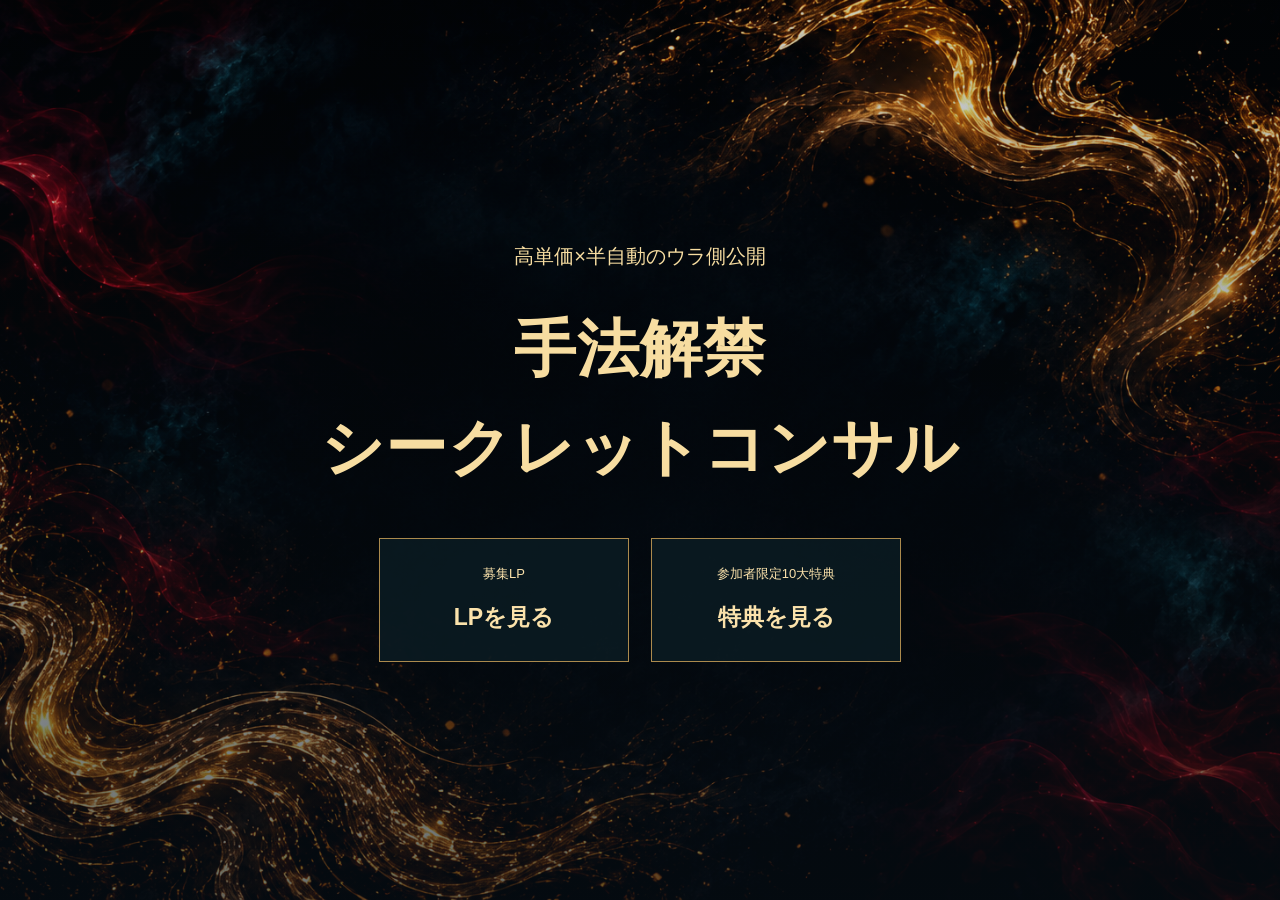
<file: index.html>
<!doctype html><html lang="ja"><head><meta charset="utf-8"><meta name="robots" content="noindex"><meta name="viewport" content="width=device-width,initial-scale=1"><link rel="icon" href="data:,"><title>シークレットコンサル</title><link rel="stylesheet" href="style.css"><link rel="stylesheet" href="finished.css?v=4d8e877507"></head><body class="library-page"><main class="submission-home"><p>高単価×半自動のウラ側公開</p><h1>手法解禁<br>シークレットコンサル</h1><div class="submission-links"><a href="lp.html"><span>募集LP</span><strong>LPを見る</strong></a><a href="bonuses.html"><span>参加者限定10大特典</span><strong>特典を見る</strong></a></div></main></body></html>
</file>
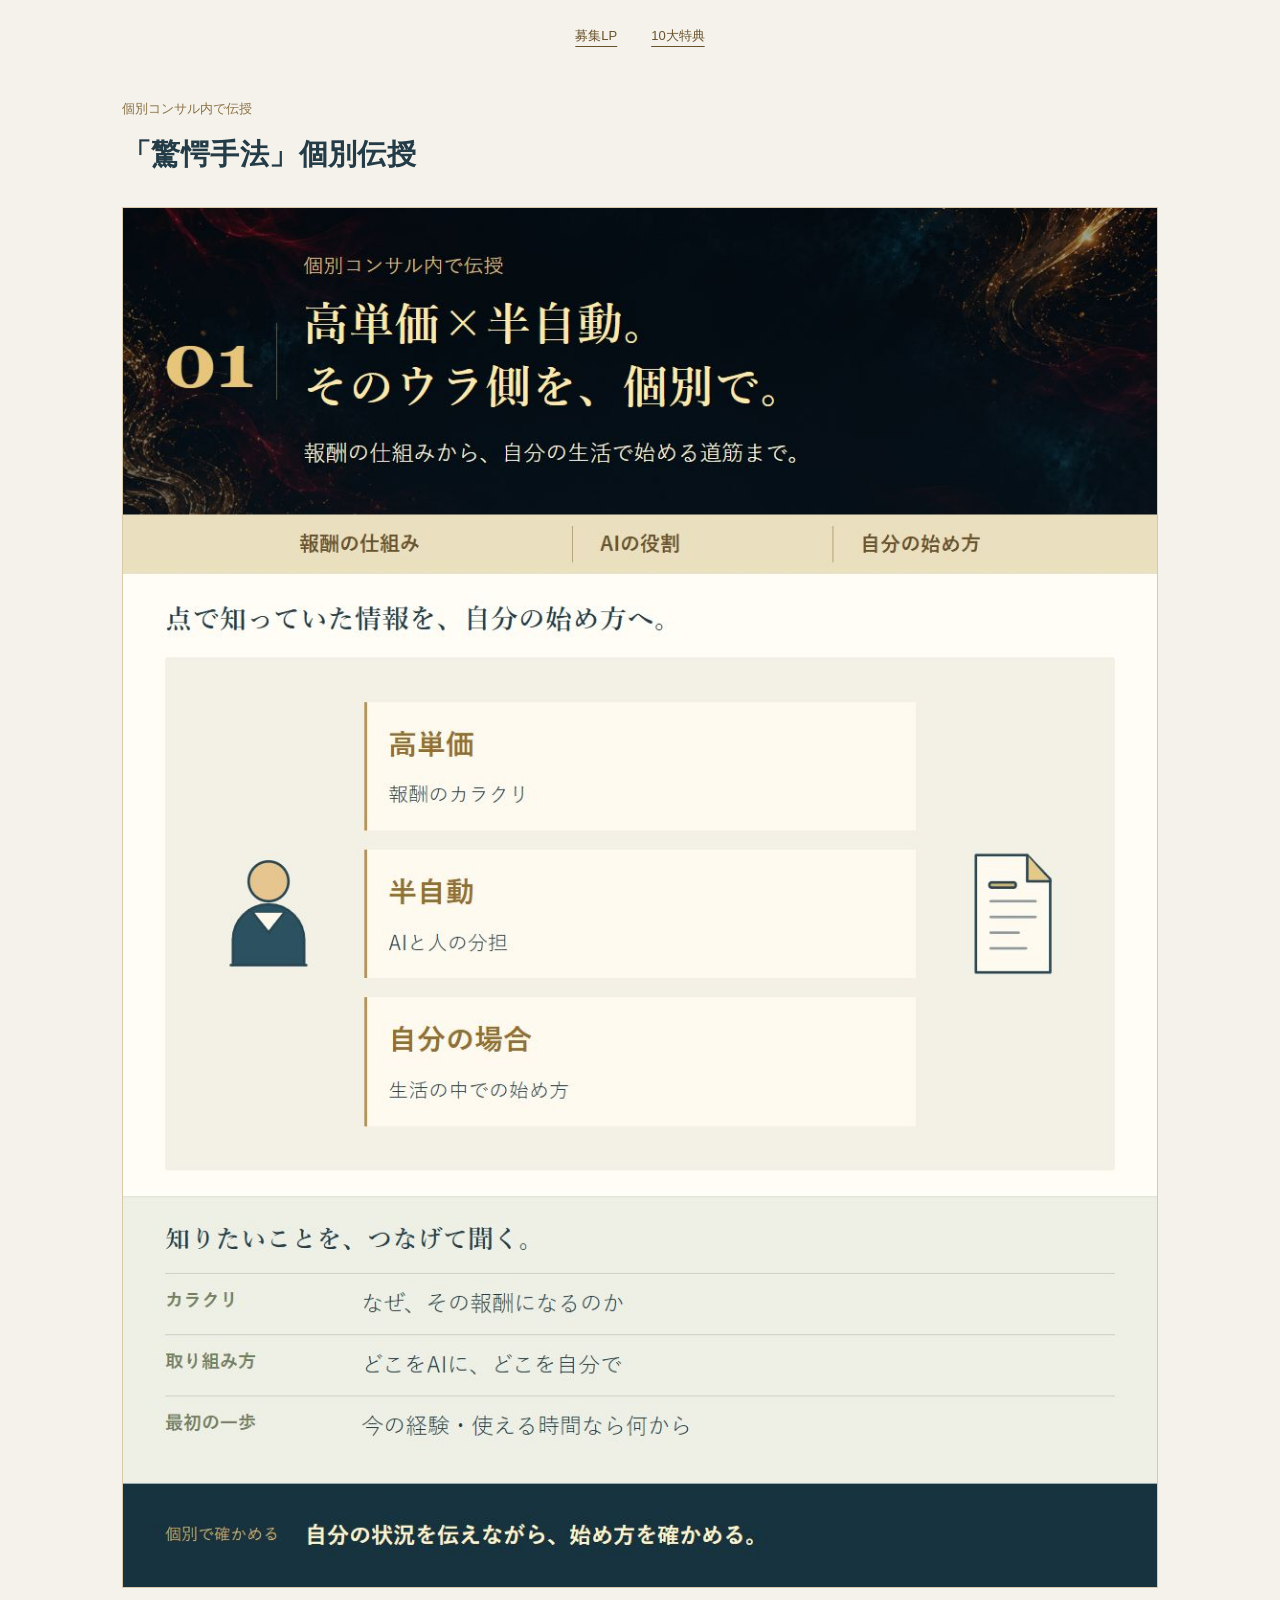
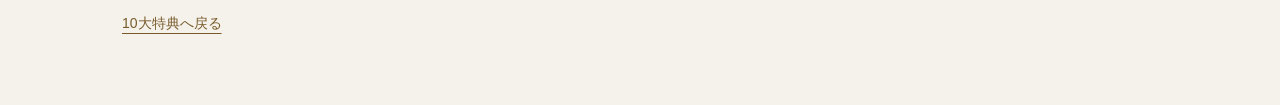
<file: 01.html>
<!doctype html><html lang="ja"><head><meta charset="utf-8"><meta name="robots" content="noindex"><meta name="viewport" content="width=device-width,initial-scale=1"><link rel="icon" href="data:,"><title>「驚愕手法」個別伝授</title><link rel="stylesheet" href="style.css"><link rel="stylesheet" href="finished.css?v=4d8e877507"></head><body class="library-page"><nav class="deliver-nav"><a href="lp.html">募集LP</a><a href="bonuses.html">10大特典</a></nav><main class="single-sheet"><header><p>個別コンサル内で伝授</p><h1>「驚愕手法」個別伝授</h1></header><a href="完成イメージ/01.png" target="_blank"><img src="完成イメージ/01.png" alt="「驚愕手法」個別伝授" width="1080" height="1440"></a><div class="single-actions"><a href="bonuses.html">10大特典へ戻る</a></div></main></body></html>
</file>
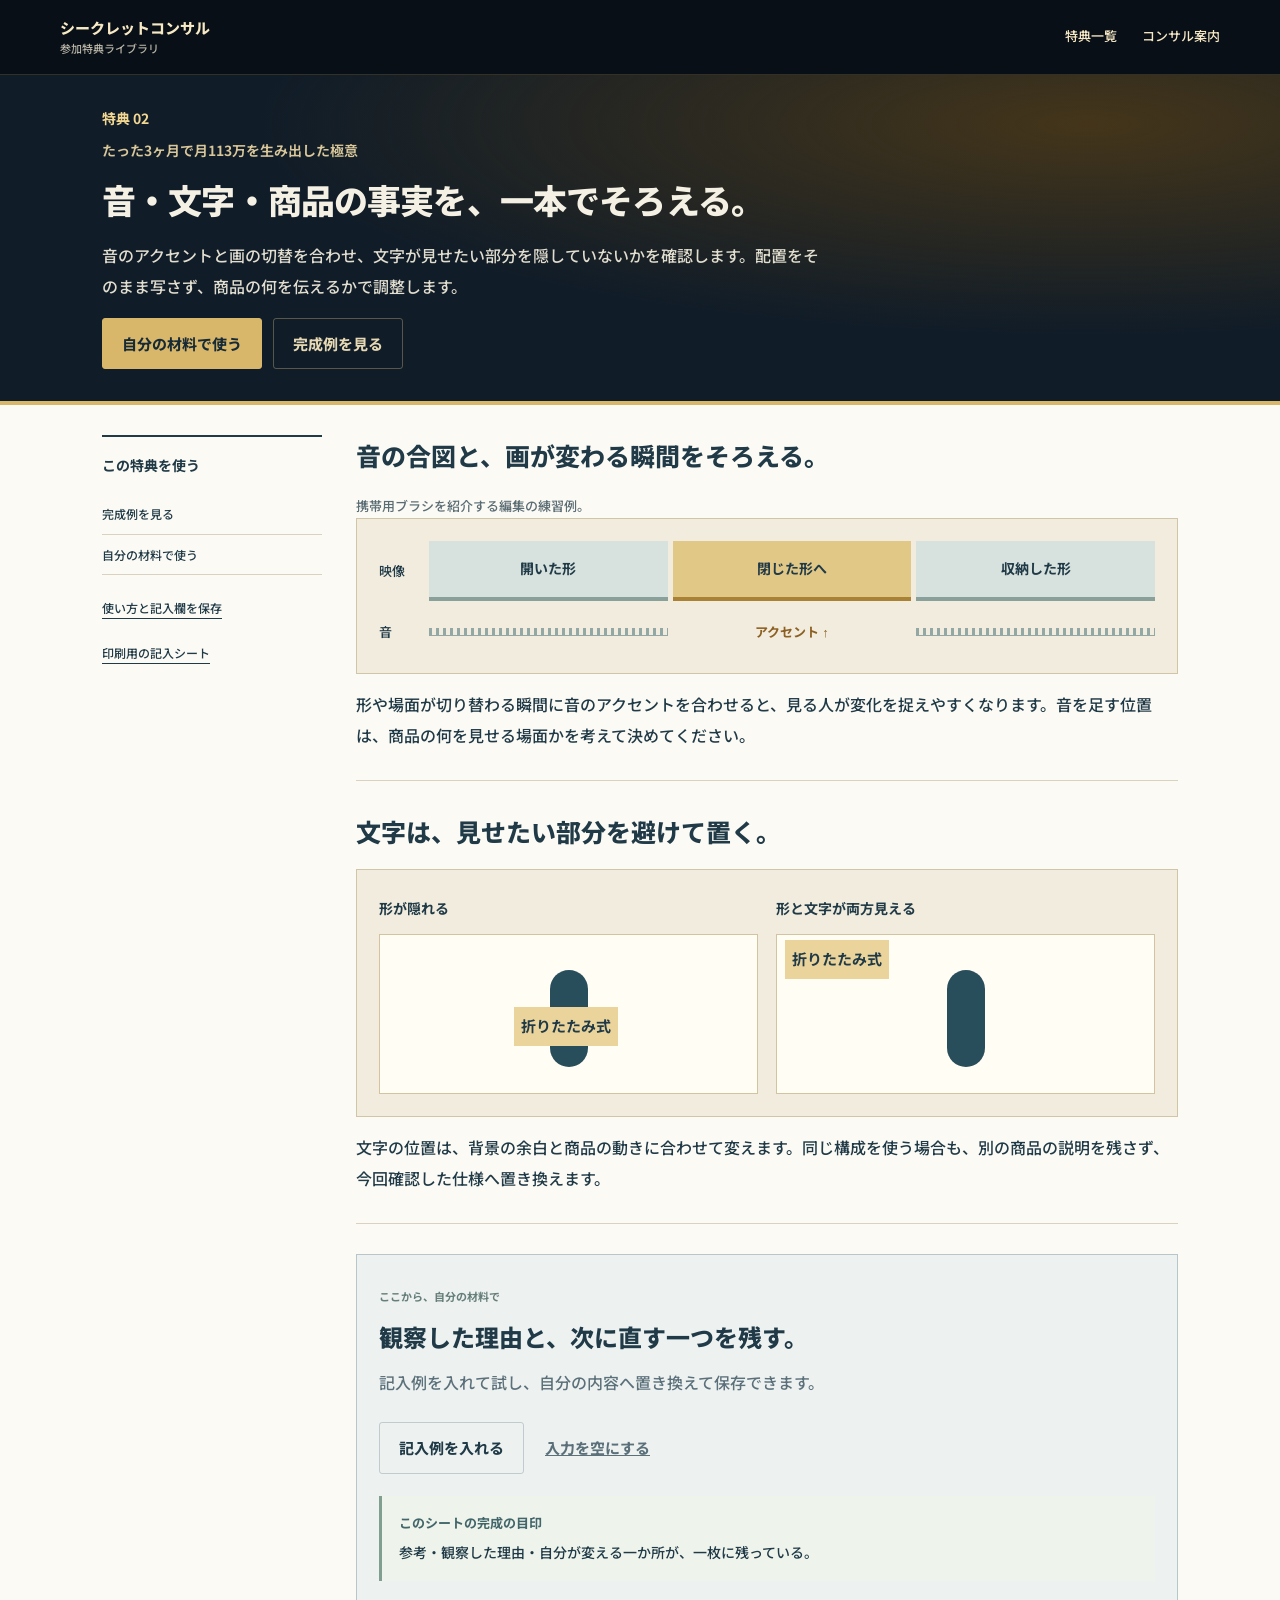
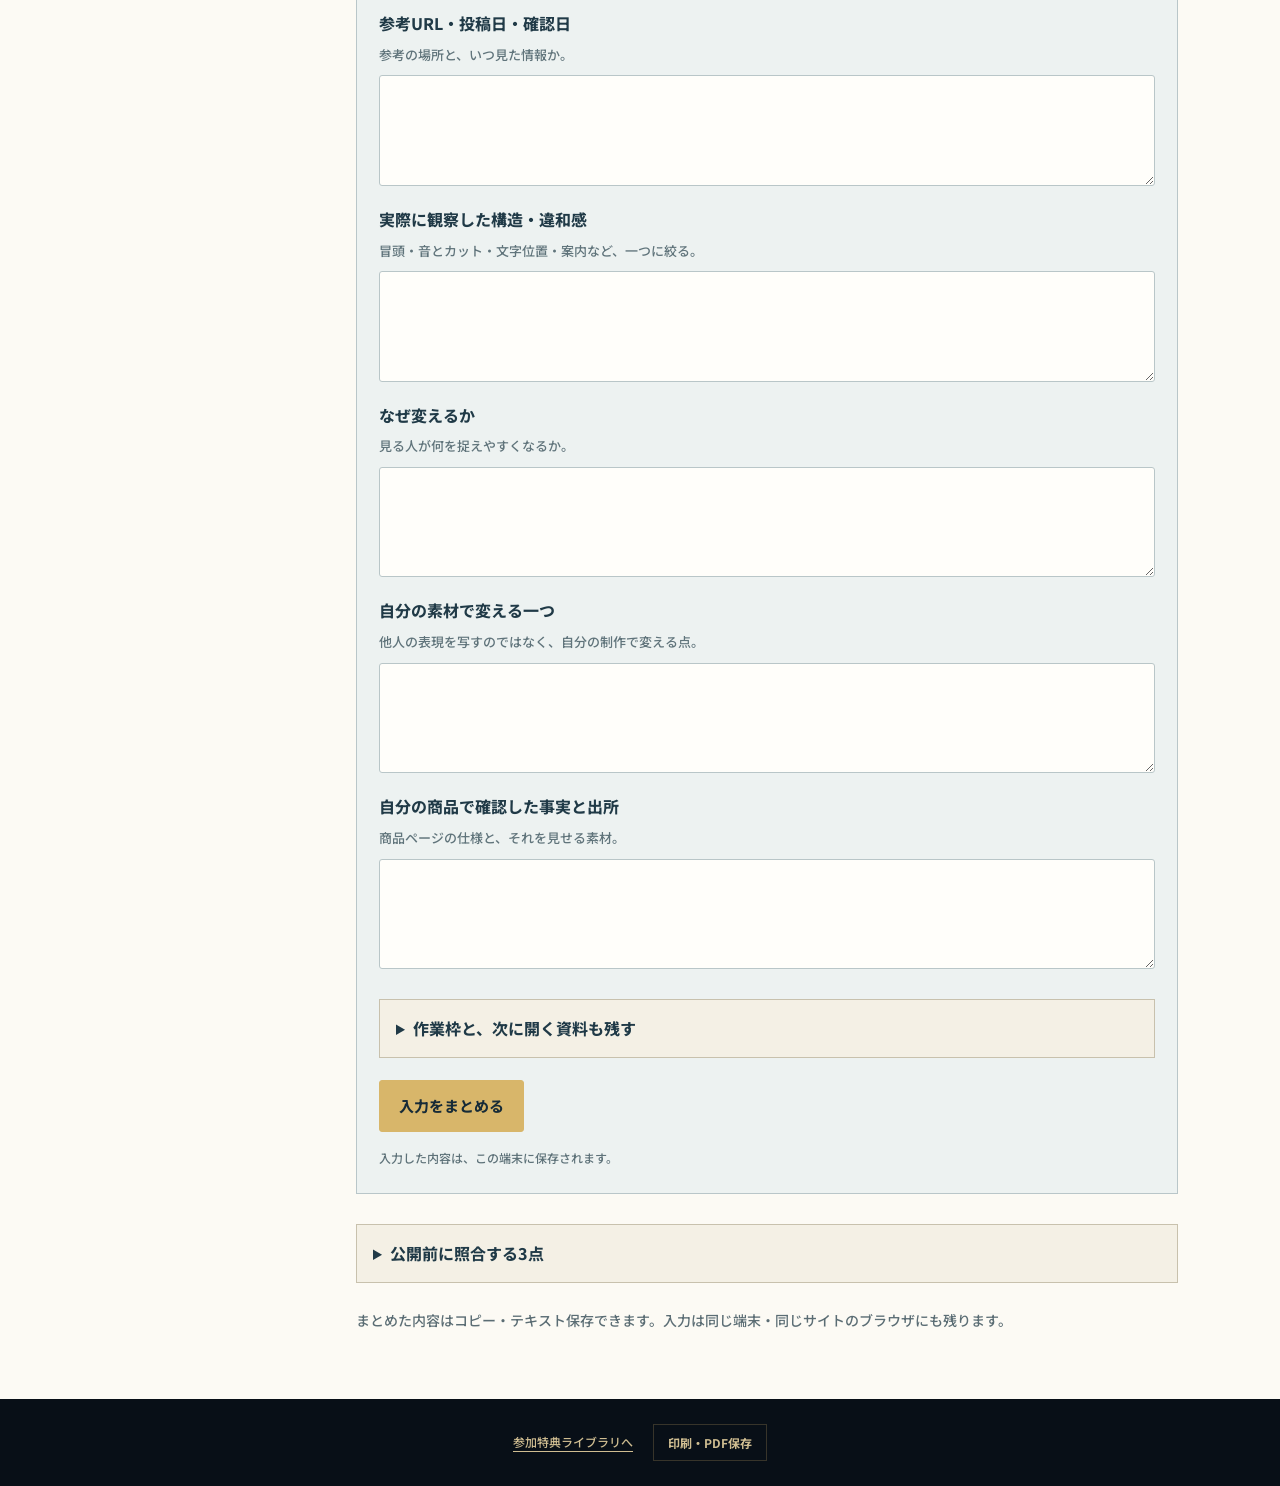
<file: 02.html>
<!DOCTYPE html>

<html lang="ja"><head><meta charset="utf-8"><meta content="noindex" name="robots"><meta content="width=device-width,initial-scale=1" name="viewport"><link href="data:," rel="icon"><title>たった3ヶ月で月113万を生み出した極意｜参加特典</title><link href="bonus.css?v=6771149184" rel="stylesheet"></head><body class="bonus-page v35 v37" data-volume="02"><header class="bonus-nav"><a class="bonus-brand" href="bonuses.html">シークレットコンサル<span>参加特典ライブラリ</span></a><nav aria-label="ページ"><a href="bonuses.html">特典一覧</a><a href="lp.html">コンサル案内</a></nav></header><header class="bonus-hero"><div class="bonus-hero-inner"><div><p class="volume-label">特典 02</p><p class="official-bonus-title">たった3ヶ月で月113万を生み出した極意</p><h1>音・文字・商品の事実を、一本でそろえる。</h1><p class="bonus-lead">音のアクセントと画の切替を合わせ、文字が見せたい部分を隠していないかを確認します。配置をそのまま写さず、商品の何を伝えるかで調整します。</p><div class="hero-buttons"><a class="primary" href="#practice">自分の材料で使う</a><a class="secondary" href="#finished">完成例を見る</a></div></div></div></header><main class="bonus-layout"><aside class="bonus-aside"><nav aria-label="この資料の目次"><strong>この特典を使う</strong><a href="#finished">完成例を見る</a><a href="#practice">自分の材料で使う</a></nav><a class="download-link" download href="downloads/02_使い方と記入例.txt">使い方と記入欄を保存</a><a class="download-link" href="workbook.html#sheet-02">印刷用の記入シート</a></aside><article><section class="v35-section" id="finished"><header><h2>音の合図と、画が変わる瞬間をそろえる。</h2></header><p class="v35-note">携帯用ブラシを紹介する編集の練習例。</p><figure aria-label="音と映像の変化をそろえる編集例" class="v35-edit-film"><div class="v35-film-row"><span>映像</span><b>開いた形</b><b class="accent">閉じた形へ</b><b>収納した形</b></div><div class="v35-film-row audio"><span>音</span><i></i><b>アクセント &uarr;</b><i></i></div></figure><p>形や場面が切り替わる瞬間に音のアクセントを合わせると、見る人が変化を捉えやすくなります。音を足す位置は、商品の何を見せる場面かを考えて決めてください。</p></section><section class="v35-section" id="lesson-1"><header><h2>文字は、見せたい部分を避けて置く。</h2></header><figure aria-label="商品の形を文字で隠す例と余白に置く例" class="v37-caption-compare"><div><span>形が隠れる</span><div class="v37-product-frame"><i></i><b class="bad">折りたたみ式</b></div></div><div><span>形と文字が両方見える</span><div class="v37-product-frame"><i></i><b class="good">折りたたみ式</b></div></div></figure><p>文字の位置は、背景の余白と商品の動きに合わせて変えます。同じ構成を使う場合も、別の商品の説明を残さず、今回確認した仕様へ置き換えます。</p></section><section class="practice v35-practice" id="practice"><header><span>ここから、自分の材料で</span><h2>観察した理由と、次に直す一つを残す。</h2><p>記入例を入れて試し、自分の内容へ置き換えて保存できます。</p></header><form data-tool="plan" data-volume="02"><div class="form-toolbar"><button class="secondary" data-example type="button">記入例を入れる</button><button class="quiet" data-clear type="button">入力を空にする</button></div><div class="form-guide"><b>このシートの完成の目印</b>参考・観察した理由・自分が変える一か所が、一枚に残っている。</div><div class="v32-extra-fields"><h3>観察から、自分の改善へ</h3><label class="field"><span>参考URL・投稿日・確認日<small>参考の場所と、いつ見た情報か。</small></span><textarea data-v32-field="参考URL・投稿日・確認日" name="watchUrl" rows="3"></textarea></label><label class="field"><span>実際に観察した構造・違和感<small>冒頭・音とカット・文字位置・案内など、一つに絞る。</small></span><textarea data-v32-field="実際に観察した構造・違和感" name="observed" rows="3"></textarea></label><label class="field"><span>なぜ変えるか<small>見る人が何を捉えやすくなるか。</small></span><textarea data-v32-field="なぜ変えるか" name="whyChange" rows="3"></textarea></label><label class="field"><span>自分の素材で変える一つ<small>他人の表現を写すのではなく、自分の制作で変える点。</small></span><textarea data-v32-field="自分の素材で変える一つ" name="ownChange" rows="3"></textarea></label><label class="field"><span>自分の商品で確認した事実と出所<small>商品ページの仕様と、それを見せる素材。</small></span><textarea data-v32-field="自分の商品で確認した事実と出所" name="confirmedFacts" rows="3"></textarea></label></div><details class="v35-more" data-v35-group="slot"><summary>作業枠と、次に開く資料も残す</summary><label class="field"><span>使える曜日・時間帯</span><input name="slot" type="text" value><small>例：水曜の夕食後に20分</small></label><label class="field"><span>その枠で終わらせること</span><textarea name="finish" rows="3"></textarea><small>時間ではなく、何ができたら終わりか。</small></label><label class="field"><span>先に用意するもの</span><textarea name="materials" rows="3"></textarea></label><label class="field"><span>次回は、何を開いて何から始める？</span><textarea name="restart" rows="3"></textarea></label></details><button class="primary" type="submit">入力をまとめる</button><p class="tool-status" data-tool-status role="status">入力した内容は、この端末に保存されます。</p><div class="output-panel" hidden><h3>作成した内容</h3><div aria-live="polite" class="form-result-review" data-result-review hidden></div><textarea aria-label="作成した内容" data-output rows="12"></textarea><div class="output-actions"><button class="secondary" data-copy type="button">コピー</button><button class="secondary" data-download type="button">テキストで保存</button></div></div></form></section><details class="v35-more"><summary>公開前に照合する3点</summary><div><ol><li>音の合図と映像の切替が、意図した位置で合っているか。</li><li>文字で商品の形や必要な動きを隠していないか。</li><li>原稿の仕様・価格・条件が、確認した商品情報と合っているか。</li></ol><p>一度に全部を変えず、観察した理由と、次に直す一か所を下のシートへ残します。</p></div></details><p class="v35-finish">まとめた内容はコピー・テキスト保存できます。入力は同じ端末・同じサイトのブラウザにも残ります。</p></article></main><footer class="bonus-footer"><a href="bonuses.html">参加特典ライブラリへ</a><button data-print type="button">印刷・PDF保存</button></footer><script src="bonus-data.js?v=8fbbe5a4d1"></script><script src="bonus.js?v=cd6a67eec6"></script></body></html>
</file>
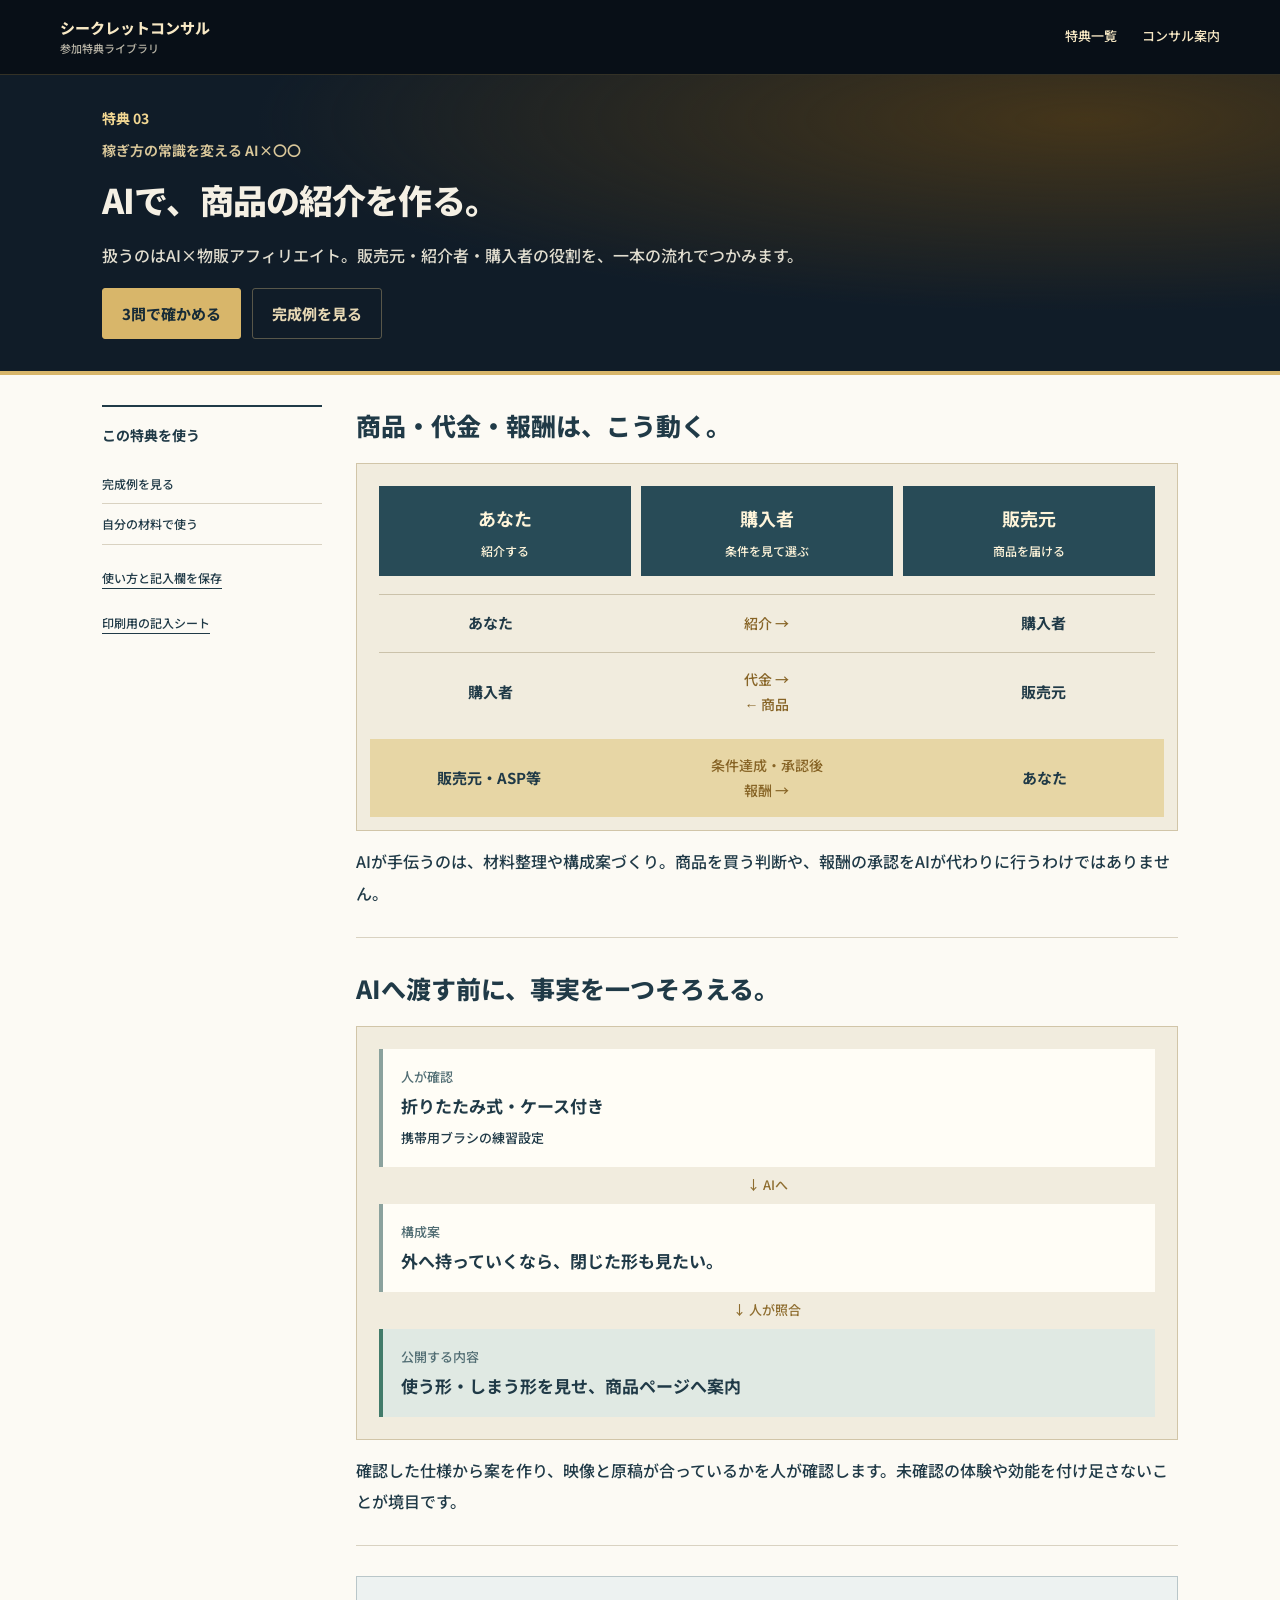
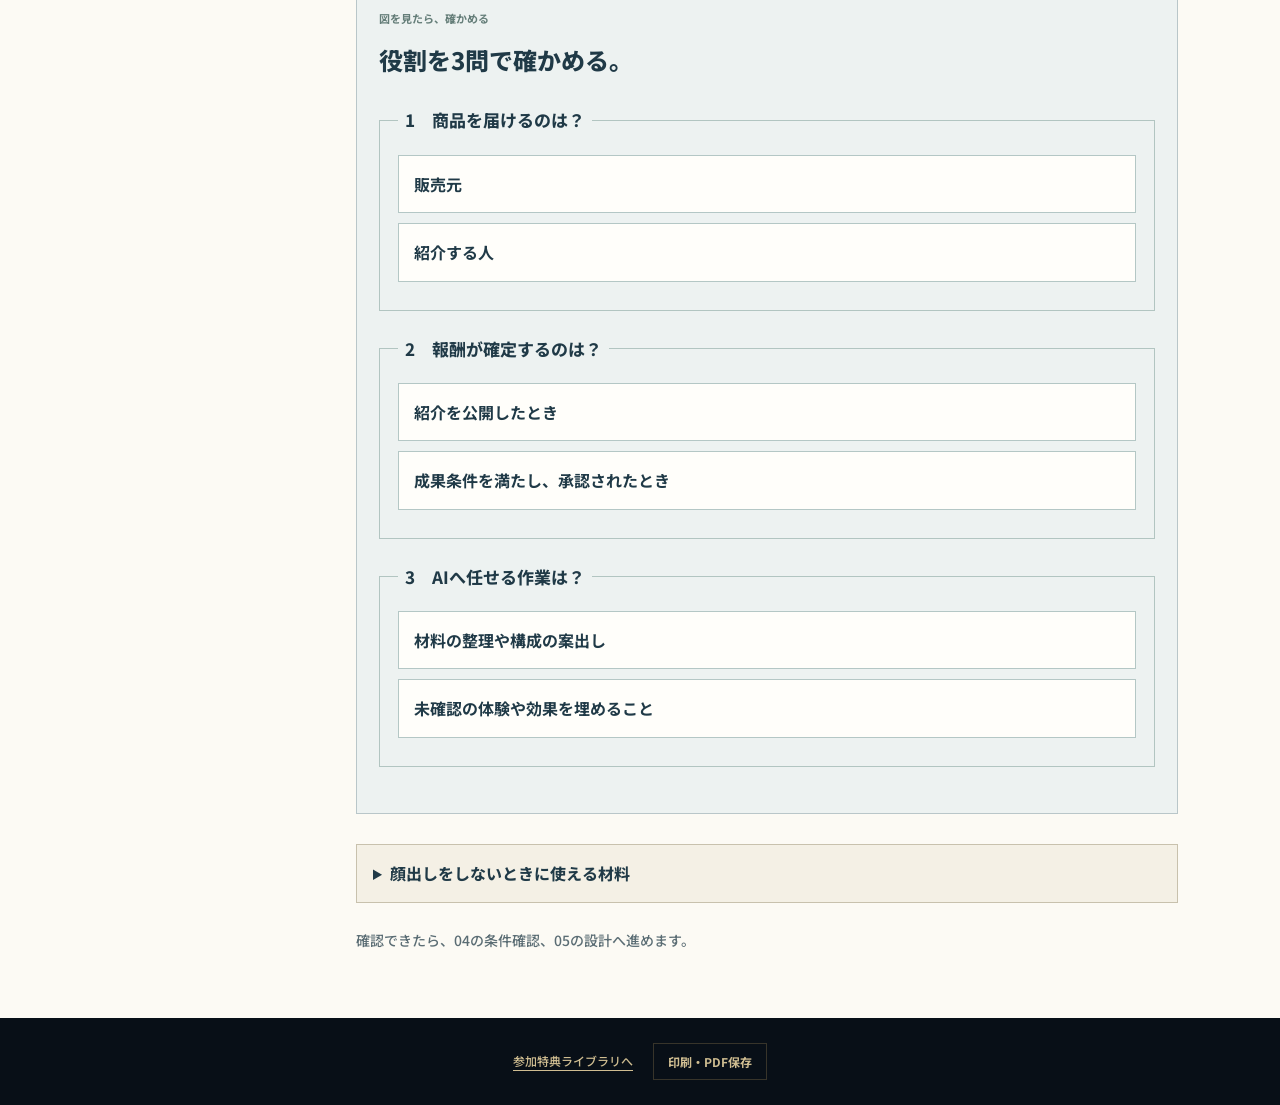
<file: 03.html>
<!DOCTYPE html>

<html lang="ja"><head><meta charset="utf-8"><meta content="noindex" name="robots"><meta content="width=device-width,initial-scale=1" name="viewport"><link href="data:," rel="icon"><title>稼ぎ方の常識を変える AI&times;〇〇｜参加特典</title><link href="bonus.css?v=6771149184" rel="stylesheet"></head><body class="bonus-page v35 v37" data-volume="03"><header class="bonus-nav"><a class="bonus-brand" href="bonuses.html">シークレットコンサル<span>参加特典ライブラリ</span></a><nav aria-label="ページ"><a href="bonuses.html">特典一覧</a><a href="lp.html">コンサル案内</a></nav></header><header class="bonus-hero"><div class="bonus-hero-inner"><div><p class="volume-label">特典 03</p><p class="official-bonus-title">稼ぎ方の常識を変える AI&times;〇〇</p><h1>AIで、商品の紹介を作る。</h1><p class="bonus-lead">扱うのはAI&times;物販アフィリエイト。販売元・紹介者・購入者の役割を、一本の流れでつかみます。</p><div class="hero-buttons"><a class="primary" href="#practice">3問で確かめる</a><a class="secondary" href="#finished">完成例を見る</a></div></div></div></header><main class="bonus-layout"><aside class="bonus-aside"><nav aria-label="この資料の目次"><strong>この特典を使う</strong><a href="#finished">完成例を見る</a><a href="#practice">自分の材料で使う</a></nav><a class="download-link" download href="downloads/03_使い方と記入例.txt">使い方と記入欄を保存</a><a class="download-link" href="workbook.html#sheet-03">印刷用の記入シート</a></aside><article><section class="v35-section" id="finished"><header><h2>商品・代金・報酬は、こう動く。</h2></header><figure aria-label="販売元、購入者、紹介するあなたの関係" class="v35-money"><div class="v35-parties"><b>あなた<small>紹介する</small></b><b>購入者<small>条件を見て選ぶ</small></b><b>販売元<small>商品を届ける</small></b></div><div class="v35-money-row"><span>あなた</span><i>紹介 &rarr;</i><span>購入者</span></div><div class="v35-money-row"><span>購入者</span><i>代金 &rarr;<br>&larr; 商品</i><span>販売元</span></div><div class="v35-money-row reward"><span>販売元・ASP等</span><i>条件達成・承認後<br>報酬 &rarr;</i><span>あなた</span></div></figure><p>AIが手伝うのは、材料整理や構成案づくり。商品を買う判断や、報酬の承認をAIが代わりに行うわけではありません。</p></section><section class="v35-section" id="lesson-1"><header><h2>AIへ渡す前に、事実を一つそろえる。</h2></header><figure class="v35-input-output"><div><span>人が確認</span><b>折りたたみ式・ケース付き</b><small>携帯用ブラシの練習設定</small></div><i>&darr; AIへ</i><div><span>構成案</span><b>外へ持っていくなら、閉じた形も見たい。</b></div><i>&darr; 人が照合</i><div class="done"><span>公開する内容</span><b>使う形・しまう形を見せ、商品ページへ案内</b></div></figure><p>確認した仕様から案を作り、映像と原稿が合っているかを人が確認します。未確認の体験や効能を付け足さないことが境目です。</p></section><section class="practice v35-practice" id="practice"><header><span>図を見たら、確かめる</span><h2>役割を3問で確かめる。</h2></header><div class="knowledge-check"><fieldset><legend>1　商品を届けるのは？</legend><button data-feedback="商品と販売ページを用意するのは販売元。紹介する人は、選ぶための情報を伝えます。" data-quiz-answer="true" type="button">販売元</button><button data-feedback="紹介する人の主な役割は、商品の判断材料を伝えることです。" data-quiz-answer="false" type="button">紹介する人</button><p aria-live="polite" class="quiz-feedback"></p></fieldset><fieldset><legend>2　報酬が確定するのは？</legend><button data-feedback="公開だけで確定するわけではありません。案件の成果条件と承認を確認します。" data-quiz-answer="false" type="button">紹介を公開したとき</button><button data-feedback="発生・確定・入金を分けて見ると、お金の流れを追いやすくなります。" data-quiz-answer="true" type="button">成果条件を満たし、承認されたとき</button><p aria-live="polite" class="quiz-feedback"></p></fieldset><fieldset><legend>3　AIへ任せる作業は？</legend><button data-feedback="相手と商品の事実をそろえたうえで、整理や案出しを手伝ってもらいます。" data-quiz-answer="true" type="button">材料の整理や構成の案出し</button><button data-feedback="未確認のことは想像で埋めず、確認する項目へ残します。" data-quiz-answer="false" type="button">未確認の体験や効果を埋めること</button><p aria-live="polite" class="quiz-feedback"></p></fieldset></div></section><details class="v35-more"><summary>顔出しをしないときに使える材料</summary><div><p>商品そのもの、手元、形や動き、確認できる仕様を使います。顔出しの有無から決めるより、何を見せれば選ぶ人が判断できるかを先に考えます。</p></div></details><p class="v35-finish">確認できたら、04の条件確認、05の設計へ進めます。</p></article></main><footer class="bonus-footer"><a href="bonuses.html">参加特典ライブラリへ</a><button data-print type="button">印刷・PDF保存</button></footer><script src="bonus-data.js?v=8fbbe5a4d1"></script><script src="bonus.js?v=cd6a67eec6"></script></body></html>
</file>
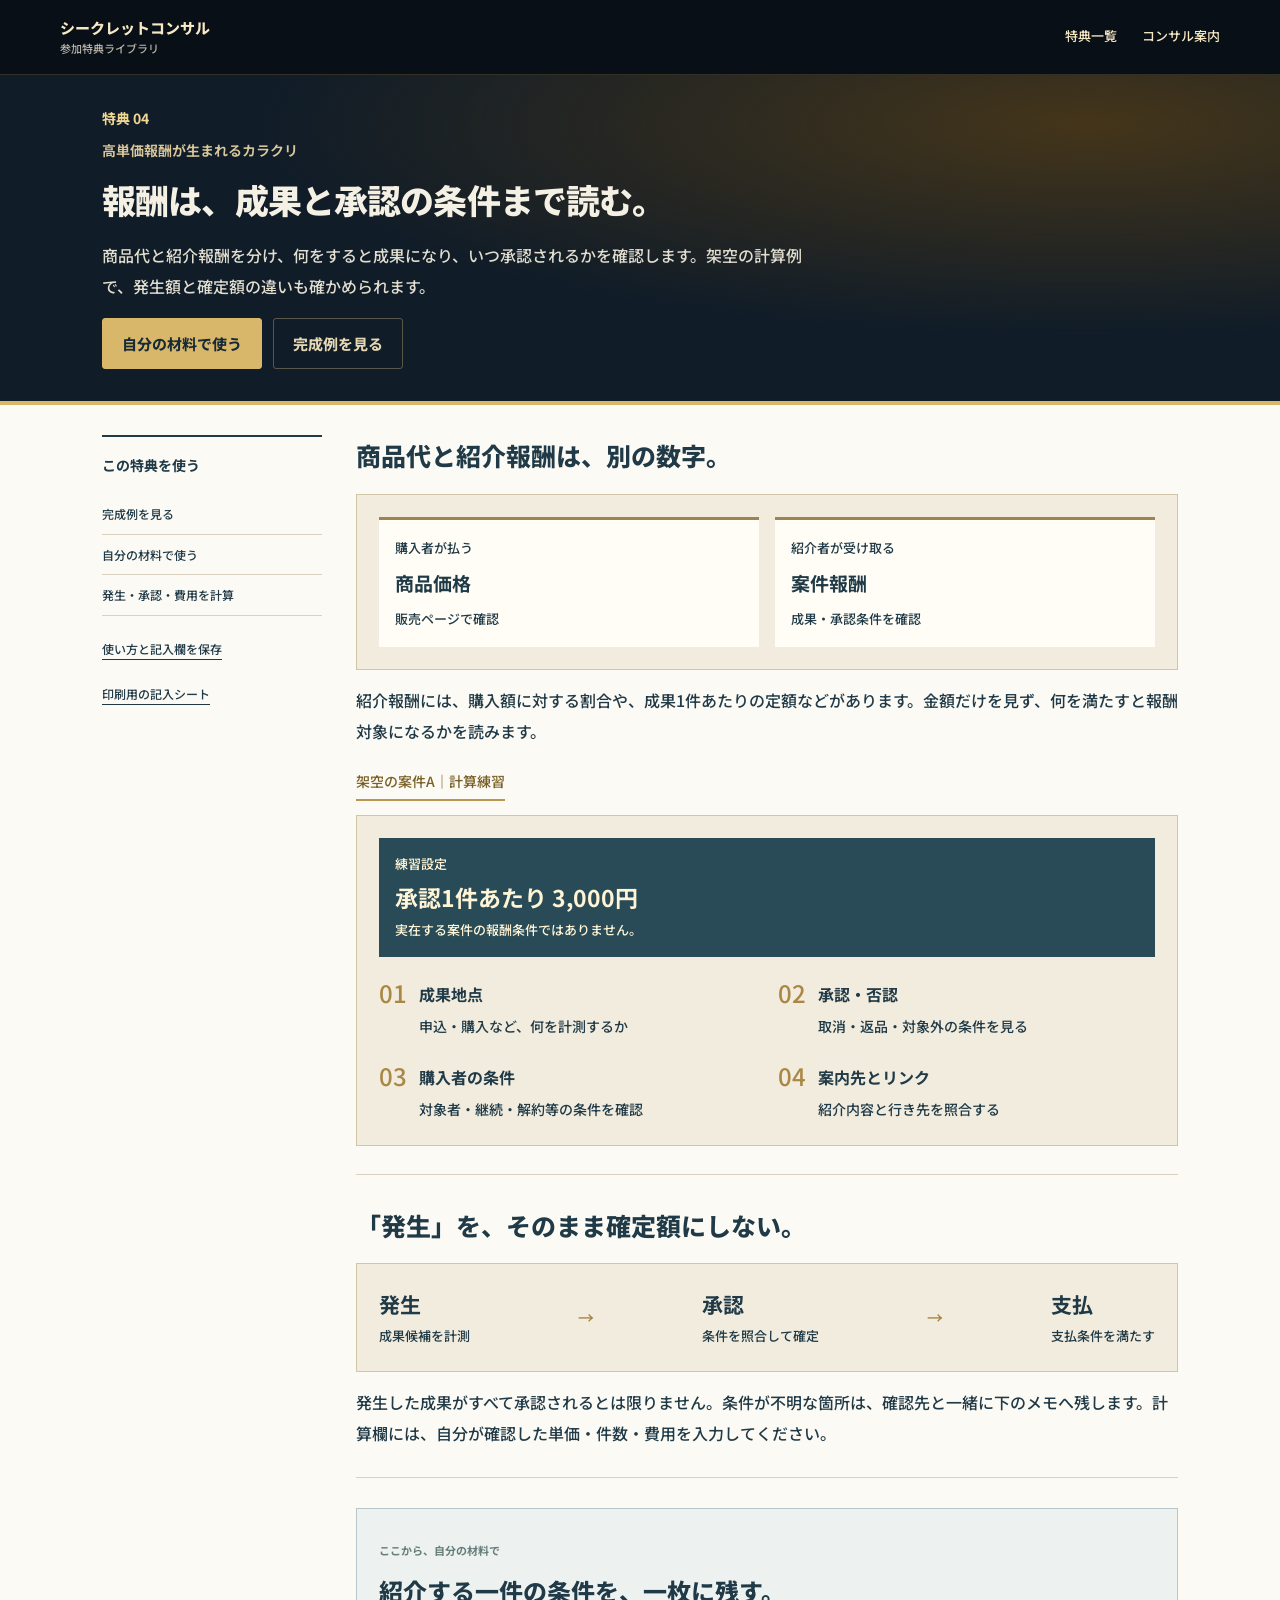
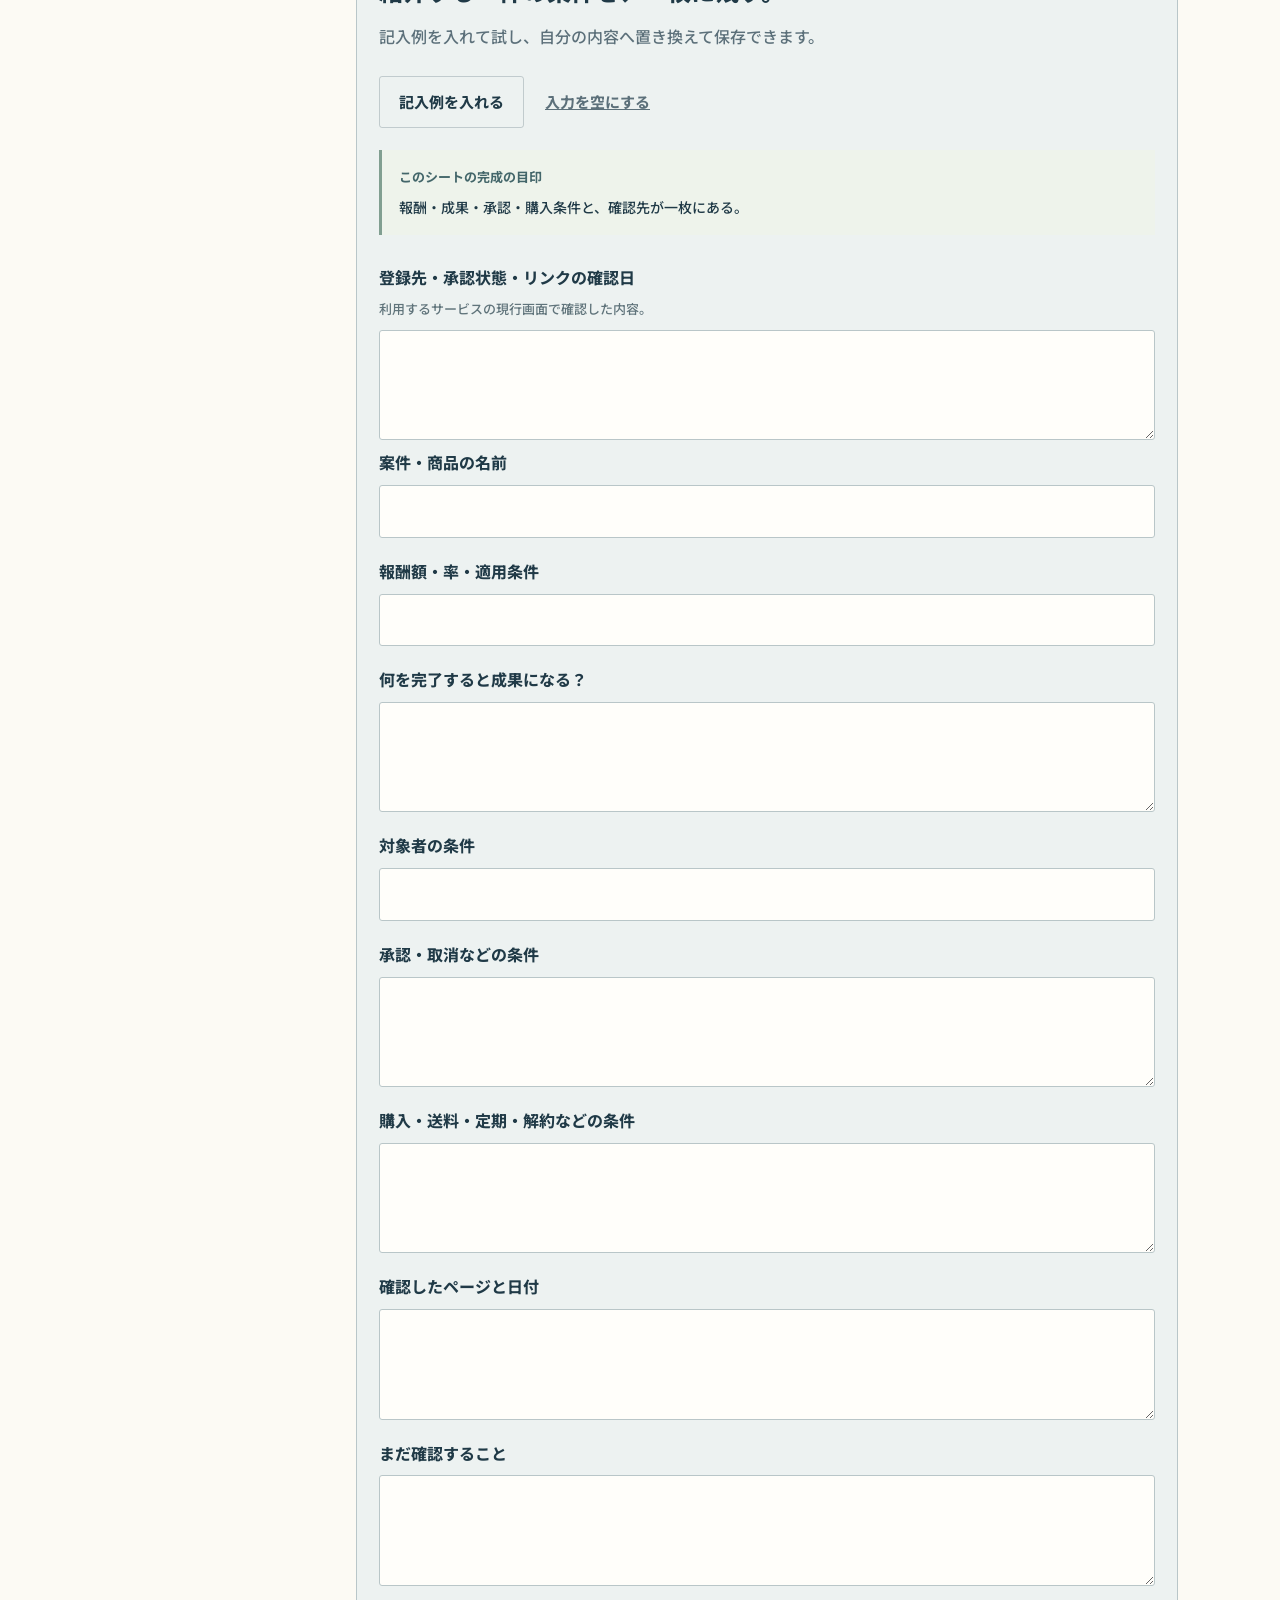
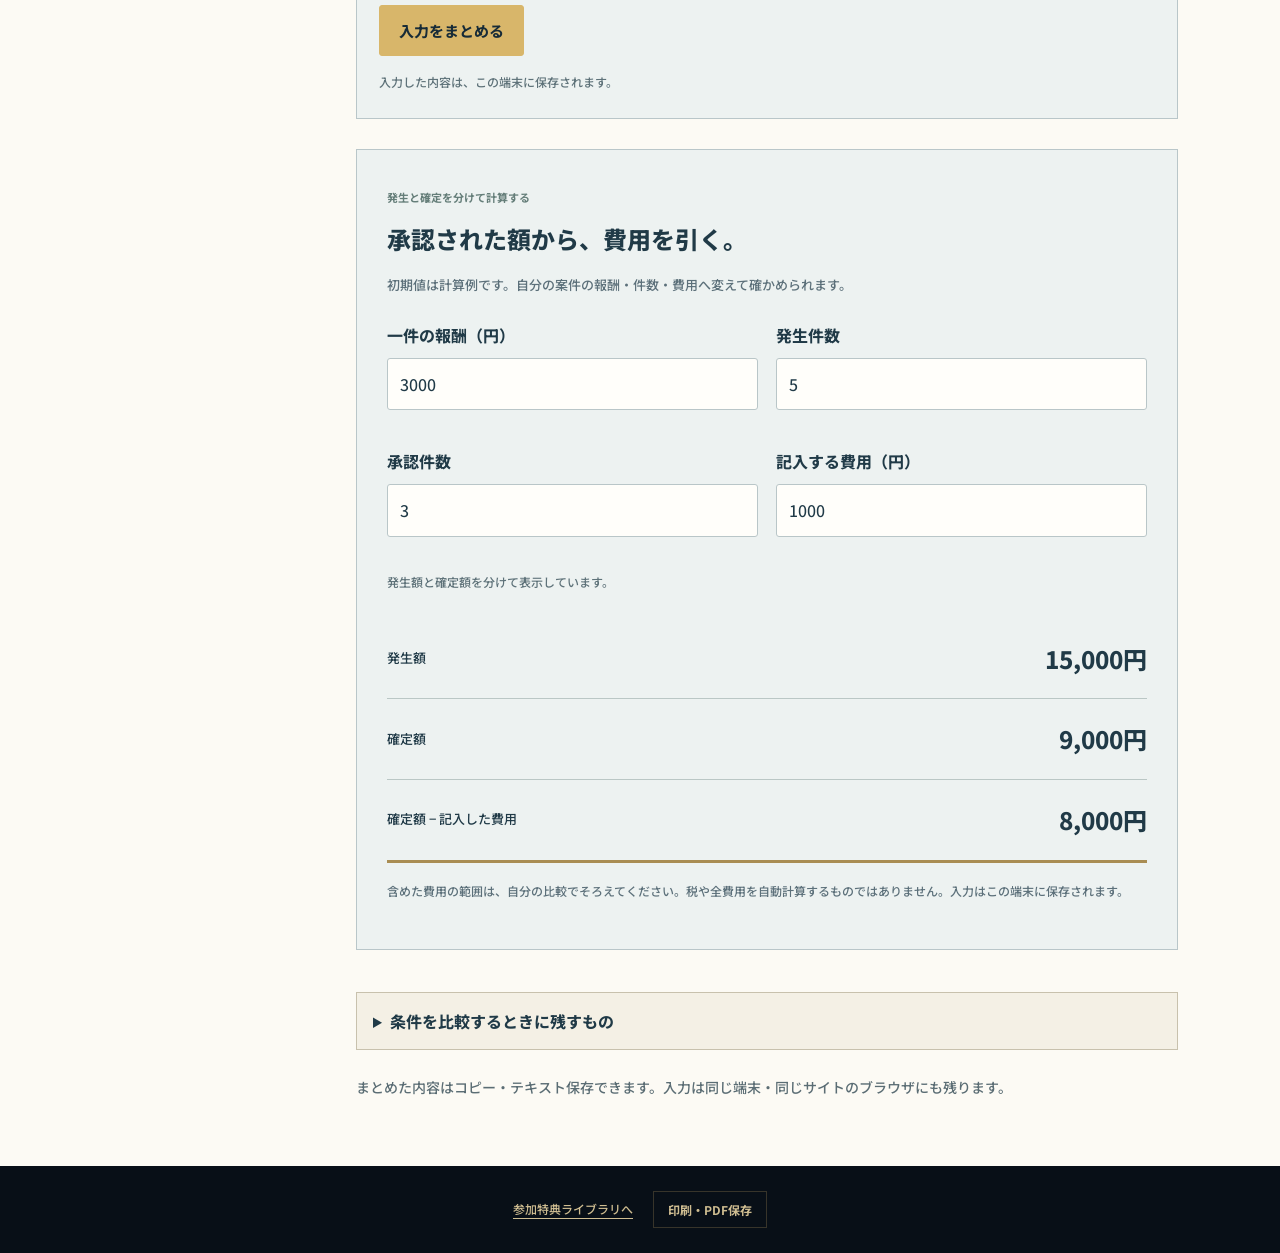
<file: 04.html>
<!DOCTYPE html>

<html lang="ja"><head><meta charset="utf-8"><meta content="noindex" name="robots"><meta content="width=device-width,initial-scale=1" name="viewport"><link href="data:," rel="icon"><title>高単価報酬が生まれるカラクリ｜参加特典</title><link href="bonus.css?v=6771149184" rel="stylesheet"></head><body class="bonus-page v35 v37" data-volume="04"><header class="bonus-nav"><a class="bonus-brand" href="bonuses.html">シークレットコンサル<span>参加特典ライブラリ</span></a><nav aria-label="ページ"><a href="bonuses.html">特典一覧</a><a href="lp.html">コンサル案内</a></nav></header><header class="bonus-hero"><div class="bonus-hero-inner"><div><p class="volume-label">特典 04</p><p class="official-bonus-title">高単価報酬が生まれるカラクリ</p><h1>報酬は、成果と承認の条件まで読む。</h1><p class="bonus-lead">商品代と紹介報酬を分け、何をすると成果になり、いつ承認されるかを確認します。架空の計算例で、発生額と確定額の違いも確かめられます。</p><div class="hero-buttons"><a class="primary" href="#practice">自分の材料で使う</a><a class="secondary" href="#finished">完成例を見る</a></div></div></div></header><main class="bonus-layout"><aside class="bonus-aside"><nav aria-label="この資料の目次"><strong>この特典を使う</strong><a href="#finished">完成例を見る</a><a href="#practice">自分の材料で使う</a><a href="#calculate">発生・承認・費用を計算</a></nav><a class="download-link" download href="downloads/04_使い方と記入例.txt">使い方と記入欄を保存</a><a class="download-link" href="workbook.html#sheet-04">印刷用の記入シート</a></aside><article><section class="v35-section" id="finished"><header><h2>商品代と紹介報酬は、別の数字。</h2></header><figure aria-label="商品代と紹介報酬の確認先" class="v35-price-reward"><div><span>購入者が払う</span><b>商品価格</b><small>販売ページで確認</small></div><div><span>紹介者が受け取る</span><b>案件報酬</b><small>成果・承認条件を確認</small></div></figure><p>紹介報酬には、購入額に対する割合や、成果1件あたりの定額などがあります。金額だけを見ず、何を満たすと報酬対象になるかを読みます。</p><div class="v35-case-label">架空の案件A｜計算練習</div><figure aria-label="架空の定額報酬と承認件数の計算例" class="v35-offer-map"><div class="v35-offer-fact"><span>練習設定</span><b>承認1件あたり 3,000円</b><small>実在する案件の報酬条件ではありません。</small></div><ol class="v35-steps"><li><span>01</span><div><b>成果地点</b><p>申込・購入など、何を計測するか</p></div></li><li><span>02</span><div><b>承認・否認</b><p>取消・返品・対象外の条件を見る</p></div></li><li><span>03</span><div><b>購入者の条件</b><p>対象者・継続・解約等の条件を確認</p></div></li><li><span>04</span><div><b>案内先とリンク</b><p>紹介内容と行き先を照合する</p></div></li></ol></figure></section><section class="v35-section" id="lesson-1"><header><h2>「発生」を、そのまま確定額にしない。</h2></header><figure class="v35-settlement"><div><b>発生</b><span>成果候補を計測</span></div><i>&rarr;</i><div><b>承認</b><span>条件を照合して確定</span></div><i>&rarr;</i><div><b>支払</b><span>支払条件を満たす</span></div></figure><p>発生した成果がすべて承認されるとは限りません。条件が不明な箇所は、確認先と一緒に下のメモへ残します。計算欄には、自分が確認した単価・件数・費用を入力してください。</p></section><section class="practice v35-practice" id="practice"><header><span>ここから、自分の材料で</span><h2>紹介する一件の条件を、一枚に残す。</h2><p>記入例を入れて試し、自分の内容へ置き換えて保存できます。</p></header><form data-tool="offer" data-volume="04"><div class="form-toolbar"><button class="secondary" data-example type="button">記入例を入れる</button><button class="quiet" data-clear type="button">入力を空にする</button></div><div class="form-guide"><b>このシートの完成の目印</b>報酬・成果・承認・購入条件と、確認先が一枚にある。</div><div class="v32-extra-fields"><h3>紹介前の設定も残す</h3><label class="field"><span>登録先・承認状態・リンクの確認日<small>利用するサービスの現行画面で確認した内容。</small></span><textarea data-v32-field="登録先・承認状態・リンクの確認日" name="accountMemo" rows="3"></textarea></label></div><label class="field"><span>案件・商品の名前</span><input name="product" type="text" value></label><label class="field"><span>報酬額・率・適用条件</span><input name="reward" type="text" value></label><label class="field"><span>何を完了すると成果になる？</span><textarea name="conversion" rows="3"></textarea></label><label class="field"><span>対象者の条件</span><input name="target" type="text" value></label><label class="field"><span>承認・取消などの条件</span><textarea name="approval" rows="3"></textarea></label><label class="field"><span>購入・送料・定期・解約などの条件</span><textarea name="purchase" rows="3"></textarea></label><label class="field"><span>確認したページと日付</span><textarea name="source" rows="3"></textarea></label><label class="field"><span>まだ確認すること</span><textarea name="unknown" rows="3"></textarea></label><button class="primary" type="submit">入力をまとめる</button><p class="tool-status" data-tool-status role="status">入力した内容は、この端末に保存されます。</p><div class="output-panel" hidden><h3>作成した内容</h3><div aria-live="polite" class="form-result-review" data-result-review hidden></div><textarea aria-label="作成した内容" data-output rows="12"></textarea><div class="output-actions"><button class="secondary" data-copy type="button">コピー</button><button class="secondary" data-download type="button">テキストで保存</button></div></div></form></section><section class="practice v32-calculator" id="calculate"><header><span>発生と確定を分けて計算する</span><h2>承認された額から、費用を引く。</h2><p>初期値は計算例です。自分の案件の報酬・件数・費用へ変えて確かめられます。</p></header><div data-reward-calculator><div class="v32-calc-inputs"><label class="field"><span>一件の報酬（円）</span><input min="0" name="unit" type="number" value="3000"></label><label class="field"><span>発生件数</span><input min="0" name="occurred" step="1" type="number" value="5"></label><label class="field"><span>承認件数</span><input min="0" name="approved" step="1" type="number" value="3"></label><label class="field"><span>記入する費用（円）</span><input min="0" name="cost" type="number" value="1000"></label></div><p class="tool-status" data-calc-status role="status"></p><dl class="v32-calc-results"><div><dt>発生額</dt><dd data-calc="occurred">&mdash;</dd></div><div><dt>確定額</dt><dd data-calc="approved">&mdash;</dd></div><div><dt>確定額 &minus; 記入した費用</dt><dd data-calc="balance">&mdash;</dd></div></dl><p class="v32-note">含めた費用の範囲は、自分の比較でそろえてください。税や全費用を自動計算するものではありません。入力はこの端末に保存されます。</p></div></section><details class="v35-more"><summary>条件を比較するときに残すもの</summary><div><p>案件名、適用される単価、成果地点、対象者、承認・否認条件、購入条件、確認先と日付を一組で残します。確認できていない項目を、一般的な条件だと決めつけて埋めないでください。</p></div></details><p class="v35-finish">まとめた内容はコピー・テキスト保存できます。入力は同じ端末・同じサイトのブラウザにも残ります。</p></article></main><footer class="bonus-footer"><a href="bonuses.html">参加特典ライブラリへ</a><button data-print type="button">印刷・PDF保存</button></footer><script src="bonus-data.js?v=8fbbe5a4d1"></script><script src="bonus.js?v=cd6a67eec6"></script></body></html>
</file>
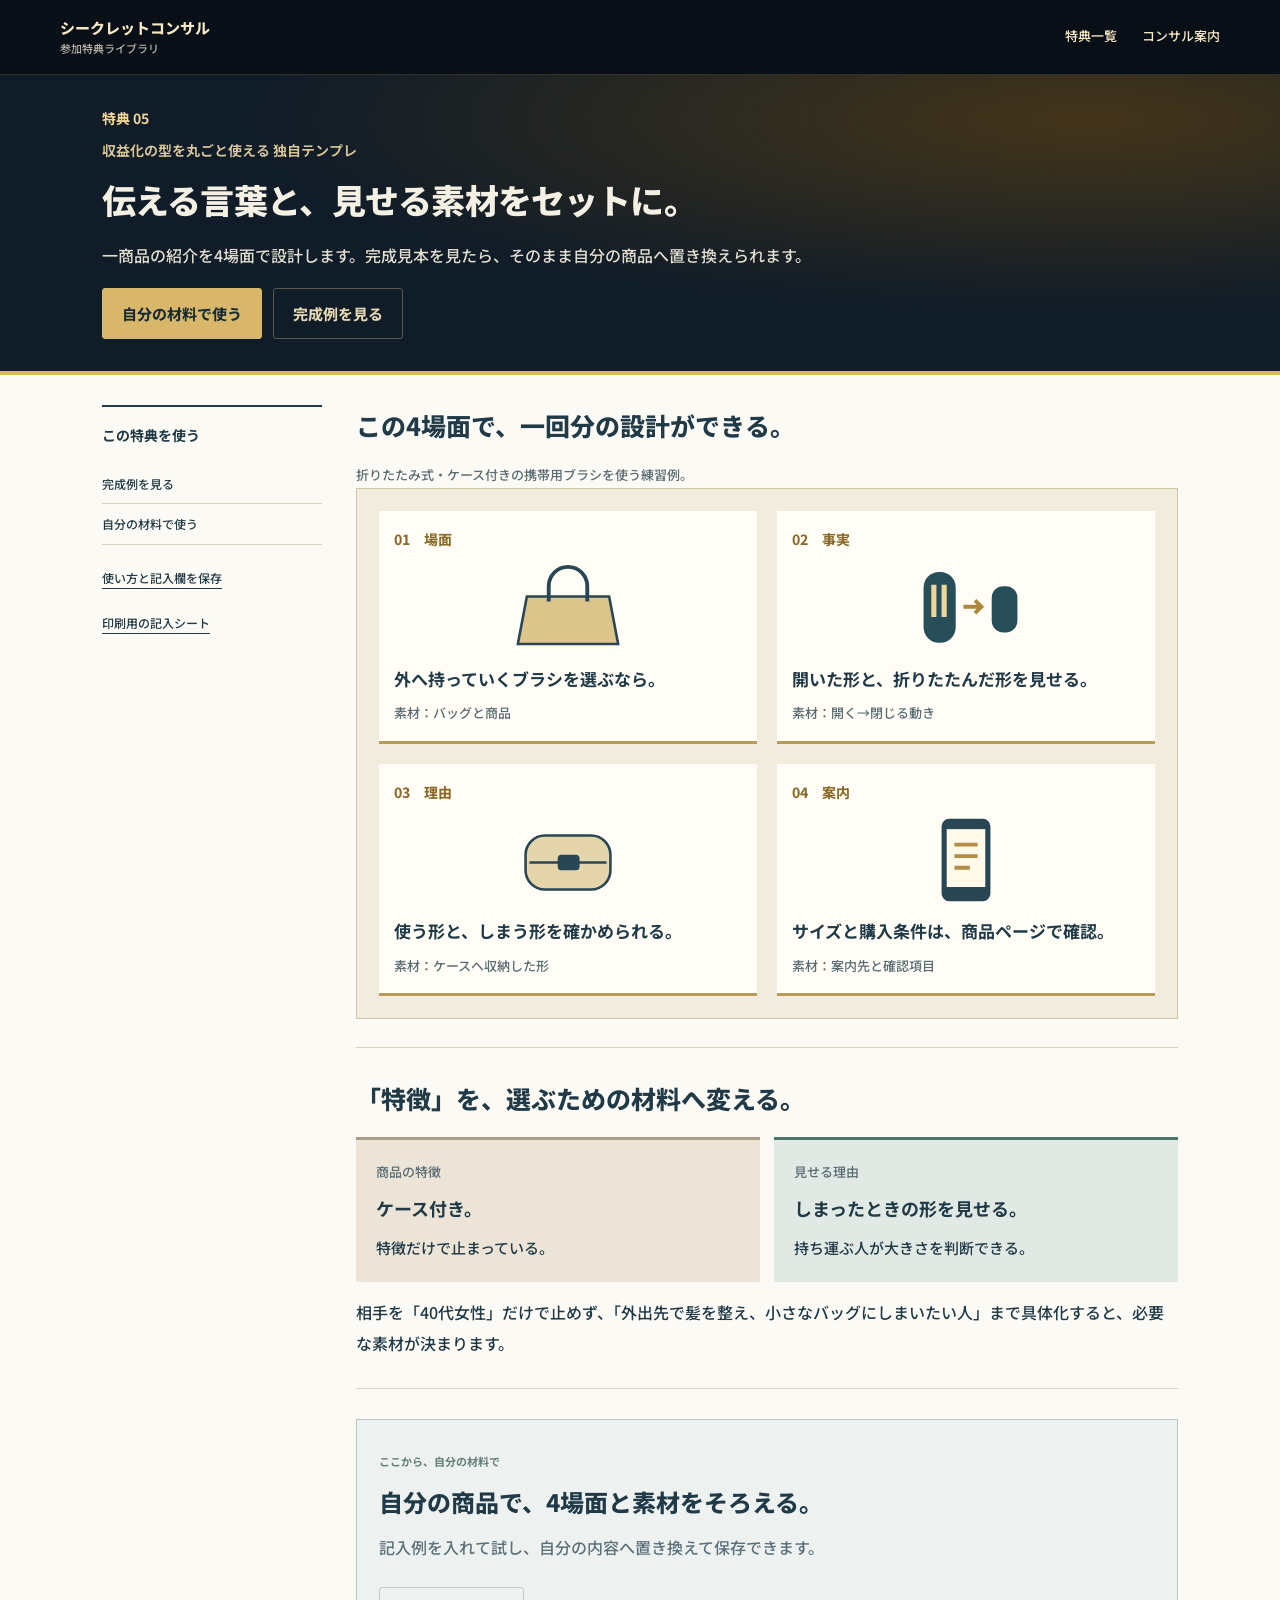
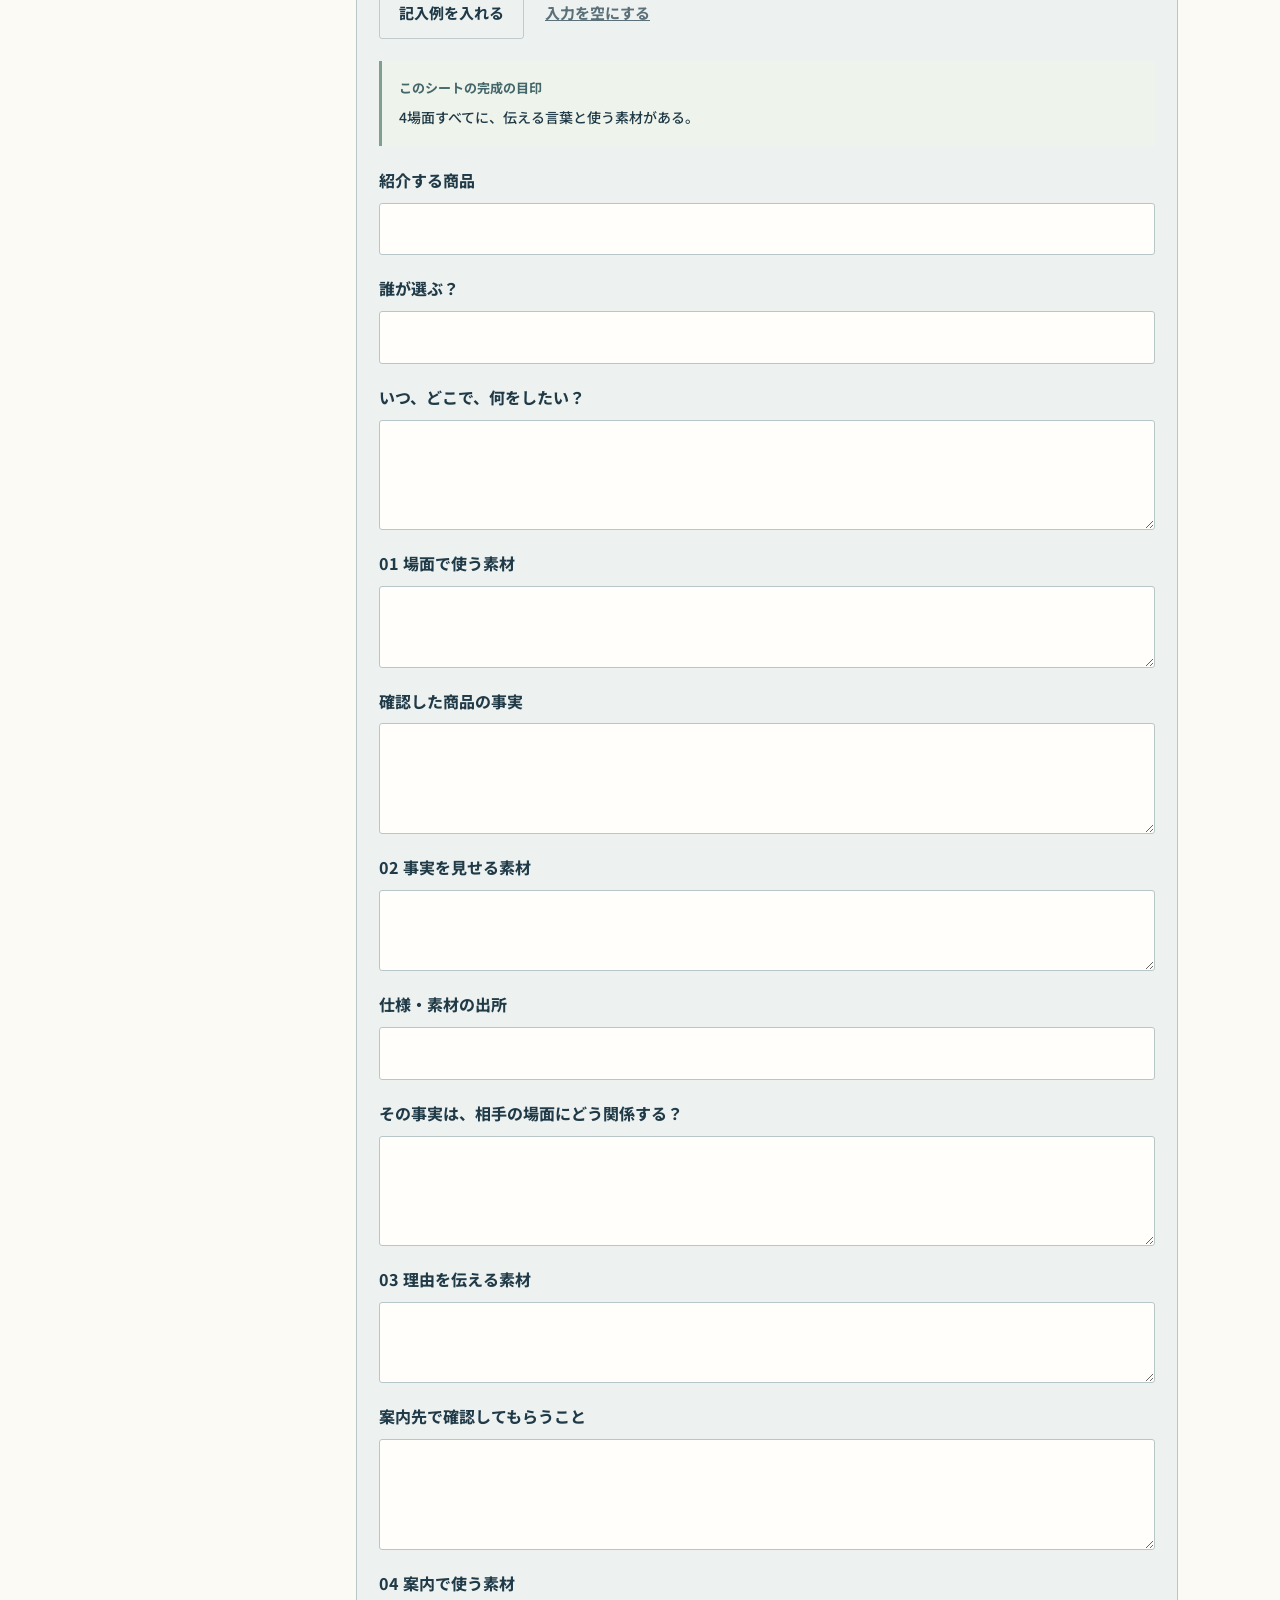
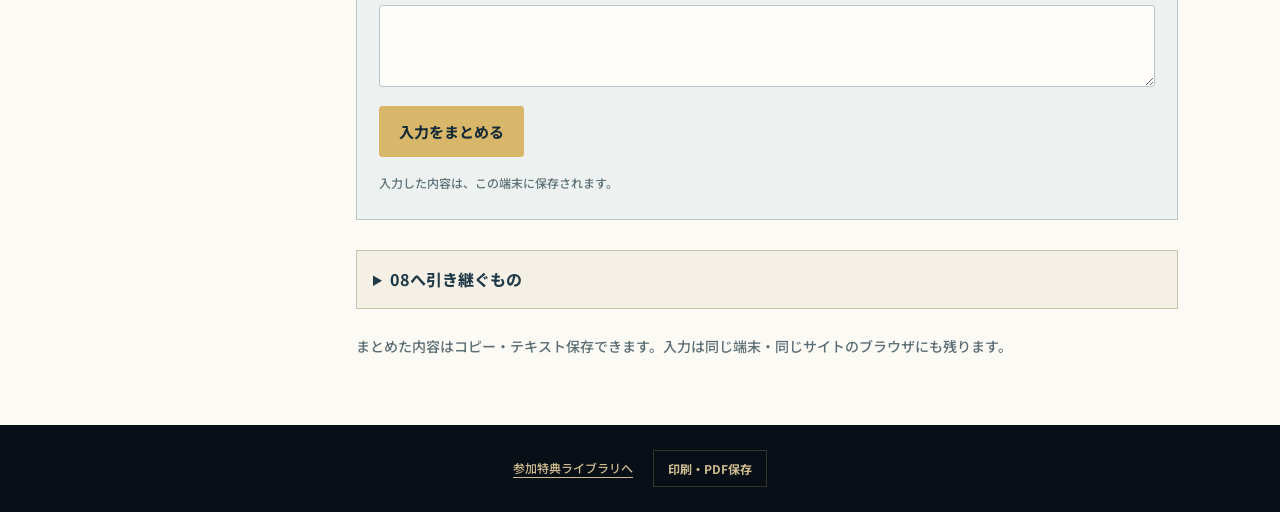
<file: 05.html>
<!DOCTYPE html>

<html lang="ja"><head><meta charset="utf-8"><meta content="noindex" name="robots"><meta content="width=device-width,initial-scale=1" name="viewport"><link href="data:," rel="icon"><title>収益化の型を丸ごと使える 独自テンプレ｜参加特典</title><link href="bonus.css?v=6771149184" rel="stylesheet"></head><body class="bonus-page v35 v37" data-volume="05"><header class="bonus-nav"><a class="bonus-brand" href="bonuses.html">シークレットコンサル<span>参加特典ライブラリ</span></a><nav aria-label="ページ"><a href="bonuses.html">特典一覧</a><a href="lp.html">コンサル案内</a></nav></header><header class="bonus-hero"><div class="bonus-hero-inner"><div><p class="volume-label">特典 05</p><p class="official-bonus-title">収益化の型を丸ごと使える 独自テンプレ</p><h1>伝える言葉と、見せる素材をセットに。</h1><p class="bonus-lead">一商品の紹介を4場面で設計します。完成見本を見たら、そのまま自分の商品へ置き換えられます。</p><div class="hero-buttons"><a class="primary" href="#practice">自分の材料で使う</a><a class="secondary" href="#finished">完成例を見る</a></div></div></div></header><main class="bonus-layout"><aside class="bonus-aside"><nav aria-label="この資料の目次"><strong>この特典を使う</strong><a href="#finished">完成例を見る</a><a href="#practice">自分の材料で使う</a></nav><a class="download-link" download href="downloads/05_使い方と記入例.txt">使い方と記入欄を保存</a><a class="download-link" href="workbook.html#sheet-05">印刷用の記入シート</a></aside><article><section class="v35-section" id="finished"><header><h2>この4場面で、一回分の設計ができる。</h2></header><p class="v35-note">折りたたみ式・ケース付きの携帯用ブラシを使う練習例。</p><figure aria-label="4場面の原稿と素材の対応" class="v35-story"><div><span>01　場面</span><svg aria-hidden="true" viewbox="0 0 100 70"><path d="M18 26h64l7 37H11z" fill="#dcc58a" stroke="#294654" stroke-width="2"></path><path d="M35 30V18a15 15 0 0130 0v12" fill="none" stroke="#294654" stroke-width="3"></path></svg><b>外へ持っていくブラシを選ぶなら。</b><small>素材：バッグと商品</small></div><div><span>02　事実</span><svg aria-hidden="true" viewbox="0 0 100 70"><rect fill="#284e5a" height="55" rx="12" width="25" x="17" y="7"></rect><path d="M25 17v25m8-25v25" stroke="#ecd69a" stroke-width="4"></path><path d="M48 34h14m-5-5l5 5-5 5" fill="none" stroke="#ad873d" stroke-width="3"></path><rect fill="#284e5a" height="36" rx="9" width="20" x="70" y="18"></rect></svg><b>開いた形と、折りたたんだ形を見せる。</b><small>素材：開く&rarr;閉じる動き</small></div><div><span>03　理由</span><svg aria-hidden="true" viewbox="0 0 100 70"><rect fill="#e5d5aa" height="42" rx="15" stroke="#294654" stroke-width="2" width="66" x="17" y="16"></rect><path d="M20 37h60" stroke="#294654" stroke-width="2"></path><rect fill="#294654" height="12" rx="3" width="17" x="42" y="31"></rect></svg><b>使う形と、しまう形を確かめられる。</b><small>素材：ケースへ収納した形</small></div><div><span>04　案内</span><svg aria-hidden="true" viewbox="0 0 100 70"><rect fill="#294654" height="64" rx="6" width="38" x="31" y="3"></rect><rect fill="#fff9e9" height="45" width="30" x="35" y="11"></rect><path d="M41 23h18m-18 9h18m-18 9h12" stroke="#b38d45" stroke-width="3"></path></svg><b>サイズと購入条件は、商品ページで確認。</b><small>素材：案内先と確認項目</small></div></figure></section><section class="v35-section" id="lesson-1"><header><h2>「特徴」を、選ぶための材料へ変える。</h2></header><div class="v35-compare"><div><small>商品の特徴</small><b>ケース付き。</b><p>特徴だけで止まっている。</p></div><div><small>見せる理由</small><b>しまったときの形を見せる。</b><p>持ち運ぶ人が大きさを判断できる。</p></div></div><p>相手を「40代女性」だけで止めず、「外出先で髪を整え、小さなバッグにしまいたい人」まで具体化すると、必要な素材が決まります。</p></section><section class="practice v35-practice" id="practice"><header><span>ここから、自分の材料で</span><h2>自分の商品で、4場面と素材をそろえる。</h2><p>記入例を入れて試し、自分の内容へ置き換えて保存できます。</p></header><form data-tool="design" data-volume="05"><div class="form-toolbar"><button class="secondary" data-example type="button">記入例を入れる</button><button class="quiet" data-clear type="button">入力を空にする</button></div><div class="form-guide"><b>このシートの完成の目印</b>4場面すべてに、伝える言葉と使う素材がある。</div><label class="field"><span>紹介する商品</span><input name="product" type="text" value></label><label class="field"><span>誰が選ぶ？</span><input name="audience" type="text" value></label><label class="field"><span>いつ、どこで、何をしたい？</span><textarea name="scene" rows="3"></textarea></label><label class="field v35-material"><span>01 場面で使う素材</span><textarea name="shot1" rows="2"></textarea></label><label class="field"><span>確認した商品の事実</span><textarea name="facts" rows="3"></textarea></label><label class="field v35-material"><span>02 事実を見せる素材</span><textarea name="shot2" rows="2"></textarea></label><label class="field"><span>仕様・素材の出所</span><input name="source" type="text" value></label><label class="field"><span>その事実は、相手の場面にどう関係する？</span><textarea name="reason" rows="3"></textarea></label><label class="field v35-material"><span>03 理由を伝える素材</span><textarea name="shot3" rows="2"></textarea></label><label class="field"><span>案内先で確認してもらうこと</span><textarea name="destination" rows="3"></textarea></label><label class="field v35-material"><span>04 案内で使う素材</span><textarea name="shot4" rows="2"></textarea></label><button class="primary" type="submit">入力をまとめる</button><p class="tool-status" data-tool-status role="status">入力した内容は、この端末に保存されます。</p><div class="output-panel" hidden><h3>作成した内容</h3><div aria-live="polite" class="form-result-review" data-result-review hidden></div><textarea aria-label="作成した内容" data-output rows="12"></textarea><div class="output-actions"><button class="secondary" data-copy type="button">コピー</button><button class="secondary" data-download type="button">テキストで保存</button><a class="primary" href="08.html#practice">この設計を08で使う</a></div></div></form></section><details class="v35-more"><summary>08へ引き継ぐもの</summary><div><p>商品・相手・場面・事実・出所・理由・案内先と、4場面の素材を保存します。同じ端末・同じサイトで08の「05の設計を読み込む」を押すと、同じ材料を指示文に使えます。</p></div></details><p class="v35-finish">まとめた内容はコピー・テキスト保存できます。入力は同じ端末・同じサイトのブラウザにも残ります。</p></article></main><footer class="bonus-footer"><a href="bonuses.html">参加特典ライブラリへ</a><button data-print type="button">印刷・PDF保存</button></footer><script src="bonus-data.js?v=8fbbe5a4d1"></script><script src="bonus.js?v=cd6a67eec6"></script></body></html>
</file>
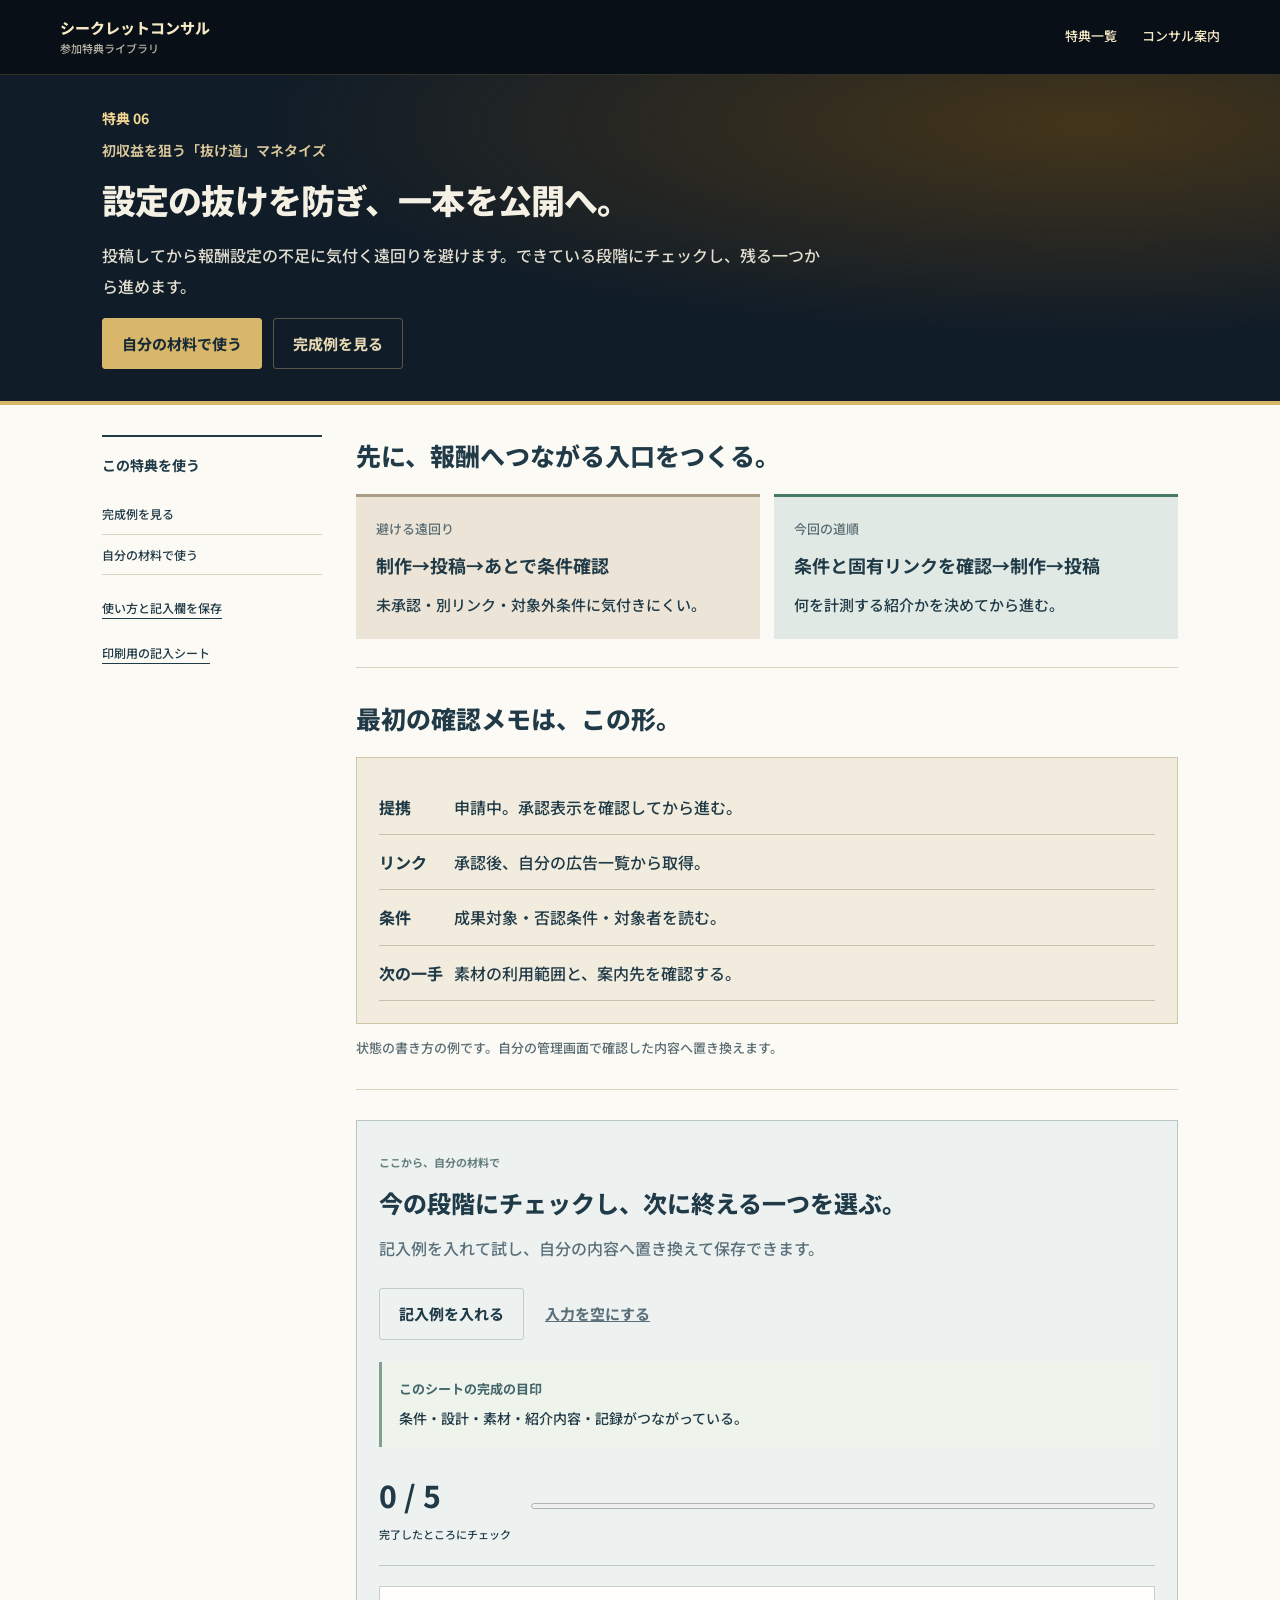
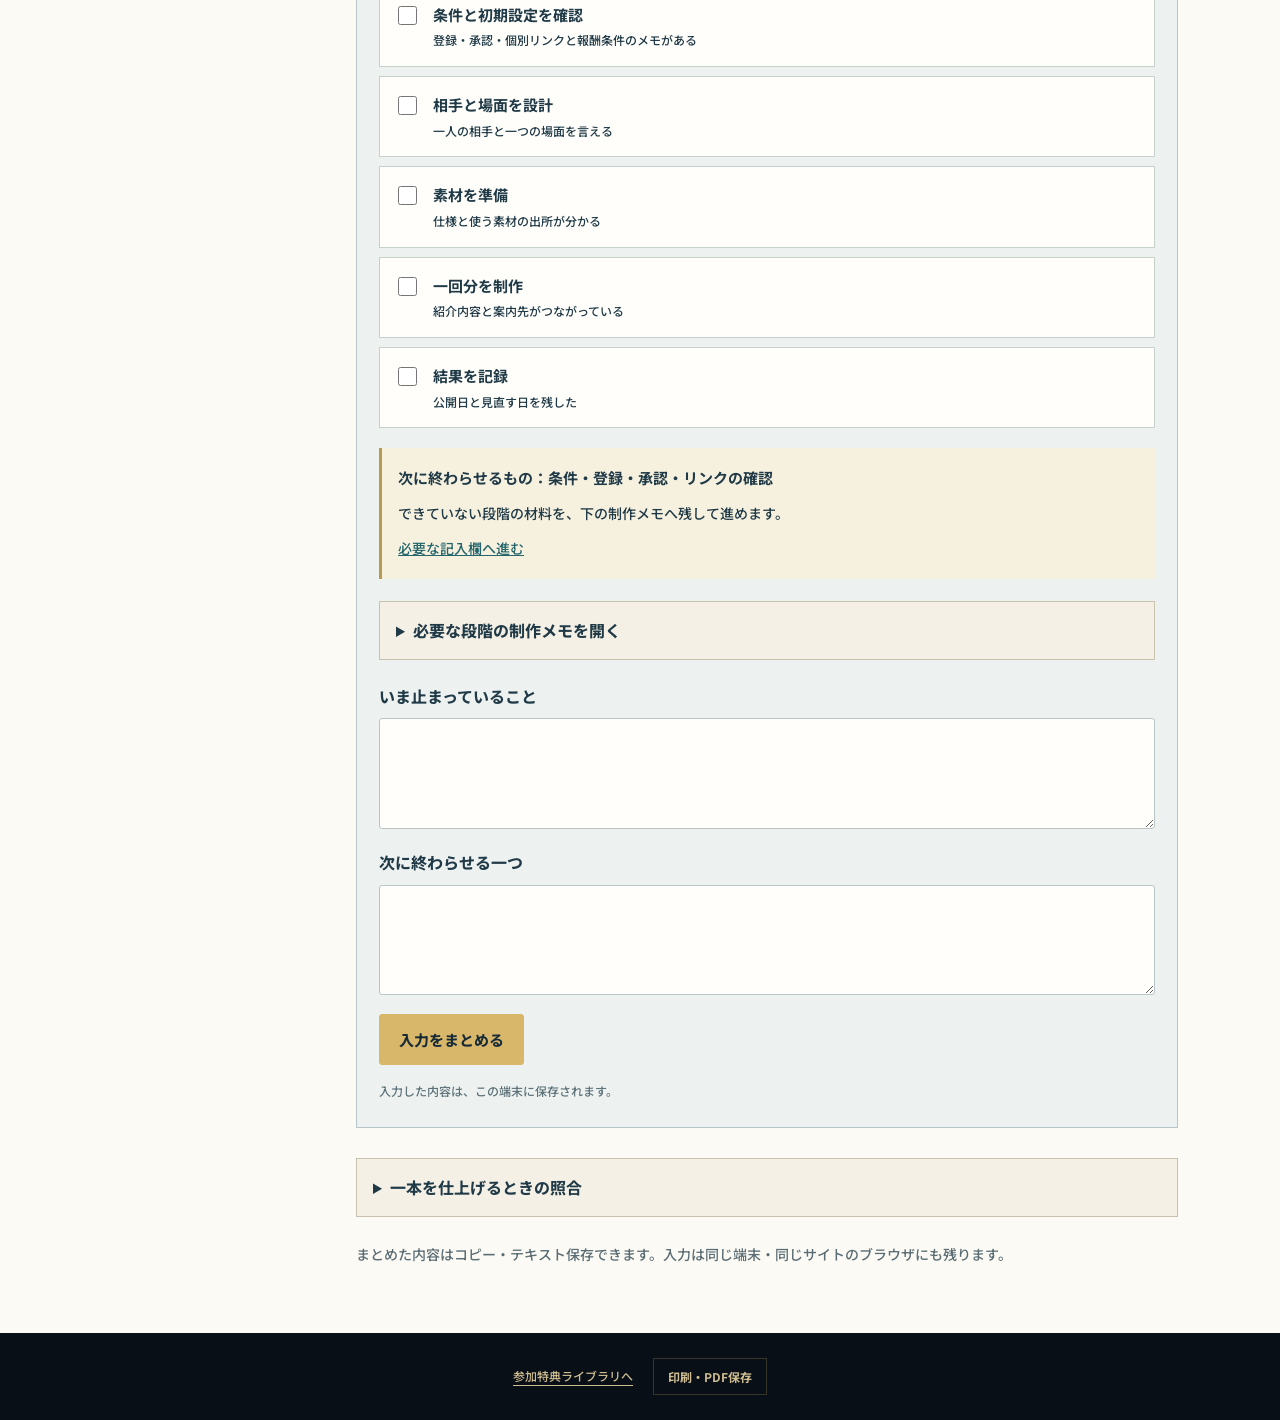
<file: 06.html>
<!DOCTYPE html>

<html lang="ja"><head><meta charset="utf-8"><meta content="noindex" name="robots"><meta content="width=device-width,initial-scale=1" name="viewport"><link href="data:," rel="icon"><title>初収益を狙う「抜け道」マネタイズ｜参加特典</title><link href="bonus.css?v=6771149184" rel="stylesheet"></head><body class="bonus-page v35 v37" data-volume="06"><header class="bonus-nav"><a class="bonus-brand" href="bonuses.html">シークレットコンサル<span>参加特典ライブラリ</span></a><nav aria-label="ページ"><a href="bonuses.html">特典一覧</a><a href="lp.html">コンサル案内</a></nav></header><header class="bonus-hero"><div class="bonus-hero-inner"><div><p class="volume-label">特典 06</p><p class="official-bonus-title">初収益を狙う「抜け道」マネタイズ</p><h1>設定の抜けを防ぎ、一本を公開へ。</h1><p class="bonus-lead">投稿してから報酬設定の不足に気付く遠回りを避けます。できている段階にチェックし、残る一つから進めます。</p><div class="hero-buttons"><a class="primary" href="#practice">自分の材料で使う</a><a class="secondary" href="#finished">完成例を見る</a></div></div></div></header><main class="bonus-layout"><aside class="bonus-aside"><nav aria-label="この資料の目次"><strong>この特典を使う</strong><a href="#finished">完成例を見る</a><a href="#practice">自分の材料で使う</a></nav><a class="download-link" download href="downloads/06_使い方と記入例.txt">使い方と記入欄を保存</a><a class="download-link" href="workbook.html#sheet-06">印刷用の記入シート</a></aside><article><section class="v35-section" id="finished"><header><h2>先に、報酬へつながる入口をつくる。</h2></header><div class="v35-compare"><div><small>避ける遠回り</small><b>制作&rarr;投稿&rarr;あとで条件確認</b><p>未承認・別リンク・対象外条件に気付きにくい。</p></div><div><small>今回の道順</small><b>条件と固有リンクを確認&rarr;制作&rarr;投稿</b><p>何を計測する紹介かを決めてから進む。</p></div></div></section><section class="v35-section" id="lesson-1"><header><h2>最初の確認メモは、この形。</h2></header><figure aria-label="初期設定メモの記入例" class="v35-check-sample"><dl><dt>提携</dt><dd>申請中。承認表示を確認してから進む。</dd><dt>リンク</dt><dd>承認後、自分の広告一覧から取得。</dd><dt>条件</dt><dd>成果対象・否認条件・対象者を読む。</dd><dt>次の一手</dt><dd>素材の利用範囲と、案内先を確認する。</dd></dl></figure><p class="v35-note">状態の書き方の例です。自分の管理画面で確認した内容へ置き換えます。</p></section><section class="practice v35-practice" id="practice"><header><span>ここから、自分の材料で</span><h2>今の段階にチェックし、次に終える一つを選ぶ。</h2><p>記入例を入れて試し、自分の内容へ置き換えて保存できます。</p></header><form data-tool="route" data-volume="06"><div class="form-toolbar"><button class="secondary" data-example type="button">記入例を入れる</button><button class="quiet" data-clear type="button">入力を空にする</button></div><div class="form-guide"><b>このシートの完成の目印</b>条件・設計・素材・紹介内容・記録がつながっている。</div><div class="route-progress"><div><span data-route-count>0 / 5</span><p>完了したところにチェック</p></div><progress aria-label="完了した段階" max="5" value="0"></progress></div><div class="route-checks" id="checklist"><label><input name="stage0" type="checkbox"><span><b>条件と初期設定を確認</b>登録・承認・個別リンクと報酬条件のメモがある</span></label><label><input name="stage1" type="checkbox"><span><b>相手と場面を設計</b>一人の相手と一つの場面を言える</span></label><label><input name="stage2" type="checkbox"><span><b>素材を準備</b>仕様と使う素材の出所が分かる</span></label><label><input name="stage3" type="checkbox"><span><b>一回分を制作</b>紹介内容と案内先がつながっている</span></label><label><input name="stage4" type="checkbox"><span><b>結果を記録</b>公開日と見直す日を残した</span></label></div><div aria-live="polite" class="route-next" data-route-next></div><details class="v35-more"><summary>必要な段階の制作メモを開く</summary><div class="v32-extra-fields"><h3>このページで、初回を通す</h3><label class="field" id="setupMemo"><span>アカウント登録・承認・個別リンクの確認<small>確認した場所、現在の状態、確認日。不足があれば残す。</small></span><textarea data-v32-field="アカウント登録・承認・個別リンクの確認" name="setupMemo" rows="3"></textarea></label><label class="field" id="referenceMemo"><span>参考5〜10件から選んだ構造<small>参考URL・相手・冒頭・素材・反応・日付。</small></span><textarea data-v32-field="参考5〜10件から選んだ構造" name="referenceMemo" rows="3"></textarea></label><label class="field" id="firstOutline"><span>最初の一本の四場面<small>場面 &rarr; 事実 &rarr; 理由 &rarr; 案内と、各場面で使う素材。</small></span><textarea data-v32-field="最初の一本の四場面" name="firstOutline" rows="3"></textarea></label><label class="field" id="reviewDate"><span>公開日と、見直す日<small>同じ公開後日数で残す数字も決める。</small></span><textarea data-v32-field="公開日と、見直す日" name="reviewDate" rows="3"></textarea></label></div></details><label class="field"><span>いま止まっていること</span><textarea name="blocker" rows="3"></textarea></label><label class="field"><span>次に終わらせる一つ</span><textarea name="next" rows="3"></textarea></label><button class="primary" type="submit">入力をまとめる</button><p class="tool-status" data-tool-status role="status">入力した内容は、この端末に保存されます。</p><div class="output-panel" hidden><h3>作成した内容</h3><div aria-live="polite" class="form-result-review" data-result-review hidden></div><textarea aria-label="作成した内容" data-output rows="12"></textarea><div class="output-actions"><button class="secondary" data-copy type="button">コピー</button><button class="secondary" data-download type="button">テキストで保存</button></div></div></form></section><details class="v35-more"><summary>一本を仕上げるときの照合</summary><div><ol><li>参考5〜10件から、相手・冒頭・見せ方を比べる。</li><li>場面&rarr;事実&rarr;理由&rarr;案内の4場面へ素材を割り当てる。</li><li>原稿と実映像、リンク先を通して照合する。</li><li>公開日と同じ公開後日数での見直す日を残す。</li></ol></div></details><p class="v35-finish">まとめた内容はコピー・テキスト保存できます。入力は同じ端末・同じサイトのブラウザにも残ります。</p></article></main><footer class="bonus-footer"><a href="bonuses.html">参加特典ライブラリへ</a><button data-print type="button">印刷・PDF保存</button></footer><script src="bonus-data.js?v=8fbbe5a4d1"></script><script src="bonus.js?v=cd6a67eec6"></script></body></html>
</file>
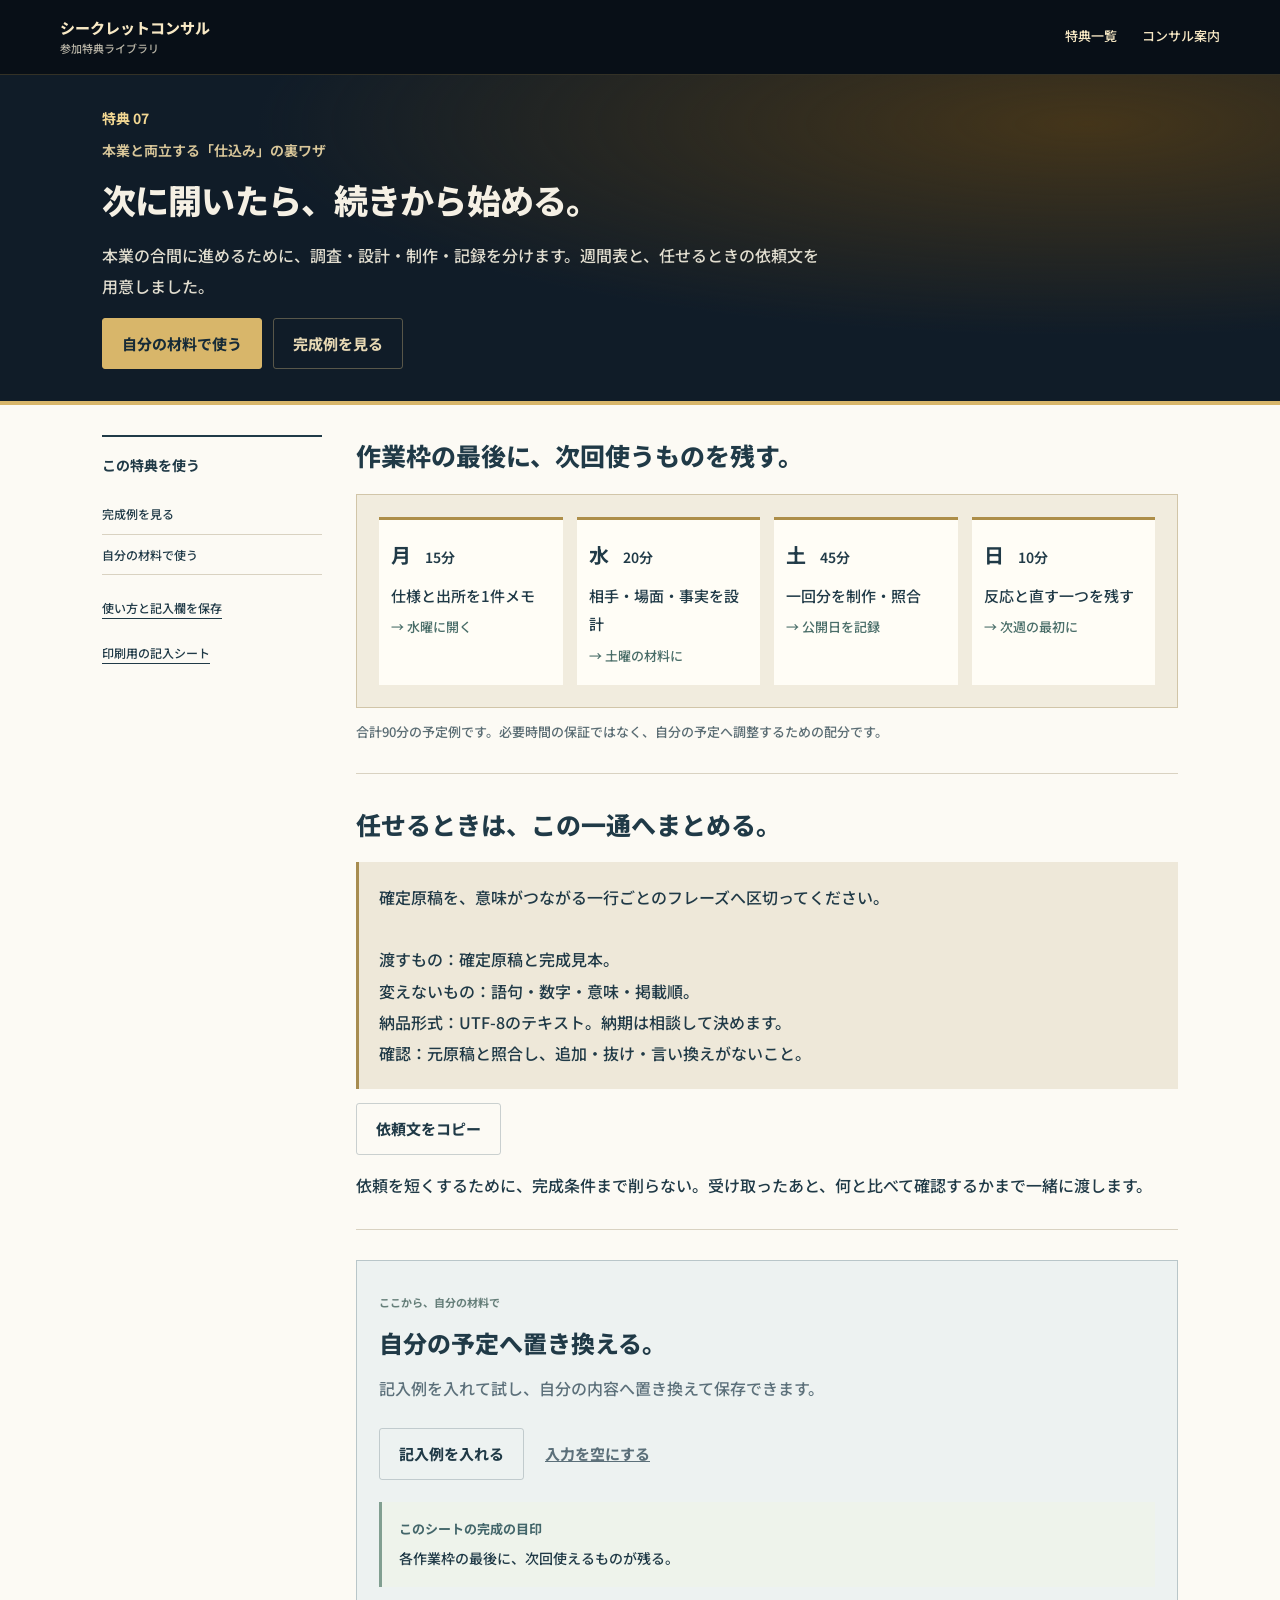
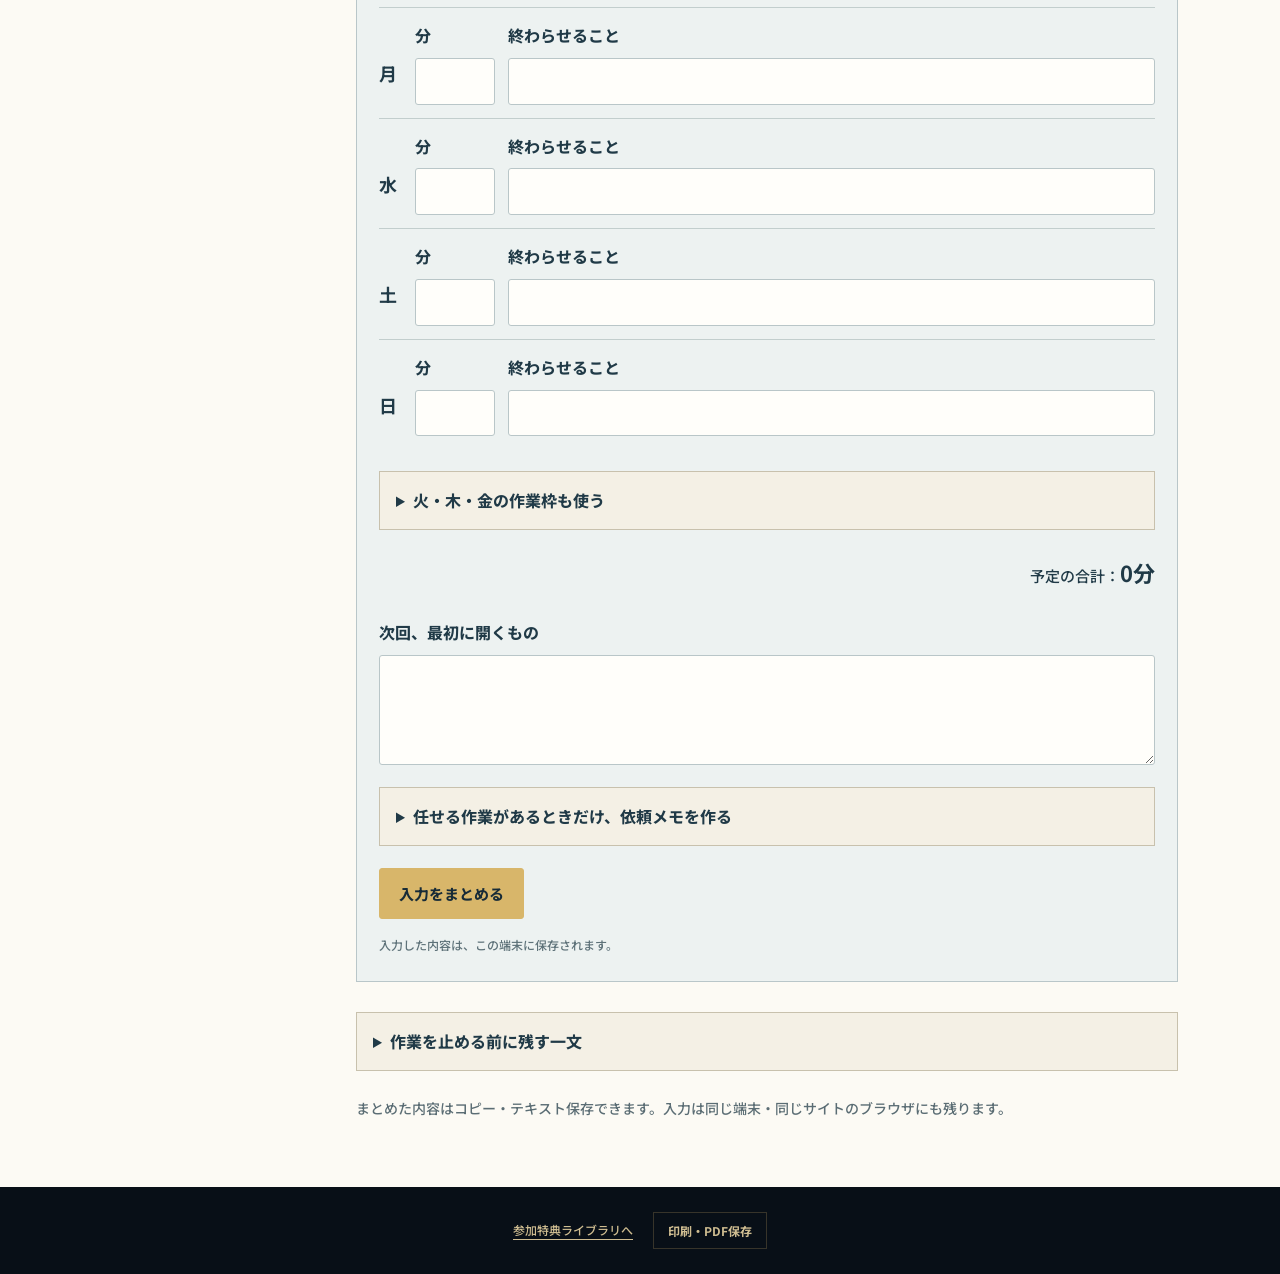
<file: 07.html>
<!DOCTYPE html>

<html lang="ja"><head><meta charset="utf-8"><meta content="noindex" name="robots"><meta content="width=device-width,initial-scale=1" name="viewport"><link href="data:," rel="icon"><title>本業と両立する「仕込み」の裏ワザ｜参加特典</title><link href="bonus.css?v=6771149184" rel="stylesheet"></head><body class="bonus-page v35 v37" data-volume="07"><header class="bonus-nav"><a class="bonus-brand" href="bonuses.html">シークレットコンサル<span>参加特典ライブラリ</span></a><nav aria-label="ページ"><a href="bonuses.html">特典一覧</a><a href="lp.html">コンサル案内</a></nav></header><header class="bonus-hero"><div class="bonus-hero-inner"><div><p class="volume-label">特典 07</p><p class="official-bonus-title">本業と両立する「仕込み」の裏ワザ</p><h1>次に開いたら、続きから始める。</h1><p class="bonus-lead">本業の合間に進めるために、調査・設計・制作・記録を分けます。週間表と、任せるときの依頼文を用意しました。</p><div class="hero-buttons"><a class="primary" href="#practice">自分の材料で使う</a><a class="secondary" href="#finished">完成例を見る</a></div></div></div></header><main class="bonus-layout"><aside class="bonus-aside"><nav aria-label="この資料の目次"><strong>この特典を使う</strong><a href="#finished">完成例を見る</a><a href="#practice">自分の材料で使う</a></nav><a class="download-link" download href="downloads/07_使い方と記入例.txt">使い方と記入欄を保存</a><a class="download-link" href="workbook.html#sheet-07">印刷用の記入シート</a></aside><article><section class="v35-section" id="finished"><header><h2>作業枠の最後に、次回使うものを残す。</h2></header><figure aria-label="週90分の配分例" class="v35-week"><div><b>月 <span>15分</span></b><p>仕様と出所を1件メモ</p><small>&rarr; 水曜に開く</small></div><div><b>水 <span>20分</span></b><p>相手・場面・事実を設計</p><small>&rarr; 土曜の材料に</small></div><div><b>土 <span>45分</span></b><p>一回分を制作・照合</p><small>&rarr; 公開日を記録</small></div><div><b>日 <span>10分</span></b><p>反応と直す一つを残す</p><small>&rarr; 次週の最初に</small></div></figure><p class="v35-note">合計90分の予定例です。必要時間の保証ではなく、自分の予定へ調整するための配分です。</p></section><section class="v35-section" id="lesson-1"><header><h2>任せるときは、この一通へまとめる。</h2></header><div class="v35-copy-sample" id="request-sample">確定原稿を、意味がつながる一行ごとのフレーズへ区切ってください。

渡すもの：確定原稿と完成見本。
変えないもの：語句・数字・意味・掲載順。
納品形式：UTF-8のテキスト。納期は相談して決めます。
確認：元原稿と照合し、追加・抜け・言い換えがないこと。</div><button class="secondary" data-v35-copy-target="request-sample" type="button">依頼文をコピー</button><p class="v35-note" data-v35-copy-status role="status"></p><p>依頼を短くするために、完成条件まで削らない。受け取ったあと、何と比べて確認するかまで一緒に渡します。</p></section><section class="practice v35-practice" id="practice"><header><span>ここから、自分の材料で</span><h2>自分の予定へ置き換える。</h2><p>記入例を入れて試し、自分の内容へ置き換えて保存できます。</p></header><form data-tool="week" data-volume="07"><div class="form-toolbar"><button class="secondary" data-example type="button">記入例を入れる</button><button class="quiet" data-clear type="button">入力を空にする</button></div><div class="form-guide"><b>このシートの完成の目印</b>各作業枠の最後に、次回使えるものが残る。</div><div class="week-editor"><div><strong>月</strong><label class="field"><span>分</span><input max="1440" min="0" name="min0" step="1" type="number" value></label><label class="field"><span>終わらせること</span><input name="task0" type="text" value></label></div><div><strong>水</strong><label class="field"><span>分</span><input max="1440" min="0" name="min2" step="1" type="number" value></label><label class="field"><span>終わらせること</span><input name="task2" type="text" value></label></div><div><strong>土</strong><label class="field"><span>分</span><input max="1440" min="0" name="min5" step="1" type="number" value></label><label class="field"><span>終わらせること</span><input name="task5" type="text" value></label></div><div><strong>日</strong><label class="field"><span>分</span><input max="1440" min="0" name="min6" step="1" type="number" value></label><label class="field"><span>終わらせること</span><input name="task6" type="text" value></label></div></div><details class="v35-more" id="other-days"><summary>火・木・金の作業枠も使う</summary><div class="week-editor"><div><strong>火</strong><label class="field"><span>分</span><input max="1440" min="0" name="min1" step="1" type="number" value></label><label class="field"><span>終わらせること</span><input name="task1" type="text" value></label></div><div><strong>木</strong><label class="field"><span>分</span><input max="1440" min="0" name="min3" step="1" type="number" value></label><label class="field"><span>終わらせること</span><input name="task3" type="text" value></label></div><div><strong>金</strong><label class="field"><span>分</span><input max="1440" min="0" name="min4" step="1" type="number" value></label><label class="field"><span>終わらせること</span><input name="task4" type="text" value></label></div></div></details><p class="week-total">予定の合計：<strong data-week-total>0分</strong></p><label class="field"><span>次回、最初に開くもの</span><textarea name="restart" rows="3"></textarea></label><details class="v35-more" data-v35-group="request"><summary>任せる作業があるときだけ、依頼メモを作る</summary><label class="field"><span>お願いする作業</span><textarea name="request" rows="3"></textarea></label><label class="field"><span>渡す原稿・素材・完成見本</span><textarea name="materials" rows="3"></textarea></label><label class="field"><span>変えないもの</span><input name="fixed" type="text" value></label><label class="field"><span>納期・納品形式・確認する範囲</span><textarea name="delivery" rows="3"></textarea></label></details><button class="primary" type="submit">入力をまとめる</button><p class="tool-status" data-tool-status role="status">入力した内容は、この端末に保存されます。</p><div class="output-panel" hidden><h3>作成した内容</h3><div aria-live="polite" class="form-result-review" data-result-review hidden></div><textarea aria-label="作成した内容" data-output rows="12"></textarea><div class="output-actions"><button class="secondary" data-copy type="button">コピー</button><button class="secondary" data-download type="button">テキストで保存</button></div></div></form></section><details class="v35-more"><summary>作業を止める前に残す一文</summary><div><p>「次は動画を作る」より、「水曜は月曜の仕様メモを開き、相手と使う場面を一つ決める」。次に開く資料と、最初の操作まで残すと再開しやすくなります。</p></div></details><p class="v35-finish">まとめた内容はコピー・テキスト保存できます。入力は同じ端末・同じサイトのブラウザにも残ります。</p></article></main><footer class="bonus-footer"><a href="bonuses.html">参加特典ライブラリへ</a><button data-print type="button">印刷・PDF保存</button></footer><script src="bonus-data.js?v=8fbbe5a4d1"></script><script src="bonus.js?v=cd6a67eec6"></script></body></html>
</file>
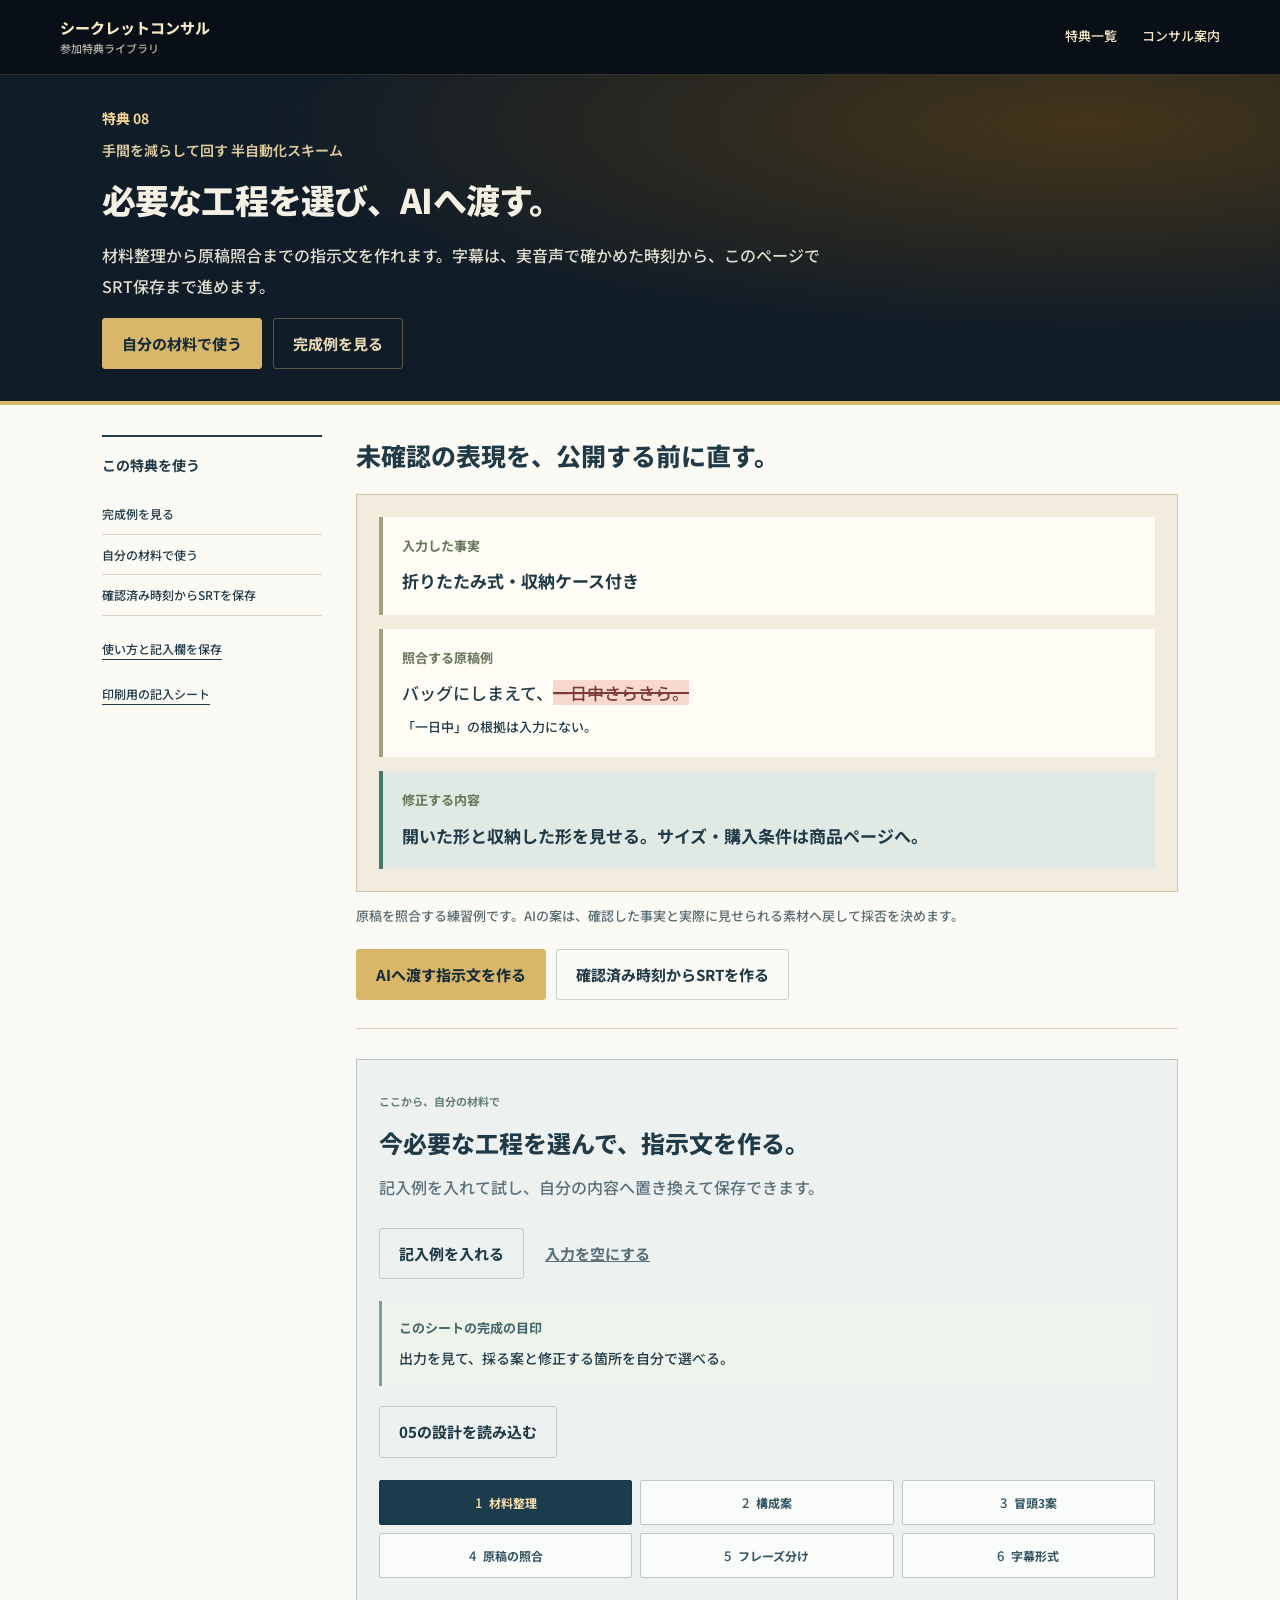
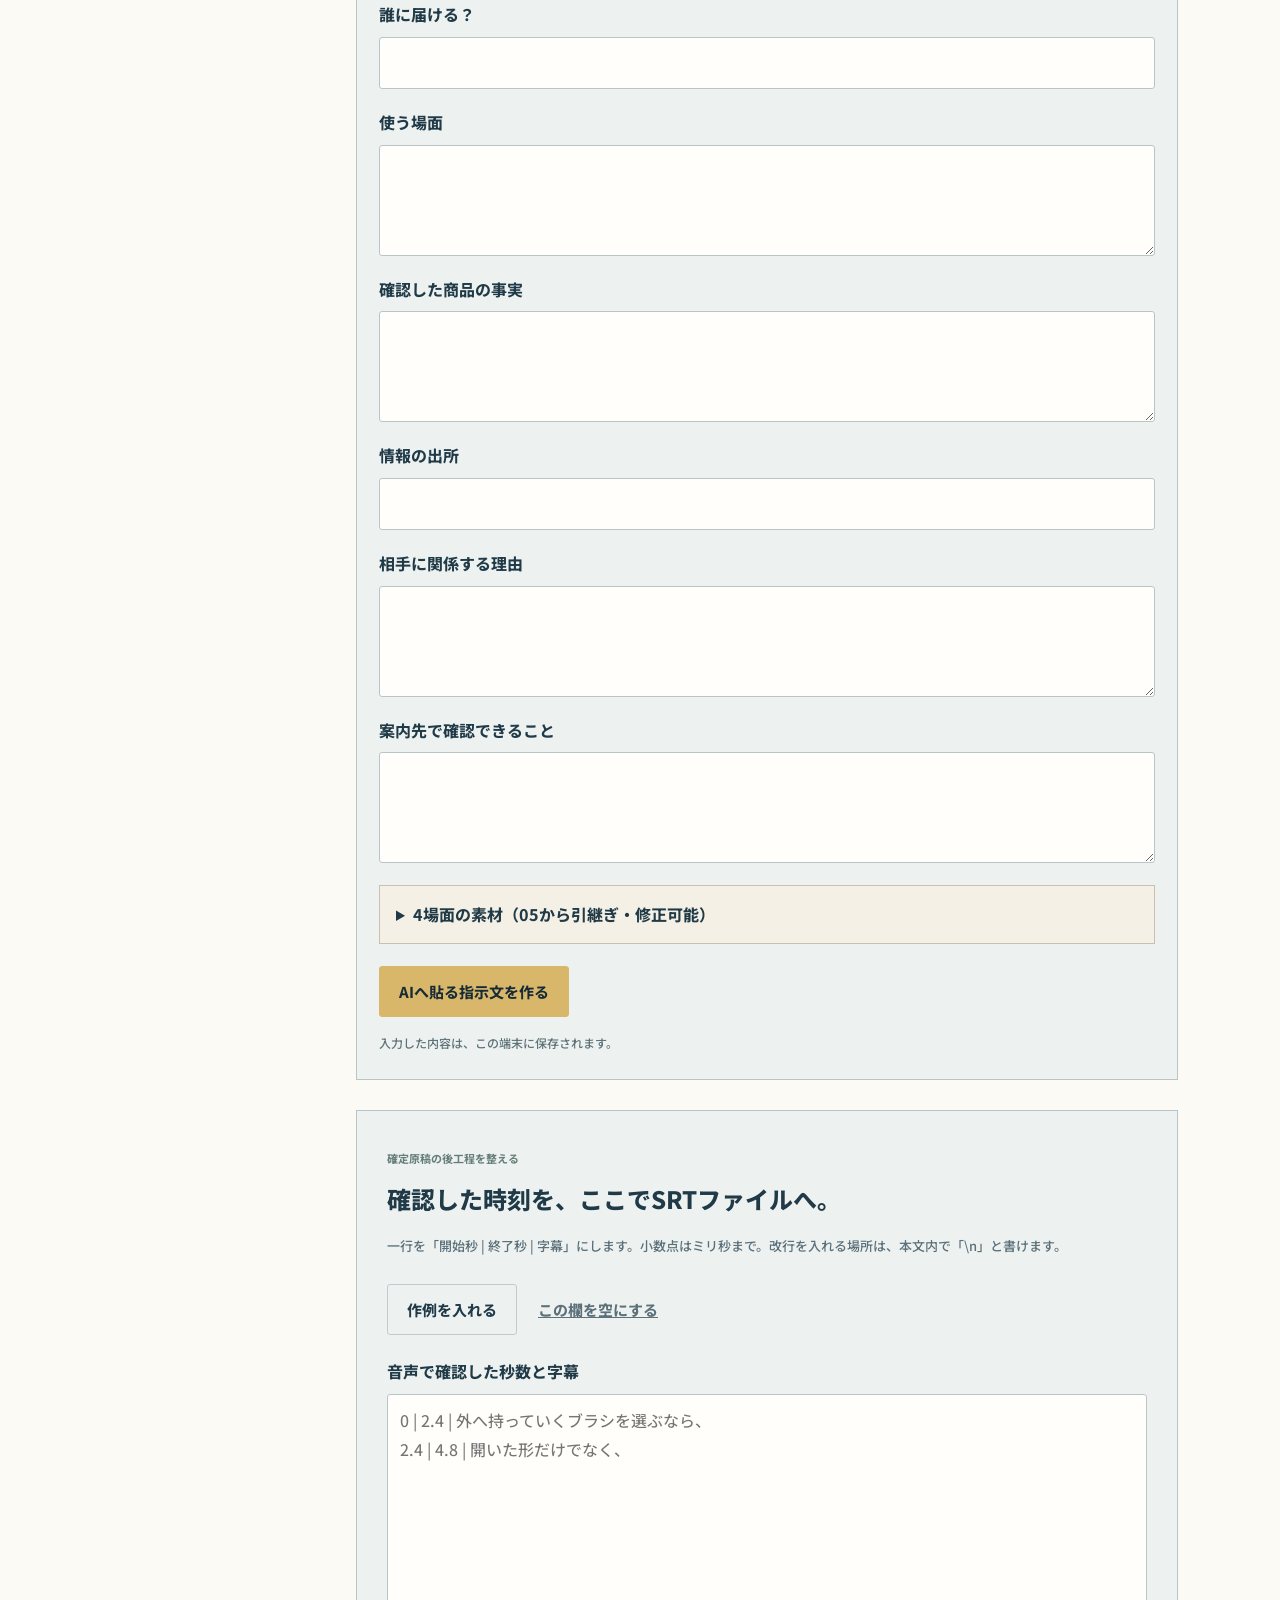
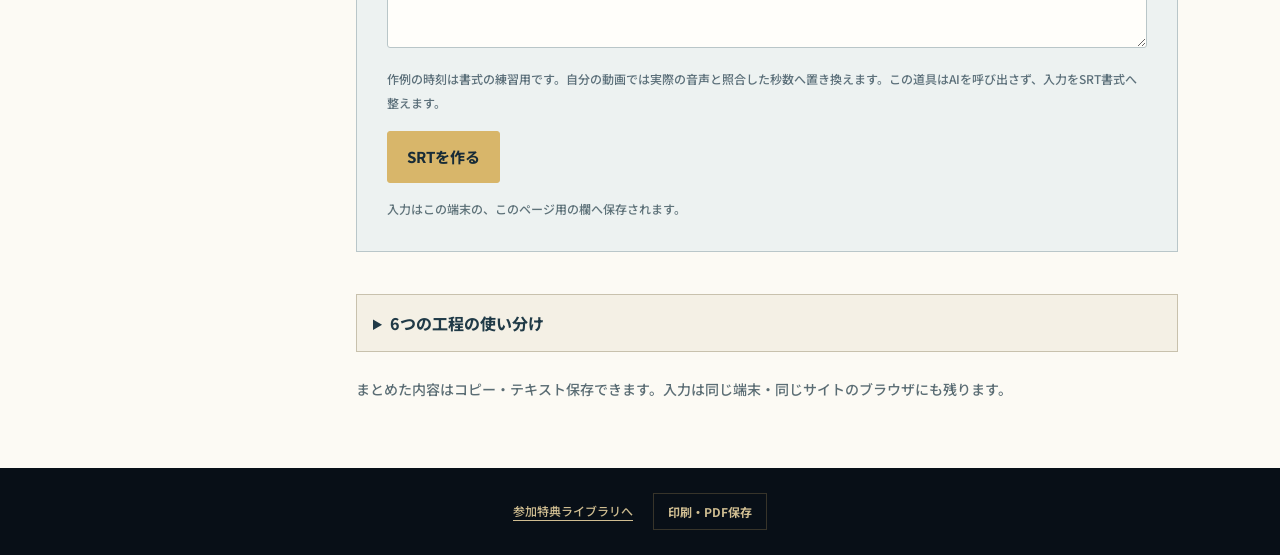
<file: 08.html>
<!DOCTYPE html>

<html lang="ja"><head><meta charset="utf-8"><meta content="noindex" name="robots"><meta content="width=device-width,initial-scale=1" name="viewport"><link href="data:," rel="icon"><title>手間を減らして回す 半自動化スキーム｜参加特典</title><link href="bonus.css?v=6771149184" rel="stylesheet"></head><body class="bonus-page v35 v37" data-volume="08"><header class="bonus-nav"><a class="bonus-brand" href="bonuses.html">シークレットコンサル<span>参加特典ライブラリ</span></a><nav aria-label="ページ"><a href="bonuses.html">特典一覧</a><a href="lp.html">コンサル案内</a></nav></header><header class="bonus-hero"><div class="bonus-hero-inner"><div><p class="volume-label">特典 08</p><p class="official-bonus-title">手間を減らして回す 半自動化スキーム</p><h1>必要な工程を選び、AIへ渡す。</h1><p class="bonus-lead">材料整理から原稿照合までの指示文を作れます。字幕は、実音声で確かめた時刻から、このページでSRT保存まで進めます。</p><div class="hero-buttons"><a class="primary" href="#practice">自分の材料で使う</a><a class="secondary" href="#finished">完成例を見る</a></div></div></div></header><main class="bonus-layout"><aside class="bonus-aside"><nav aria-label="この資料の目次"><strong>この特典を使う</strong><a href="#finished">完成例を見る</a><a href="#practice">自分の材料で使う</a><a href="#caption">確認済み時刻からSRTを保存</a></nav><a class="download-link" download href="downloads/08_使い方と記入例.txt">使い方と記入欄を保存</a><a class="download-link" href="workbook.html#sheet-08">印刷用の記入シート</a></aside><article><section class="v35-section" id="finished"><header><h2>未確認の表現を、公開する前に直す。</h2></header><figure aria-label="商品の事実から、未確認表現を修正する例" class="v35-proofread"><div><span>入力した事実</span><b>折りたたみ式・収納ケース付き</b></div><div><span>照合する原稿例</span><p>バッグにしまえて、<del>一日中さらさら。</del></p><small>「一日中」の根拠は入力にない。</small></div><div class="done"><span>修正する内容</span><b>開いた形と収納した形を見せる。サイズ・購入条件は商品ページへ。</b></div></figure><p class="v35-note">原稿を照合する練習例です。AIの案は、確認した事実と実際に見せられる素材へ戻して採否を決めます。</p><div class="v35-mode-links"><a class="primary" href="#practice">AIへ渡す指示文を作る</a><a class="secondary" href="#caption">確認済み時刻からSRTを作る</a></div></section><section class="practice v35-practice" id="practice"><header><span>ここから、自分の材料で</span><h2>今必要な工程を選んで、指示文を作る。</h2><p>記入例を入れて試し、自分の内容へ置き換えて保存できます。</p></header><form data-tool="prompts" data-volume="08"><div class="form-toolbar"><button class="secondary" data-example type="button">記入例を入れる</button><button class="quiet" data-clear type="button">入力を空にする</button></div><div class="form-guide"><b>このシートの完成の目印</b>出力を見て、採る案と修正する箇所を自分で選べる。</div><button class="secondary transfer-design" type="button">05の設計を読み込む</button><div aria-label="AIへの指示を選ぶ" class="prompt-picker" role="group"><button aria-label="材料整理の指示文を選ぶ" aria-pressed="true" data-prompt-kind="0" type="button"><b>1</b>材料整理</button><button aria-label="構成案の指示文を選ぶ" aria-pressed="false" data-prompt-kind="1" type="button"><b>2</b>構成案</button><button aria-label="冒頭3案の指示文を選ぶ" aria-pressed="false" data-prompt-kind="2" type="button"><b>3</b>冒頭3案</button><button aria-label="原稿の照合の指示文を選ぶ" aria-pressed="false" data-prompt-kind="3" type="button"><b>4</b>原稿の照合</button><button aria-label="フレーズ分けの指示文を選ぶ" aria-pressed="false" data-prompt-kind="4" type="button"><b>5</b>フレーズ分け</button><button aria-label="字幕形式の指示文を選ぶ" aria-pressed="false" data-prompt-kind="5" type="button"><b>6</b>字幕形式</button></div><div class="prompt-materials"><label class="field"><span>誰に届ける？</span><input name="audience" type="text" value></label><label class="field"><span>使う場面</span><textarea name="scene" rows="3"></textarea></label><label class="field"><span>確認した商品の事実</span><textarea name="facts" rows="3"></textarea></label><label class="field"><span>情報の出所</span><input name="source" type="text" value></label><label class="field"><span>相手に関係する理由</span><textarea name="reason" rows="3"></textarea></label><label class="field"><span>案内先で確認できること</span><textarea name="destination" rows="3"></textarea></label><details class="v35-more"><summary>4場面の素材（05から引継ぎ・修正可能）</summary><label class="field"><span>1場面目の素材</span><textarea name="shot1" rows="2"></textarea></label><label class="field"><span>2場面目の素材</span><textarea name="shot2" rows="2"></textarea></label><label class="field"><span>3場面目の素材</span><textarea name="shot3" rows="2"></textarea></label><label class="field"><span>4場面目の素材</span><textarea name="shot4" rows="2"></textarea></label></details></div><div class="prompt-script"><label class="field"><span>原稿・確定原稿</span><textarea name="script" rows="3"></textarea><small>原稿の照合、フレーズ分け、字幕形式で使います。</small></label></div><div class="prompt-timing" hidden><label class="field"><span>確認済みの開始・終了時刻</span><textarea name="timing" rows="3"></textarea><small>例：00:00:00,000 --&gt; 00:00:02,000。実音声で確かめた時刻を使います。</small></label></div><button class="primary" type="submit">AIへ貼る指示文を作る</button><p class="tool-status" data-tool-status role="status">入力した内容は、この端末に保存されます。</p><div class="output-panel" hidden><h3>作成した内容</h3><div aria-live="polite" class="form-result-review" data-result-review hidden></div><textarea aria-label="作成した内容" data-output rows="12"></textarea><div class="output-actions"><button class="secondary" data-copy type="button">コピー</button><button class="secondary" data-download type="button">テキストで保存</button></div></div></form></section><section class="practice v32-caption" id="caption"><header><span>確定原稿の後工程を整える</span><h2>確認した時刻を、ここでSRTファイルへ。</h2><p>一行を「開始秒 | 終了秒 | 字幕」にします。小数点はミリ秒まで。改行を入れる場所は、本文内で「\n」と書けます。</p></header><form data-caption-tool><div class="form-toolbar"><button class="secondary" data-caption-example type="button">作例を入れる</button><button class="quiet" data-caption-clear type="button">この欄を空にする</button></div><label class="field"><span>音声で確認した秒数と字幕</span><textarea name="captionRows" placeholder="0 | 2.4 | 外へ持っていくブラシを選ぶなら、
2.4 | 4.8 | 開いた形だけでなく、" rows="8"></textarea></label><p class="v32-note">作例の時刻は書式の練習用です。自分の動画では実際の音声と照合した秒数へ置き換えます。この道具はAIを呼び出さず、入力をSRT書式へ整えます。</p><button class="primary" type="submit">SRTを作る</button><p class="tool-status" data-caption-status role="status">入力はこの端末の、このページ用の欄へ保存されます。</p><div class="output-panel" data-caption-panel hidden><h3>字幕ファイルの内容</h3><textarea aria-label="SRTの内容" data-caption-output readonly rows="12"></textarea><div class="output-actions"><button class="secondary" data-caption-copy type="button">コピー</button><button class="secondary" data-caption-download type="button">字幕.srtで保存</button></div><p class="v32-note">保存後は、SRTに対応した編集ソフトの字幕インポートで読み込み、全編を再生して音声とのズレ・改行・文字位置を確認します。</p></div></form></section><details class="v35-more"><summary>6つの工程の使い分け</summary><div><ol><li>材料整理：確認した仕様と、未確認の情報を分ける。</li><li>構成案：同じ材料から紹介の順番を出す。</li><li>冒頭3案：誰のどの場面へ入るか比べる。</li><li>原稿照合：入力にない表現・数値を見つける。</li><li>フレーズ分け：確定原稿の語句を変えず区切る。</li><li>字幕形式：確認済み時刻と確定原稿からSRT形式を頼む。</li></ol><p>字幕の時刻をAIに推測させません。確定時刻があれば、下のSRTツールでも整形できます。</p></div></details><p class="v35-finish">まとめた内容はコピー・テキスト保存できます。入力は同じ端末・同じサイトのブラウザにも残ります。</p></article></main><footer class="bonus-footer"><a href="bonuses.html">参加特典ライブラリへ</a><button data-print type="button">印刷・PDF保存</button></footer><script src="bonus-data.js?v=8fbbe5a4d1"></script><script src="bonus.js?v=cd6a67eec6"></script></body></html>
</file>
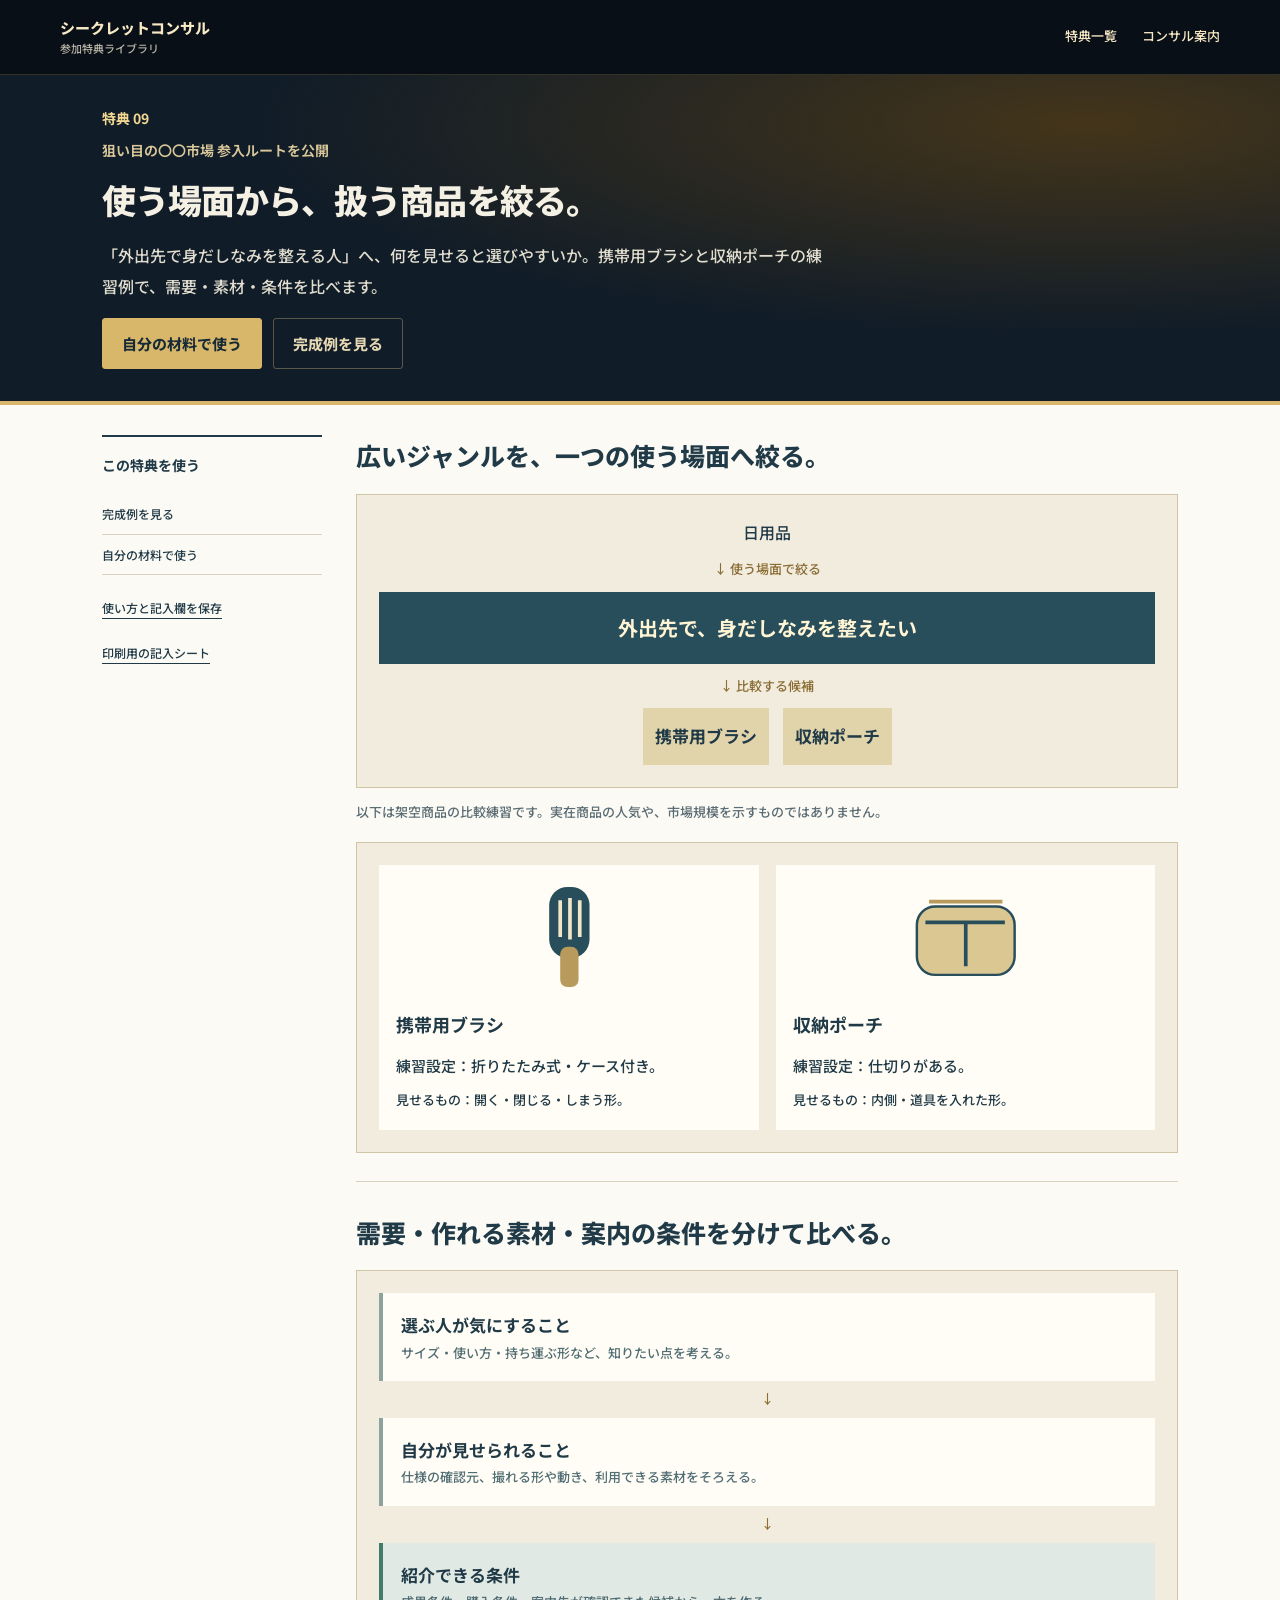
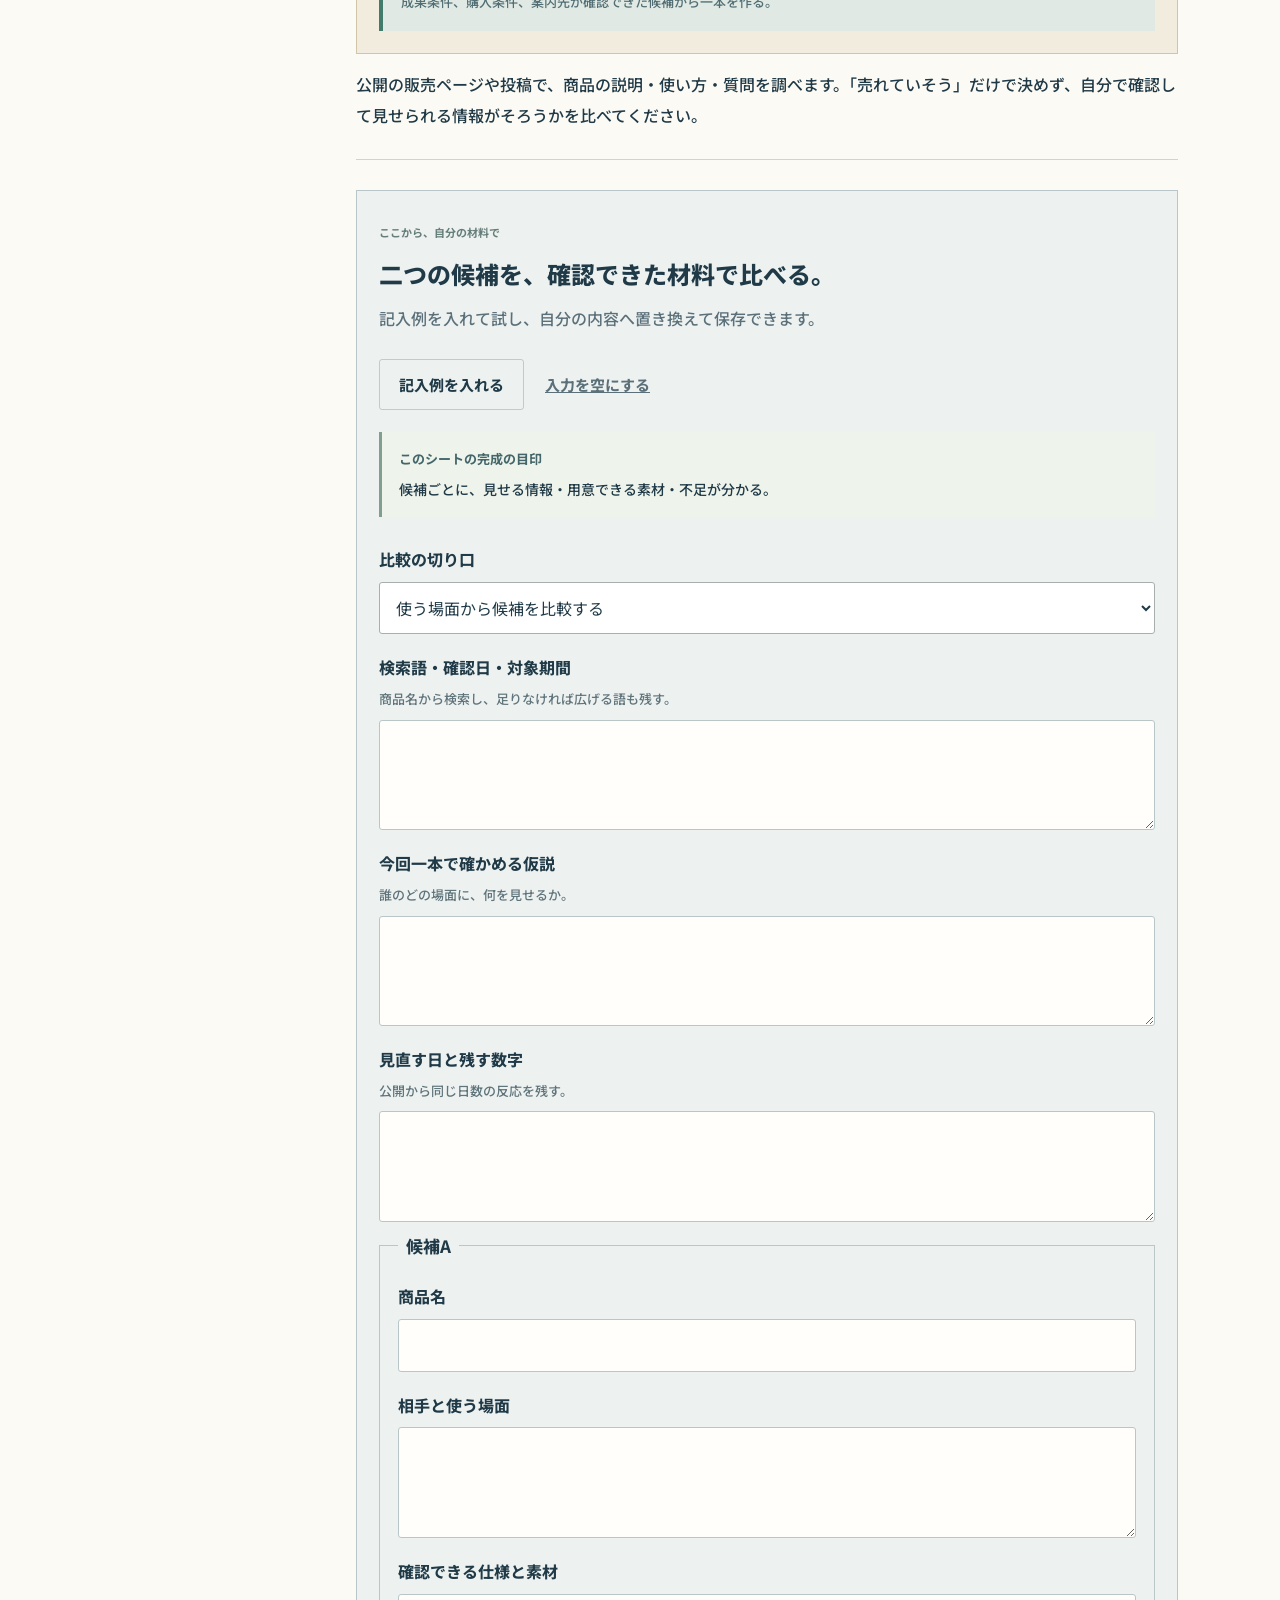
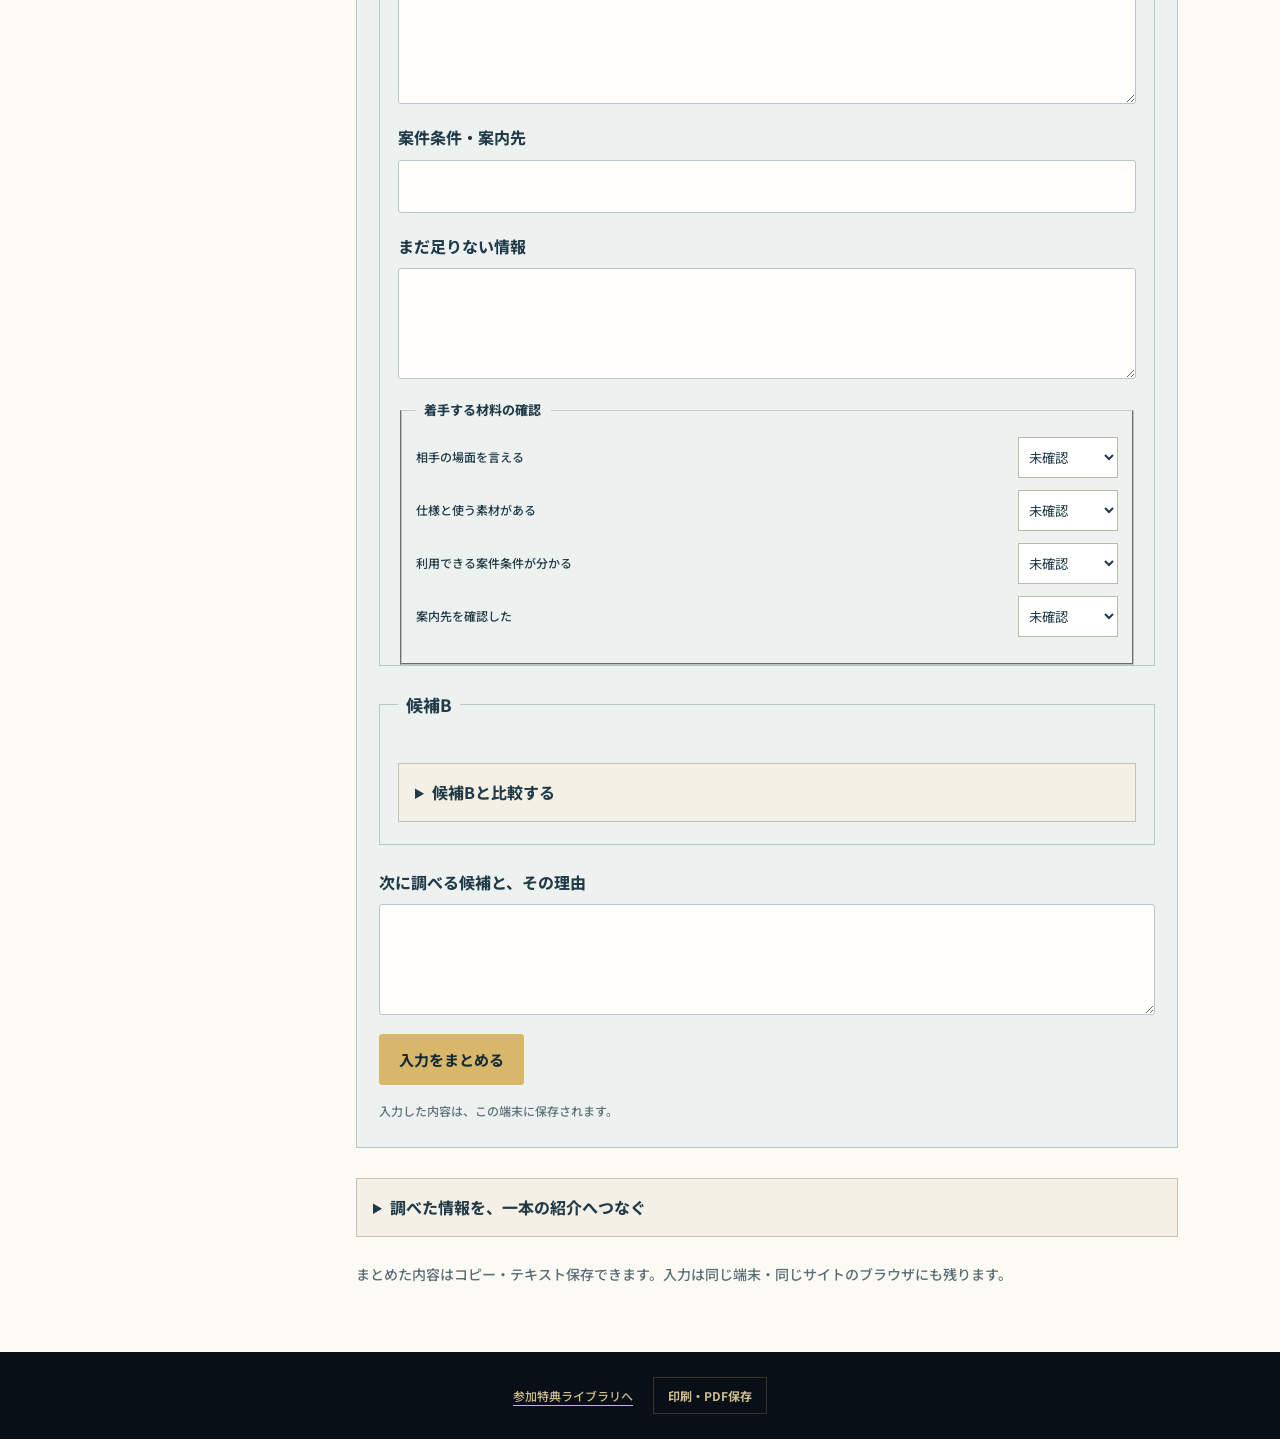
<file: 09.html>
<!DOCTYPE html>

<html lang="ja"><head><meta charset="utf-8"><meta content="noindex" name="robots"><meta content="width=device-width,initial-scale=1" name="viewport"><link href="data:," rel="icon"><title>狙い目の〇〇市場 参入ルートを公開｜参加特典</title><link href="bonus.css?v=6771149184" rel="stylesheet"></head><body class="bonus-page v35 v37" data-volume="09"><header class="bonus-nav"><a class="bonus-brand" href="bonuses.html">シークレットコンサル<span>参加特典ライブラリ</span></a><nav aria-label="ページ"><a href="bonuses.html">特典一覧</a><a href="lp.html">コンサル案内</a></nav></header><header class="bonus-hero"><div class="bonus-hero-inner"><div><p class="volume-label">特典 09</p><p class="official-bonus-title">狙い目の〇〇市場 参入ルートを公開</p><h1>使う場面から、扱う商品を絞る。</h1><p class="bonus-lead">「外出先で身だしなみを整える人」へ、何を見せると選びやすいか。携帯用ブラシと収納ポーチの練習例で、需要・素材・条件を比べます。</p><div class="hero-buttons"><a class="primary" href="#practice">自分の材料で使う</a><a class="secondary" href="#finished">完成例を見る</a></div></div></div></header><main class="bonus-layout"><aside class="bonus-aside"><nav aria-label="この資料の目次"><strong>この特典を使う</strong><a href="#finished">完成例を見る</a><a href="#practice">自分の材料で使う</a></nav><a class="download-link" download href="downloads/09_使い方と記入例.txt">使い方と記入欄を保存</a><a class="download-link" href="workbook.html#sheet-09">印刷用の記入シート</a></aside><article><section class="v35-section" id="finished"><header><h2>広いジャンルを、一つの使う場面へ絞る。</h2></header><figure aria-label="日用品から、外出先の身だしなみ道具へ絞る" class="v37-market-focus"><span>日用品</span><i>&darr; 使う場面で絞る</i><b>外出先で、身だしなみを整えたい</b><i>&darr; 比較する候補</i><div><strong>携帯用ブラシ</strong><strong>収納ポーチ</strong></div></figure><p class="v35-note">以下は架空商品の比較練習です。実在商品の人気や、市場規模を示すものではありません。</p><figure class="v37-candidates"><div><svg aria-hidden="true" viewbox="0 0 100 90"><rect fill="#294e5b" height="58" rx="15" width="33" x="34" y="4"></rect><rect fill="#b89b5c" height="33" rx="6" width="15" x="43" y="53"></rect><path d="M43 15v30m8-32v34m8-32v30" stroke="#f2e8c8" stroke-width="3"></path></svg><b>携帯用ブラシ</b><p>練習設定：折りたたみ式・ケース付き。</p><small>見せるもの：開く・閉じる・しまう形。</small></div><div><svg aria-hidden="true" viewbox="0 0 100 90"><rect fill="#dac792" height="56" rx="15" stroke="#294e5b" stroke-width="2" width="80" x="10" y="20"></rect><path d="M17 33h65m-32 0v36" stroke="#294e5b" stroke-width="3"></path><path d="M20 16h60" stroke="#b89b5c" stroke-width="3"></path></svg><b>収納ポーチ</b><p>練習設定：仕切りがある。</p><small>見せるもの：内側・道具を入れた形。</small></div></figure></section><section class="v35-section" id="lesson-1"><header><h2>需要・作れる素材・案内の条件を分けて比べる。</h2></header><figure aria-label="公開情報と使える素材から紹介候補を決める順番" class="v35-market-route"><div><b>選ぶ人が気にすること</b><span>サイズ・使い方・持ち運ぶ形など、知りたい点を考える。</span></div><i>&darr;</i><div><b>自分が見せられること</b><span>仕様の確認元、撮れる形や動き、利用できる素材をそろえる。</span></div><i>&darr;</i><div class="done"><b>紹介できる条件</b><span>成果条件、購入条件、案内先が確認できた候補から一本を作る。</span></div></figure><p>公開の販売ページや投稿で、商品の説明・使い方・質問を調べます。「売れていそう」だけで決めず、自分で確認して見せられる情報がそろうかを比べてください。</p></section><section class="practice v35-practice" id="practice"><header><span>ここから、自分の材料で</span><h2>二つの候補を、確認できた材料で比べる。</h2><p>記入例を入れて試し、自分の内容へ置き換えて保存できます。</p></header><form data-tool="research" data-volume="09"><div class="form-toolbar"><button class="secondary" data-example type="button">記入例を入れる</button><button class="quiet" data-clear type="button">入力を空にする</button></div><div class="form-guide"><b>このシートの完成の目印</b>候補ごとに、見せる情報・用意できる素材・不足が分かる。</div><div class="v32-extra-fields"><h3>自分の段階から入口を選ぶ</h3><label class="field"><span>比較の切り口</span><select data-v32-field="比較の切り口" name="entryRoute"><option value="first">使う場面から候補を比較する</option><option value="experienced">素材・条件から候補を比較する</option></select></label><label class="field"><span>検索語・確認日・対象期間<small>商品名から検索し、足りなければ広げる語も残す。</small></span><textarea data-v32-field="検索語・確認日・対象期間" name="searchMemo" rows="3"></textarea></label><label class="field"><span>今回一本で確かめる仮説<small>誰のどの場面に、何を見せるか。</small></span><textarea data-v32-field="今回一本で確かめる仮説" name="testHypothesis" rows="3"></textarea></label><label class="field"><span>見直す日と残す数字<small>公開から同じ日数の反応を残す。</small></span><textarea data-v32-field="見直す日と残す数字" name="reviewDate" rows="3"></textarea></label></div><fieldset class="candidate"><legend>候補A</legend><label class="field"><span>商品名</span><input name="aProduct" type="text" value></label><label class="field"><span>相手と使う場面</span><textarea name="aScene" rows="3"></textarea></label><label class="field"><span>確認できる仕様と素材</span><textarea name="aFacts" rows="3"></textarea></label><label class="field"><span>案件条件・案内先</span><input name="aTerms" type="text" value></label><label class="field"><span>まだ足りない情報</span><textarea name="aUnknown" rows="3"></textarea></label><fieldset class="candidate-status"><legend>着手する材料の確認</legend><label><span>相手の場面を言える</span><select name="aCheckScene"><option value="unknown">未確認</option><option value="ready">確認済み</option><option value="missing">不足あり</option></select></label><label><span>仕様と使う素材がある</span><select name="aCheckFacts"><option value="unknown">未確認</option><option value="ready">確認済み</option><option value="missing">不足あり</option></select></label><label><span>利用できる案件条件が分かる</span><select name="aCheckTerms"><option value="unknown">未確認</option><option value="ready">確認済み</option><option value="missing">不足あり</option></select></label><label><span>案内先を確認した</span><select name="aCheckDestination"><option value="unknown">未確認</option><option value="ready">確認済み</option><option value="missing">不足あり</option></select></label></fieldset></fieldset><fieldset class="candidate"><legend>候補B</legend><details class="v35-more" data-v35-group="bProduct"><summary>候補Bと比較する</summary><label class="field"><span>商品名</span><input name="bProduct" type="text" value></label><label class="field"><span>相手と使う場面</span><textarea name="bScene" rows="3"></textarea></label><label class="field"><span>確認できる仕様と素材</span><textarea name="bFacts" rows="3"></textarea></label><label class="field"><span>案件条件・案内先</span><input name="bTerms" type="text" value></label><label class="field"><span>まだ足りない情報</span><textarea name="bUnknown" rows="3"></textarea></label><fieldset class="candidate-status"><legend>着手する材料の確認</legend><label><span>相手の場面を言える</span><select name="bCheckScene"><option value="unknown">未確認</option><option value="ready">確認済み</option><option value="missing">不足あり</option></select></label><label><span>仕様と使う素材がある</span><select name="bCheckFacts"><option value="unknown">未確認</option><option value="ready">確認済み</option><option value="missing">不足あり</option></select></label><label><span>利用できる案件条件が分かる</span><select name="bCheckTerms"><option value="unknown">未確認</option><option value="ready">確認済み</option><option value="missing">不足あり</option></select></label><label><span>案内先を確認した</span><select name="bCheckDestination"><option value="unknown">未確認</option><option value="ready">確認済み</option><option value="missing">不足あり</option></select></label></fieldset></details></fieldset><label class="field"><span>次に調べる候補と、その理由</span><textarea name="next" rows="3"></textarea></label><button class="primary" type="submit">入力をまとめる</button><p class="tool-status" data-tool-status role="status">入力した内容は、この端末に保存されます。</p><div class="output-panel" hidden><h3>作成した内容</h3><div aria-live="polite" class="form-result-review" data-result-review hidden></div><textarea aria-label="作成した内容" data-output rows="12"></textarea><div class="output-actions"><button class="secondary" data-copy type="button">コピー</button><button class="secondary" data-download type="button">テキストで保存</button></div></div></form></section><details class="v35-more"><summary>調べた情報を、一本の紹介へつなぐ</summary><div><ol><li>使う場面と、比較する商品カテゴリを一つ決める。</li><li>販売ページで仕様と購入条件を確認する。</li><li>公開投稿の見せ方を観察し、自分で用意できる素材を決める。</li><li>成果条件・案内先を確認し、場面&rarr;事実&rarr;理由&rarr;案内で一本を作る。</li></ol><p>調べた日・確認元・まだ分からない点を残します。素材は、自分で撮るか、利用が認められたものを使ってください。</p></div></details><p class="v35-finish">まとめた内容はコピー・テキスト保存できます。入力は同じ端末・同じサイトのブラウザにも残ります。</p></article></main><footer class="bonus-footer"><a href="bonuses.html">参加特典ライブラリへ</a><button data-print type="button">印刷・PDF保存</button></footer><script src="bonus-data.js?v=8fbbe5a4d1"></script><script src="bonus.js?v=cd6a67eec6"></script></body></html>
</file>
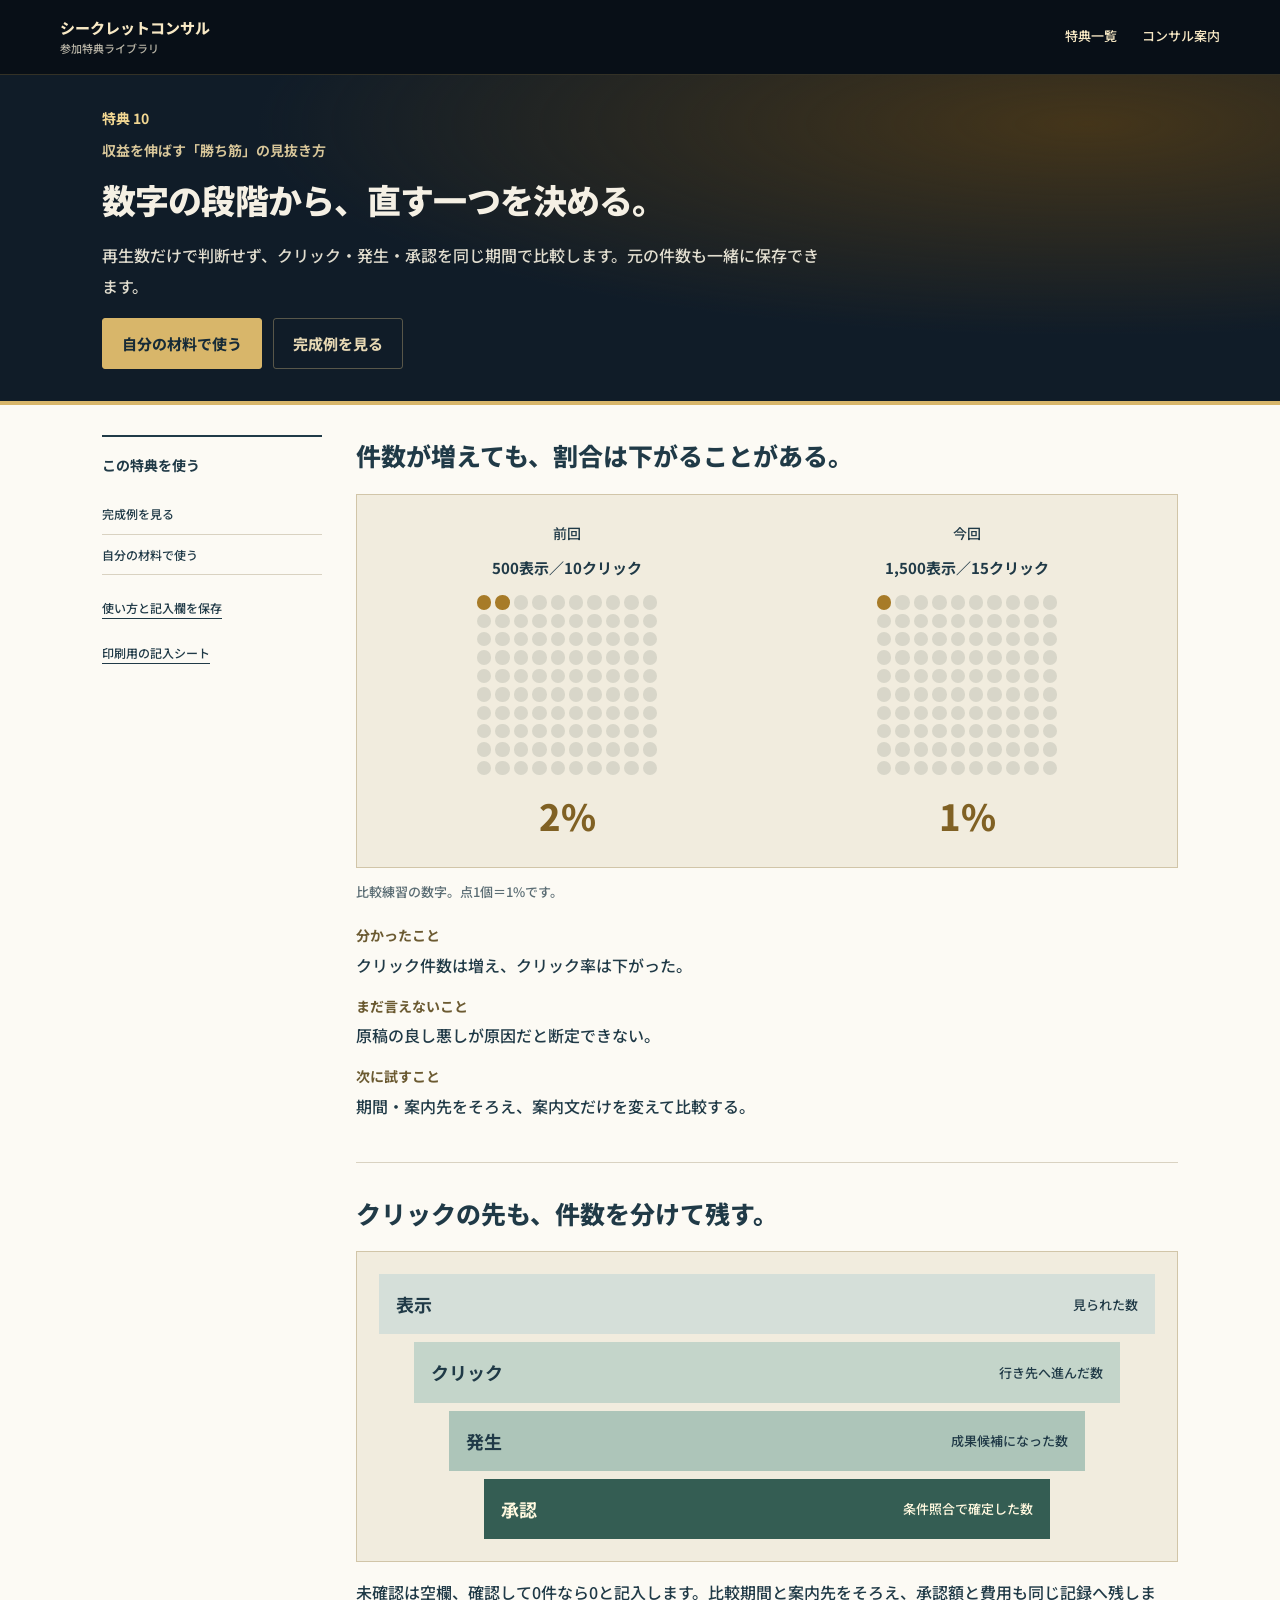
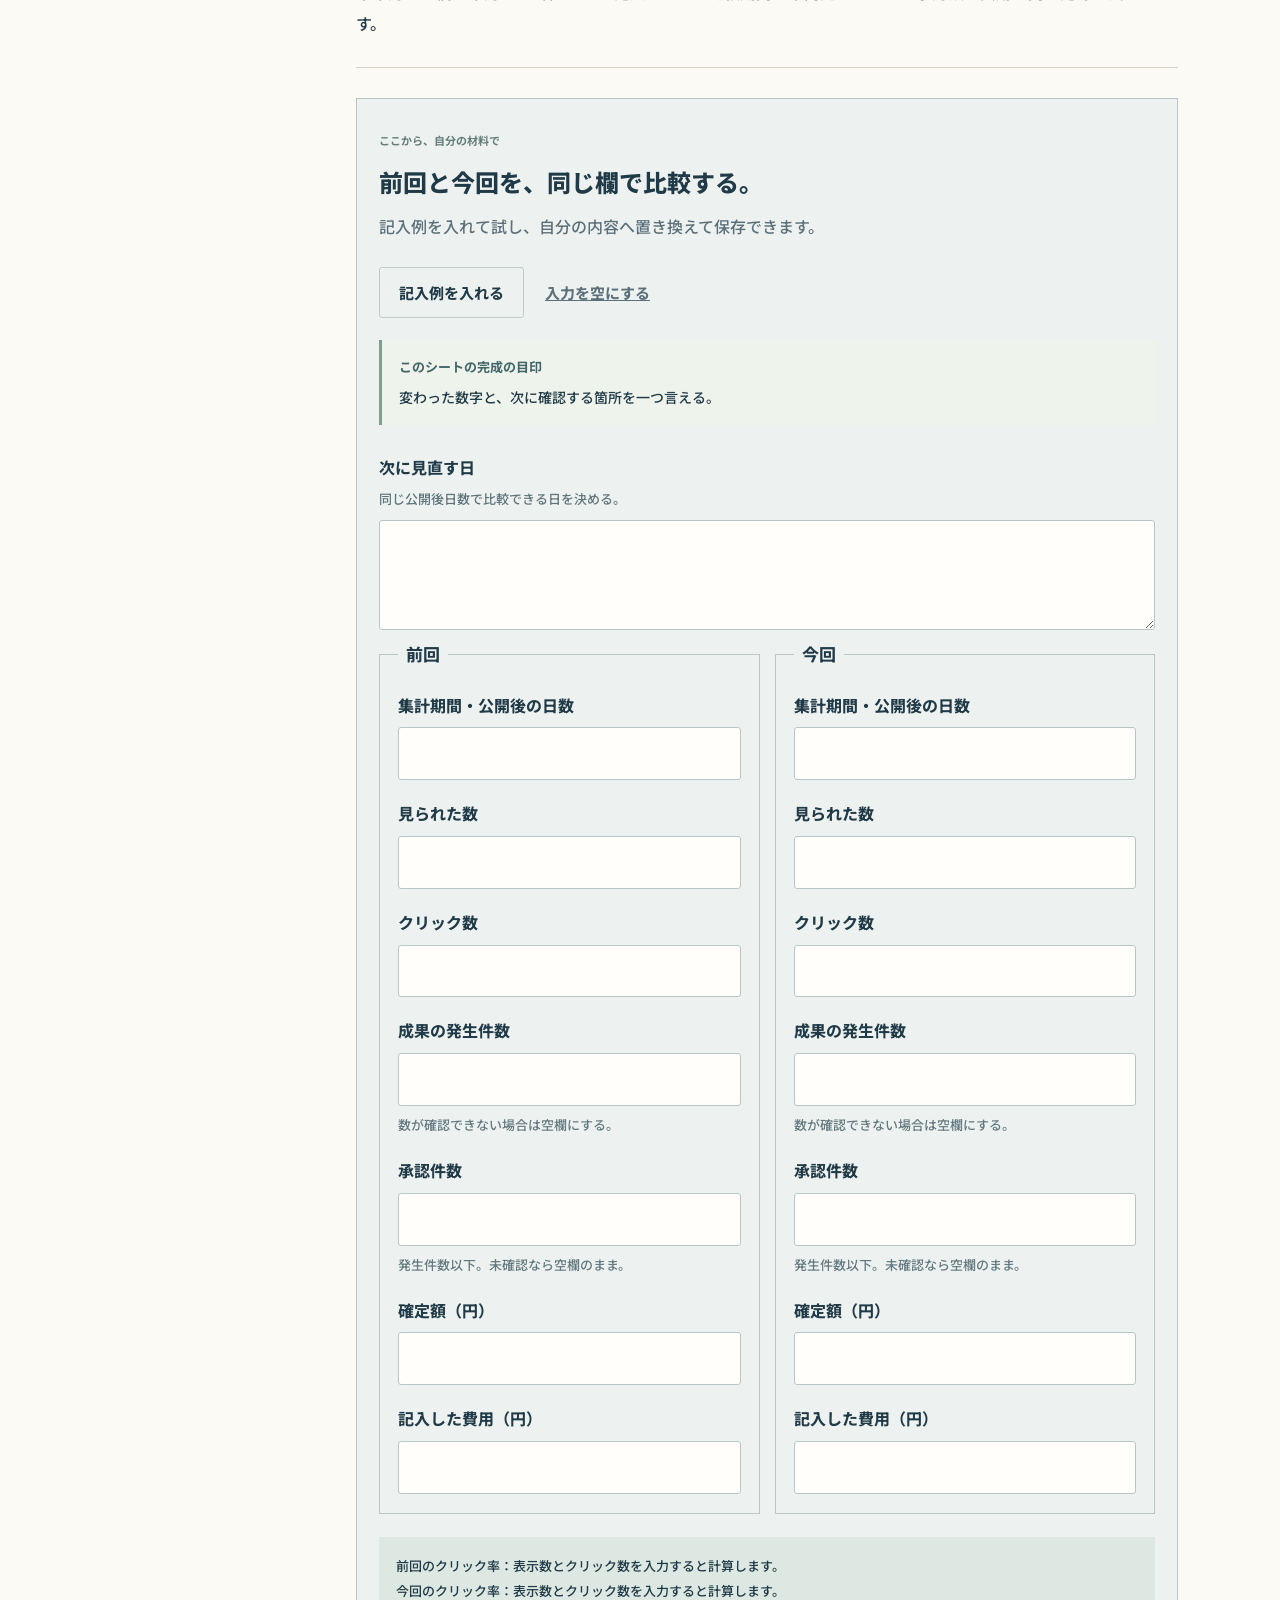
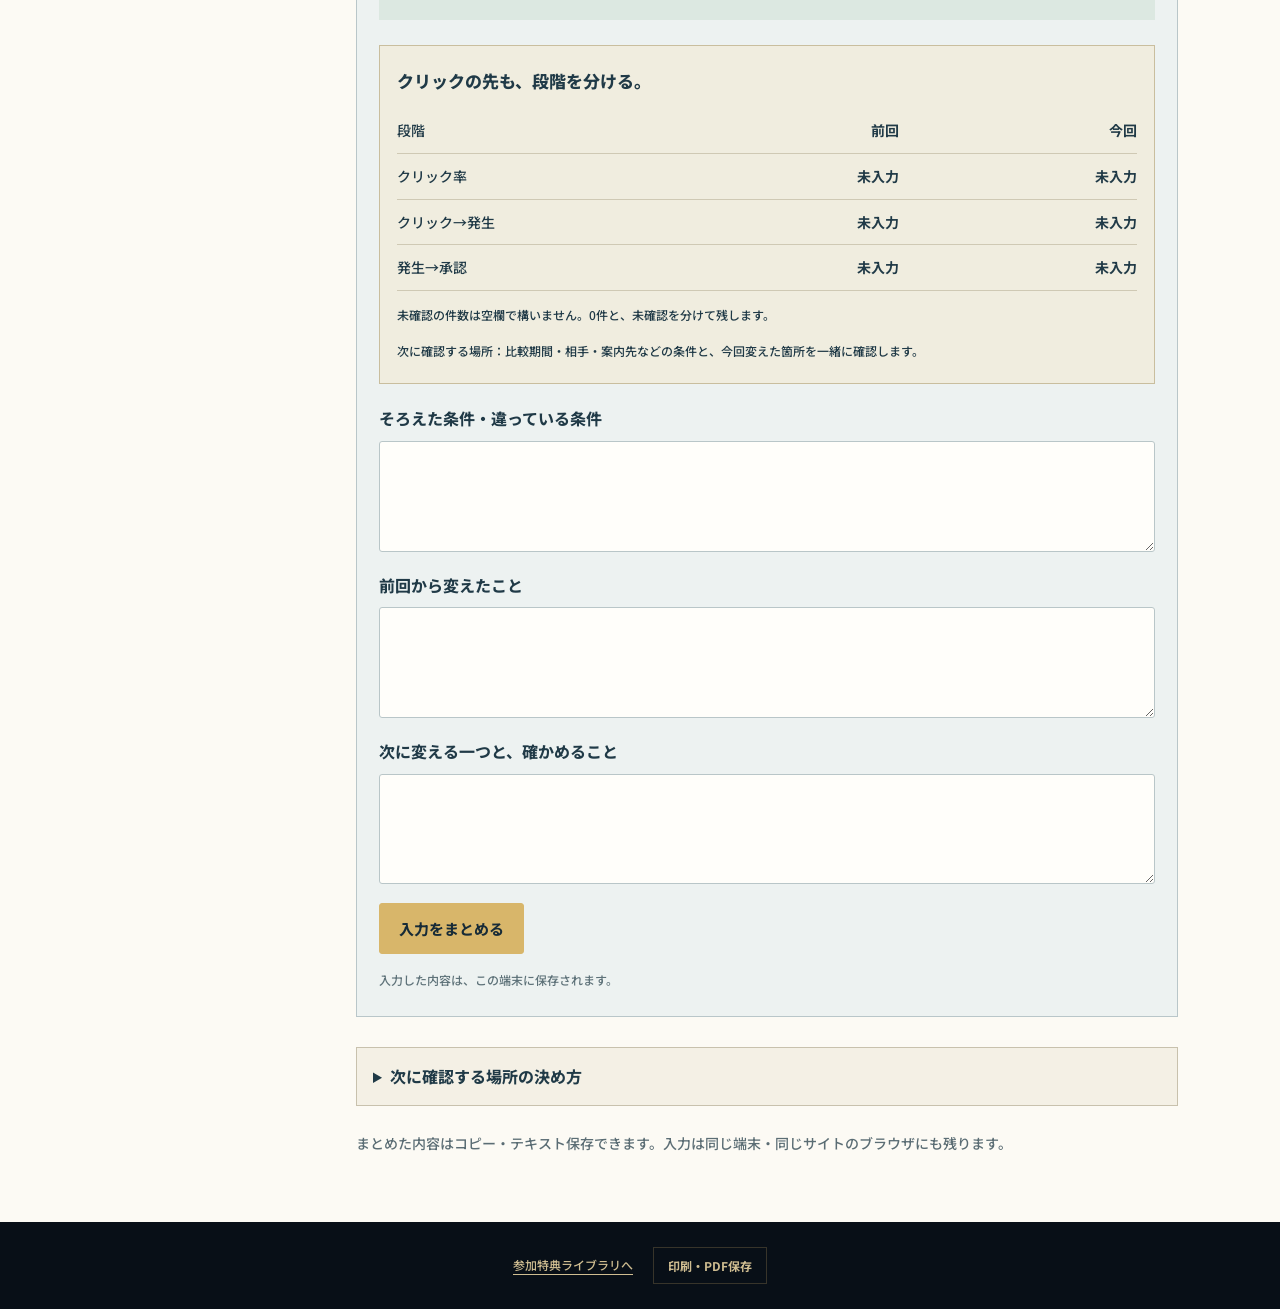
<file: 10.html>
<!DOCTYPE html>

<html lang="ja"><head><meta charset="utf-8"><meta content="noindex" name="robots"><meta content="width=device-width,initial-scale=1" name="viewport"><link href="data:," rel="icon"><title>収益を伸ばす「勝ち筋」の見抜き方｜参加特典</title><link href="bonus.css?v=6771149184" rel="stylesheet"></head><body class="bonus-page v35 v37" data-volume="10"><header class="bonus-nav"><a class="bonus-brand" href="bonuses.html">シークレットコンサル<span>参加特典ライブラリ</span></a><nav aria-label="ページ"><a href="bonuses.html">特典一覧</a><a href="lp.html">コンサル案内</a></nav></header><header class="bonus-hero"><div class="bonus-hero-inner"><div><p class="volume-label">特典 10</p><p class="official-bonus-title">収益を伸ばす「勝ち筋」の見抜き方</p><h1>数字の段階から、直す一つを決める。</h1><p class="bonus-lead">再生数だけで判断せず、クリック・発生・承認を同じ期間で比較します。元の件数も一緒に保存できます。</p><div class="hero-buttons"><a class="primary" href="#practice">自分の材料で使う</a><a class="secondary" href="#finished">完成例を見る</a></div></div></div></header><main class="bonus-layout"><aside class="bonus-aside"><nav aria-label="この資料の目次"><strong>この特典を使う</strong><a href="#finished">完成例を見る</a><a href="#practice">自分の材料で使う</a></nav><a class="download-link" download href="downloads/10_使い方と記入例.txt">使い方と記入欄を保存</a><a class="download-link" href="workbook.html#sheet-10">印刷用の記入シート</a></aside><article><section class="v35-section" id="finished"><header><h2>件数が増えても、割合は下がることがある。</h2></header><figure aria-label="500表示10クリックは2%、1500表示15クリックは1%という比較例" class="v35-rate-compare"><div><span>前回</span><b>500表示／10クリック</b><div aria-hidden="true" class="v35-dots"><i class="active"></i><i class="active"></i><i></i><i></i><i></i><i></i><i></i><i></i><i></i><i></i><i></i><i></i><i></i><i></i><i></i><i></i><i></i><i></i><i></i><i></i><i></i><i></i><i></i><i></i><i></i><i></i><i></i><i></i><i></i><i></i><i></i><i></i><i></i><i></i><i></i><i></i><i></i><i></i><i></i><i></i><i></i><i></i><i></i><i></i><i></i><i></i><i></i><i></i><i></i><i></i><i></i><i></i><i></i><i></i><i></i><i></i><i></i><i></i><i></i><i></i><i></i><i></i><i></i><i></i><i></i><i></i><i></i><i></i><i></i><i></i><i></i><i></i><i></i><i></i><i></i><i></i><i></i><i></i><i></i><i></i><i></i><i></i><i></i><i></i><i></i><i></i><i></i><i></i><i></i><i></i><i></i><i></i><i></i><i></i><i></i><i></i><i></i><i></i><i></i><i></i></div><strong>2%</strong></div><div><span>今回</span><b>1,500表示／15クリック</b><div aria-hidden="true" class="v35-dots"><i class="active"></i><i></i><i></i><i></i><i></i><i></i><i></i><i></i><i></i><i></i><i></i><i></i><i></i><i></i><i></i><i></i><i></i><i></i><i></i><i></i><i></i><i></i><i></i><i></i><i></i><i></i><i></i><i></i><i></i><i></i><i></i><i></i><i></i><i></i><i></i><i></i><i></i><i></i><i></i><i></i><i></i><i></i><i></i><i></i><i></i><i></i><i></i><i></i><i></i><i></i><i></i><i></i><i></i><i></i><i></i><i></i><i></i><i></i><i></i><i></i><i></i><i></i><i></i><i></i><i></i><i></i><i></i><i></i><i></i><i></i><i></i><i></i><i></i><i></i><i></i><i></i><i></i><i></i><i></i><i></i><i></i><i></i><i></i><i></i><i></i><i></i><i></i><i></i><i></i><i></i><i></i><i></i><i></i><i></i><i></i><i></i><i></i><i></i><i></i><i></i></div><strong>1%</strong></div></figure><p class="v35-note">比較練習の数字。点1個＝1%です。</p><div class="v35-three-answers"><p><b>分かったこと</b>クリック件数は増え、クリック率は下がった。</p><p><b>まだ言えないこと</b>原稿の良し悪しが原因だと断定できない。</p><p><b>次に試すこと</b>期間・案内先をそろえ、案内文だけを変えて比較する。</p></div></section><section class="v35-section" id="lesson-1"><header><h2>クリックの先も、件数を分けて残す。</h2></header><figure aria-label="表示から承認までの段階" class="v35-funnel"><div><b>表示</b><span>見られた数</span></div><div><b>クリック</b><span>行き先へ進んだ数</span></div><div><b>発生</b><span>成果候補になった数</span></div><div><b>承認</b><span>条件照合で確定した数</span></div></figure><p>未確認は空欄、確認して0件なら0と記入します。比較期間と案内先をそろえ、承認額と費用も同じ記録へ残します。</p></section><section class="practice v35-practice" id="practice"><header><span>ここから、自分の材料で</span><h2>前回と今回を、同じ欄で比較する。</h2><p>記入例を入れて試し、自分の内容へ置き換えて保存できます。</p></header><form data-tool="metrics" data-volume="10"><div class="form-toolbar"><button class="secondary" data-example type="button">記入例を入れる</button><button class="quiet" data-clear type="button">入力を空にする</button></div><div class="form-guide"><b>このシートの完成の目印</b>変わった数字と、次に確認する箇所を一つ言える。</div><div class="v32-extra-fields"><h3>次の比較へ残す</h3><label class="field"><span>次に見直す日<small>同じ公開後日数で比較できる日を決める。</small></span><textarea data-v32-field="次に見直す日" name="reviewDate" rows="3"></textarea></label></div><div class="metrics-editor"><fieldset><legend>前回</legend><label class="field"><span>集計期間・公開後の日数</span><input name="aPeriod" type="text" value></label><label class="field"><span>見られた数</span><input min="0" name="aViews" step="1" type="number" value></label><label class="field"><span>クリック数</span><input min="0" name="aClicks" step="1" type="number" value></label><label class="field"><span>成果の発生件数</span><input min="0" name="aOccurred" step="1" type="number" value><small>数が確認できない場合は空欄にする。</small></label><label class="field"><span>承認件数</span><input min="0" name="aApprovedCount" step="1" type="number" value><small>発生件数以下。未確認なら空欄のまま。</small></label><label class="field"><span>確定額（円）</span><input min="0" name="aApproved" step="1" type="number" value></label><label class="field"><span>記入した費用（円）</span><input min="0" name="aCost" step="1" type="number" value></label></fieldset><fieldset><legend>今回</legend><label class="field"><span>集計期間・公開後の日数</span><input name="bPeriod" type="text" value></label><label class="field"><span>見られた数</span><input min="0" name="bViews" step="1" type="number" value></label><label class="field"><span>クリック数</span><input min="0" name="bClicks" step="1" type="number" value></label><label class="field"><span>成果の発生件数</span><input min="0" name="bOccurred" step="1" type="number" value><small>数が確認できない場合は空欄にする。</small></label><label class="field"><span>承認件数</span><input min="0" name="bApprovedCount" step="1" type="number" value><small>発生件数以下。未確認なら空欄のまま。</small></label><label class="field"><span>確定額（円）</span><input min="0" name="bApproved" step="1" type="number" value></label><label class="field"><span>記入した費用（円）</span><input min="0" name="bCost" step="1" type="number" value></label></fieldset></div><div aria-live="polite" class="metrics-live"></div><div aria-live="polite" class="funnel-live" data-funnel-live></div><label class="field"><span>そろえた条件・違っている条件</span><textarea name="same" rows="3"></textarea></label><label class="field"><span>前回から変えたこと</span><textarea name="changed" rows="3"></textarea></label><label class="field"><span>次に変える一つと、確かめること</span><textarea name="next" rows="3"></textarea></label><button class="primary" type="submit">入力をまとめる</button><p class="tool-status" data-tool-status role="status">入力した内容は、この端末に保存されます。</p><div class="output-panel" hidden><h3>作成した内容</h3><div aria-live="polite" class="form-result-review" data-result-review hidden></div><textarea aria-label="作成した内容" data-output rows="12"></textarea><div class="output-actions"><button class="secondary" data-copy type="button">コピー</button><button class="secondary" data-download type="button">テキストで保存</button></div></div></form></section><details class="v35-more"><summary>次に確認する場所の決め方</summary><div><ul><li>表示あり・クリック0：案内の位置、言葉、リンクが開くか。</li><li>クリックあり・発生0：案内内容と行き先、成果条件、計測期間。</li><li>発生あり・承認が少ない：承認待ち、否認条件、集計期間。</li></ul><p>数字だけで原因を決めず、次に確かめる一つを選ぶために使います。</p></div></details><p class="v35-finish">まとめた内容はコピー・テキスト保存できます。入力は同じ端末・同じサイトのブラウザにも残ります。</p></article></main><footer class="bonus-footer"><a href="bonuses.html">参加特典ライブラリへ</a><button data-print type="button">印刷・PDF保存</button></footer><script src="bonus-data.js?v=8fbbe5a4d1"></script><script src="bonus.js?v=cd6a67eec6"></script></body></html>
</file>
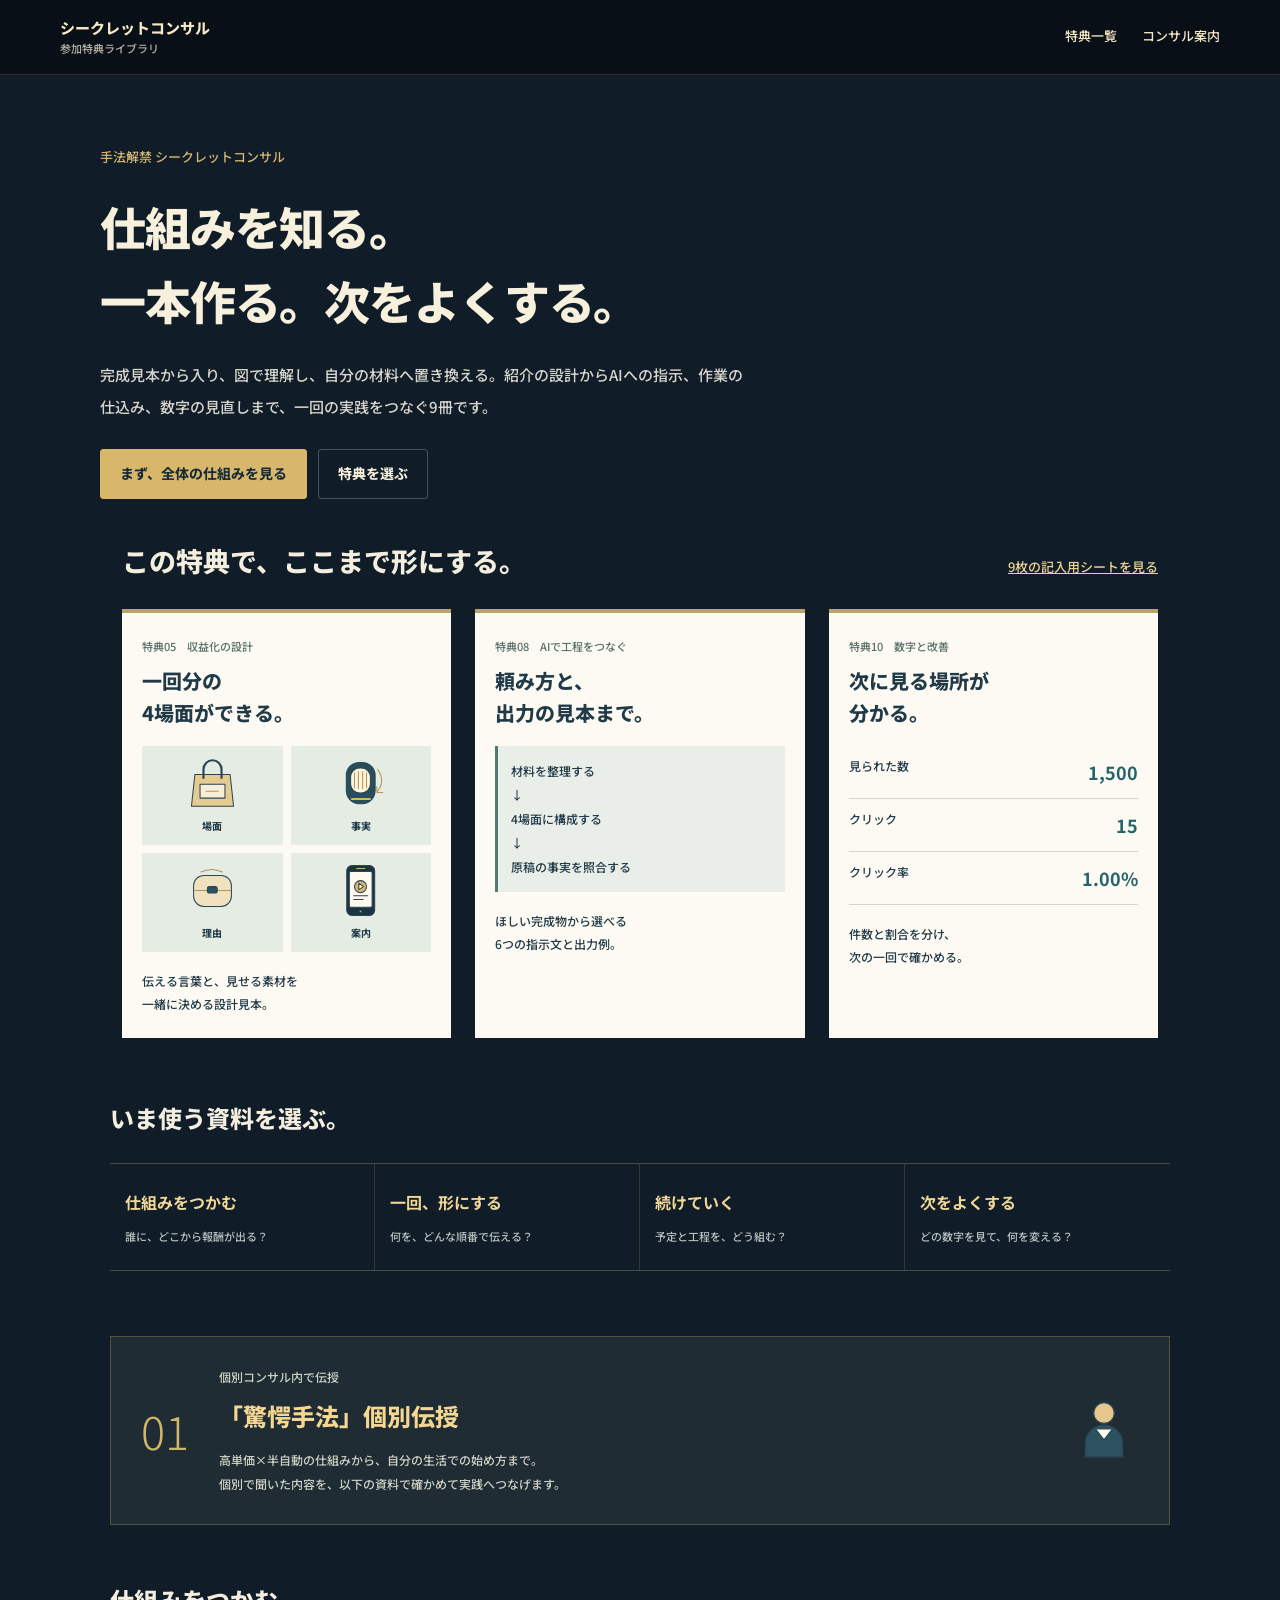
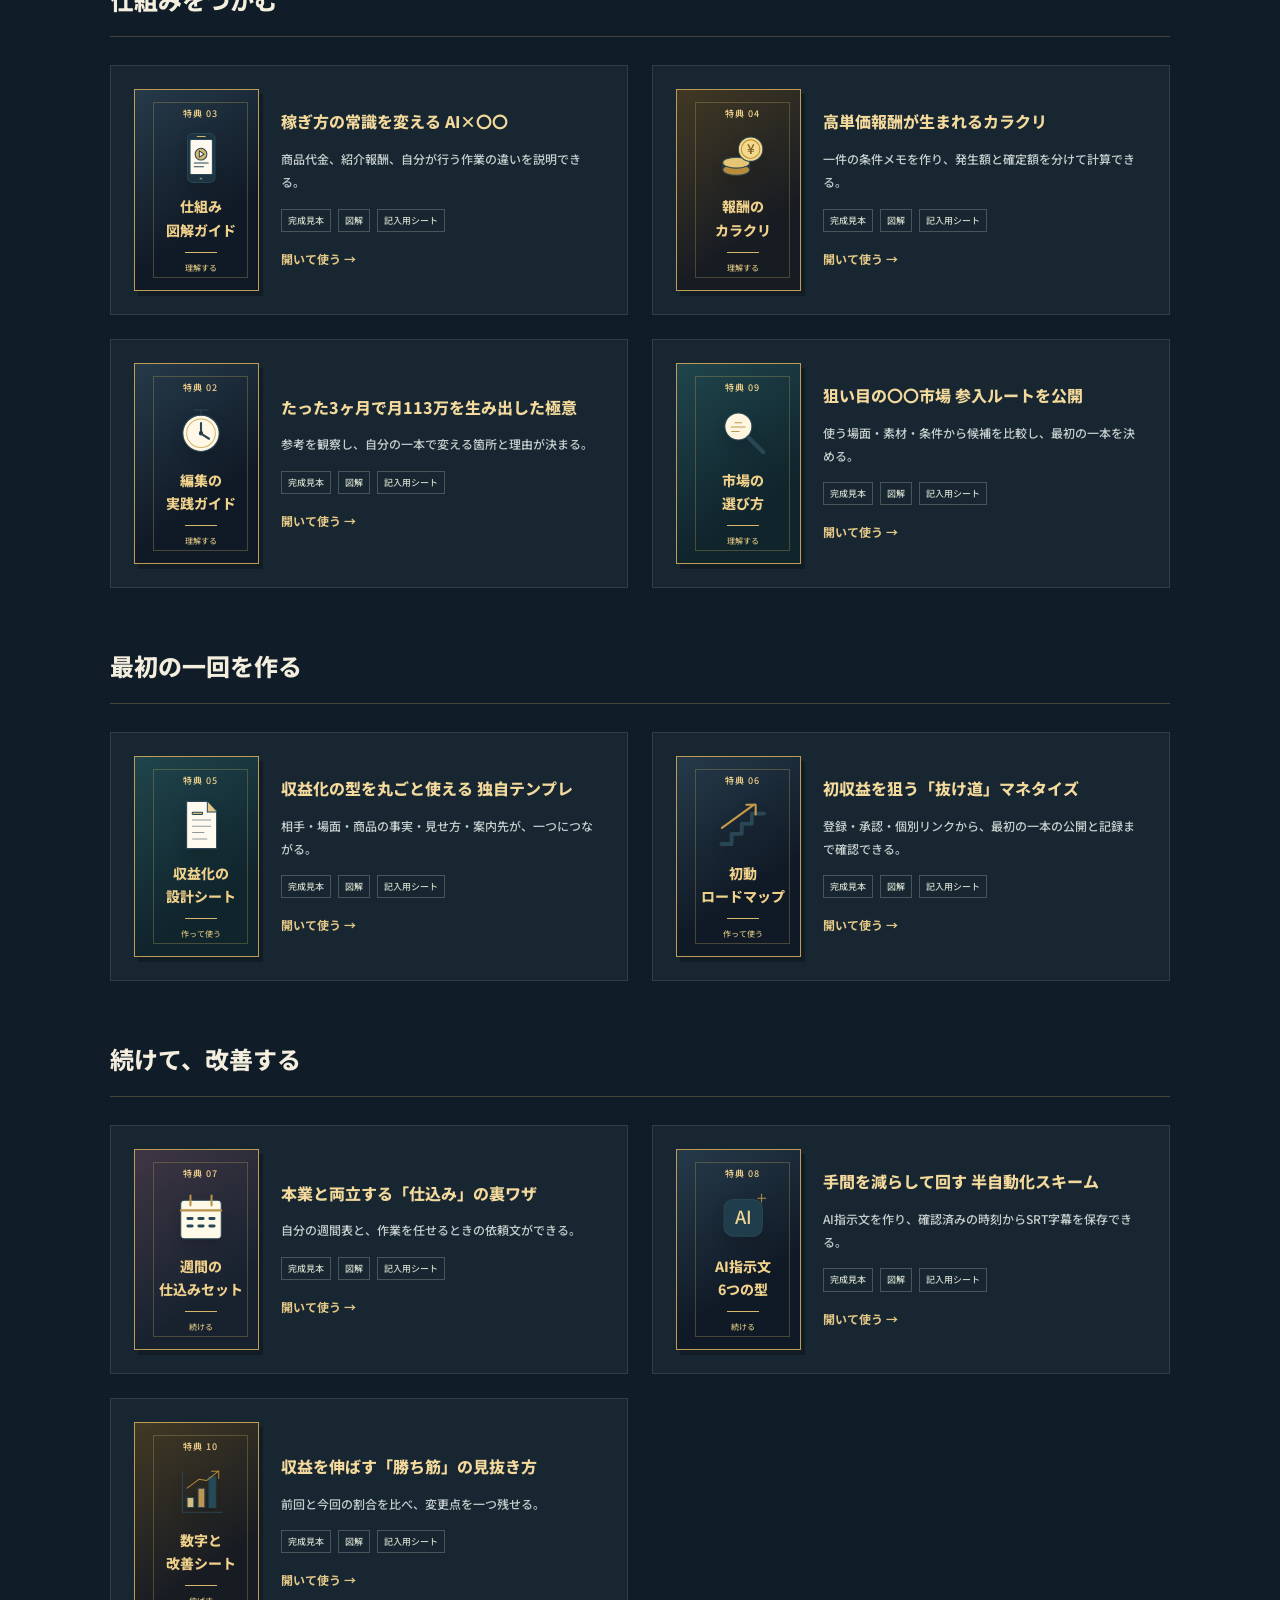
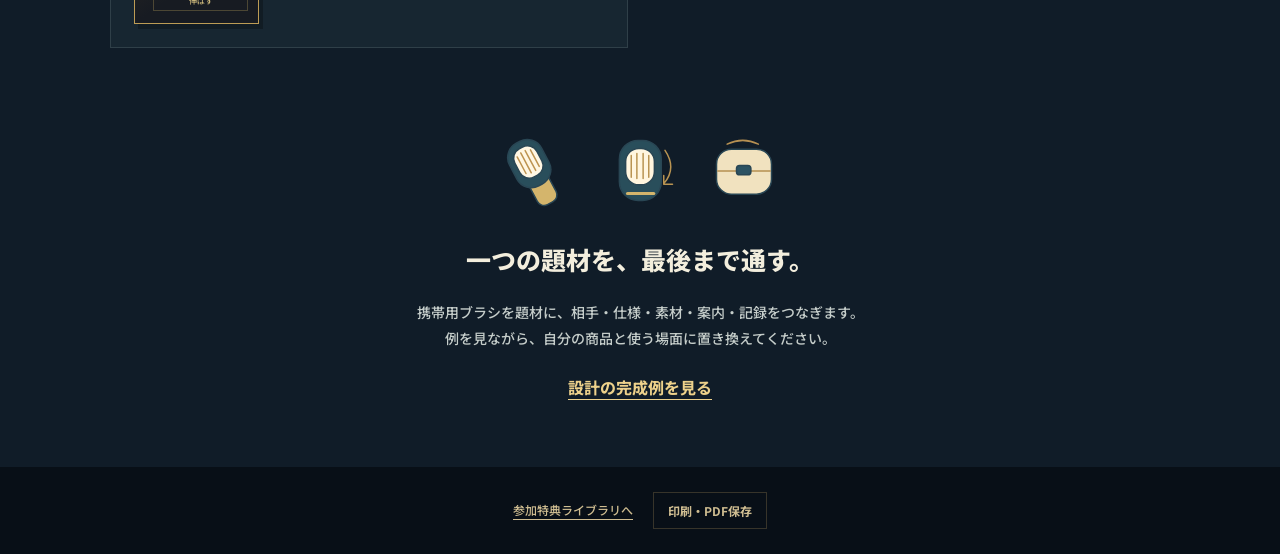
<file: bonuses.html>
<!DOCTYPE html>

<html lang="ja"><head><meta charset="utf-8"><meta content="noindex" name="robots"><meta content="width=device-width,initial-scale=1" name="viewport"><link href="data:," rel="icon"><title>参加者限定10大特典｜参加特典</title><link href="bonus.css?v=3d7b1915e9" rel="stylesheet"></head><body class="bonus-page" data-volume><header class="bonus-nav"><a class="bonus-brand" href="bonuses.html">シークレットコンサル<span>参加特典ライブラリ</span></a><nav aria-label="ページ"><a href="bonuses.html">特典一覧</a><a href="lp.html">コンサル案内</a></nav></header><main><header class="library-opening"><div><p>手法解禁 シークレットコンサル</p><h1>仕組みを知る。<br>一本作る。次をよくする。</h1><p class="library-lead">完成見本から入り、図で理解し、自分の材料へ置き換える。紹介の設計からAIへの指示、作業の仕込み、数字の見直しまで、一回の実践をつなぐ9冊です。</p><div class="hero-buttons"><a class="primary" href="03.html">まず、全体の仕組みを見る</a><a class="secondary" href="#collection">特典を選ぶ</a></div></div><div aria-hidden="true" class="library-books"><div class="bonus-cover cover-04"><span>特典 04</span><svg aria-hidden="true" class="object object-coins" fill="none" stroke="#294654" stroke-linecap="round" stroke-linejoin="round" stroke-width="2.4" viewbox="0 0 128 128"><ellipse cx="48" cy="92" fill="#b98b3a" rx="32" ry="13"></ellipse><path d="M16 75v17m64-17v17"></path><ellipse cx="48" cy="75" fill="#e6c674" rx="32" ry="13"></ellipse><circle cx="82" cy="43" fill="#f3d98c" r="29"></circle><circle cx="82" cy="43" r="22" stroke="#b98b3a"></circle><text fill="#7b5a22" font-size="32" stroke="none" text-anchor="middle" x="82" y="54">&yen;</text></svg><strong>報酬の<br>カラクリ</strong><div class="cover-rule"></div><small>理解する</small></div><div class="bonus-cover cover-05"><span>特典 05</span><svg aria-hidden="true" class="object object-document" fill="none" stroke="#294654" stroke-linecap="round" stroke-linejoin="round" stroke-width="2.4" viewbox="0 0 128 128"><path d="M30 8h49l22 23v89H30z" fill="#fffaf0"></path><path d="M79 8v25h22" fill="#e4ca8a"></path><path d="M44 52h43m-43 15h43m-43 15h27m-27 15h34" stroke="#8f9a9e"></path><rect fill="#d4b56c" height="5" rx="2" width="25" x="43" y="34"></rect></svg><strong>収益化の<br>設計シート</strong><div class="cover-rule"></div><small>作って使う</small></div><div class="bonus-cover cover-08"><span>特典 08</span><svg aria-hidden="true" class="object object-spark" fill="none" stroke="#294654" stroke-linecap="round" stroke-linejoin="round" stroke-width="2.4" viewbox="0 0 128 128"><rect fill="#1f3d4a" height="87" rx="22" width="91" x="19" y="20"></rect><text fill="#ecd295" font-family="sans-serif" font-size="43" stroke="none" text-anchor="middle" x="64" y="78">AI</text><path d="M108 7v19m-9-9h19" stroke="#b48e45"></path></svg><strong>AI指示文<br>6つの型</strong><div class="cover-rule"></div><small>続ける</small></div></div></header><section class="library-preview"><header class="preview-heading"><h2>この特典で、ここまで形にする。</h2><a href="workbook.html">9枚の記入用シートを見る</a></header><div class="preview-grid"><a class="preview-card" href="05.html#finished"><p>特典05　収益化の設計</p><h3>一回分の<br>4場面ができる。</h3><div class="mini-strip"><div><svg aria-hidden="true" class="object object-bag" fill="none" stroke="#294654" stroke-linecap="round" stroke-linejoin="round" stroke-width="2.4" viewbox="0 0 128 128"><path d="M23 43h82l8 74H15z" fill="#e5cb91"></path><path d="M43 51V31a21 21 0 0142 0v20" stroke-width="5"></path><path d="M35 66h58v32H35z" fill="#f8efda"></path><path d="M49 82h29" stroke="#bd9350"></path></svg><b>場面</b></div><div><svg aria-hidden="true" class="object object-folded" fill="none" stroke="#294654" stroke-linecap="round" stroke-linejoin="round" stroke-width="2.4" viewbox="0 0 128 128"><rect fill="#294e5b" height="96" rx="30" width="67" x="31" y="15"></rect><rect fill="#fff6df" height="58" rx="21" width="46" x="41" y="28"></rect><path d="M50 39v35m9-38v40m10-40v40m9-37v35" stroke="#b99452"></path><path d="M44 100h42" stroke="#d4b56c" stroke-width="5"></path><path d="M104 31q19 28-1 52m-1-12v14h14" stroke="#b99452"></path></svg><b>事実</b></div><div><svg aria-hidden="true" class="object object-case" fill="none" stroke="#294654" stroke-linecap="round" stroke-linejoin="round" stroke-width="2.4" viewbox="0 0 128 128"><rect fill="#f1e2bf" height="72" rx="24" width="88" x="20" y="29"></rect><path d="M22 64h84" stroke="#b69052"></path><rect fill="#2c5262" height="15" rx="5" width="23" x="52" y="55"></rect><path d="M37 21q25-12 50 0" stroke="#b69052"></path></svg><b>理由</b></div><div><svg aria-hidden="true" class="object object-phone" fill="none" stroke="#294654" stroke-linecap="round" stroke-linejoin="round" stroke-width="2.4" viewbox="0 0 128 128"><rect fill="#1c3442" height="116" rx="12" width="65" x="32" y="6"></rect><rect fill="#fffaf0" height="83" rx="3" width="53" x="38" y="20"></rect><path d="M55 13h19" stroke="#d4b56c"></path><path d="M48 76h33m-33 9h22"></path><circle cx="64" cy="55" fill="#d7b66d" r="14"></circle><path d="M60 47l11 8-11 7z" fill="#fffaf0"></path><circle cx="64" cy="113" fill="#d4b56c" r="3"></circle></svg><b>案内</b></div></div><span>伝える言葉と、見せる素材を<br>一緒に決める設計見本。</span></a><a class="preview-card" href="08.html#finished"><p>特典08　AIで工程をつなぐ</p><h3>頼み方と、<br>出力の見本まで。</h3><div class="mini-output">材料を整理する<br>&darr;<br>4場面に構成する<br>&darr;<br>原稿の事実を照合する</div><span>ほしい完成物から選べる<br>6つの指示文と出力例。</span></a><a class="preview-card" href="10.html#finished"><p>特典10　数字と改善</p><h3>次に見る場所が<br>分かる。</h3><div class="mini-numbers"><div><span>見られた数</span><strong>1,500</strong></div><div><span>クリック</span><strong>15</strong></div><div><span>クリック率</span><strong>1.00%</strong></div></div><span>件数と割合を分け、<br>次の一回で確かめる。</span></a></div></section><section class="learning-route"><h2>いま使う資料を選ぶ。</h2><div><a href="03.html"><b>仕組みをつかむ</b><span>誰に、どこから報酬が出る？</span></a><a href="05.html"><b>一回、形にする</b><span>何を、どんな順番で伝える？</span></a><a href="07.html"><b>続けていく</b><span>予定と工程を、どう組む？</span></a><a href="10.html"><b>次をよくする</b><span>どの数字を見て、何を変える？</span></a></div></section><section class="live-bonus"><span>01</span><div><p>個別コンサル内で伝授</p><h2>「驚愕手法」個別伝授</h2><p>高単価&times;半自動の仕組みから、自分の生活での始め方まで。<br>個別で聞いた内容を、以下の資料で確かめて実践へつなげます。</p></div><svg aria-hidden="true" class="object object-person" fill="none" stroke="#294654" stroke-linecap="round" stroke-linejoin="round" stroke-width="2.4" viewbox="0 0 128 128"><circle cx="64" cy="33" fill="#e6c58f" r="19"></circle><path d="M30 113V89a34 34 0 0168 0v24" fill="#2c5262"></path><path d="M49 63l15 19 15-19" fill="#fff9eb"></path><path d="M28 113h72"></path></svg></section><div class="bonus-collection" id="collection"><section><h2>仕組みをつかむ</h2><div class="guide-grid"><a class="guide-card" href="03.html"><div class="bonus-cover cover-03"><span>特典 03</span><svg aria-hidden="true" class="object object-phone" fill="none" stroke="#294654" stroke-linecap="round" stroke-linejoin="round" stroke-width="2.4" viewbox="0 0 128 128"><rect fill="#1c3442" height="116" rx="12" width="65" x="32" y="6"></rect><rect fill="#fffaf0" height="83" rx="3" width="53" x="38" y="20"></rect><path d="M55 13h19" stroke="#d4b56c"></path><path d="M48 76h33m-33 9h22"></path><circle cx="64" cy="55" fill="#d7b66d" r="14"></circle><path d="M60 47l11 8-11 7z" fill="#fffaf0"></path><circle cx="64" cy="113" fill="#d4b56c" r="3"></circle></svg><strong>仕組み<br>図解ガイド</strong><div class="cover-rule"></div><small>理解する</small></div><div class="guide-card-copy"><h3>稼ぎ方の常識を変える AI&times;〇〇</h3><p>商品代金、紹介報酬、自分が行う作業の違いを説明できる。</p><div class="guide-features"><span>完成見本</span><span>図解</span><span>記入用シート</span></div><strong>開いて使う &rarr;</strong></div></a><a class="guide-card" href="04.html"><div class="bonus-cover cover-04"><span>特典 04</span><svg aria-hidden="true" class="object object-coins" fill="none" stroke="#294654" stroke-linecap="round" stroke-linejoin="round" stroke-width="2.4" viewbox="0 0 128 128"><ellipse cx="48" cy="92" fill="#b98b3a" rx="32" ry="13"></ellipse><path d="M16 75v17m64-17v17"></path><ellipse cx="48" cy="75" fill="#e6c674" rx="32" ry="13"></ellipse><circle cx="82" cy="43" fill="#f3d98c" r="29"></circle><circle cx="82" cy="43" r="22" stroke="#b98b3a"></circle><text fill="#7b5a22" font-size="32" stroke="none" text-anchor="middle" x="82" y="54">&yen;</text></svg><strong>報酬の<br>カラクリ</strong><div class="cover-rule"></div><small>理解する</small></div><div class="guide-card-copy"><h3>高単価報酬が生まれるカラクリ</h3><p>一件の条件メモを作り、発生額と確定額を分けて計算できる。</p><div class="guide-features"><span>完成見本</span><span>図解</span><span>記入用シート</span></div><strong>開いて使う &rarr;</strong></div></a><a class="guide-card" href="02.html"><div class="bonus-cover cover-02"><span>特典 02</span><svg aria-hidden="true" class="object object-clock" fill="none" stroke="#294654" stroke-linecap="round" stroke-linejoin="round" stroke-width="2.4" viewbox="0 0 128 128"><circle cx="64" cy="67" fill="#fff8e7" r="43"></circle><circle cx="64" cy="67" r="34" stroke="#d4b56c"></circle><path d="M64 43v25l19 12" stroke-width="5"></path><path d="M47 12h34M64 12v10"></path><circle cx="64" cy="67" fill="#1c3442" r="4"></circle></svg><strong>編集の<br>実践ガイド</strong><div class="cover-rule"></div><small>理解する</small></div><div class="guide-card-copy"><h3>たった3ヶ月で月113万を生み出した極意</h3><p>参考を観察し、自分の一本で変える箇所と理由が決まる。</p><div class="guide-features"><span>完成見本</span><span>図解</span><span>記入用シート</span></div><strong>開いて使う &rarr;</strong></div></a><a class="guide-card" href="09.html"><div class="bonus-cover cover-09"><span>特典 09</span><svg aria-hidden="true" class="object object-search" fill="none" stroke="#294654" stroke-linecap="round" stroke-linejoin="round" stroke-width="2.4" viewbox="0 0 128 128"><circle cx="53" cy="51" fill="#fff6df" r="32"></circle><path d="M77 77l35 35" stroke-width="10"></path><path d="M36 52h33m-24-10h16m-24 21h18" stroke="#be9756"></path></svg><strong>市場の<br>選び方</strong><div class="cover-rule"></div><small>理解する</small></div><div class="guide-card-copy"><h3>狙い目の〇〇市場 参入ルートを公開</h3><p>使う場面・素材・条件から候補を比較し、最初の一本を決める。</p><div class="guide-features"><span>完成見本</span><span>図解</span><span>記入用シート</span></div><strong>開いて使う &rarr;</strong></div></a></div></section><section><h2>最初の一回を作る</h2><div class="guide-grid"><a class="guide-card" href="05.html"><div class="bonus-cover cover-05"><span>特典 05</span><svg aria-hidden="true" class="object object-document" fill="none" stroke="#294654" stroke-linecap="round" stroke-linejoin="round" stroke-width="2.4" viewbox="0 0 128 128"><path d="M30 8h49l22 23v89H30z" fill="#fffaf0"></path><path d="M79 8v25h22" fill="#e4ca8a"></path><path d="M44 52h43m-43 15h43m-43 15h27m-27 15h34" stroke="#8f9a9e"></path><rect fill="#d4b56c" height="5" rx="2" width="25" x="43" y="34"></rect></svg><strong>収益化の<br>設計シート</strong><div class="cover-rule"></div><small>作って使う</small></div><div class="guide-card-copy"><h3>収益化の型を丸ごと使える 独自テンプレ</h3><p>相手・場面・商品の事実・見せ方・案内先が、一つにつながる。</p><div class="guide-features"><span>完成見本</span><span>図解</span><span>記入用シート</span></div><strong>開いて使う &rarr;</strong></div></a><a class="guide-card" href="06.html"><div class="bonus-cover cover-06"><span>特典 06</span><svg aria-hidden="true" class="object object-steps" fill="none" stroke="#294654" stroke-linecap="round" stroke-linejoin="round" stroke-width="2.4" viewbox="0 0 128 128"><path d="M13 109h24V85h24V61h24V37h29" fill="none" stroke-width="9"></path><path d="M14 71l77-56m-19 1h22v23" stroke="#c49a4a" stroke-width="5"></path></svg><strong>初動<br>ロードマップ</strong><div class="cover-rule"></div><small>作って使う</small></div><div class="guide-card-copy"><h3>初収益を狙う「抜け道」マネタイズ</h3><p>登録・承認・個別リンクから、最初の一本の公開と記録まで確認できる。</p><div class="guide-features"><span>完成見本</span><span>図解</span><span>記入用シート</span></div><strong>開いて使う &rarr;</strong></div></a></div></section><section><h2>続けて、改善する</h2><div class="guide-grid"><a class="guide-card" href="07.html"><div class="bonus-cover cover-07"><span>特典 07</span><svg aria-hidden="true" class="object object-calendar" fill="none" stroke="#294654" stroke-linecap="round" stroke-linejoin="round" stroke-width="2.4" viewbox="0 0 128 128"><rect fill="#fff9e8" height="91" rx="9" width="96" x="16" y="22"></rect><path d="M16 46h96M39 11v23m50-23v23" stroke="#ba914b" stroke-width="5"></path><path d="M33 65h10m16 0h10m16 0h10M33 83h10m16 0h10m16 0h10" stroke-width="7"></path></svg><strong>週間の<br>仕込みセット</strong><div class="cover-rule"></div><small>続ける</small></div><div class="guide-card-copy"><h3>本業と両立する「仕込み」の裏ワザ</h3><p>自分の週間表と、作業を任せるときの依頼文ができる。</p><div class="guide-features"><span>完成見本</span><span>図解</span><span>記入用シート</span></div><strong>開いて使う &rarr;</strong></div></a><a class="guide-card" href="08.html"><div class="bonus-cover cover-08"><span>特典 08</span><svg aria-hidden="true" class="object object-spark" fill="none" stroke="#294654" stroke-linecap="round" stroke-linejoin="round" stroke-width="2.4" viewbox="0 0 128 128"><rect fill="#1f3d4a" height="87" rx="22" width="91" x="19" y="20"></rect><text fill="#ecd295" font-family="sans-serif" font-size="43" stroke="none" text-anchor="middle" x="64" y="78">AI</text><path d="M108 7v19m-9-9h19" stroke="#b48e45"></path></svg><strong>AI指示文<br>6つの型</strong><div class="cover-rule"></div><small>続ける</small></div><div class="guide-card-copy"><h3>手間を減らして回す 半自動化スキーム</h3><p>AI指示文を作り、確認済みの時刻からSRT字幕を保存できる。</p><div class="guide-features"><span>完成見本</span><span>図解</span><span>記入用シート</span></div><strong>開いて使う &rarr;</strong></div></a><a class="guide-card" href="10.html"><div class="bonus-cover cover-10"><span>特典 10</span><svg aria-hidden="true" class="object object-chart" fill="none" stroke="#294654" stroke-linecap="round" stroke-linejoin="round" stroke-width="2.4" viewbox="0 0 128 128"><path d="M20 16v96h94"></path><rect fill="#d5bd84" height="24" width="16" x="31" y="77"></rect><rect fill="#bf9651" height="46" width="16" x="57" y="55"></rect><rect fill="#254b5b" height="73" width="16" x="83" y="28"></rect><path d="M31 55l28-21 18 3 29-23m-17 1h17v17" stroke="#b58b3b"></path></svg><strong>数字と<br>改善シート</strong><div class="cover-rule"></div><small>伸ばす</small></div><div class="guide-card-copy"><h3>収益を伸ばす「勝ち筋」の見抜き方</h3><p>前回と今回の割合を比べ、変更点を一つ残せる。</p><div class="guide-features"><span>完成見本</span><span>図解</span><span>記入用シート</span></div><strong>開いて使う &rarr;</strong></div></a></div></section></div><section class="library-case"><div><svg aria-hidden="true" class="object object-brush" fill="none" stroke="#294654" stroke-linecap="round" stroke-linejoin="round" stroke-width="2.4" viewbox="0 0 128 128"><g transform="rotate(-28 64 64)"><rect fill="#d4b56c" height="50" rx="12" width="34" x="43" y="70"></rect><rect fill="#294e5b" height="77" rx="26" width="58" x="31" y="10"></rect><rect fill="#fff7e3" height="51" rx="17" width="40" x="40" y="20"></rect><path d="M48 30v30m8-33v36m8-36v36m8-33v30" stroke="#bd9350"></path></g></svg><svg aria-hidden="true" class="object object-folded" fill="none" stroke="#294654" stroke-linecap="round" stroke-linejoin="round" stroke-width="2.4" viewbox="0 0 128 128"><rect fill="#294e5b" height="96" rx="30" width="67" x="31" y="15"></rect><rect fill="#fff6df" height="58" rx="21" width="46" x="41" y="28"></rect><path d="M50 39v35m9-38v40m10-40v40m9-37v35" stroke="#b99452"></path><path d="M44 100h42" stroke="#d4b56c" stroke-width="5"></path><path d="M104 31q19 28-1 52m-1-12v14h14" stroke="#b99452"></path></svg><svg aria-hidden="true" class="object object-case" fill="none" stroke="#294654" stroke-linecap="round" stroke-linejoin="round" stroke-width="2.4" viewbox="0 0 128 128"><rect fill="#f1e2bf" height="72" rx="24" width="88" x="20" y="29"></rect><path d="M22 64h84" stroke="#b69052"></path><rect fill="#2c5262" height="15" rx="5" width="23" x="52" y="55"></rect><path d="M37 21q25-12 50 0" stroke="#b69052"></path></svg></div><h2>一つの題材を、最後まで通す。</h2><p>携帯用ブラシを題材に、相手・仕様・素材・案内・記録をつなぎます。<br>例を見ながら、自分の商品と使う場面に置き換えてください。</p><a class="text-link" href="05.html">設計の完成例を見る</a></section></main><footer class="bonus-footer"><a href="bonuses.html">参加特典ライブラリへ</a><button data-print type="button">印刷・PDF保存</button></footer><script src="bonus-data.js?v=c34a190ec1"></script><script src="bonus.js?v=a031c0be46"></script></body></html>
</file>
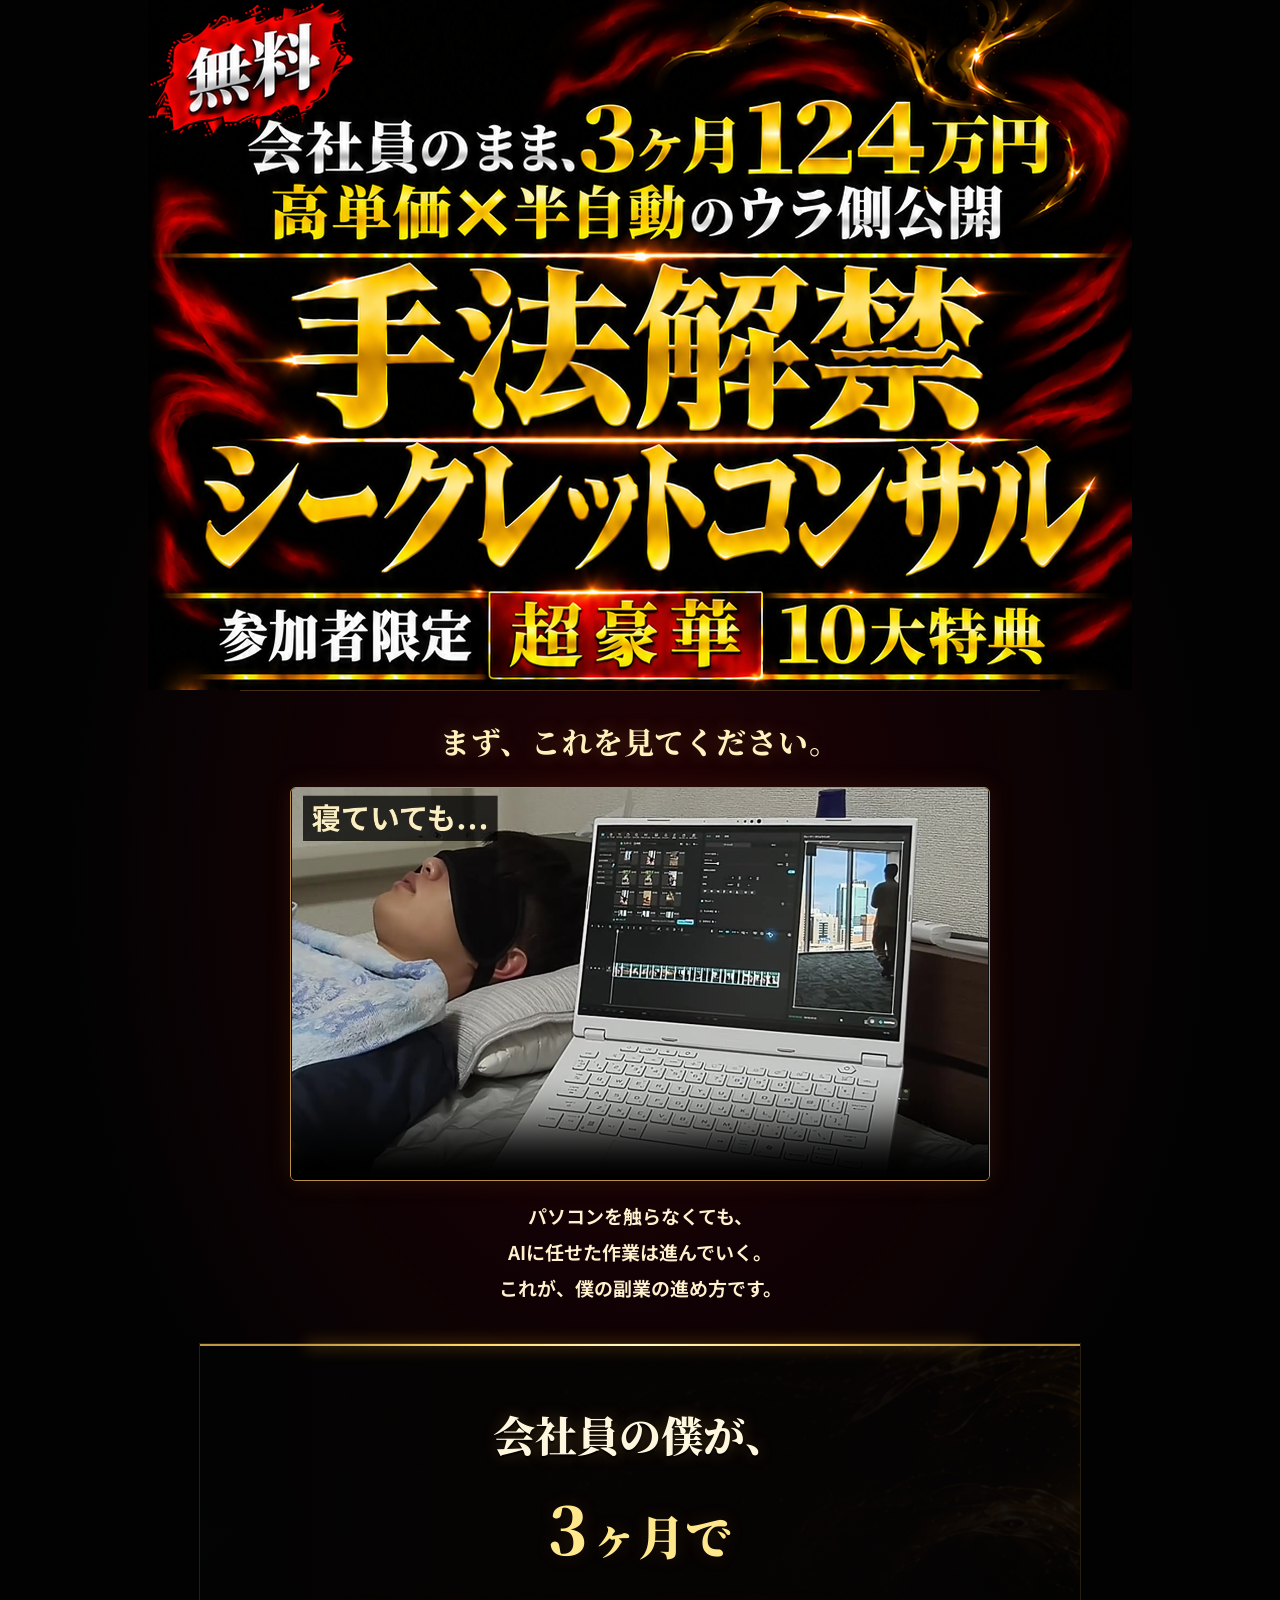
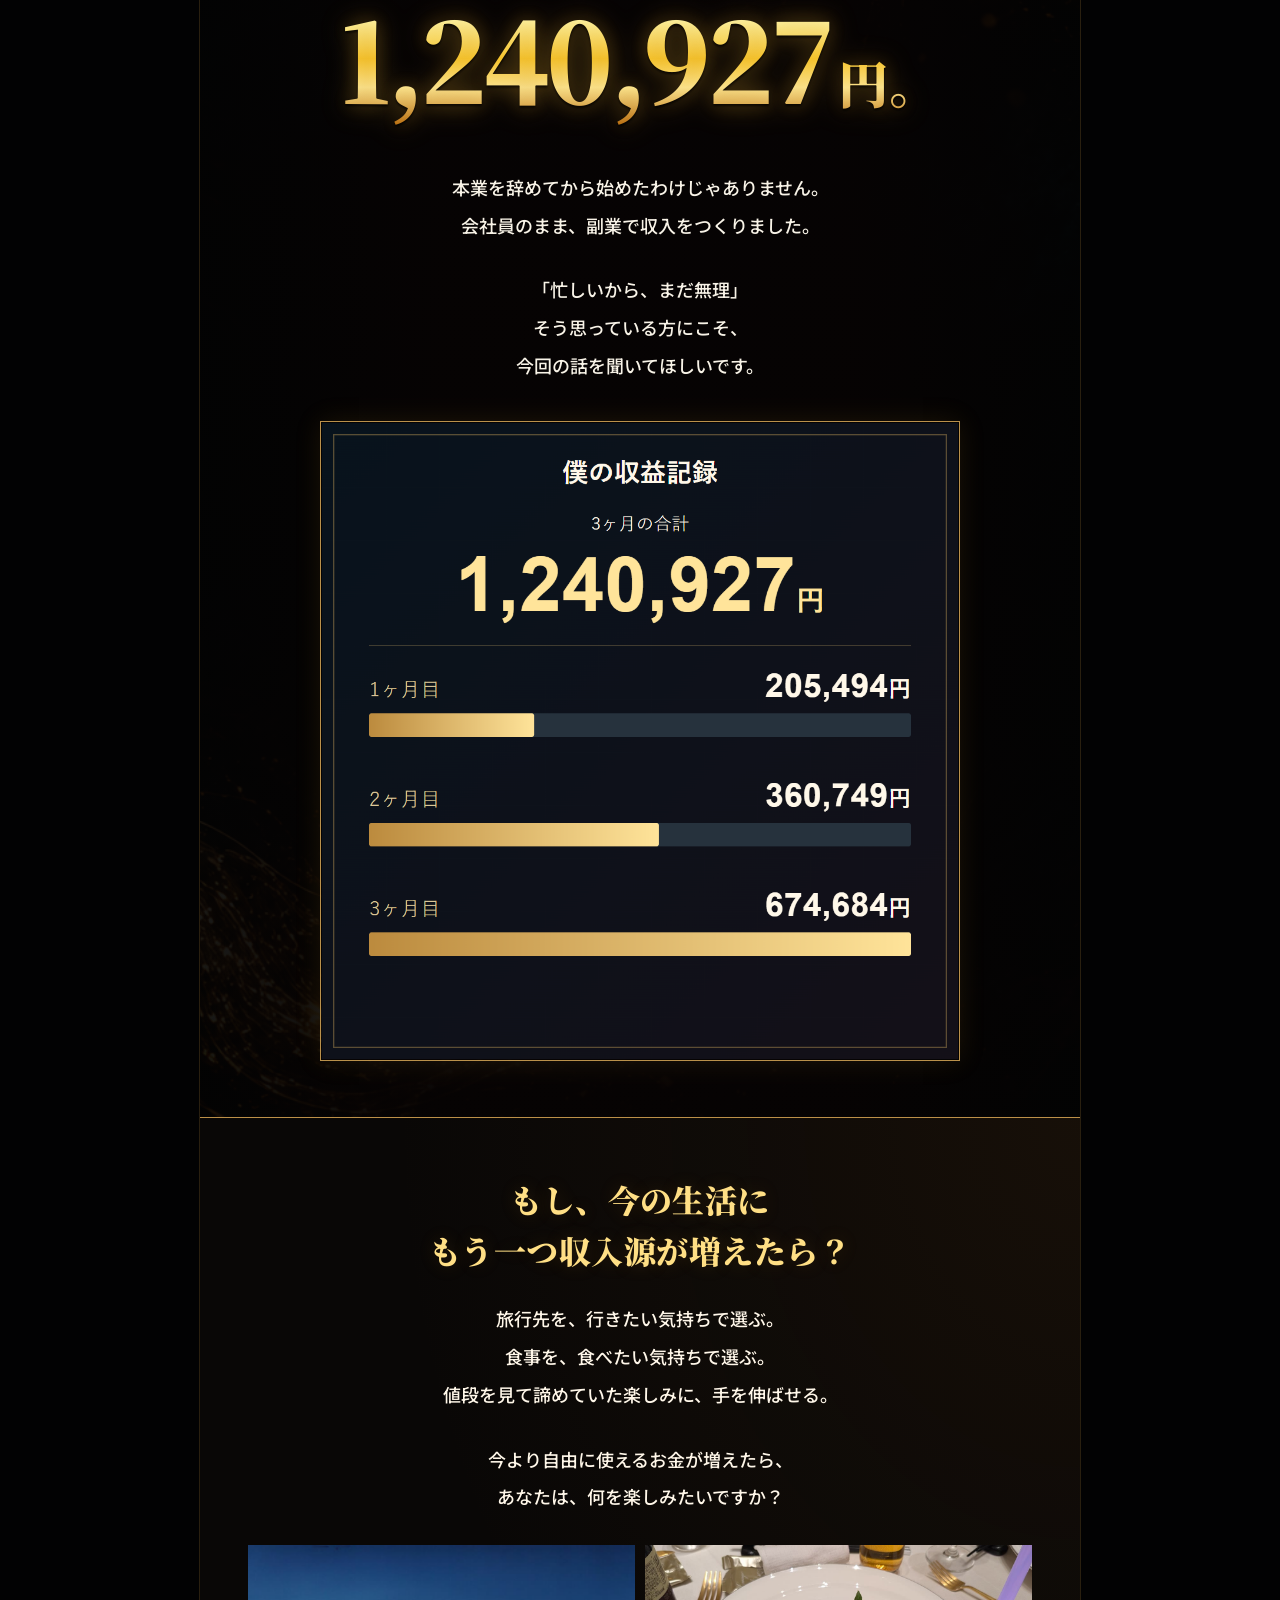
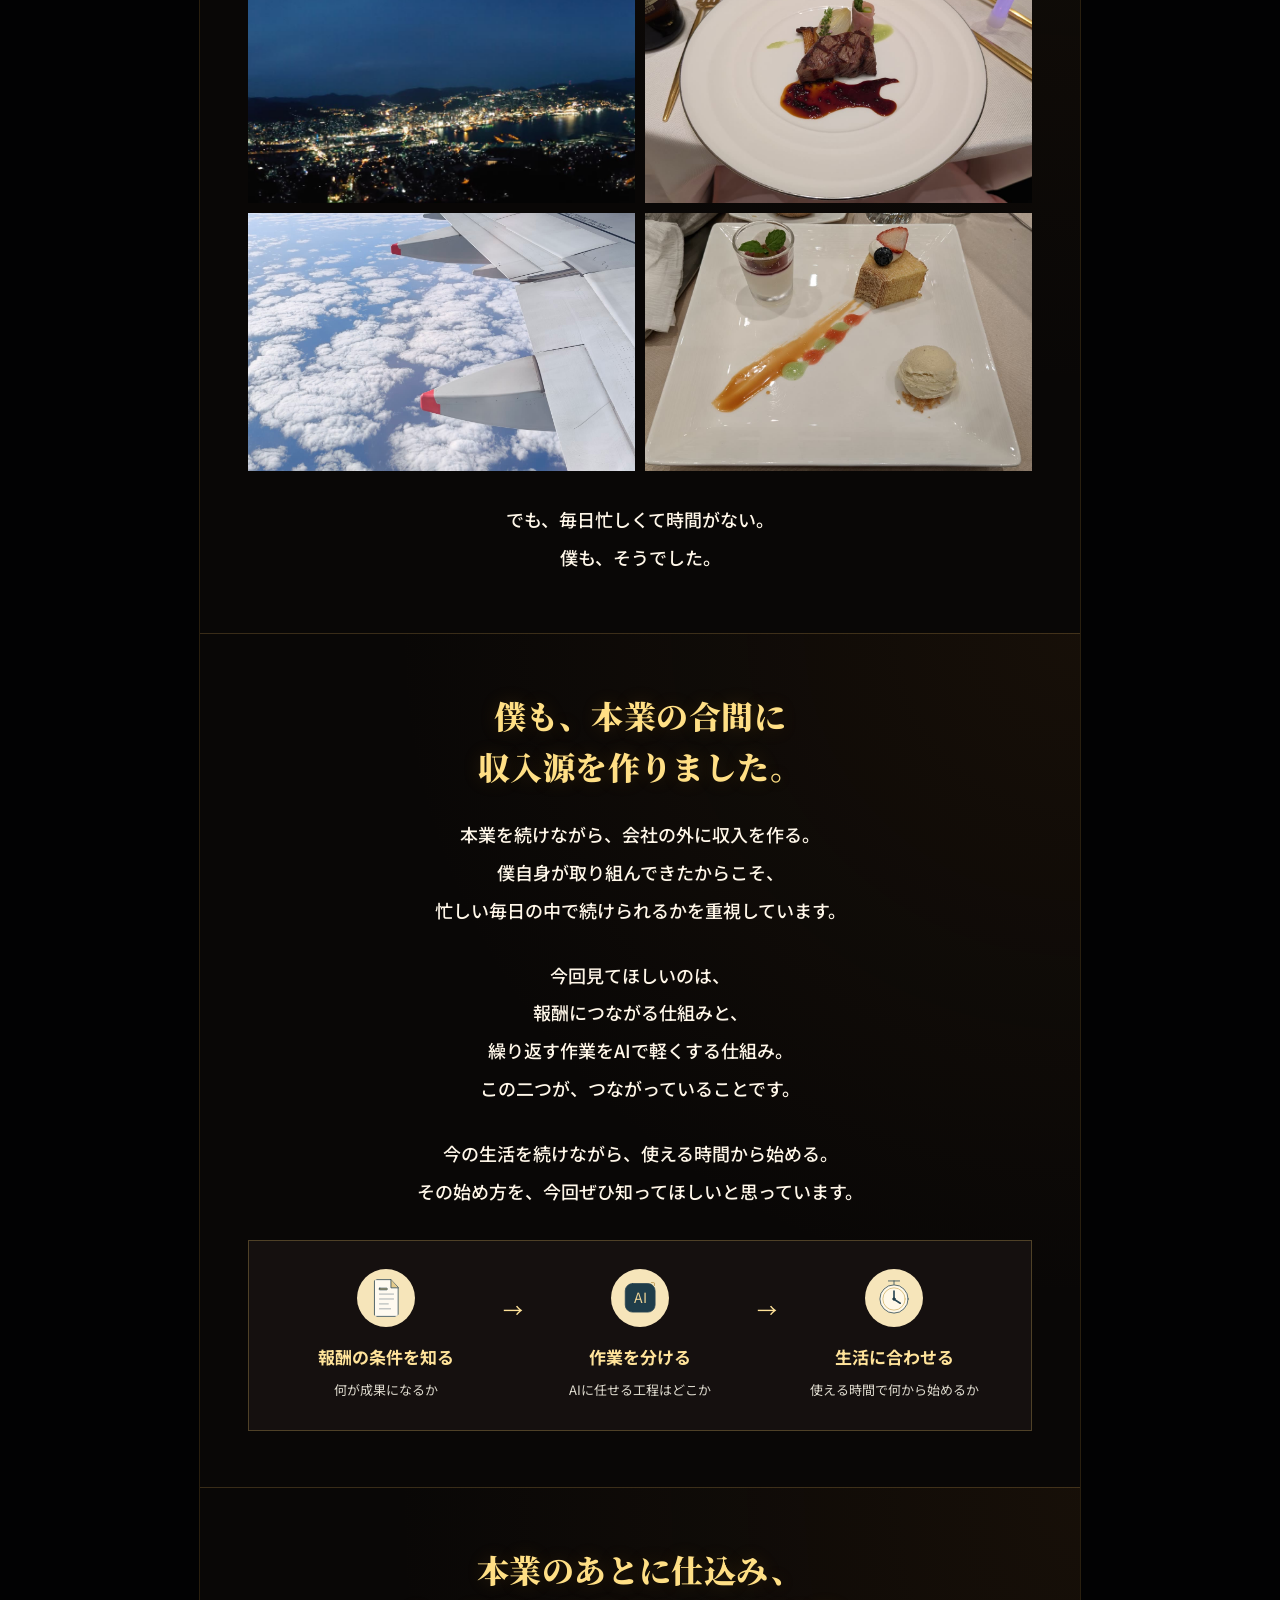
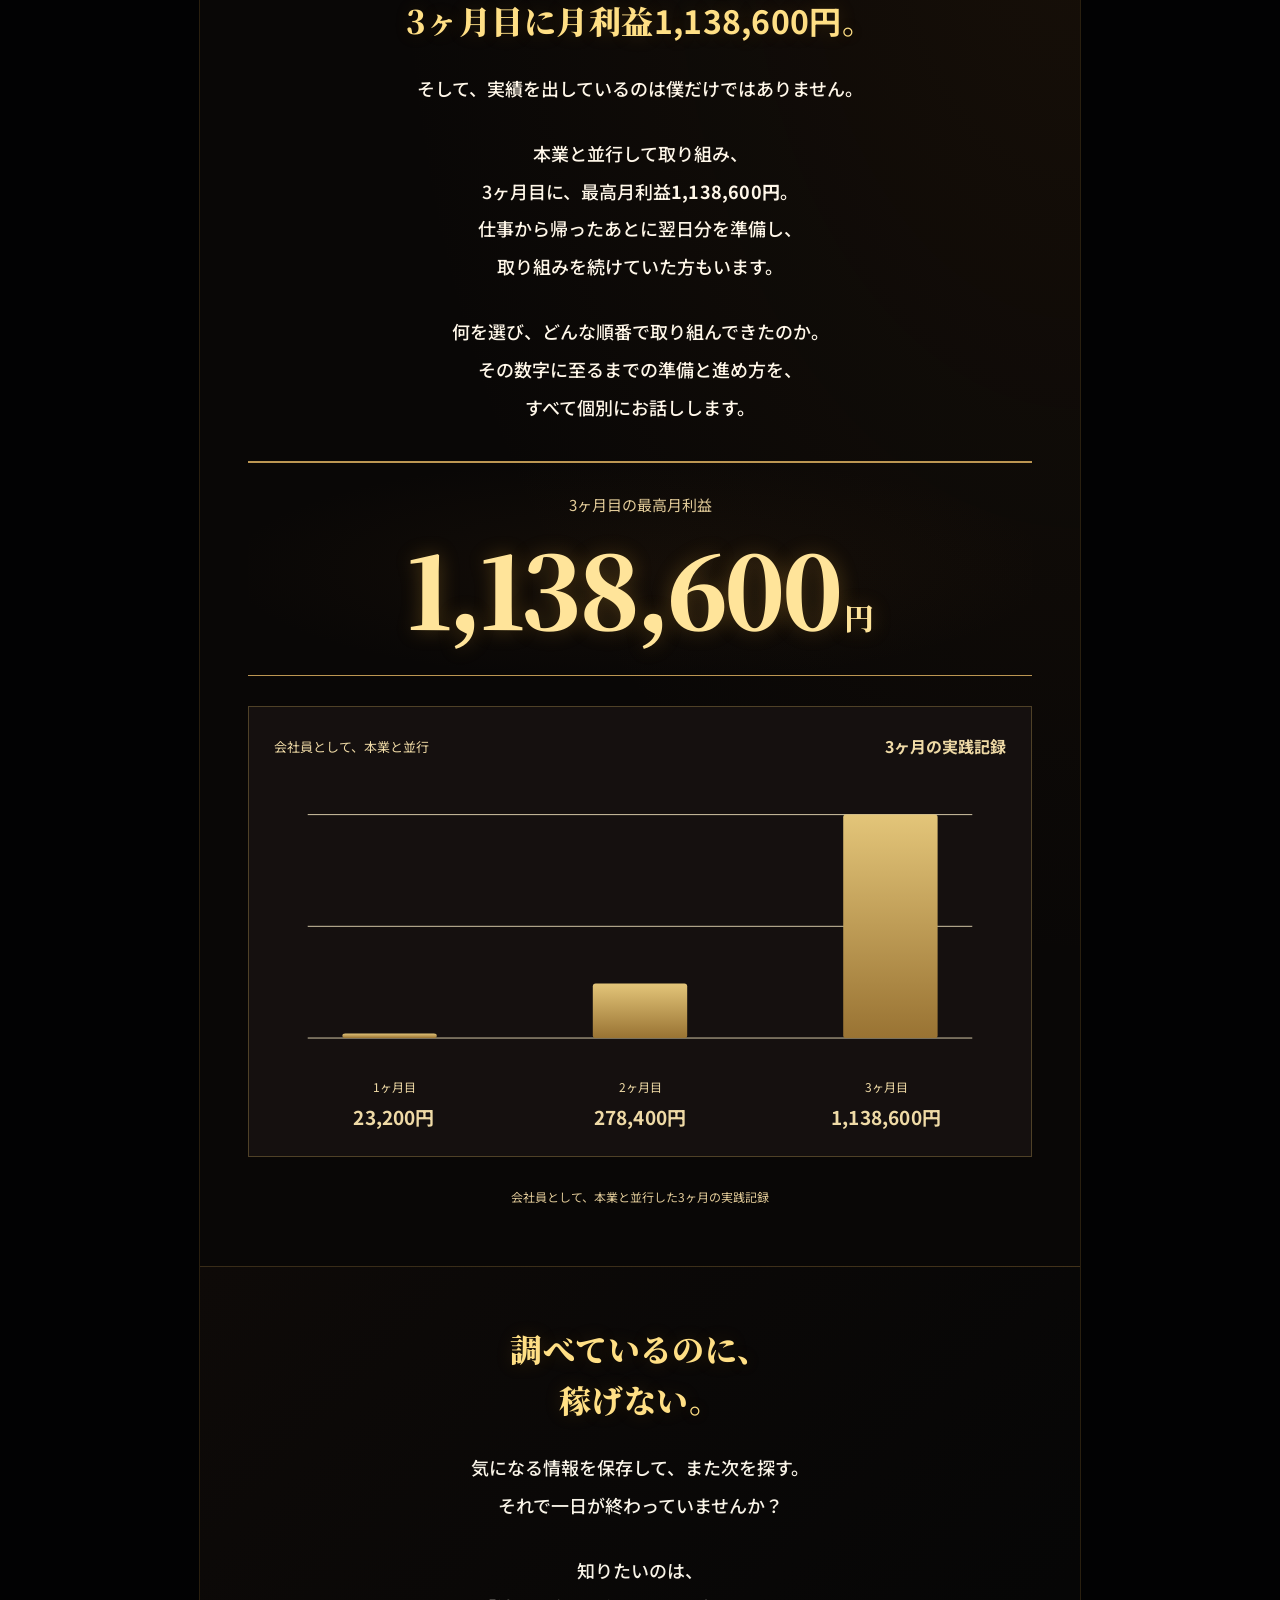
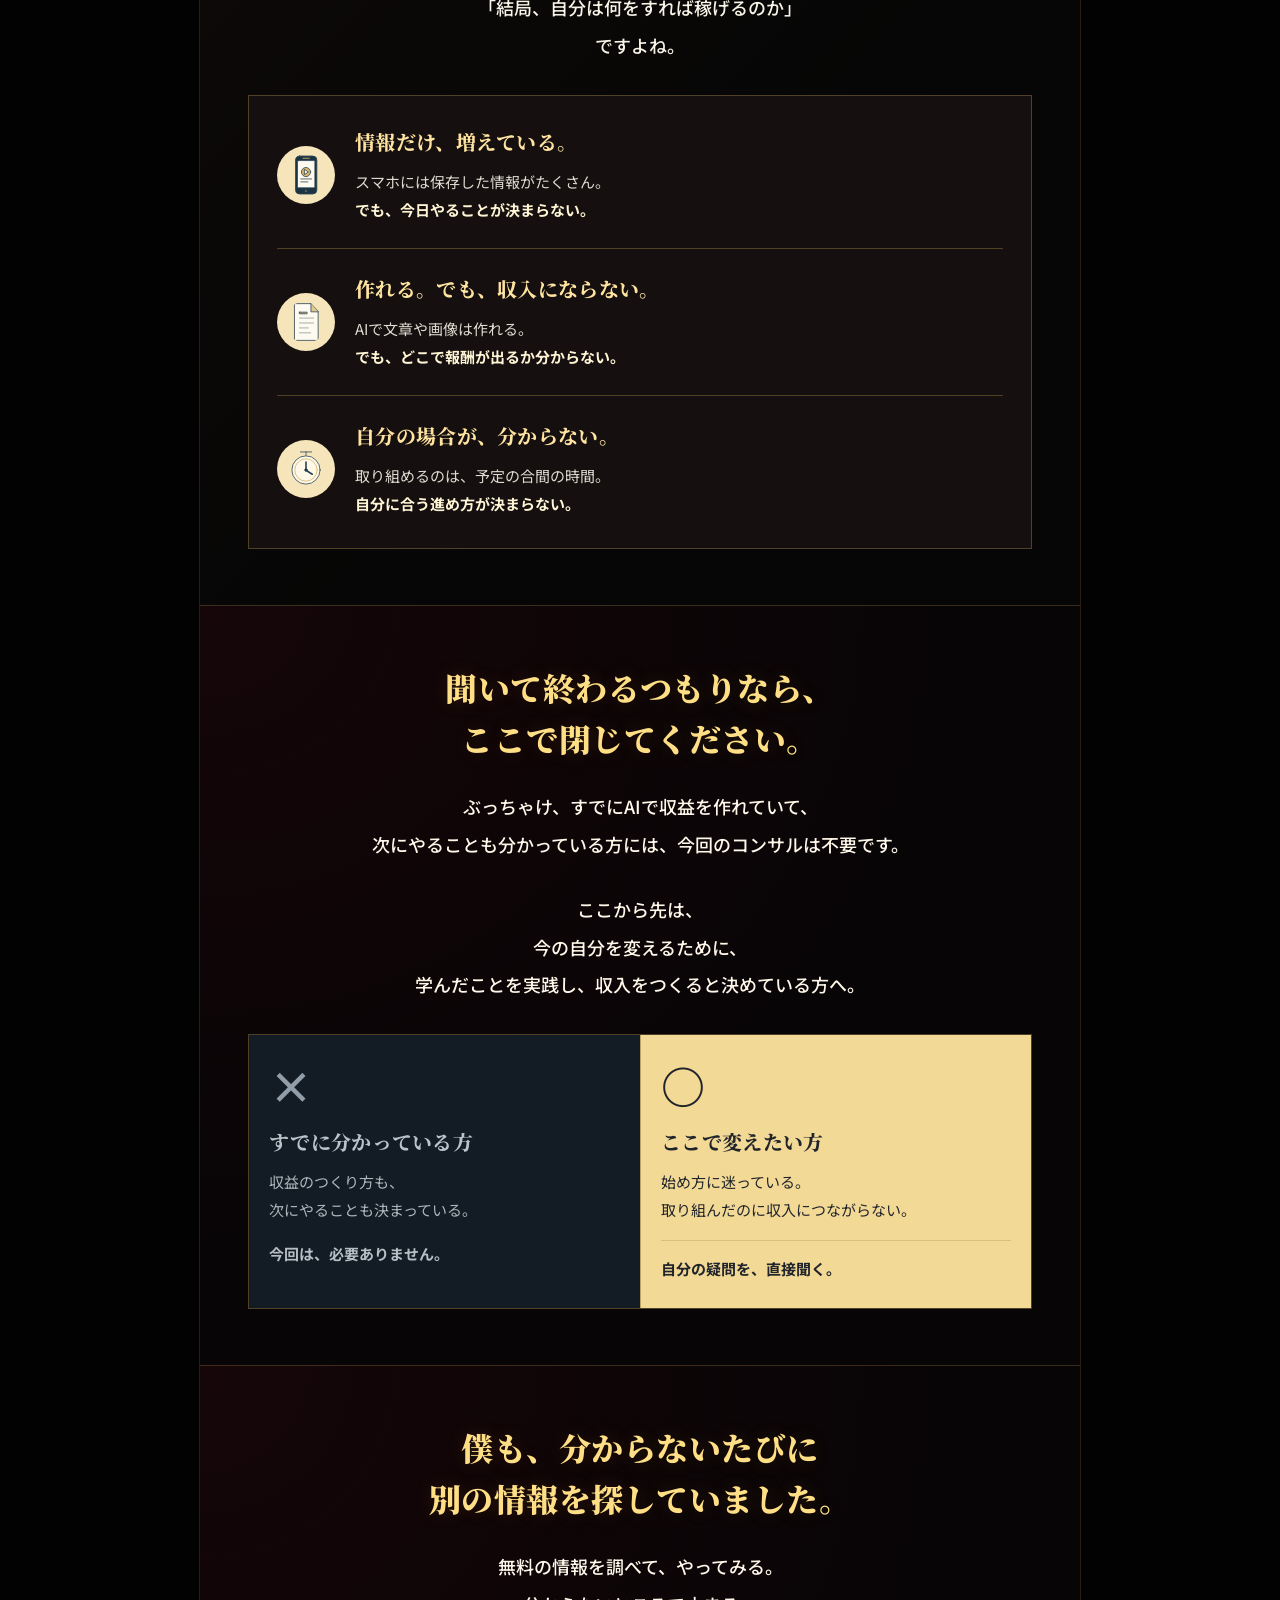
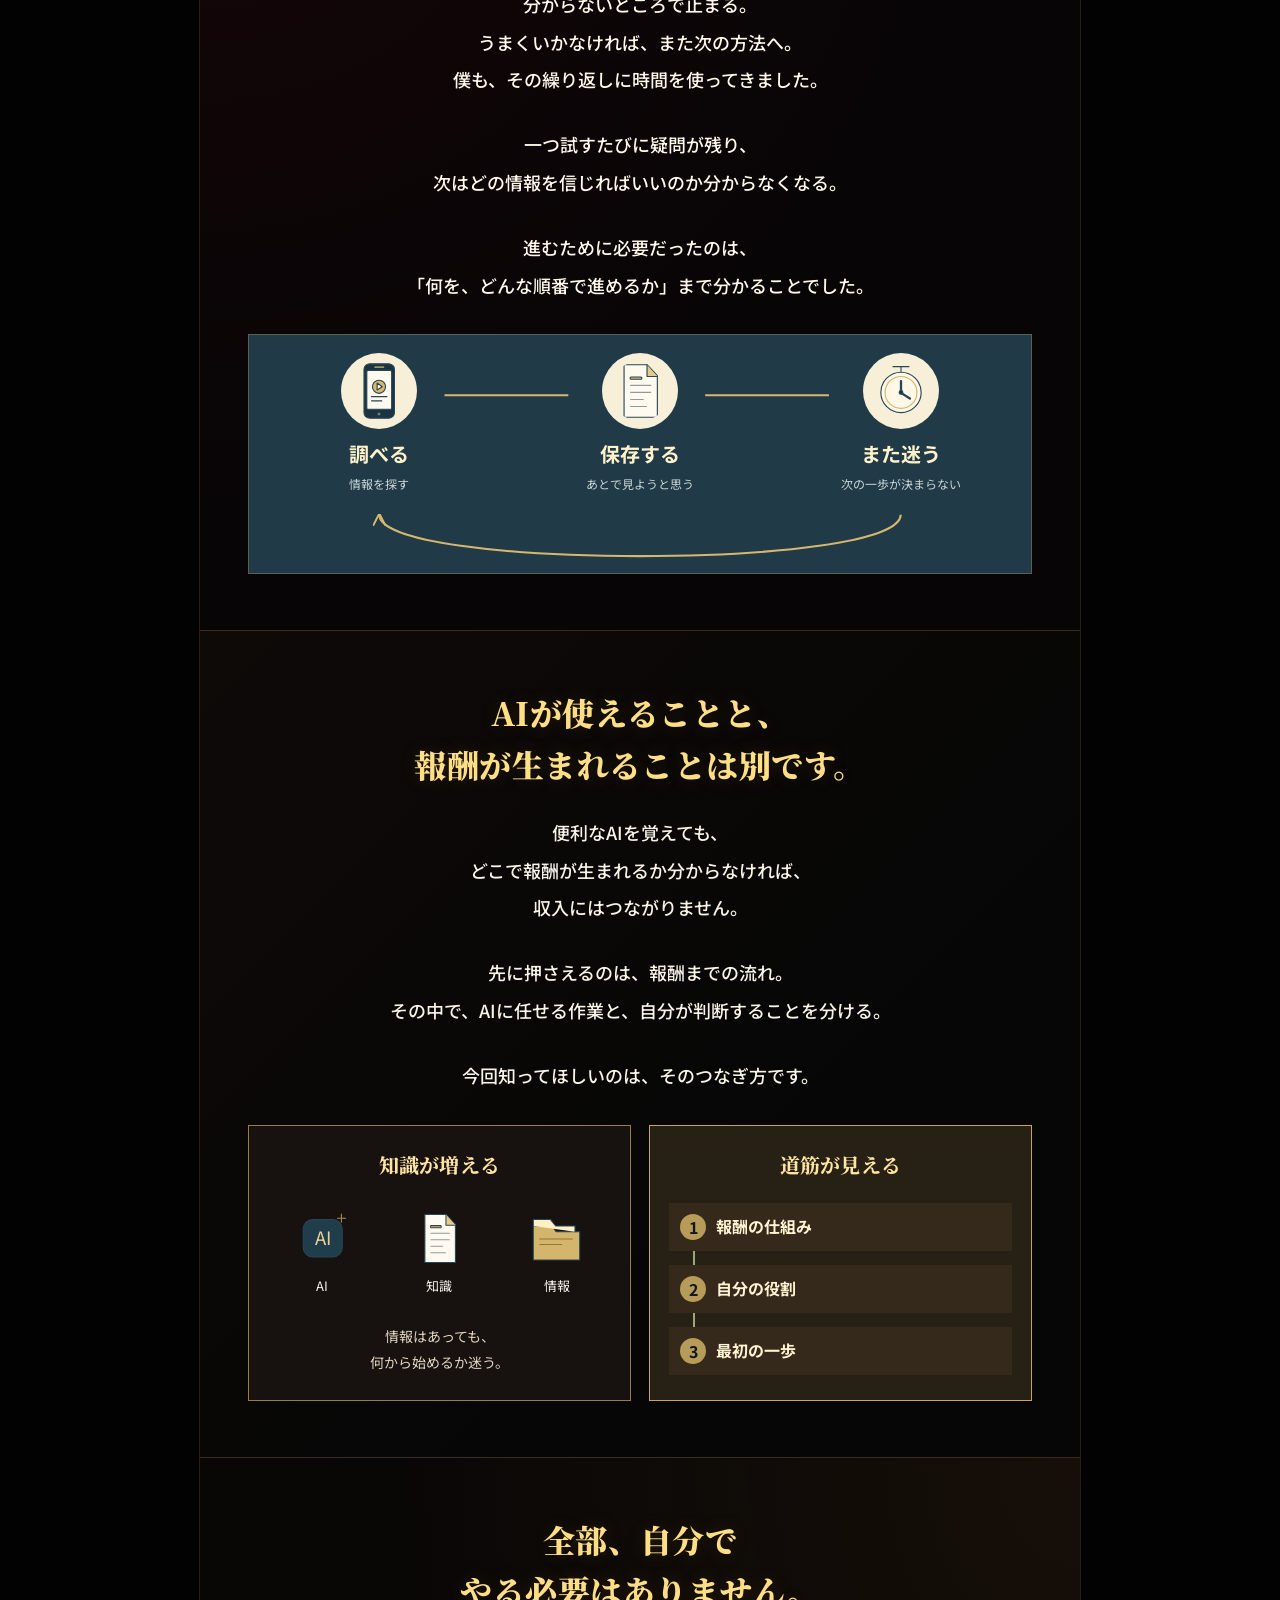
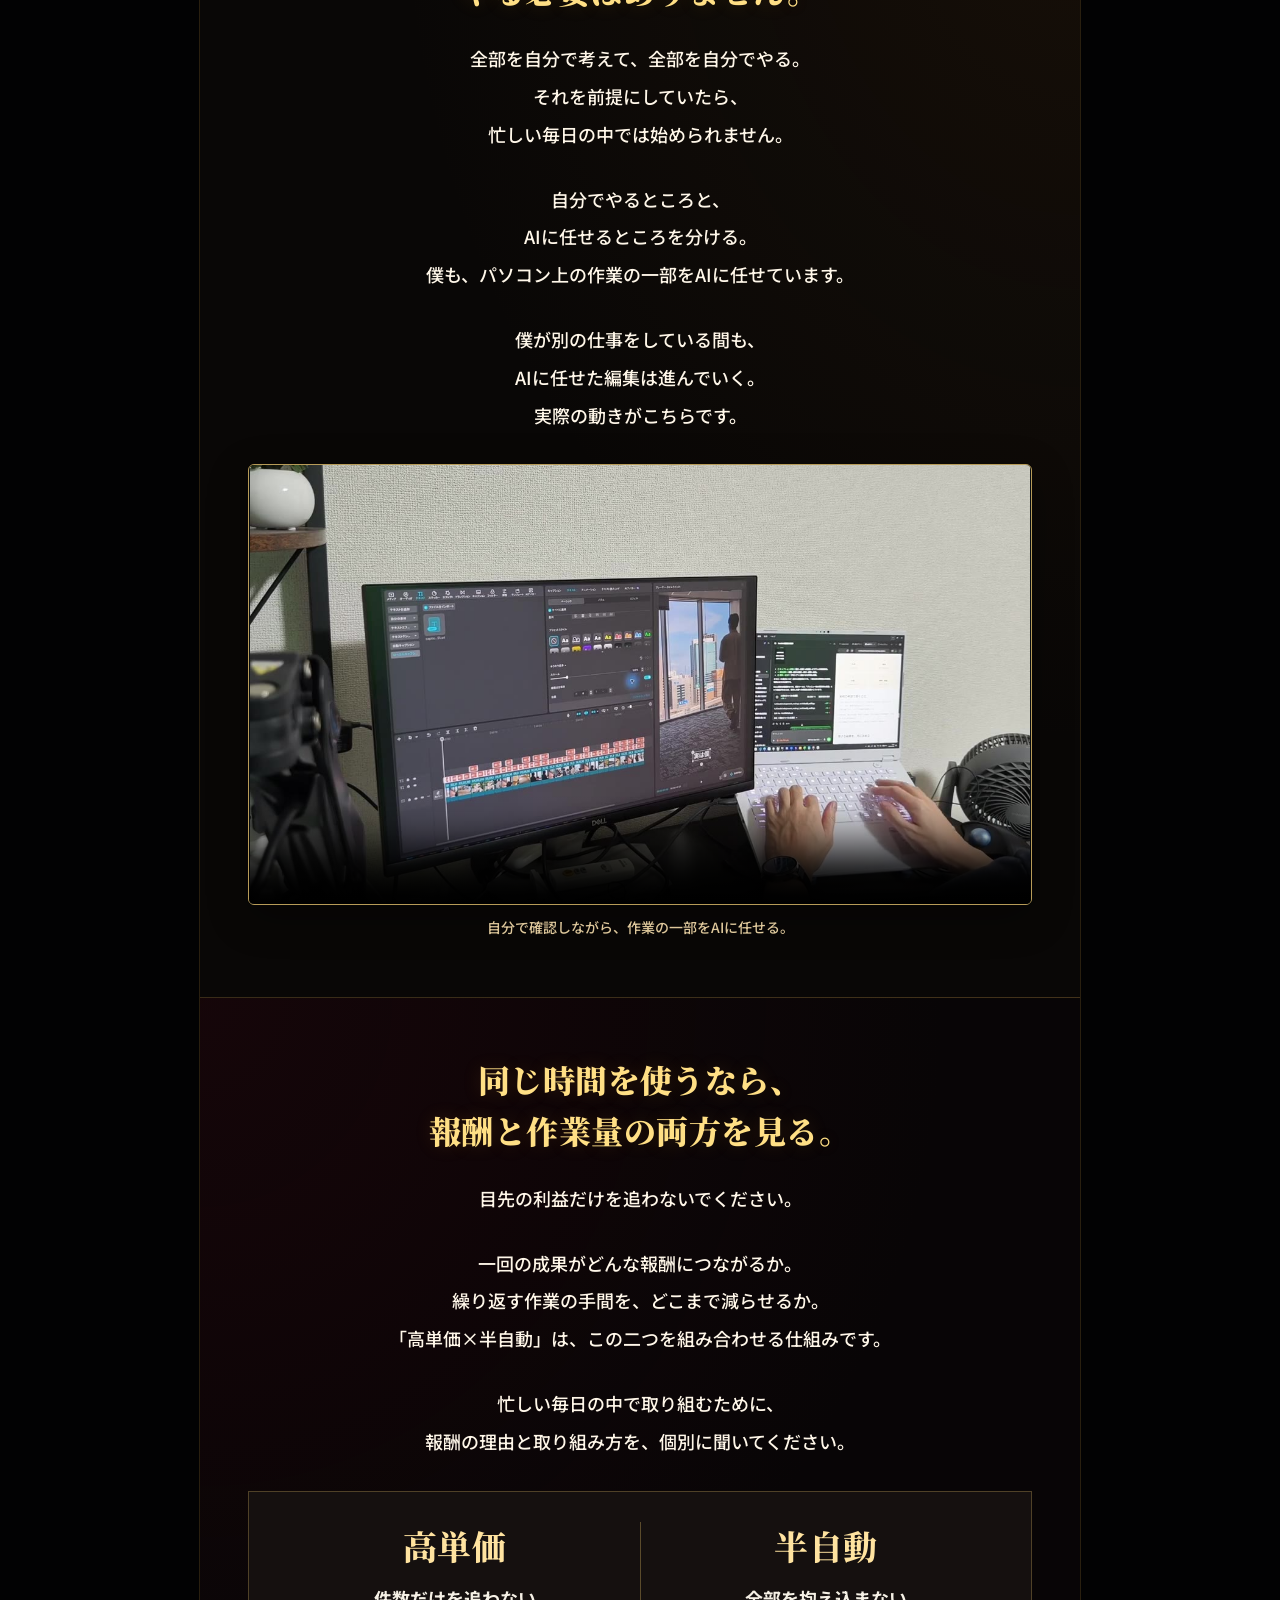
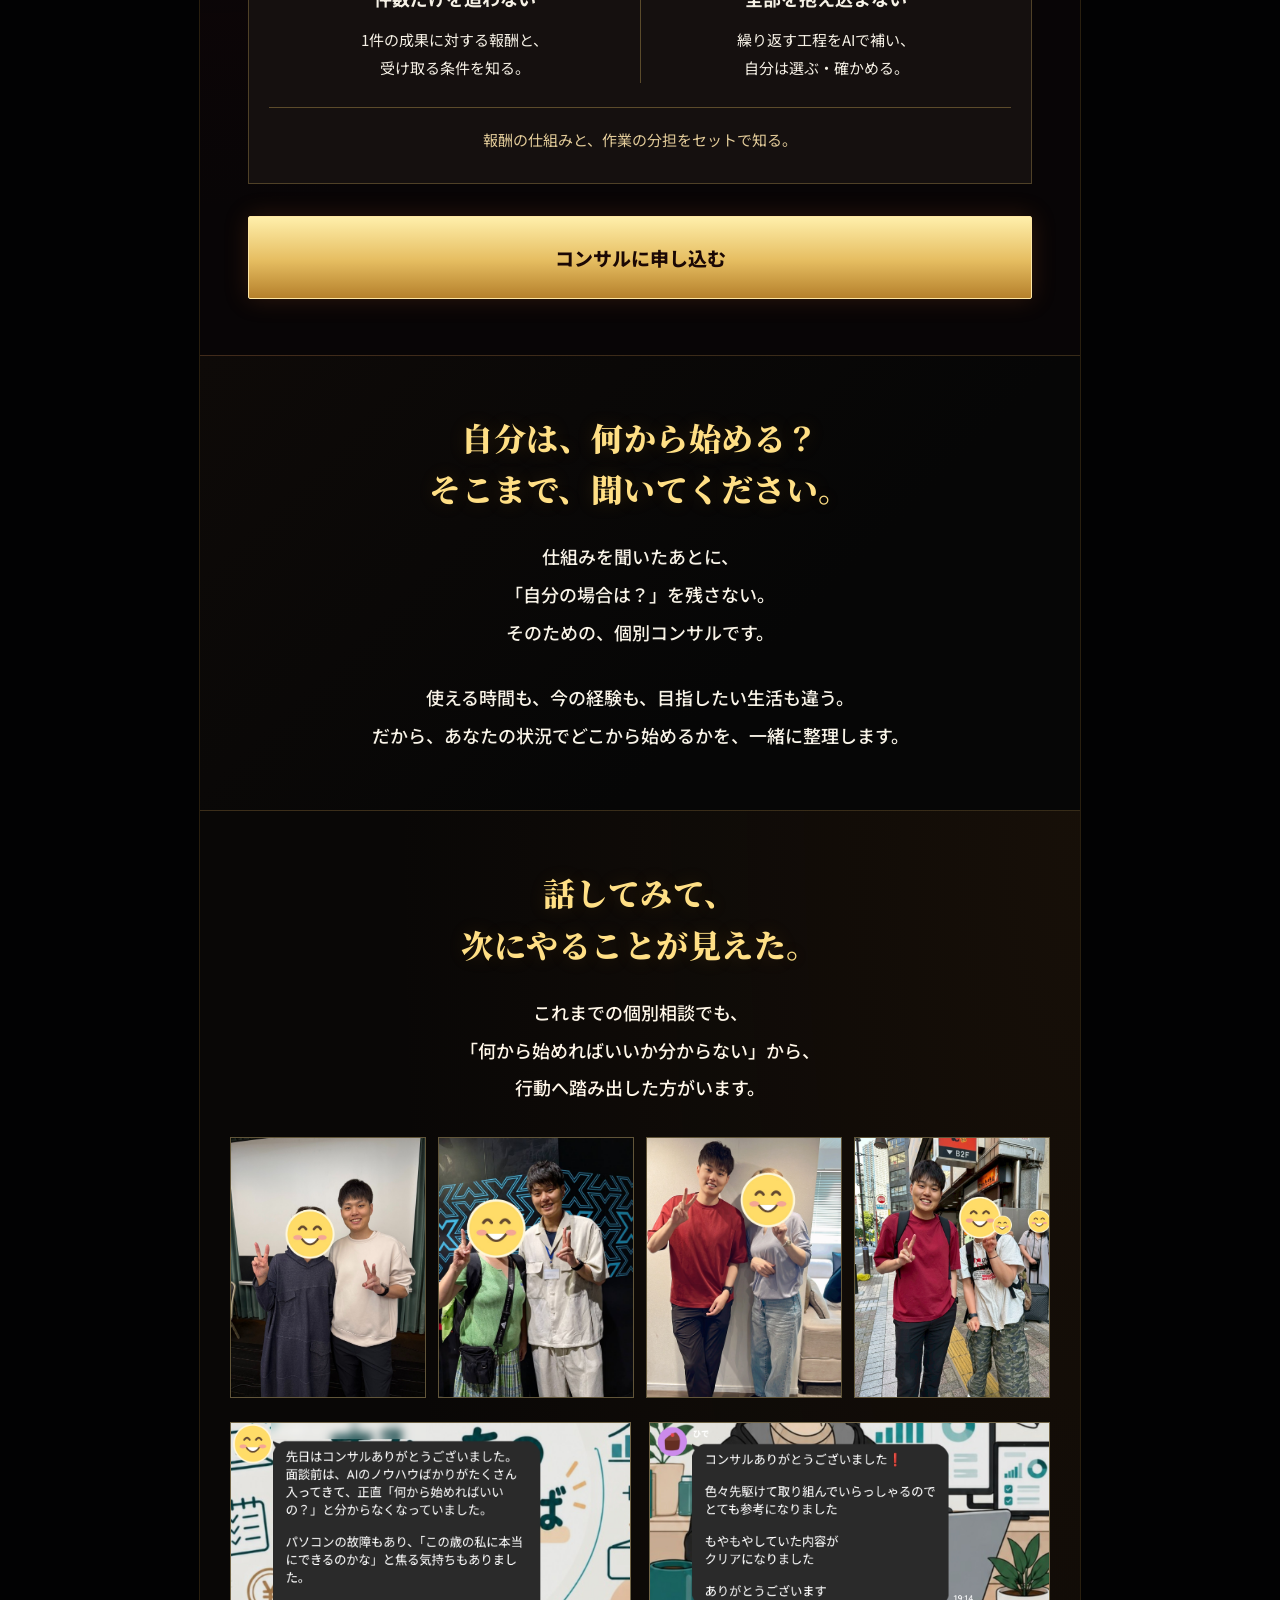
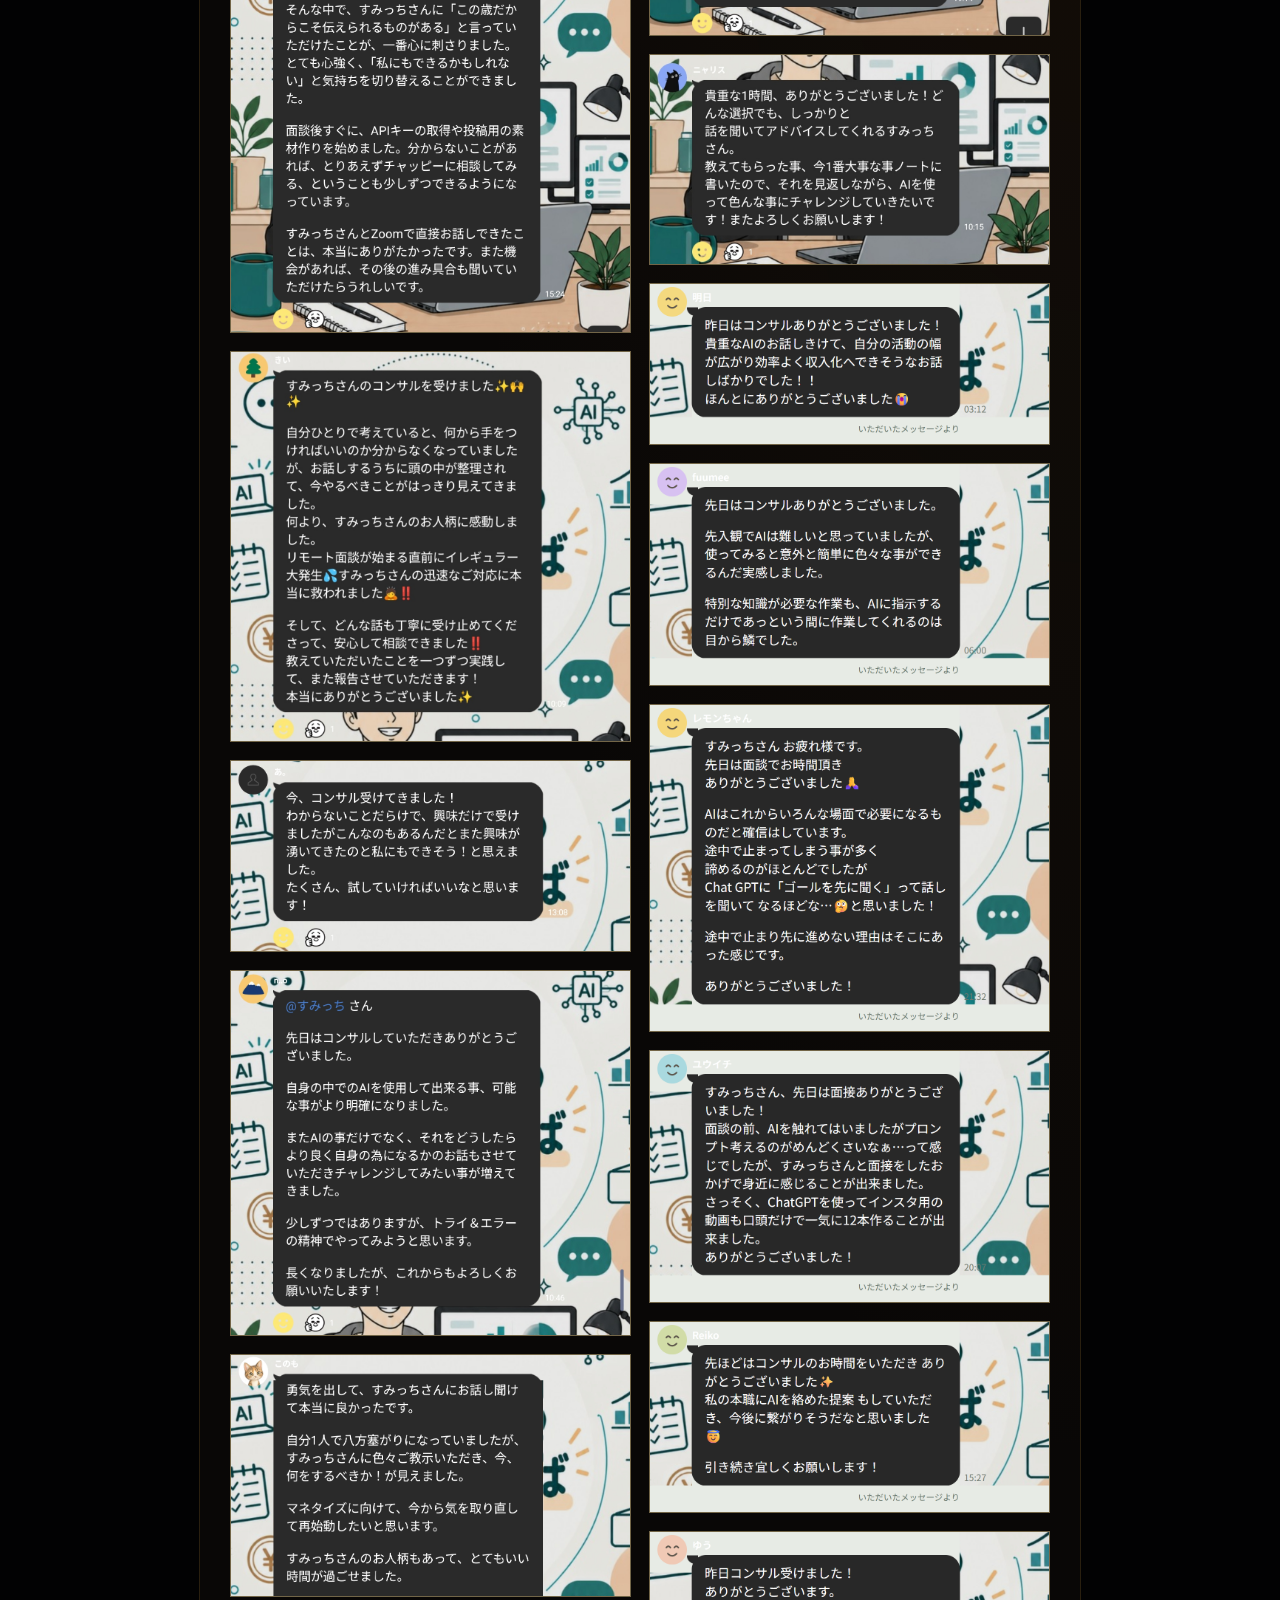
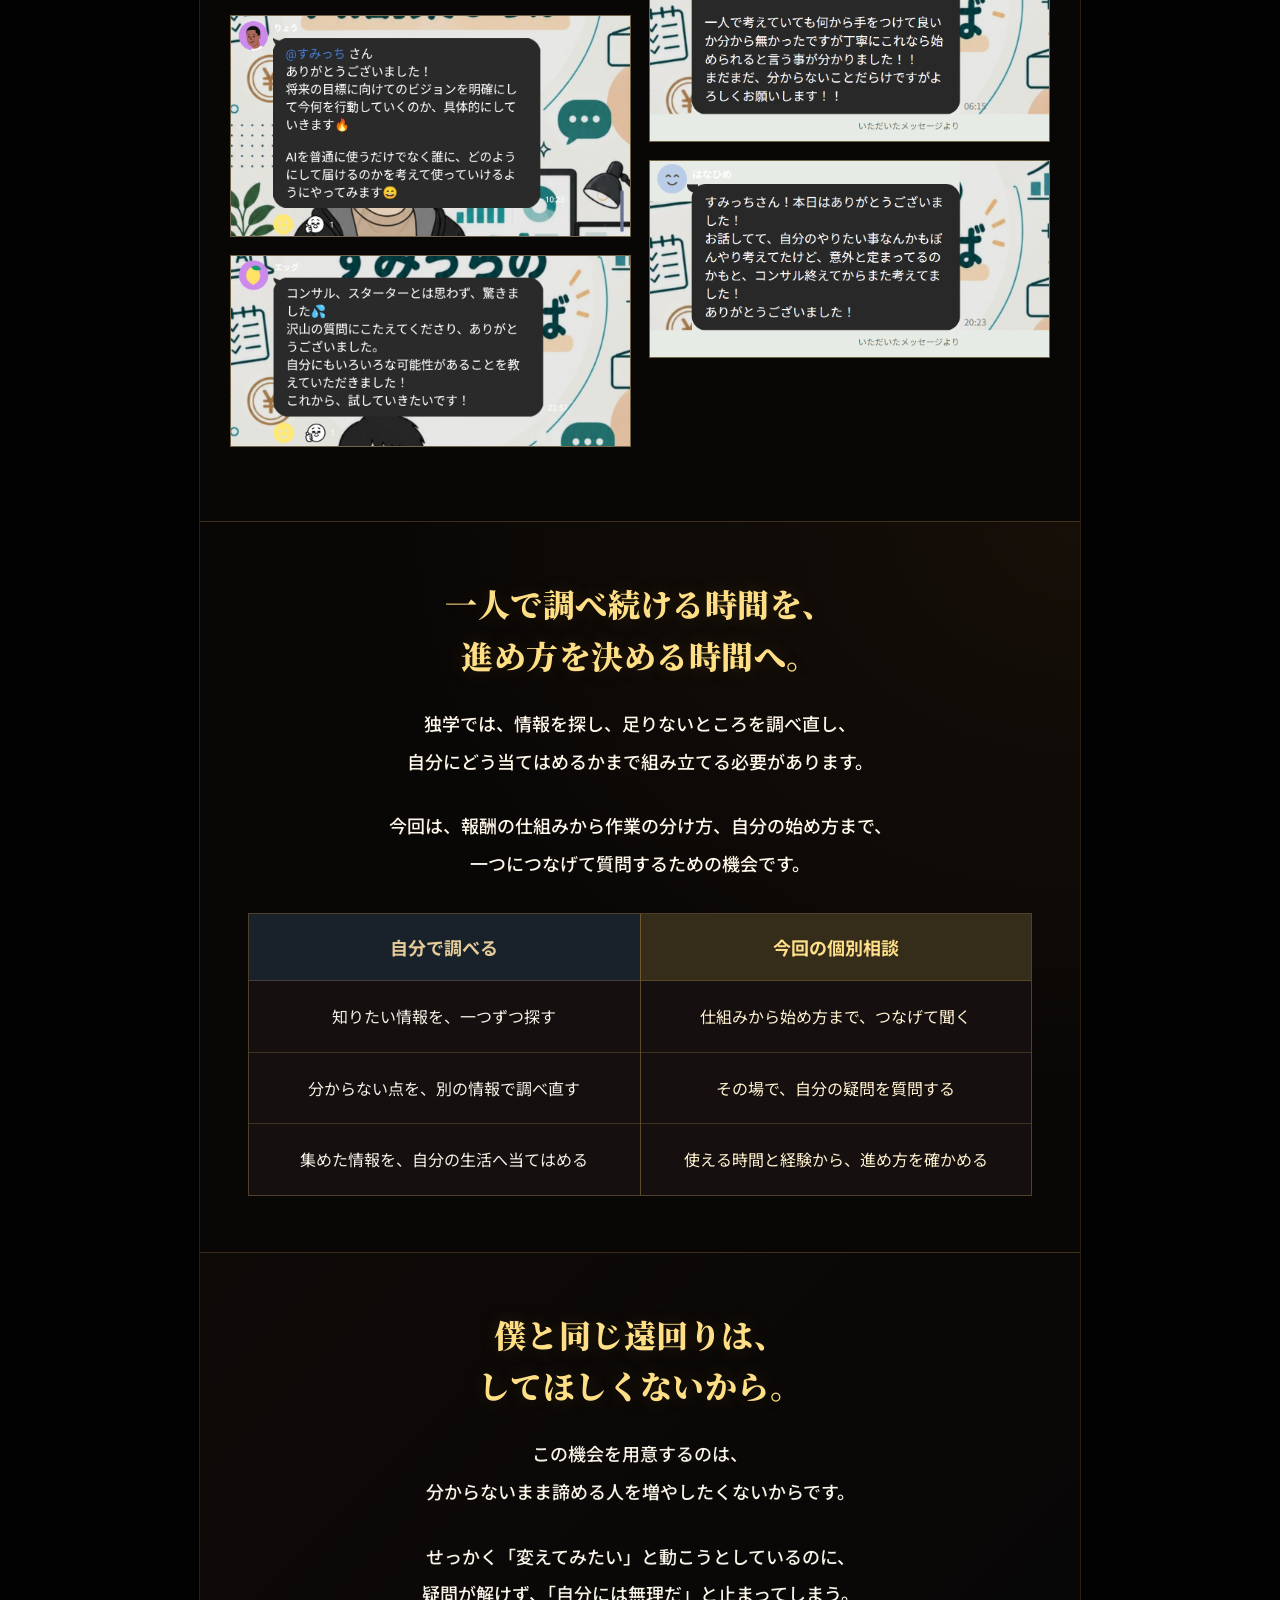
<file: lp.html>
<!doctype html><html lang="ja"><head><meta charset="utf-8"><meta name="viewport" content="width=device-width,initial-scale=1"><link rel="icon" href="data:,"><title>手法解禁｜シークレットコンサル</title><link rel="stylesheet" href="style.css"><link rel="stylesheet" href="finished.css?v=d15e9e29c8"><link rel="stylesheet" href="campaign-v32.css"></head><body class="sales-page"><header class="sales-hero"><div class="banner-title-art illustrated-master"><h1 class="banner-title-accessible">会社員のまま、3ヶ月124万円。高単価×半自動のウラ側公開。手法解禁 シークレットコンサル</h1><img src="assets/launch-banner-v32.png?v=8987c79e63" alt="" width="984" height="1599" fetchpriority="high" decoding="async"></div><div class="automation-opening"><p class="automation-hook">まず、これを見てください。</p><figure class="automation-film is-hero"><video width="1280" height="720" poster="assets/automation/hands-off-v21.jpg?v=659a61193f" preload="metadata" controls muted playsinline autoplay loop data-hero-video aria-label="お菓子を食べる間、スマホを使う間、寝ている間に、パソコン上の編集作業が進む3場面"><source src="assets/automation/hands-off-v21.mp4?v=0844a99566" type="video/mp4"><a href="assets/automation/hands-off-v21.mp4?v=0844a99566">作業の動画を見る</a></video><figcaption>パソコンを触らなくても、<br>AIに任せた作業は進んでいく。<br>これが、僕の副業の進め方です。</figcaption></figure></div></header><main class="sales-letter"><section id="block-1" class="sales-section  owner-spotlight"><h2 class="owner-claim"><span class="owner-claim-context">会社員の僕が、</span><span class="owner-claim-period"><b>3</b>ヶ月で</span><span class="owner-claim-amount">1,240,927<span>円。</span></span></h2><div class="sales-copy"><p>本業を辞めてから始めたわけじゃありません。<br>会社員のまま、副業で収入をつくりました。</p><p>「忙しいから、まだ無理」<br>そう思っている方にこそ、<br>今回の話を聞いてほしいです。</p></div><figure class="owner-income"><img src="assets/僕の収益まとめ_202608-10.png?v=ebce070cda" alt="僕の収益記録。1ヶ月目205,494円、2ヶ月目360,749円、3ヶ月目674,684円、3ヶ月の合計1,240,927円。" width="1080" height="1080"></figure></section><section id="lifestyle" class="sales-section gold"><h2>もし、今の生活に<br>もう一つ収入源が増えたら？</h2><div class="sales-copy"><p>旅行先を、行きたい気持ちで選ぶ。<br>食事を、食べたい気持ちで選ぶ。<br>値段を見て諦めていた楽しみに、手を伸ばせる。</p><p>今より自由に使えるお金が増えたら、<br>あなたは、何を楽しみたいですか？</p></div><div class="benefit-scene"><div class="benefit-photos layout-quad"><figure class="benefit-photo photo-panorama"><img src="assets/lifestyle/harbor-night.jpg?v=8cceb4a7da" width="1440" height="574" alt="港と街の明かりを一望する夜景。" loading="lazy" decoding="async" style="object-position:50% 68%"></figure><figure class="benefit-photo photo-feature"><img src="assets/lifestyle/restaurant-course.jpg?v=e78c30191a" width="1440" height="810" alt="白い皿に盛り付けられたレストランの肉料理。" loading="lazy" decoding="async" style="object-position:50% 50%"></figure><figure class="benefit-photo photo-feature"><img src="assets/lifestyle/flight-clouds.jpg?v=7f03ce317f" width="1440" height="2560" alt="飛行機の窓から見た青空と雲海。" loading="lazy" decoding="async" style="object-position:50% 65%"></figure><figure class="benefit-photo photo-square"><img src="assets/lifestyle/course-dessert.jpg?v=bef7f9872f" width="1440" height="810" alt="デザートが盛り付けられた白い皿。" loading="lazy" decoding="async" style="object-position:50% 50%"></figure></div><div class="sales-copy"><p>でも、毎日忙しくて時間がない。<br>僕も、そうでした。</p></div></div></section><section id="block-3" class="sales-section gold"><h2>僕も、本業の合間に<br>収入源を作りました。</h2><div class="sales-copy"><p>本業を続けながら、会社の外に収入を作る。<br>僕自身が取り組んできたからこそ、<br>忙しい毎日の中で続けられるかを重視しています。</p><p>今回見てほしいのは、<br>報酬につながる仕組みと、<br>繰り返す作業をAIで軽くする仕組み。<br>この二つが、つながっていることです。</p><p>今の生活を続けながら、使える時間から始める。<br>その始め方を、今回ぜひ知ってほしいと思っています。</p></div><figure class="lp-detail fit-map" aria-label="報酬の条件、AIと人の作業、使える時間をつなげて考える。"><div><svg class="object object-document" viewBox="0 0 128 128" aria-hidden="true" fill="none" stroke="#294654" stroke-width="2.4" stroke-linecap="round" stroke-linejoin="round"><path d="M30 8h49l22 23v89H30z" fill="#fffaf0"/><path d="M79 8v25h22" fill="#e4ca8a"/><path d="M44 52h43m-43 15h43m-43 15h27m-27 15h34" stroke="#8f9a9e"/><rect x="43" y="34" width="25" height="5" rx="2" fill="#d4b56c"/></svg><strong>報酬の条件を知る</strong><span>何が成果になるか</span></div><div><svg class="object object-spark" viewBox="0 0 128 128" aria-hidden="true" fill="none" stroke="#294654" stroke-width="2.4" stroke-linecap="round" stroke-linejoin="round"><rect x="19" y="20" width="91" height="87" rx="22" fill="#1f3d4a"/><text x="64" y="78" text-anchor="middle" font-family="sans-serif" font-size="43" fill="#ecd295" stroke="none">AI</text><path d="M108 7v19m-9-9h19" stroke="#b48e45"/></svg><strong>作業を分ける</strong><span>AIに任せる工程はどこか</span></div><div><svg class="object object-clock" viewBox="0 0 128 128" aria-hidden="true" fill="none" stroke="#294654" stroke-width="2.4" stroke-linecap="round" stroke-linejoin="round"><circle cx="64" cy="67" r="43" fill="#fff8e7"/><circle cx="64" cy="67" r="34" stroke="#d4b56c"/><path d="M64 43v25l19 12" stroke-width="5"/><path d="M47 12h34M64 12v10"/><circle cx="64" cy="67" r="4" fill="#1c3442"/></svg><strong>生活に合わせる</strong><span>使える時間で何から始めるか</span></div></figure></section><section id="block-4" class="sales-section gold"><h2>本業のあとに仕込み、<br>3ヶ月目に月利益<span class="yen-amount">1,138,600<span class="yen-unit">円</span></span>。</h2><div class="sales-copy"><p>そして、実績を出しているのは僕だけではありません。</p><p>本業と並行して取り組み、<br>3ヶ月目に、最高月利益<span class="yen-amount">1,138,600<span class="yen-unit">円</span></span>。<br>仕事から帰ったあとに翌日分を準備し、<br>取り組みを続けていた方もいます。</p><p>何を選び、どんな順番で取り組んできたのか。<br>その数字に至るまでの準備と進め方を、<br>すべて個別にお話しします。</p></div><div class="sales-result"><span>3ヶ月目の最高月利益</span><strong>1,138,600<small>円</small></strong></div><figure class="sales-diagram growth-diagram" aria-label="3ヶ月の実践記録。1ヶ月目23,200円、2ヶ月目278,400円、3ヶ月目1,138,600円。"><div class="growth-context"><span>会社員として、本業と並行</span><strong>3ヶ月の実践記録</strong></div><svg class="growth-chart" viewBox="0 0 760 300" aria-hidden="true"><defs><linearGradient id="lp-result-gold" x1="0" y1="1" x2="0" y2="0"><stop offset="0" stop-color="#997333"/><stop offset="1" stop-color="#e3c579"/></linearGradient></defs><path d="M35 270H725M35 154H725M35 38H725" fill="none" stroke="#d8cbaa" stroke-width="1"/><rect x="71" y="265.27" width="98" height="4.73" rx="3" fill="url(#lp-result-gold)"/><rect x="331" y="213.27" width="98" height="56.73" rx="3" fill="url(#lp-result-gold)"/><rect x="591" y="38.00" width="98" height="232.00" rx="3" fill="url(#lp-result-gold)"/></svg><div class="growth-labels"><div><span>1ヶ月目</span><b>23,200円</b></div><div><span>2ヶ月目</span><b>278,400円</b></div><div><span>3ヶ月目</span><b>1,138,600円</b></div></div></figure><p class="sales-date">会社員として、本業と並行した3ヶ月の実践記録</p></section><section id="block-5" class="sales-section "><h2>調べているのに、<br>稼げない。</h2><div class="sales-copy"><p>気になる情報を保存して、また次を探す。<br>それで一日が終わっていませんか？</p><p>知りたいのは、<br>「結局、自分は何をすれば稼げるのか」<br>ですよね。</p></div><figure class="lp-detail concrete-concerns" aria-label="情報を保存するだけ、作れても収益化できない、自分の進め方が分からないという三つの場面。"><div><svg class="object object-phone" viewBox="0 0 128 128" aria-hidden="true" fill="none" stroke="#294654" stroke-width="2.4" stroke-linecap="round" stroke-linejoin="round"><rect x="32" y="6" width="65" height="116" rx="12" fill="#1c3442"/><rect x="38" y="20" width="53" height="83" rx="3" fill="#fffaf0"/><path d="M55 13h19" stroke="#d4b56c"/><path d="M48 76h33m-33 9h22"/><circle cx="64" cy="55" r="14" fill="#d7b66d"/><path d="M60 47l11 8-11 7z" fill="#fffaf0"/><circle cx="64" cy="113" r="3" fill="#d4b56c"/></svg><div><h3>情報だけ、増えている。</h3><p>スマホには保存した情報がたくさん。<br><strong>でも、今日やることが決まらない。</strong></p></div></div><div><svg class="object object-document" viewBox="0 0 128 128" aria-hidden="true" fill="none" stroke="#294654" stroke-width="2.4" stroke-linecap="round" stroke-linejoin="round"><path d="M30 8h49l22 23v89H30z" fill="#fffaf0"/><path d="M79 8v25h22" fill="#e4ca8a"/><path d="M44 52h43m-43 15h43m-43 15h27m-27 15h34" stroke="#8f9a9e"/><rect x="43" y="34" width="25" height="5" rx="2" fill="#d4b56c"/></svg><div><h3>作れる。でも、収入にならない。</h3><p>AIで文章や画像は作れる。<br><strong>でも、どこで報酬が出るか分からない。</strong></p></div></div><div><svg class="object object-clock" viewBox="0 0 128 128" aria-hidden="true" fill="none" stroke="#294654" stroke-width="2.4" stroke-linecap="round" stroke-linejoin="round"><circle cx="64" cy="67" r="43" fill="#fff8e7"/><circle cx="64" cy="67" r="34" stroke="#d4b56c"/><path d="M64 43v25l19 12" stroke-width="5"/><path d="M47 12h34M64 12v10"/><circle cx="64" cy="67" r="4" fill="#1c3442"/></svg><div><h3>自分の場合が、分からない。</h3><p>取り組めるのは、予定の合間の時間。<br><strong>自分に合う進め方が決まらない。</strong></p></div></div></figure></section><section id="block-6" class="sales-section dark"><h2>聞いて終わるつもりなら、<br>ここで閉じてください。</h2><div class="sales-copy"><p>ぶっちゃけ、すでにAIで収益を作れていて、<br>次にやることも分かっている方には、今回のコンサルは不要です。</p><p>ここから先は、<br>今の自分を変えるために、<br>学んだことを実践し、収入をつくると決めている方へ。</p></div><figure class="lp-detail audience-map" aria-label="収益化と次の行動が分かる方には不要。今の迷いを変えて実践する方へ。"><div class="audience-excluded"><span class="audience-symbol" aria-hidden="true">×</span><h3>すでに分かっている方</h3><p>収益のつくり方も、<br>次にやることも決まっている。</p><strong>今回は、必要ありません。</strong></div><div class="audience-invited"><span class="audience-symbol" aria-hidden="true">○</span><h3>ここで変えたい方</h3><p>始め方に迷っている。<br>取り組んだのに収入につながらない。</p><strong>自分の疑問を、直接聞く。</strong></div></figure></section><section id="block-7" class="sales-section dark"><h2>僕も、分からないたびに<br>別の情報を探していました。</h2><div class="sales-copy"><p>無料の情報を調べて、やってみる。<br>分からないところで止まる。<br>うまくいかなければ、また次の方法へ。<br>僕も、その繰り返しに時間を使ってきました。</p><p>一つ試すたびに疑問が残り、<br>次はどの情報を信じればいいのか分からなくなる。</p><p>進むために必要だったのは、<br>「何を、どんな順番で進めるか」まで分かることでした。</p></div><figure class="sales-diagram loop-diagram" aria-label="調べる、保存する、また迷う。情報を集めるだけの繰り返し。"><svg class="loop-connections" viewBox="0 0 720 225" preserveAspectRatio="none" aria-hidden="true"><defs><marker id="lp-loop-arrow" viewBox="0 0 10 10" refX="9" refY="5" markerWidth="6" markerHeight="6" orient="auto"><path d="M0 0L10 5L0 10" fill="none" stroke="#d7b76e" stroke-width="1.5"/></marker></defs><path d="M180 57H294M420 57H534M600 170C600 222 120 222 120 170" fill="none" stroke="#d7b76e" stroke-width="2" marker-end="url(#lp-loop-arrow)"/></svg><div class="loop-nodes"><div><svg class="object object-phone" viewBox="0 0 128 128" aria-hidden="true" fill="none" stroke="#294654" stroke-width="2.4" stroke-linecap="round" stroke-linejoin="round"><rect x="32" y="6" width="65" height="116" rx="12" fill="#1c3442"/><rect x="38" y="20" width="53" height="83" rx="3" fill="#fffaf0"/><path d="M55 13h19" stroke="#d4b56c"/><path d="M48 76h33m-33 9h22"/><circle cx="64" cy="55" r="14" fill="#d7b66d"/><path d="M60 47l11 8-11 7z" fill="#fffaf0"/><circle cx="64" cy="113" r="3" fill="#d4b56c"/></svg><strong>調べる</strong><span>情報を探す</span></div><div><svg class="object object-document" viewBox="0 0 128 128" aria-hidden="true" fill="none" stroke="#294654" stroke-width="2.4" stroke-linecap="round" stroke-linejoin="round"><path d="M30 8h49l22 23v89H30z" fill="#fffaf0"/><path d="M79 8v25h22" fill="#e4ca8a"/><path d="M44 52h43m-43 15h43m-43 15h27m-27 15h34" stroke="#8f9a9e"/><rect x="43" y="34" width="25" height="5" rx="2" fill="#d4b56c"/></svg><strong>保存する</strong><span>あとで見ようと思う</span></div><div><svg class="object object-clock" viewBox="0 0 128 128" aria-hidden="true" fill="none" stroke="#294654" stroke-width="2.4" stroke-linecap="round" stroke-linejoin="round"><circle cx="64" cy="67" r="43" fill="#fff8e7"/><circle cx="64" cy="67" r="34" stroke="#d4b56c"/><path d="M64 43v25l19 12" stroke-width="5"/><path d="M47 12h34M64 12v10"/><circle cx="64" cy="67" r="4" fill="#1c3442"/></svg><strong>また迷う</strong><span>次の一歩が決まらない</span></div></div></figure></section><section id="block-8" class="sales-section "><h2>AIが使えることと、<br>報酬が生まれることは別です。</h2><div class="sales-copy"><p>便利なAIを覚えても、<br>どこで報酬が生まれるか分からなければ、<br>収入にはつながりません。</p><p>先に押さえるのは、報酬までの流れ。<br>その中で、AIに任せる作業と、自分が判断することを分ける。</p><p>今回知ってほしいのは、そのつなぎ方です。</p></div><figure class="sales-diagram cause-diagram" aria-label="知識を増やすことと、報酬の仕組みから自分の行動までつなぐことの違い。"><div class="cause-side"><h3>知識が増える</h3><div class="knowledge-pieces"><div><svg class="object object-spark" viewBox="0 0 128 128" aria-hidden="true" fill="none" stroke="#294654" stroke-width="2.4" stroke-linecap="round" stroke-linejoin="round"><rect x="19" y="20" width="91" height="87" rx="22" fill="#1f3d4a"/><text x="64" y="78" text-anchor="middle" font-family="sans-serif" font-size="43" fill="#ecd295" stroke="none">AI</text><path d="M108 7v19m-9-9h19" stroke="#b48e45"/></svg><span>AI</span></div><div><svg class="object object-document" viewBox="0 0 128 128" aria-hidden="true" fill="none" stroke="#294654" stroke-width="2.4" stroke-linecap="round" stroke-linejoin="round"><path d="M30 8h49l22 23v89H30z" fill="#fffaf0"/><path d="M79 8v25h22" fill="#e4ca8a"/><path d="M44 52h43m-43 15h43m-43 15h27m-27 15h34" stroke="#8f9a9e"/><rect x="43" y="34" width="25" height="5" rx="2" fill="#d4b56c"/></svg><span>知識</span></div><div><svg class="object object-folder" viewBox="0 0 128 128" aria-hidden="true" fill="none" stroke="#294654" stroke-width="2.4" stroke-linecap="round" stroke-linejoin="round"><path d="M10 35h43l10 13h55v66H10z" fill="#d4b56c"/><path d="M10 35V20h40l12 15h45v13" fill="#fff0c7"/><path d="M25 65h76m-76 13h51" stroke="#957538"/></svg><span>情報</span></div></div><p>情報はあっても、<br>何から始めるか迷う。</p></div><div class="cause-side connected"><h3>道筋が見える</h3><ol class="connected-steps"><li><span>1</span>報酬の仕組み</li><li><span>2</span>自分の役割</li><li><span>3</span>最初の一歩</li></ol></div></figure></section><section id="block-9" class="sales-section gold"><h2>全部、自分で<br>やる必要はありません。</h2><div class="sales-copy"><p>全部を自分で考えて、全部を自分でやる。<br>それを前提にしていたら、<br>忙しい毎日の中では始められません。</p><p>自分でやるところと、<br>AIに任せるところを分ける。<br>僕も、パソコン上の作業の一部をAIに任せています。</p><p>僕が別の仕事をしている間も、<br>AIに任せた編集は進んでいく。<br>実際の動きがこちらです。</p></div><figure class="automation-film"><video width="1280" height="720" poster="assets/automation/workflow-v17.jpg?v=9c10154e58" preload="none" controls muted playsinline aria-label="パソコンとAIを使った作業風景"><source src="assets/automation/workflow-v17.mp4?v=7eb3590a54" type="video/mp4"><a href="assets/automation/workflow-v17.mp4?v=7eb3590a54">作業の動画を見る</a></video><figcaption>自分で確認しながら、作業の一部をAIに任せる。</figcaption></figure></section><section id="block-10" class="sales-section dark"><h2>同じ時間を使うなら、<br>報酬と作業量の両方を見る。</h2><div class="sales-copy"><p>目先の利益だけを追わないでください。</p><p>一回の成果がどんな報酬につながるか。<br>繰り返す作業の手間を、どこまで減らせるか。<br>「高単価×半自動」は、この二つを組み合わせる仕組みです。</p><p>忙しい毎日の中で取り組むために、<br>報酬の理由と取り組み方を、個別に聞いてください。</p></div><figure class="sales-diagram method-advantages" aria-label="高単価は1件の成果に対する報酬と条件を見ること。半自動は繰り返す工程をAIで補うこと。"><div class="method-columns"><div><h3>高単価</h3><strong>件数だけを追わない</strong><p>1件の成果に対する報酬と、<br>受け取る条件を知る。</p></div><div><h3>半自動</h3><strong>全部を抱え込まない</strong><p>繰り返す工程をAIで補い、<br>自分は選ぶ・確かめる。</p></div></div><figcaption>報酬の仕組みと、作業の分担をセットで知る。</figcaption></figure><div class="sales-cta"><button data-preview-cta>コンサルに申し込む</button></div></section><section id="block-11" class="sales-section "><h2>自分は、何から始める？<br>そこまで、聞いてください。</h2><div class="sales-copy"><p>仕組みを聞いたあとに、<br>「自分の場合は？」を残さない。<br>そのための、個別コンサルです。</p><p>使える時間も、今の経験も、目指したい生活も違う。<br>だから、あなたの状況でどこから始めるかを、一緒に整理します。</p></div></section><section id="block-12" class="sales-section gold sales-voices"><h2>話してみて、<br>次にやることが見えた。</h2><div class="sales-copy"><p>これまでの個別相談でも、<br>「何から始めればいいか分からない」から、<br>行動へ踏み出した方がいます。</p></div><div class="participant-photos" aria-label="参加者とのツーショット写真4枚"><figure><button type="button" data-voice-open="participant-01" aria-haspopup="dialog" aria-controls="participant-01" aria-label="ツーショット写真を拡大"><img src="assets/voices-real-v25/together-01.jpg?v=196bd49cee" width="1108" height="1477" alt="僕と参加者のツーショット。参加者の顔はスタンプで保護。" loading="lazy" decoding="async"></button></figure><figure><button type="button" data-voice-open="participant-02" aria-haspopup="dialog" aria-controls="participant-02" aria-label="ツーショット写真を拡大"><img src="assets/voices-real-v25/together-02.jpg?v=ad2042aba7" width="961" height="1704" alt="僕と参加者のツーショット。参加者の顔はスタンプで保護。" loading="lazy" decoding="async"></button></figure><figure><button type="button" data-voice-open="participant-03" aria-haspopup="dialog" aria-controls="participant-03" aria-label="ツーショット写真を拡大"><img src="assets/voices-real-v25/together-03.jpg?v=3c76893a57" width="960" height="1706" alt="僕と参加者のツーショット。参加者の顔はスタンプで保護。" loading="lazy" decoding="async"></button></figure><figure><button type="button" data-voice-open="participant-04" aria-haspopup="dialog" aria-controls="participant-04" aria-label="ツーショット写真を拡大"><img src="assets/voices-real-v25/together-04.jpg?v=eaaeb6721f" width="1108" height="1477" alt="僕と参加者のツーショット。参加者の顔はスタンプで保護。" loading="lazy" decoding="async"></button></figure></div><div class="line-shot-gallery" aria-label="個別相談に寄せられたメッセージ16件"><figure class="line-shot" data-kind="screenshot"><button type="button" data-voice-open="voice-01" aria-haspopup="dialog" aria-controls="voice-01" aria-label="相談者のLINEスクショを拡大"><img src="assets/voices-real-v25/line-01.png?v=86589e56c8" width="1080" height="1377" alt="先日はコンサルありがとうございました。
面談前は、AIのノウハウばかりがたくさん入ってきて、正直「何から始めればいいの？」と分からなくなっていました。

パソコンの故障もあり、「この歳の私に本当にできるのかな」と焦る気持ちもありました。

そんな中で、すみっちさんに「この歳だからこそ伝えられるものがある」と言っていただけたことが、一番心に刺さりました。とても心強く、「私にもできるかもしれない」と気持ちを切り替えることができました。

面談後すぐに、APIキーの取得や投稿用の素材作りを始めました。分からないことがあれば、とりあえずチャッピーに相談してみる、ということも少しずつできるようになっています。

すみっちさんとZoomで直接お話しできたことは、本当にありがたかったです。また機会があれば、その後の進み具合も聞いていただけたらうれしいです。" loading="lazy"></button></figure><figure class="line-shot" data-kind="screenshot"><button type="button" data-voice-open="voice-02" aria-haspopup="dialog" aria-controls="voice-02" aria-label="きいさんのLINEスクショを拡大"><img src="assets/voices-real-v25/line-02.jpg?v=2fc948b83a" width="1074" height="1048" alt="すみっちさんのコンサルを受けました✨🙌✨

自分ひとりで考えていると、何から手をつければいいのか分からなくなっていましたが、お話しするうちに頭の中が整理されて、今やるべきことがはっきり見えてきました。
何より、すみっちさんのお人柄に感動しました。
リモート面談が始まる直前にイレギュラー大発生💦すみっちさんの迅速なご対応に本当に救われました🙇‼️

そして、どんな話も丁寧に受け止めてくださって、安心して相談できました‼️
教えていただいたことを一つずつ実践して、また報告させていただきます！
本当にありがとうございました✨" loading="lazy"></button></figure><figure class="line-shot" data-kind="screenshot"><button type="button" data-voice-open="voice-03" aria-haspopup="dialog" aria-controls="voice-03" aria-label="あ。さんのLINEスクショを拡大"><img src="assets/voices-real-v25/line-03.jpg?v=0a612c9dff" width="1069" height="510" alt="今、コンサル受けてきました！
わからないことだらけで、興味だけで受けましたがこんなのもあるんだとまた興味が湧いてきたのと私にもできそう！と思えました。
たくさん、試していければいいなと思います！" loading="lazy"></button></figure><figure class="line-shot" data-kind="screenshot"><button type="button" data-voice-open="voice-06" aria-haspopup="dialog" aria-controls="voice-06" aria-label="n.oさんのLINEスクショを拡大"><img src="assets/voices-real-v25/line-06.jpg?v=01b560a0dd" width="1080" height="985" alt="@すみっち さん

先日はコンサルしていただきありがとうございました。

自身の中でのAIを使用して出来る事、可能な事がより明確になりました。

またAIの事だけでなく、それをどうしたらより良く自身の為になるかのお話もさせていただきチャレンジしてみたい事が増えてきました。

少しずつではありますが、トライ＆エラーの精神でやってみようと思います。

長くなりましたが、これからもよろしくお願いいたします！" loading="lazy"></button></figure><figure class="line-shot" data-kind="screenshot"><button type="button" data-voice-open="voice-09" aria-haspopup="dialog" aria-controls="voice-09" aria-label="このもさんのLINEスクショを拡大"><img src="assets/voices-real-v25/line-09.png?v=d79cb06069" width="1071" height="648" alt="勇気を出して、すみっちさんにお話し聞けて本当に良かったです。

自分1人で八方塞がりになっていましたが、すみっちさんに色々ご教示いただき、今、何をするべきか！が見えました。

マネタイズに向けて、今から気を取り直して再始動したいと思います。

すみっちさんのお人柄もあって、とてもいい時間が過ごせました。" loading="lazy"></button></figure><figure class="line-shot" data-kind="screenshot"><button type="button" data-voice-open="voice-10" aria-haspopup="dialog" aria-controls="voice-10" aria-label="りょうさんのLINEスクショを拡大"><img src="assets/voices-real-v25/line-10.jpg?v=7717e5f254" width="1080" height="595" alt="@すみっち さん
ありがとうございました！
将来の目標に向けてのビジョンを明確にして今何を行動していくのか、具体的にしていきます🔥

AIを普通に使うだけでなく誰に、どのようにして届けるのかを考えて使っていけるようにやってみます😄" loading="lazy"></button></figure><figure class="line-shot" data-kind="screenshot"><button type="button" data-voice-open="voice-11" aria-haspopup="dialog" aria-controls="voice-11" aria-label="エッグさんのLINEスクショを拡大"><img src="assets/voices-real-v25/line-11.jpg?v=50c7076eb9" width="1070" height="510" alt="コンサル、スターターとは思わず、驚きました💦
沢山の質問にこたえてくださり、ありがとうございました。
自分にもいろいろな可能性があることを教えていただきました！
これから、試していきたいです！" loading="lazy"></button></figure><figure class="line-shot" data-kind="screenshot"><button type="button" data-voice-open="voice-12" aria-haspopup="dialog" aria-controls="voice-12" aria-label="ひでさんのLINEスクショを拡大"><img src="assets/voices-real-v25/line-12.jpg?v=738a479511" width="1080" height="575" alt="コンサルありがとうございました❗️

色々先駆けて取り組んでいらっしゃるので
とても参考になりました

もやもやしていた内容が
クリアになりました

ありがとうございます" loading="lazy"></button></figure><figure class="line-shot" data-kind="screenshot"><button type="button" data-voice-open="voice-13" aria-haspopup="dialog" aria-controls="voice-13" aria-label="ニャリスさんのLINEスクショを拡大"><img src="assets/voices-real-v25/line-13.jpg?v=4646f9ada8" width="1080" height="566" alt="貴重な1時間、ありがとうございました！どんな選択でも、しっかりと
話を聞いてアドバイスしてくれるすみっちさん。
教えてもらった事、今1番大事な事ノートに書いたので、それを見返しながら、AIを使って色んな事にチャレンジしていきたいです！またよろしくお願いします！" loading="lazy"></button></figure><figure class="line-shot" data-kind="transcript-excerpt"><button type="button" data-voice-open="voice-05" aria-haspopup="dialog" aria-controls="voice-05" aria-label="明日のLINEメッセージを拡大"><img src="assets/voices-real-v25/line-05-excerpt.png?v=6a43f44686" width="1080" height="432" alt="昨日はコンサルありがとうございました！
貴重なAIのお話しきけて、自分の活動の幅が広がり効率よく収入化へできそうなお話しばかりでした！！
ほんとにありがとうございました😭" loading="lazy"></button></figure><figure class="line-shot" data-kind="transcript-excerpt"><button type="button" data-voice-open="voice-07" aria-haspopup="dialog" aria-controls="voice-07" aria-label="fuumeeのLINEメッセージを拡大"><img src="assets/voices-real-v25/line-07-excerpt.png?v=2c397ea62b" width="1080" height="599" alt="先日はコンサルありがとうございました。

先入観でAIは難しいと思っていましたが、使ってみると意外と簡単に色々な事ができるんだ実感しました。

特別な知識が必要な作業も、AIに指示するだけであっという間に作業してくれるのは目から鱗でした。" loading="lazy"></button></figure><figure class="line-shot" data-kind="transcript-excerpt"><button type="button" data-voice-open="voice-08" aria-haspopup="dialog" aria-controls="voice-08" aria-label="レモンちゃんのLINEメッセージを拡大"><img src="assets/voices-real-v25/line-08-excerpt.png?v=fdfe32c8da" width="1080" height="881" alt="すみっちさん お疲れ様です。
先日は面談でお時間頂き
ありがとうございました(ありがとう)

AIはこれからいろんな場面で必要になるものだと確信はしています。
途中で止まってしまう事が多く
諦めるのがほとんどでしたが
Chat GPTに「ゴールを先に聞く」って話しを聞いて なるほどな…🤔と思いました！

途中で止まり先に進めない理由はそこにあった感じです。

ありがとうございました！" loading="lazy"></button></figure><figure class="line-shot" data-kind="transcript-excerpt"><button type="button" data-voice-open="voice-14" aria-haspopup="dialog" aria-controls="voice-14" aria-label="ユウイチのLINEメッセージを拡大"><img src="assets/voices-real-v25/line-14-excerpt.png?v=a781962f45" width="1080" height="680" alt="すみっちさん、先日は面接ありがとうございました！
面談の前、AIを触れてはいましたがプロンプト考えるのがめんどくさいなぁ…って感じでしたが、すみっちさんと面接をしたおかげで身近に感じることが出来ました。
さっそく、ChatGPTを使ってインスタ用の動画も口頭だけで一気に12本作ることが出来ました。
ありがとうございました！" loading="lazy"></button></figure><figure class="line-shot" data-kind="transcript-excerpt"><button type="button" data-voice-open="voice-15" aria-haspopup="dialog" aria-controls="voice-15" aria-label="ReikoのLINEメッセージを拡大"><img src="assets/voices-real-v25/line-15-excerpt.png?v=e8406557ed" width="1080" height="515" alt="先ほどはコンサルのお時間をいただき ありがとうございました✨
私の本職にAIを絡めた提案 もしていただき、今後に繋がりそうだなと思いました😇

引き続き宜しくお願いします！" loading="lazy"></button></figure><figure class="line-shot" data-kind="transcript-excerpt"><button type="button" data-voice-open="voice-16" aria-haspopup="dialog" aria-controls="voice-16" aria-label="ゆうのLINEメッセージを拡大"><img src="assets/voices-real-v25/line-16-excerpt.png?v=00f5e190d7" width="1080" height="565" alt="昨日コンサル受けました！
ありがとうございます。

一人で考えていても何から手をつけて良いか分から無かったですが丁寧にこれなら始められると言う事が分かりました！！
まだまだ、分からないことだらけですがよろしくお願いします！！" loading="lazy"></button></figure><figure class="line-shot" data-kind="transcript-excerpt"><button type="button" data-voice-open="voice-17" aria-haspopup="dialog" aria-controls="voice-17" aria-label="はなひめのLINEメッセージを拡大"><img src="assets/voices-real-v25/line-17-excerpt.png?v=666cbbe6e4" width="1080" height="531" alt="すみっちさん！本日はありがとうございました！
お話してて、自分のやりたい事なんかもぼんやり考えてたけど、意外と定まってるのかもと、コンサル終えてからまた考えてました！
ありがとうございました！" loading="lazy"></button></figure></div><dialog id="participant-01" class="voice-dialog voice-image-dialog is-fit" aria-label="ツーショット写真"><header><span>ツーショット</span><div class="voice-image-actions"><button type="button" data-voice-fit aria-pressed="true">拡大する</button><button type="button" data-voice-close>閉じる</button></div></header><div class="voice-image-scroll" tabindex="0"><img src="assets/voices-real-v25/together-01.jpg?v=196bd49cee" width="1108" height="1477" alt="僕と参加者のツーショット。参加者の顔はスタンプで保護。" style="--shot-width:1108px" decoding="async"></div></dialog><dialog id="participant-02" class="voice-dialog voice-image-dialog is-fit" aria-label="ツーショット写真"><header><span>ツーショット</span><div class="voice-image-actions"><button type="button" data-voice-fit aria-pressed="true">拡大する</button><button type="button" data-voice-close>閉じる</button></div></header><div class="voice-image-scroll" tabindex="0"><img src="assets/voices-real-v25/together-02.jpg?v=ad2042aba7" width="961" height="1704" alt="僕と参加者のツーショット。参加者の顔はスタンプで保護。" style="--shot-width:961px" decoding="async"></div></dialog><dialog id="participant-03" class="voice-dialog voice-image-dialog is-fit" aria-label="ツーショット写真"><header><span>ツーショット</span><div class="voice-image-actions"><button type="button" data-voice-fit aria-pressed="true">拡大する</button><button type="button" data-voice-close>閉じる</button></div></header><div class="voice-image-scroll" tabindex="0"><img src="assets/voices-real-v25/together-03.jpg?v=3c76893a57" width="960" height="1706" alt="僕と参加者のツーショット。参加者の顔はスタンプで保護。" style="--shot-width:960px" decoding="async"></div></dialog><dialog id="participant-04" class="voice-dialog voice-image-dialog is-fit" aria-label="ツーショット写真"><header><span>ツーショット</span><div class="voice-image-actions"><button type="button" data-voice-fit aria-pressed="true">拡大する</button><button type="button" data-voice-close>閉じる</button></div></header><div class="voice-image-scroll" tabindex="0"><img src="assets/voices-real-v25/together-04.jpg?v=eaaeb6721f" width="1108" height="1477" alt="僕と参加者のツーショット。参加者の顔はスタンプで保護。" style="--shot-width:1108px" decoding="async"></div></dialog><dialog id="voice-01" class="voice-dialog voice-image-dialog is-fit" aria-label="相談者のLINEスクショ"><header><span>相談の感想</span><div class="voice-image-actions"><button type="button" data-voice-fit aria-pressed="true">拡大する</button><button type="button" data-voice-close>閉じる</button></div></header><div class="voice-image-scroll" tabindex="0"><img src="assets/voices-real-v25/line-01.png?v=86589e56c8" width="1080" height="1377" alt="先日はコンサルありがとうございました。
面談前は、AIのノウハウばかりがたくさん入ってきて、正直「何から始めればいいの？」と分からなくなっていました。

パソコンの故障もあり、「この歳の私に本当にできるのかな」と焦る気持ちもありました。

そんな中で、すみっちさんに「この歳だからこそ伝えられるものがある」と言っていただけたことが、一番心に刺さりました。とても心強く、「私にもできるかもしれない」と気持ちを切り替えることができました。

面談後すぐに、APIキーの取得や投稿用の素材作りを始めました。分からないことがあれば、とりあえずチャッピーに相談してみる、ということも少しずつできるようになっています。

すみっちさんとZoomで直接お話しできたことは、本当にありがたかったです。また機会があれば、その後の進み具合も聞いていただけたらうれしいです。" style="--shot-width:1080px"></div></dialog><dialog id="voice-02" class="voice-dialog voice-image-dialog is-fit" aria-label="きいさんのLINEスクショ"><header><span>相談の感想</span><div class="voice-image-actions"><button type="button" data-voice-fit aria-pressed="true">拡大する</button><button type="button" data-voice-close>閉じる</button></div></header><div class="voice-image-scroll" tabindex="0"><img src="assets/voices-real-v25/line-02.jpg?v=2fc948b83a" width="1074" height="1048" alt="すみっちさんのコンサルを受けました✨🙌✨

自分ひとりで考えていると、何から手をつければいいのか分からなくなっていましたが、お話しするうちに頭の中が整理されて、今やるべきことがはっきり見えてきました。
何より、すみっちさんのお人柄に感動しました。
リモート面談が始まる直前にイレギュラー大発生💦すみっちさんの迅速なご対応に本当に救われました🙇‼️

そして、どんな話も丁寧に受け止めてくださって、安心して相談できました‼️
教えていただいたことを一つずつ実践して、また報告させていただきます！
本当にありがとうございました✨" style="--shot-width:1074px"></div></dialog><dialog id="voice-03" class="voice-dialog voice-image-dialog is-fit" aria-label="あ。さんのLINEスクショ"><header><span>相談の感想</span><div class="voice-image-actions"><button type="button" data-voice-fit aria-pressed="true">拡大する</button><button type="button" data-voice-close>閉じる</button></div></header><div class="voice-image-scroll" tabindex="0"><img src="assets/voices-real-v25/line-03.jpg?v=0a612c9dff" width="1069" height="510" alt="今、コンサル受けてきました！
わからないことだらけで、興味だけで受けましたがこんなのもあるんだとまた興味が湧いてきたのと私にもできそう！と思えました。
たくさん、試していければいいなと思います！" style="--shot-width:1069px"></div></dialog><dialog id="voice-06" class="voice-dialog voice-image-dialog is-fit" aria-label="n.oさんのLINEスクショ"><header><span>相談の感想</span><div class="voice-image-actions"><button type="button" data-voice-fit aria-pressed="true">拡大する</button><button type="button" data-voice-close>閉じる</button></div></header><div class="voice-image-scroll" tabindex="0"><img src="assets/voices-real-v25/line-06.jpg?v=01b560a0dd" width="1080" height="985" alt="@すみっち さん

先日はコンサルしていただきありがとうございました。

自身の中でのAIを使用して出来る事、可能な事がより明確になりました。

またAIの事だけでなく、それをどうしたらより良く自身の為になるかのお話もさせていただきチャレンジしてみたい事が増えてきました。

少しずつではありますが、トライ＆エラーの精神でやってみようと思います。

長くなりましたが、これからもよろしくお願いいたします！" style="--shot-width:1080px"></div></dialog><dialog id="voice-09" class="voice-dialog voice-image-dialog is-fit" aria-label="このもさんのLINEスクショ"><header><span>相談の感想</span><div class="voice-image-actions"><button type="button" data-voice-fit aria-pressed="true">拡大する</button><button type="button" data-voice-close>閉じる</button></div></header><div class="voice-image-scroll" tabindex="0"><img src="assets/voices-real-v25/line-09.png?v=d79cb06069" width="1071" height="648" alt="勇気を出して、すみっちさんにお話し聞けて本当に良かったです。

自分1人で八方塞がりになっていましたが、すみっちさんに色々ご教示いただき、今、何をするべきか！が見えました。

マネタイズに向けて、今から気を取り直して再始動したいと思います。

すみっちさんのお人柄もあって、とてもいい時間が過ごせました。" style="--shot-width:1071px"></div></dialog><dialog id="voice-10" class="voice-dialog voice-image-dialog is-fit" aria-label="りょうさんのLINEスクショ"><header><span>相談の感想</span><div class="voice-image-actions"><button type="button" data-voice-fit aria-pressed="true">拡大する</button><button type="button" data-voice-close>閉じる</button></div></header><div class="voice-image-scroll" tabindex="0"><img src="assets/voices-real-v25/line-10.jpg?v=7717e5f254" width="1080" height="595" alt="@すみっち さん
ありがとうございました！
将来の目標に向けてのビジョンを明確にして今何を行動していくのか、具体的にしていきます🔥

AIを普通に使うだけでなく誰に、どのようにして届けるのかを考えて使っていけるようにやってみます😄" style="--shot-width:1080px"></div></dialog><dialog id="voice-11" class="voice-dialog voice-image-dialog is-fit" aria-label="エッグさんのLINEスクショ"><header><span>相談の感想</span><div class="voice-image-actions"><button type="button" data-voice-fit aria-pressed="true">拡大する</button><button type="button" data-voice-close>閉じる</button></div></header><div class="voice-image-scroll" tabindex="0"><img src="assets/voices-real-v25/line-11.jpg?v=50c7076eb9" width="1070" height="510" alt="コンサル、スターターとは思わず、驚きました💦
沢山の質問にこたえてくださり、ありがとうございました。
自分にもいろいろな可能性があることを教えていただきました！
これから、試していきたいです！" style="--shot-width:1070px"></div></dialog><dialog id="voice-12" class="voice-dialog voice-image-dialog is-fit" aria-label="ひでさんのLINEスクショ"><header><span>相談の感想</span><div class="voice-image-actions"><button type="button" data-voice-fit aria-pressed="true">拡大する</button><button type="button" data-voice-close>閉じる</button></div></header><div class="voice-image-scroll" tabindex="0"><img src="assets/voices-real-v25/line-12.jpg?v=738a479511" width="1080" height="575" alt="コンサルありがとうございました❗️

色々先駆けて取り組んでいらっしゃるので
とても参考になりました

もやもやしていた内容が
クリアになりました

ありがとうございます" style="--shot-width:1080px"></div></dialog><dialog id="voice-13" class="voice-dialog voice-image-dialog is-fit" aria-label="ニャリスさんのLINEスクショ"><header><span>相談の感想</span><div class="voice-image-actions"><button type="button" data-voice-fit aria-pressed="true">拡大する</button><button type="button" data-voice-close>閉じる</button></div></header><div class="voice-image-scroll" tabindex="0"><img src="assets/voices-real-v25/line-13.jpg?v=4646f9ada8" width="1080" height="566" alt="貴重な1時間、ありがとうございました！どんな選択でも、しっかりと
話を聞いてアドバイスしてくれるすみっちさん。
教えてもらった事、今1番大事な事ノートに書いたので、それを見返しながら、AIを使って色んな事にチャレンジしていきたいです！またよろしくお願いします！" style="--shot-width:1080px"></div></dialog><dialog id="voice-05" class="voice-dialog voice-image-dialog is-fit" aria-label="明日のLINEメッセージ"><header><span>相談の感想</span><div class="voice-image-actions"><button type="button" data-voice-fit aria-pressed="true">拡大する</button><button type="button" data-voice-close>閉じる</button></div></header><div class="voice-image-scroll" tabindex="0"><img src="assets/voices-real-v25/line-05-excerpt.png?v=6a43f44686" width="1080" height="432" alt="昨日はコンサルありがとうございました！
貴重なAIのお話しきけて、自分の活動の幅が広がり効率よく収入化へできそうなお話しばかりでした！！
ほんとにありがとうございました😭" style="--shot-width:1080px"></div></dialog><dialog id="voice-07" class="voice-dialog voice-image-dialog is-fit" aria-label="fuumeeのLINEメッセージ"><header><span>相談の感想</span><div class="voice-image-actions"><button type="button" data-voice-fit aria-pressed="true">拡大する</button><button type="button" data-voice-close>閉じる</button></div></header><div class="voice-image-scroll" tabindex="0"><img src="assets/voices-real-v25/line-07-excerpt.png?v=2c397ea62b" width="1080" height="599" alt="先日はコンサルありがとうございました。

先入観でAIは難しいと思っていましたが、使ってみると意外と簡単に色々な事ができるんだ実感しました。

特別な知識が必要な作業も、AIに指示するだけであっという間に作業してくれるのは目から鱗でした。" style="--shot-width:1080px"></div></dialog><dialog id="voice-08" class="voice-dialog voice-image-dialog is-fit" aria-label="レモンちゃんのLINEメッセージ"><header><span>相談の感想</span><div class="voice-image-actions"><button type="button" data-voice-fit aria-pressed="true">拡大する</button><button type="button" data-voice-close>閉じる</button></div></header><div class="voice-image-scroll" tabindex="0"><img src="assets/voices-real-v25/line-08-excerpt.png?v=fdfe32c8da" width="1080" height="881" alt="すみっちさん お疲れ様です。
先日は面談でお時間頂き
ありがとうございました(ありがとう)

AIはこれからいろんな場面で必要になるものだと確信はしています。
途中で止まってしまう事が多く
諦めるのがほとんどでしたが
Chat GPTに「ゴールを先に聞く」って話しを聞いて なるほどな…🤔と思いました！

途中で止まり先に進めない理由はそこにあった感じです。

ありがとうございました！" style="--shot-width:1080px"></div></dialog><dialog id="voice-14" class="voice-dialog voice-image-dialog is-fit" aria-label="ユウイチのLINEメッセージ"><header><span>相談の感想</span><div class="voice-image-actions"><button type="button" data-voice-fit aria-pressed="true">拡大する</button><button type="button" data-voice-close>閉じる</button></div></header><div class="voice-image-scroll" tabindex="0"><img src="assets/voices-real-v25/line-14-excerpt.png?v=a781962f45" width="1080" height="680" alt="すみっちさん、先日は面接ありがとうございました！
面談の前、AIを触れてはいましたがプロンプト考えるのがめんどくさいなぁ…って感じでしたが、すみっちさんと面接をしたおかげで身近に感じることが出来ました。
さっそく、ChatGPTを使ってインスタ用の動画も口頭だけで一気に12本作ることが出来ました。
ありがとうございました！" style="--shot-width:1080px"></div></dialog><dialog id="voice-15" class="voice-dialog voice-image-dialog is-fit" aria-label="ReikoのLINEメッセージ"><header><span>相談の感想</span><div class="voice-image-actions"><button type="button" data-voice-fit aria-pressed="true">拡大する</button><button type="button" data-voice-close>閉じる</button></div></header><div class="voice-image-scroll" tabindex="0"><img src="assets/voices-real-v25/line-15-excerpt.png?v=e8406557ed" width="1080" height="515" alt="先ほどはコンサルのお時間をいただき ありがとうございました✨
私の本職にAIを絡めた提案 もしていただき、今後に繋がりそうだなと思いました😇

引き続き宜しくお願いします！" style="--shot-width:1080px"></div></dialog><dialog id="voice-16" class="voice-dialog voice-image-dialog is-fit" aria-label="ゆうのLINEメッセージ"><header><span>相談の感想</span><div class="voice-image-actions"><button type="button" data-voice-fit aria-pressed="true">拡大する</button><button type="button" data-voice-close>閉じる</button></div></header><div class="voice-image-scroll" tabindex="0"><img src="assets/voices-real-v25/line-16-excerpt.png?v=00f5e190d7" width="1080" height="565" alt="昨日コンサル受けました！
ありがとうございます。

一人で考えていても何から手をつけて良いか分から無かったですが丁寧にこれなら始められると言う事が分かりました！！
まだまだ、分からないことだらけですがよろしくお願いします！！" style="--shot-width:1080px"></div></dialog><dialog id="voice-17" class="voice-dialog voice-image-dialog is-fit" aria-label="はなひめのLINEメッセージ"><header><span>相談の感想</span><div class="voice-image-actions"><button type="button" data-voice-fit aria-pressed="true">拡大する</button><button type="button" data-voice-close>閉じる</button></div></header><div class="voice-image-scroll" tabindex="0"><img src="assets/voices-real-v25/line-17-excerpt.png?v=666cbbe6e4" width="1080" height="531" alt="すみっちさん！本日はありがとうございました！
お話してて、自分のやりたい事なんかもぼんやり考えてたけど、意外と定まってるのかもと、コンサル終えてからまた考えてました！
ありがとうございました！" style="--shot-width:1080px"></div></dialog></section><section id="block-13" class="sales-section gold"><h2>一人で調べ続ける時間を、<br>進め方を決める時間へ。</h2><div class="sales-copy"><p>独学では、情報を探し、足りないところを調べ直し、<br>自分にどう当てはめるかまで組み立てる必要があります。</p><p>今回は、報酬の仕組みから作業の分け方、自分の始め方まで、<br>一つにつなげて質問するための機会です。</p></div><figure class="sales-diagram consultation-comparison"><table aria-label="自分で調べる場合と、今回の個別相談でできることの比較"><thead><tr><th scope="col">自分で調べる</th><th scope="col">今回の個別相談</th></tr></thead><tbody><tr><td>知りたい情報を、一つずつ探す</td><td>仕組みから始め方まで、つなげて聞く</td></tr><tr><td>分からない点を、別の情報で調べ直す</td><td>その場で、自分の疑問を質問する</td></tr><tr><td>集めた情報を、自分の生活へ当てはめる</td><td>使える時間と経験から、進め方を確かめる</td></tr></tbody></table></figure></section><section id="block-14" class="sales-section "><h2>僕と同じ遠回りは、<br>してほしくないから。</h2><div class="sales-copy"><p>この機会を用意するのは、<br>分からないまま諦める人を増やしたくないからです。</p><p>せっかく「変えてみたい」と動こうとしているのに、<br>疑問が解けず、「自分には無理だ」と止まってしまう。<br>それは、本当にもったいないと思っています。</p><p>だから今回は、具体的な方法を知り、<br>自分の疑問を聞ける機会を無料で開きます。</p><p>自分や家族のために、少し余裕を作れる。<br>やってみたかったことを、自分で選べる。<br>そんな変化のきっかけにしてほしいと思っています。</p></div><div class="benefit-scene"><div class="benefit-photos layout-collection"><figure class="benefit-photo photo-square"><img src="assets/lifestyle/french-course.jpg?v=2f3a9fd565" width="1440" height="810" alt="レストランのコース料理とテーブル。" loading="lazy" decoding="async" style="object-position:50% 50%"></figure><figure class="benefit-photo photo-square"><img src="assets/lifestyle/sashimi-platter.jpg?v=976d5f2ab1" width="1440" height="2560" alt="大きな器に盛り付けられた刺身。" loading="lazy" decoding="async" style="object-position:50% 43%"></figure><figure class="benefit-photo photo-square"><img src="assets/lifestyle/sushi-course.jpg?v=fe209d18da" width="1440" height="810" alt="一皿に並んだ寿司の盛り合わせ。" loading="lazy" decoding="async" style="object-position:50% 55%"></figure><figure class="benefit-photo photo-square"><img src="assets/lifestyle/seafood-course.jpg?v=17142524b1" width="1440" height="810" alt="海老や魚が盛り付けられた海鮮料理。" loading="lazy" decoding="async" style="object-position:50% 50%"></figure><figure class="benefit-photo photo-square"><img src="assets/lifestyle/course-starter.jpg?v=97f88c0eea" width="1440" height="810" alt="白い皿に盛られたコースの前菜。" loading="lazy" decoding="async" style="object-position:50% 50%"></figure><figure class="benefit-photo photo-square"><img src="assets/lifestyle/wagyu-grill.jpg?v=416f864883" width="1440" height="810" alt="焼肉用の肉が並んだ食事のテーブル。" loading="lazy" decoding="async" style="object-position:50% 50%"></figure><figure class="benefit-photo photo-square"><img src="assets/lifestyle/sashimi-course.jpg?v=ea0bbf821e" width="1440" height="810" alt="刺身が盛り付けられた白い長皿。" loading="lazy" decoding="async" style="object-position:50% 50%"></figure></div></div></section><section id="block-15" class="sales-section "><h2>知って終わらず、<br>試してみる方へ。</h2><div class="sales-copy"><p>今の知識の量や、自信の有無は問いません。<br>今の生活を続けながら、自分で収入をつくる一歩を進めたい。<br>そんな方に、今回の機会を使ってほしいです。</p></div><figure class="lp-detail action-path" aria-label="自分の状況を話す、疑問を聞く、一つ試してみる。"><div><span>1</span><svg class="object object-person" viewBox="0 0 128 128" aria-hidden="true" fill="none" stroke="#294654" stroke-width="2.4" stroke-linecap="round" stroke-linejoin="round"><circle cx="64" cy="33" r="19" fill="#e6c58f"/><path d="M30 113V89a34 34 0 0168 0v24" fill="#2c5262"/><path d="M49 63l15 19 15-19" fill="#fff9eb"/><path d="M28 113h72"/></svg><strong>自分の状況を話す</strong></div><div><span>2</span><svg class="object object-document" viewBox="0 0 128 128" aria-hidden="true" fill="none" stroke="#294654" stroke-width="2.4" stroke-linecap="round" stroke-linejoin="round"><path d="M30 8h49l22 23v89H30z" fill="#fffaf0"/><path d="M79 8v25h22" fill="#e4ca8a"/><path d="M44 52h43m-43 15h43m-43 15h27m-27 15h34" stroke="#8f9a9e"/><rect x="43" y="34" width="25" height="5" rx="2" fill="#d4b56c"/></svg><strong>疑問を聞く</strong></div><div><span>3</span><svg class="object object-spark" viewBox="0 0 128 128" aria-hidden="true" fill="none" stroke="#294654" stroke-width="2.4" stroke-linecap="round" stroke-linejoin="round"><rect x="19" y="20" width="91" height="87" rx="22" fill="#1f3d4a"/><text x="64" y="78" text-anchor="middle" font-family="sans-serif" font-size="43" fill="#ecd295" stroke="none">AI</text><path d="M108 7v19m-9-9h19" stroke="#b48e45"/></svg><strong>一つ、試してみる</strong></div></figure><div class="benefit-scene"><div class="benefit-photos layout-collection"><figure class="benefit-photo photo-panorama"><img src="assets/lifestyle/sunset-flight.jpg?v=20a392d902" width="1440" height="2560" alt="飛行機の窓から見た雲の上の夕日。" loading="lazy" decoding="async" style="object-position:50% 45%"></figure><figure class="benefit-photo photo-panorama"><img src="assets/lifestyle/tokyo-station.jpg?v=868e8359f4" width="1440" height="810" alt="青空の下にある東京駅の赤レンガ駅舎。" loading="lazy" decoding="async" style="object-position:50% 53%"></figure><figure class="benefit-photo photo-panorama"><img src="assets/lifestyle/coast-view.jpg?v=7351ad9e08" width="1440" height="810" alt="青空と青い海が広がる海岸沿いの景色。" loading="lazy" decoding="async" style="object-position:50% 50%"></figure><figure class="benefit-photo photo-square"><img src="assets/lifestyle/island-bay.jpg?v=eba400975b" width="1440" height="810" alt="岩場の先に広がる青い海と島。" loading="lazy" decoding="async" style="object-position:50% 50%"></figure><figure class="benefit-photo photo-square"><img src="assets/lifestyle/rock-coast.jpg?v=304a4931f8" width="1440" height="810" alt="青空の下に広がる海岸と岩の景色。" loading="lazy" decoding="async" style="object-position:50% 50%"></figure><figure class="benefit-photo photo-panorama"><img src="assets/lifestyle/lake-night.jpg?v=0a052b7666" width="1440" height="810" alt="夜の水辺と岸に灯る明かり。" loading="lazy" decoding="async" style="object-position:50% 58%"></figure><figure class="benefit-photo photo-panorama"><img src="assets/lifestyle/city-night.jpg?v=ea33ac2a58" width="1440" height="810" alt="高台から見下ろした街の夜景。" loading="lazy" decoding="async" style="object-position:50% 57%"></figure></div><div class="sales-copy"><p>今、何から始めるか。<br>その答えを、ここで一緒に確かめましょう。</p></div></div></section><section class="sales-final-action"><div class="sales-cta"><button data-preview-cta>コンサルに申し込む</button></div></section></main><div class="toast" role="status" hidden></div><script>document.querySelectorAll("[data-preview-cta]").forEach(b=>b.onclick=()=>{const t=document.querySelector(".toast");t.textContent="予約先URLは準備中です。";t.hidden=false;setTimeout(()=>t.hidden=true,2500)});document.querySelectorAll("[data-voice-open]").forEach(b=>b.onclick=()=>document.getElementById(b.dataset.voiceOpen).showModal());document.querySelectorAll("[data-voice-close]").forEach(b=>b.onclick=()=>b.closest("dialog").close());document.querySelectorAll("[data-voice-fit]").forEach(b=>b.onclick=()=>{const fit=b.closest("dialog").classList.toggle("is-fit");b.setAttribute("aria-pressed",String(fit));b.textContent=fit?"拡大する":"全体を表示"});document.querySelectorAll(".voice-dialog").forEach(d=>d.addEventListener("click",e=>{const r=d.getBoundingClientRect();if(e.target===d&&(e.clientX<r.left||e.clientX>r.right||e.clientY<r.top||e.clientY>r.bottom))d.close()}));const motion=matchMedia("(prefers-reduced-motion: reduce)");const limitMotion=()=>document.querySelectorAll("[data-hero-video]").forEach(v=>{v.autoplay=!motion.matches;if(motion.matches)v.pause()});limitMotion();motion.addEventListener("change",limitMotion);</script></body></html>
</file>
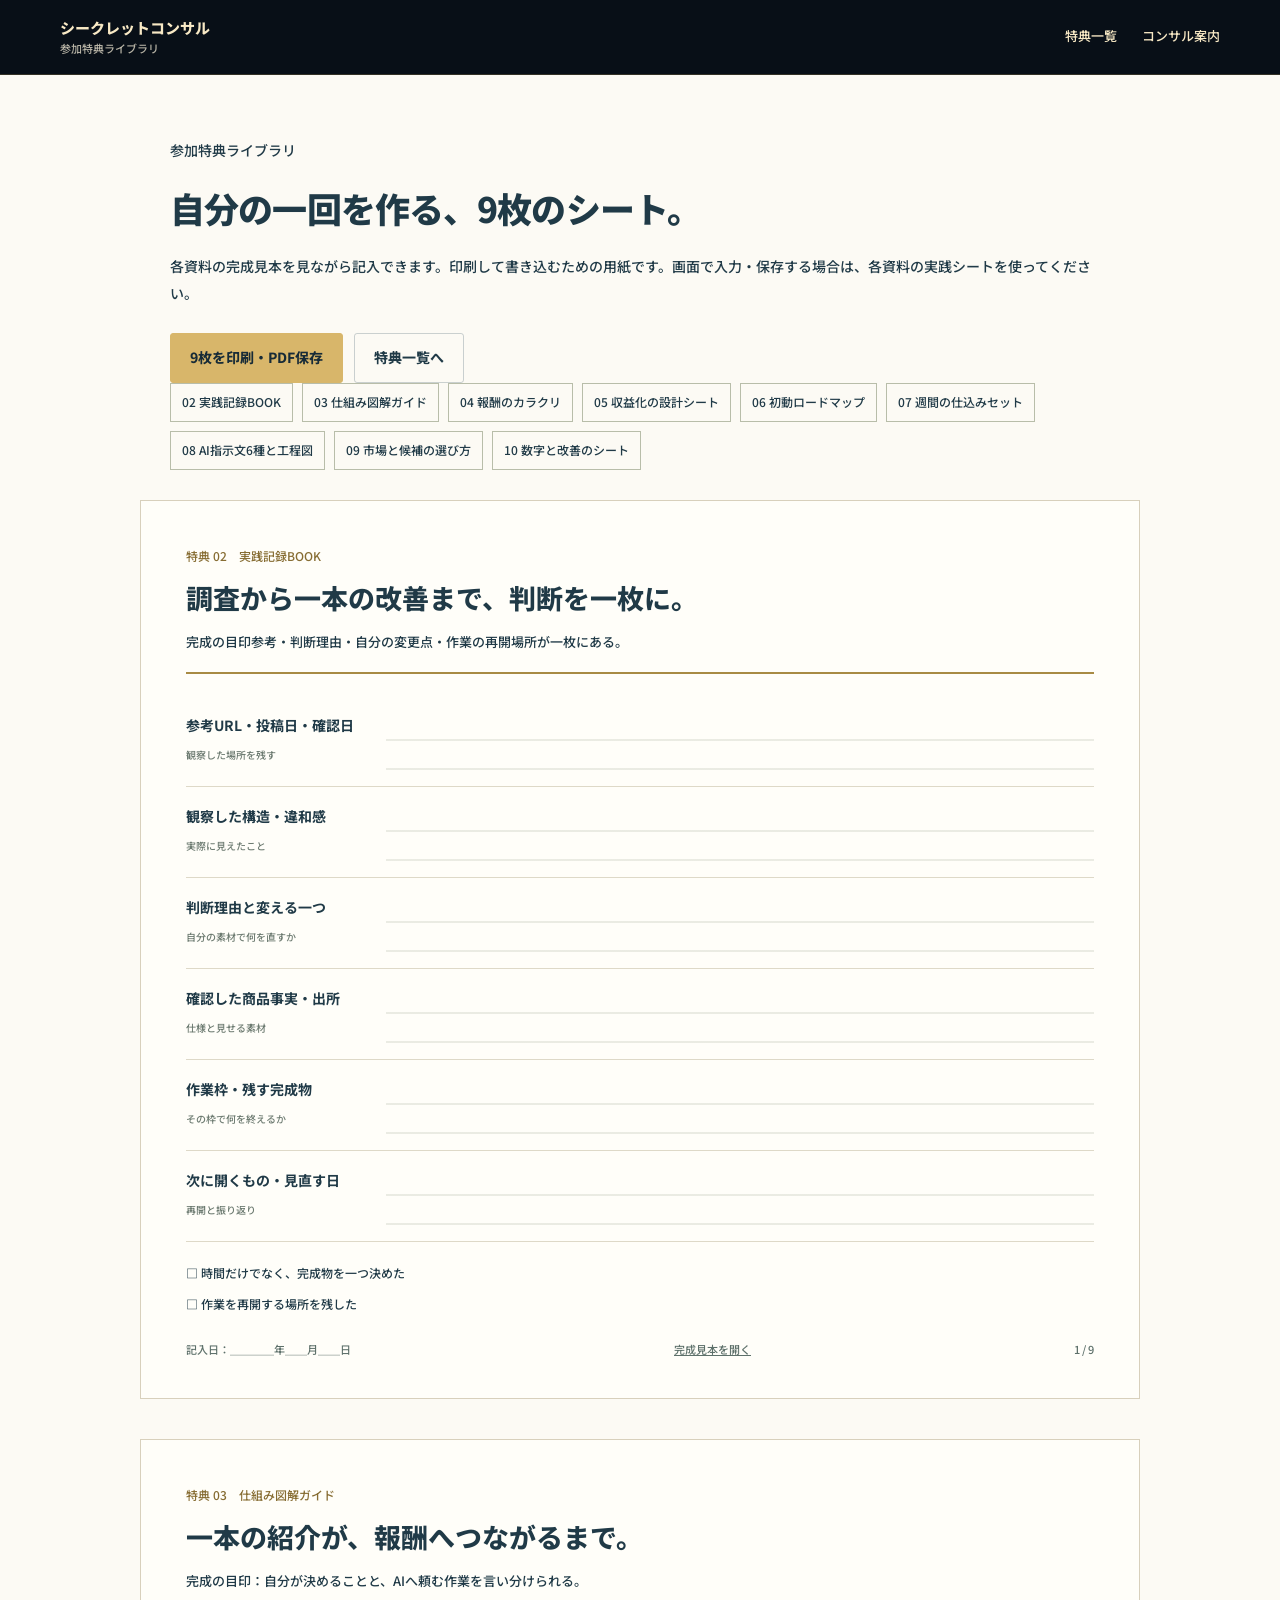
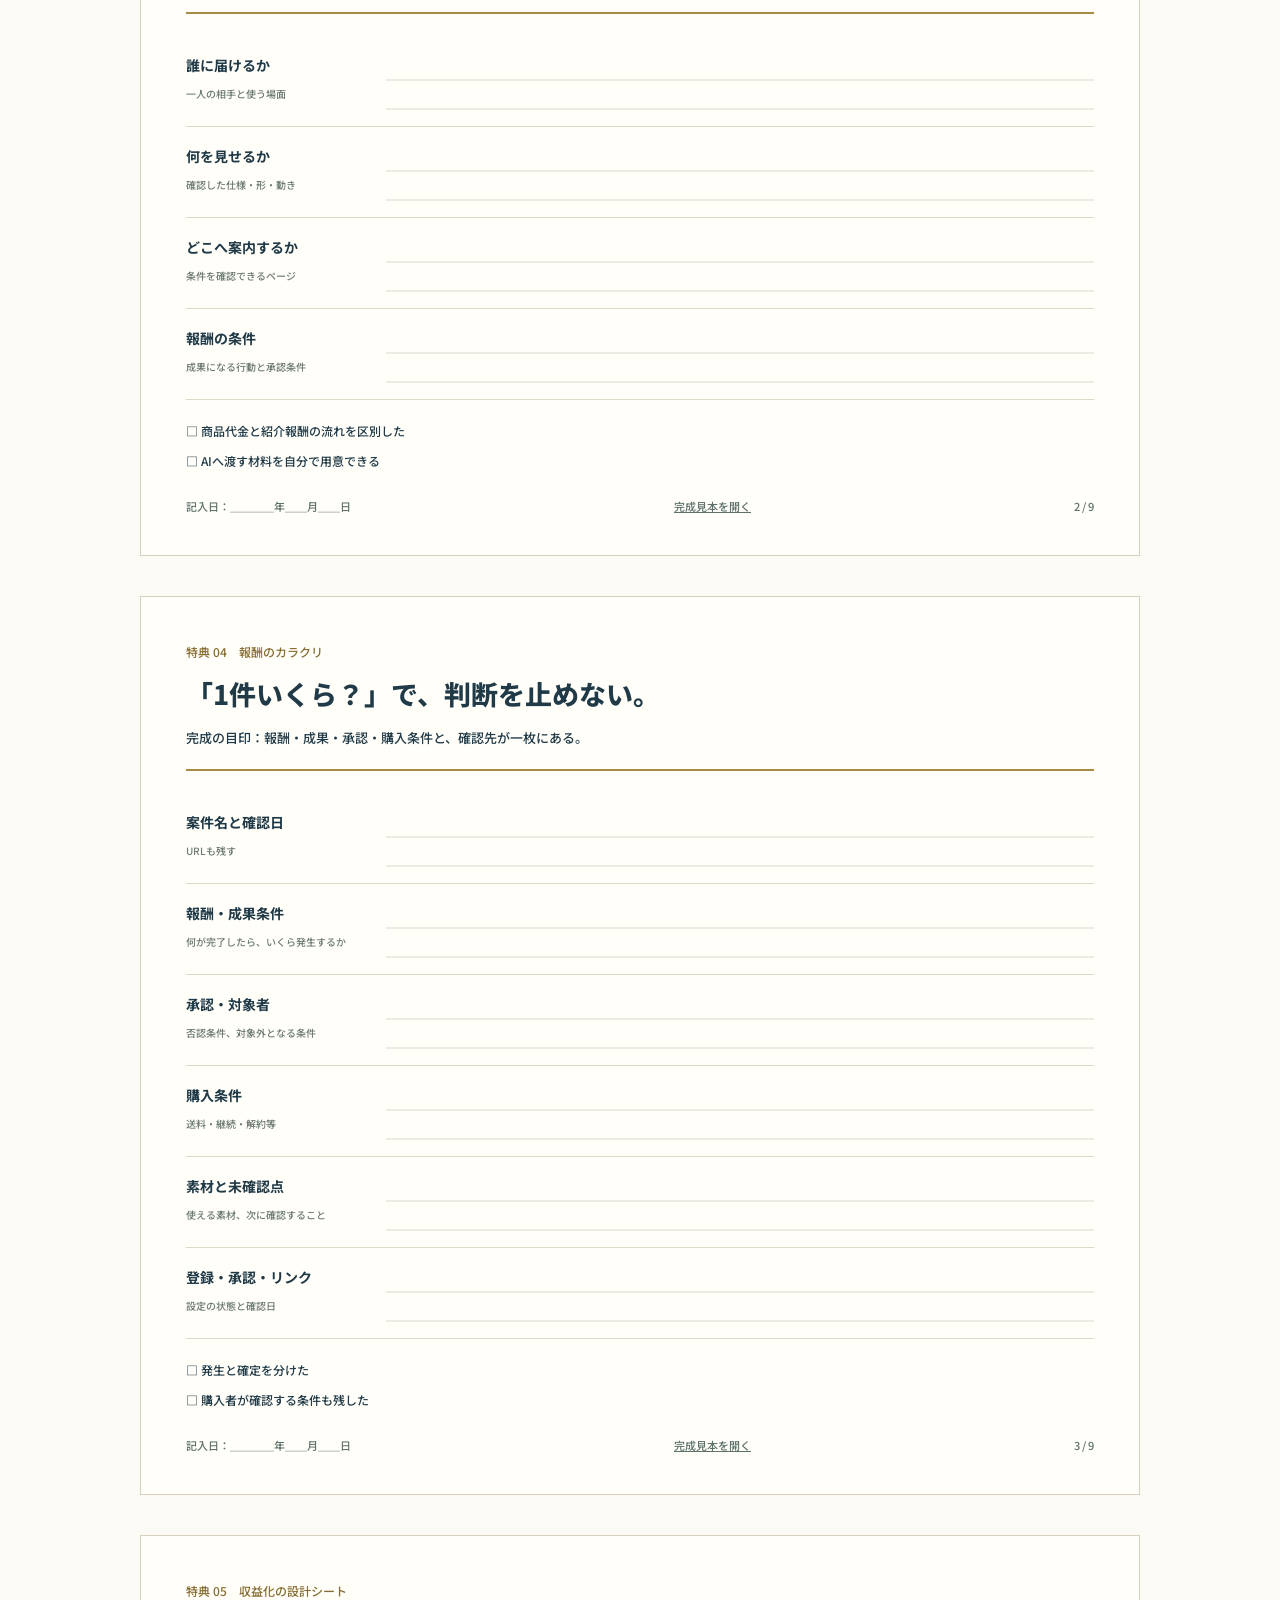
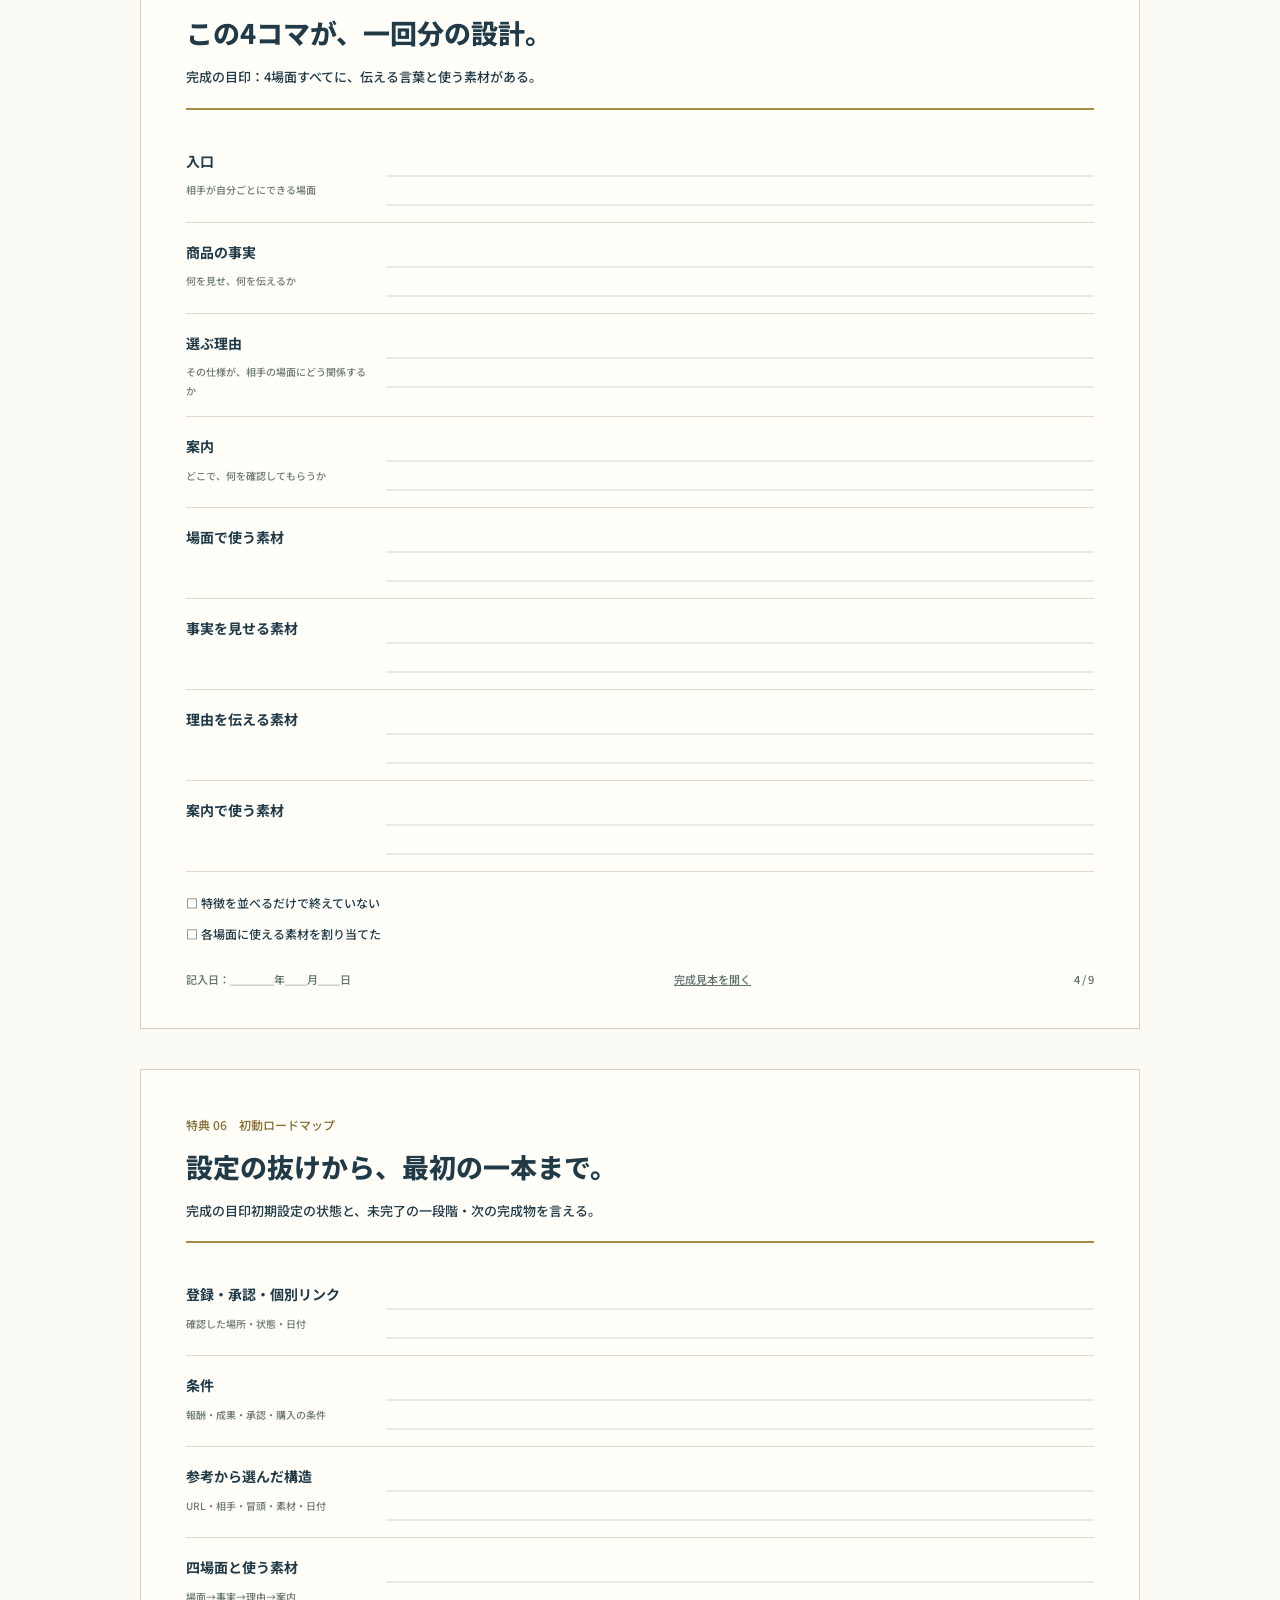
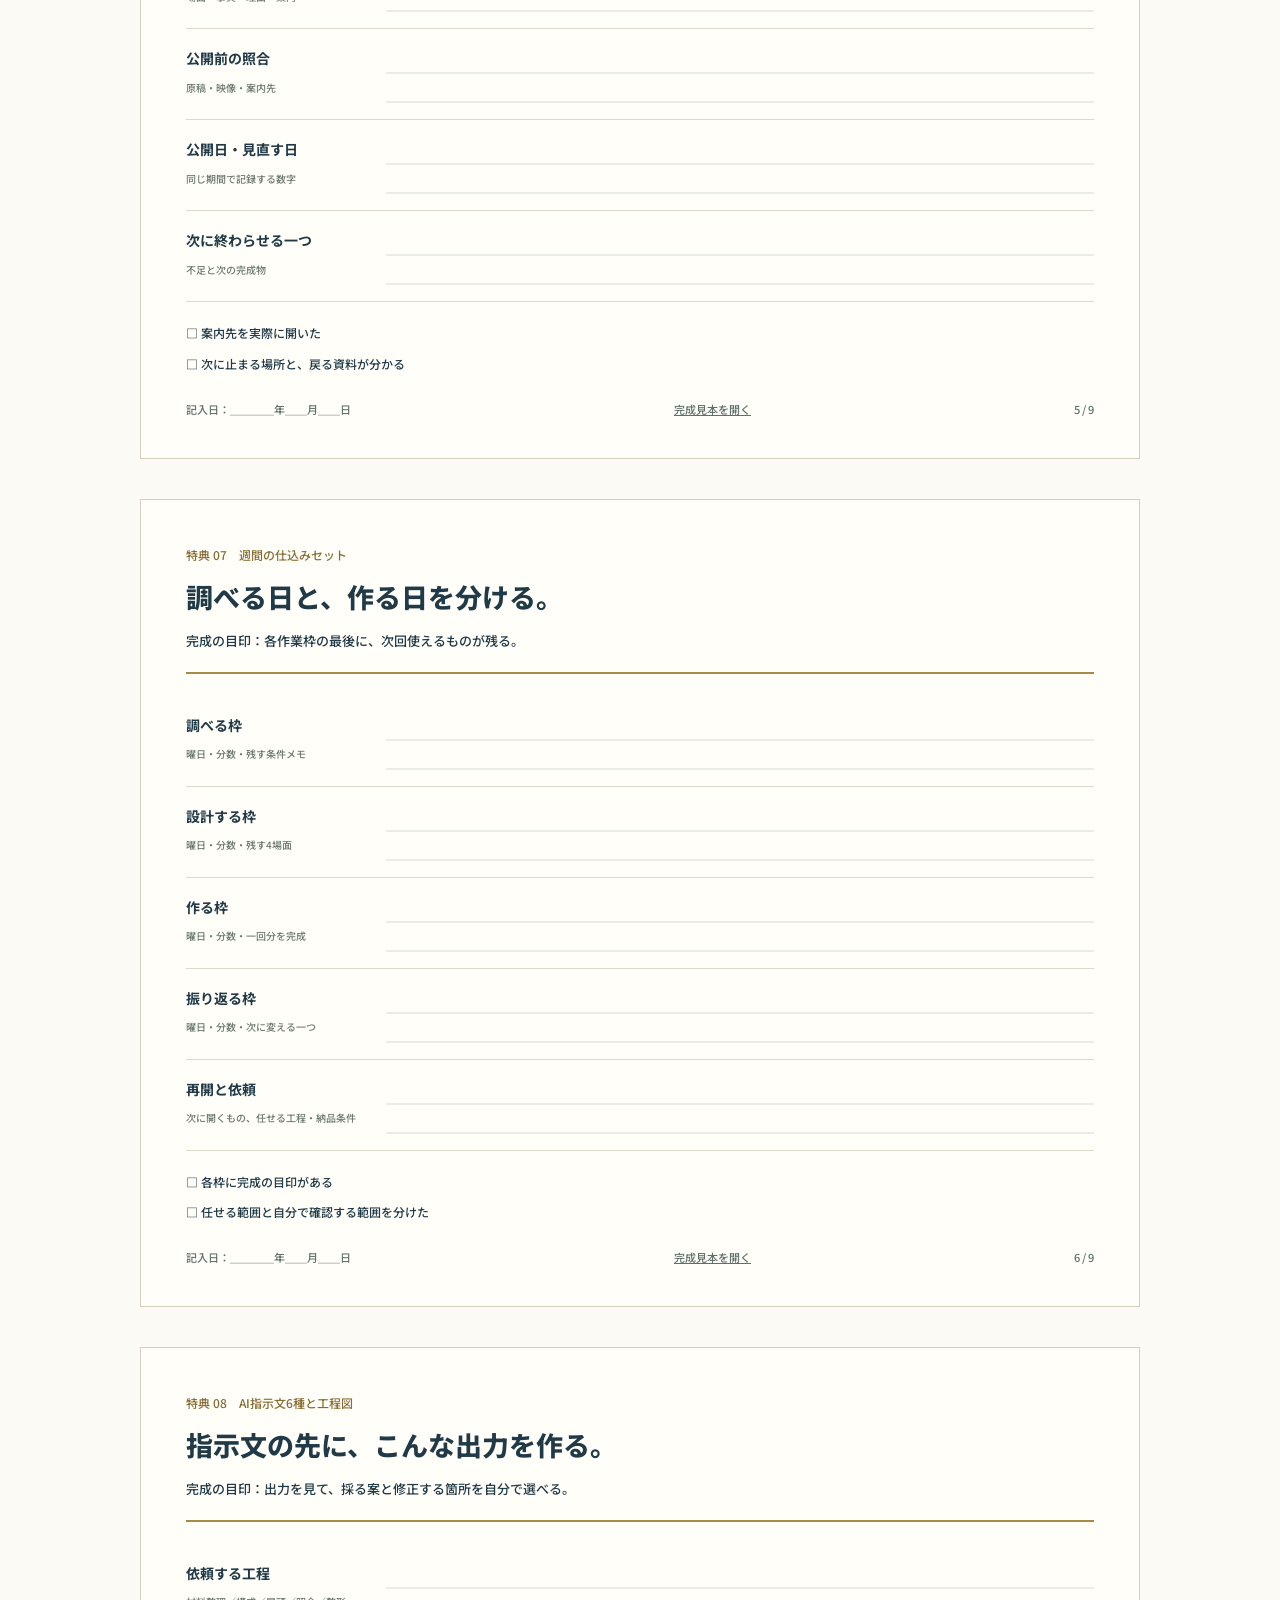
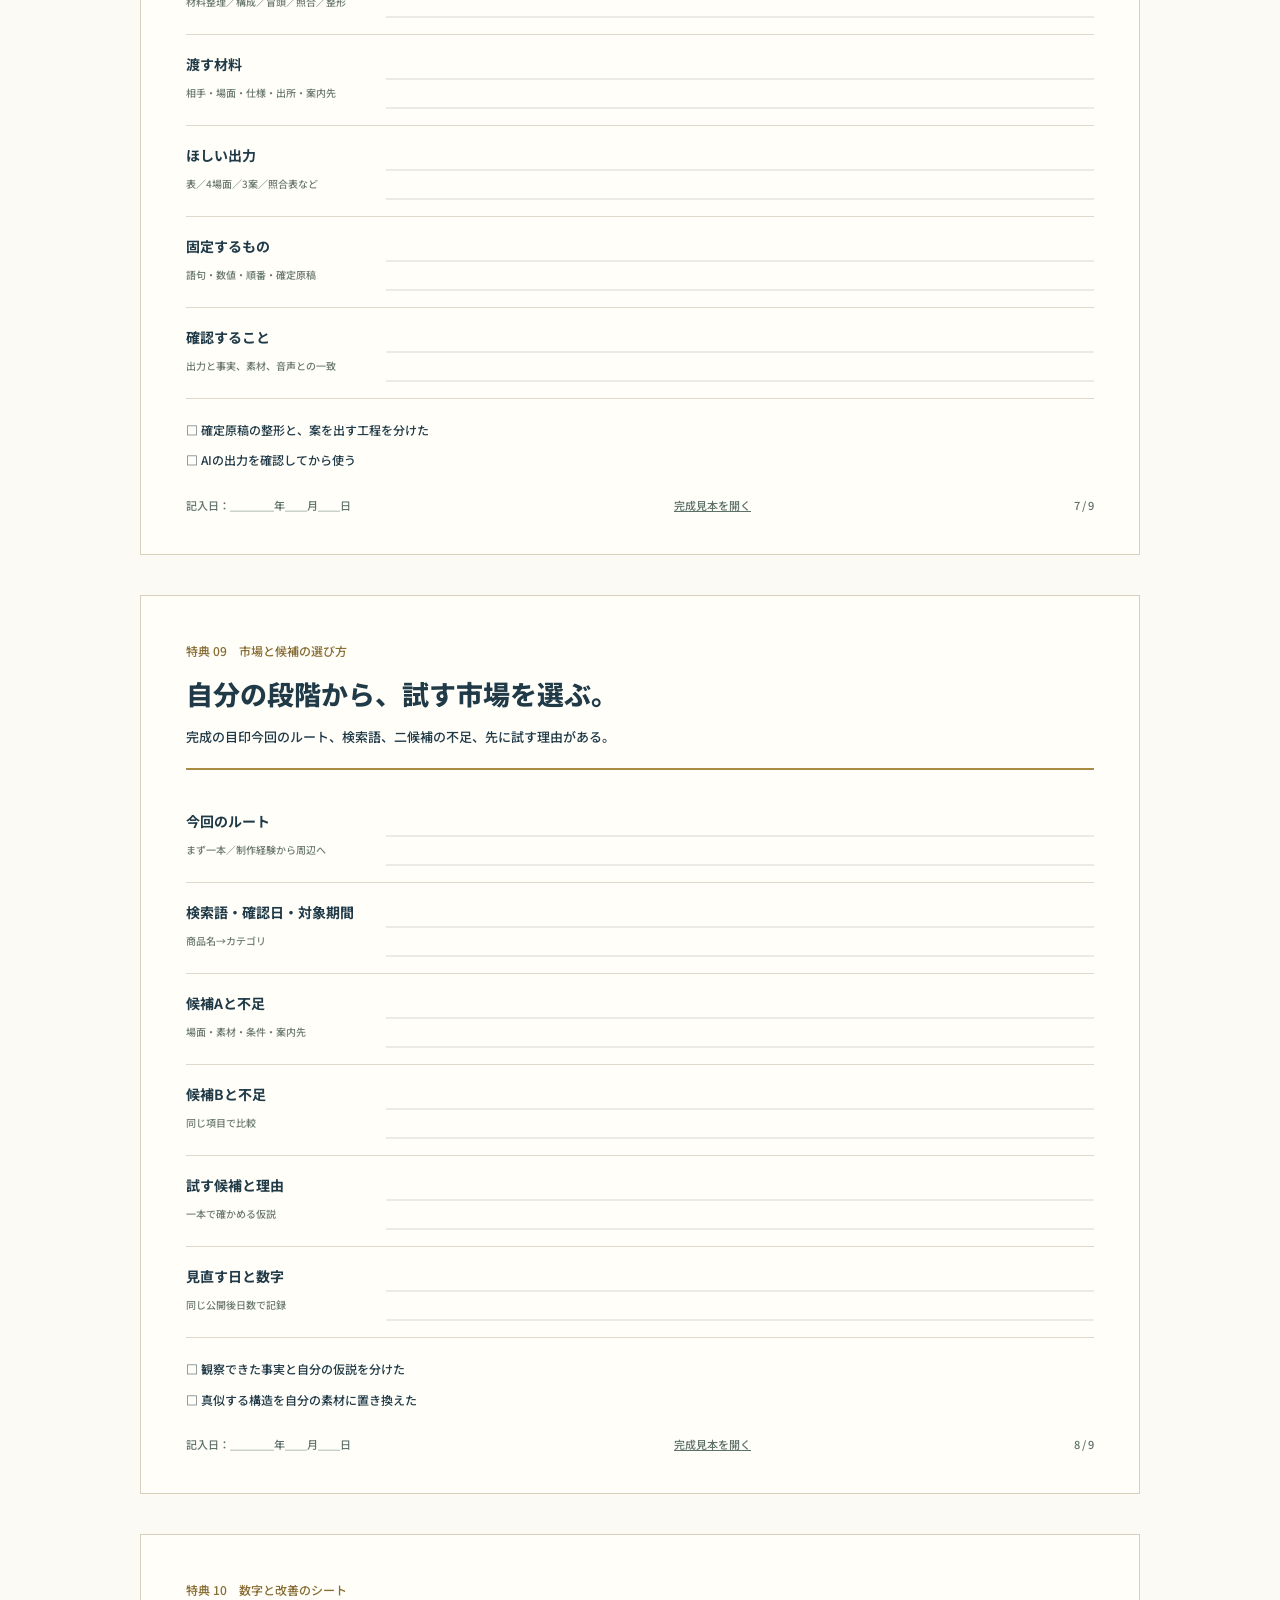
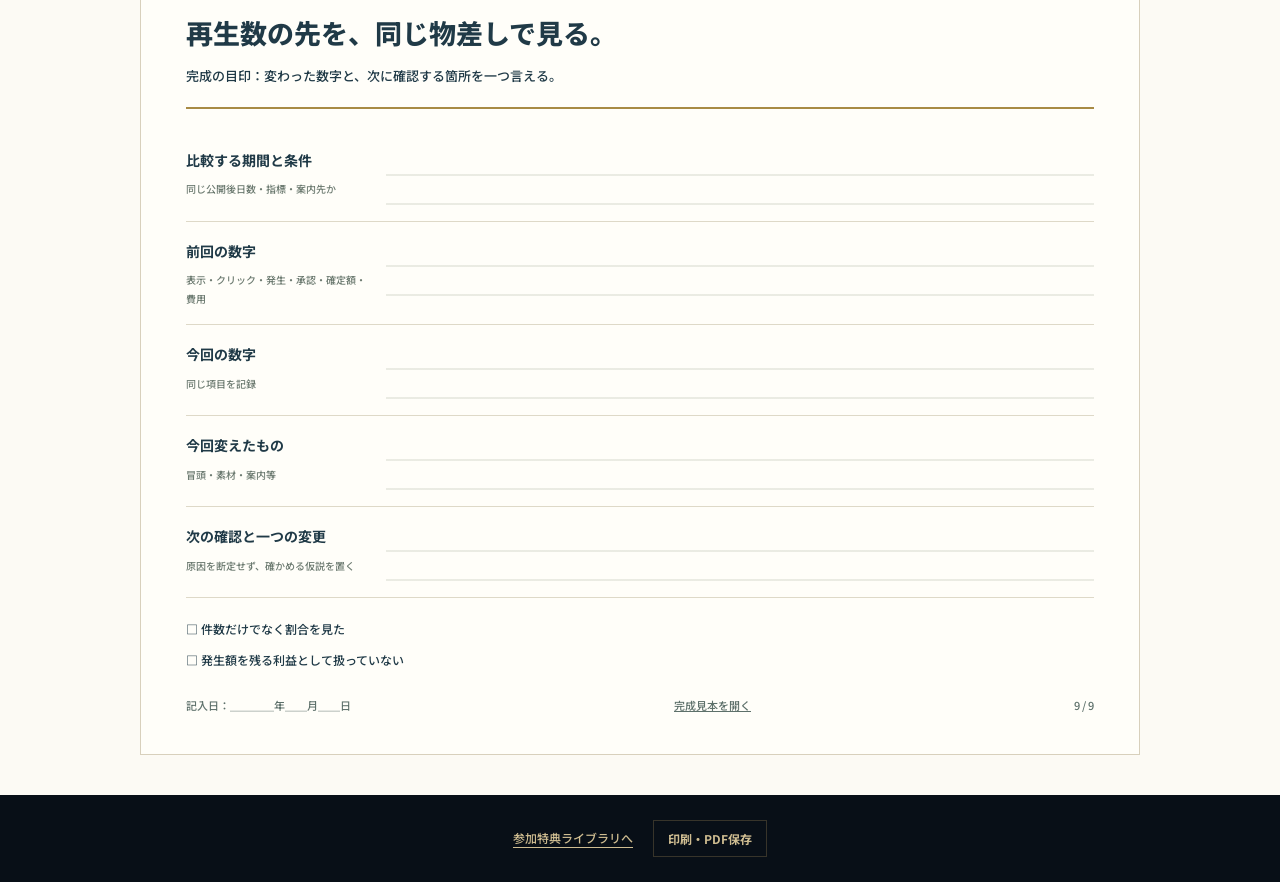
<file: workbook.html>
<!DOCTYPE html>

<html lang="ja"><head><meta charset="utf-8"><meta content="noindex" name="robots"><meta content="width=device-width,initial-scale=1" name="viewport"><link href="data:," rel="icon"><title>実践用の記入シート9枚｜参加特典</title><link href="bonus.css?v=6771149184" rel="stylesheet"></head><body class="bonus-page workbook-page" data-volume><header class="bonus-nav"><a class="bonus-brand" href="bonuses.html">シークレットコンサル<span>参加特典ライブラリ</span></a><nav aria-label="ページ"><a href="bonuses.html">特典一覧</a><a href="lp.html">コンサル案内</a></nav></header><main><header class="workbook-opening"><p>参加特典ライブラリ</p><h1>自分の一回を作る、9枚のシート。</h1><p>各資料の完成見本を見ながら記入できます。印刷して書き込むための用紙です。画面で入力・保存する場合は、各資料の実践シートを使ってください。</p><div class="hero-buttons"><button class="primary" data-print type="button">9枚を印刷・PDF保存</button><a class="secondary" href="bonuses.html">特典一覧へ</a></div><nav aria-label="記入用シート" class="workbook-nav"><a href="#sheet-02">02 実践記録BOOK</a><a href="#sheet-03">03 仕組み図解ガイド</a><a href="#sheet-04">04 報酬のカラクリ</a><a href="#sheet-05">05 収益化の設計シート</a><a href="#sheet-06">06 初動ロードマップ</a><a href="#sheet-07">07 週間の仕込みセット</a><a href="#sheet-08">08 AI指示文6種と工程図</a><a href="#sheet-09">09 市場と候補の選び方</a><a href="#sheet-10">10 数字と改善のシート</a></nav></header><section class="work-sheet" id="sheet-02"><header><span>特典 02　実践記録BOOK</span><h2>調査から一本の改善まで、判断を一枚に。</h2><p>完成の目印参考・判断理由・自分の変更点・作業の再開場所が一枚にある。</p></header><div class="writing-row"><b>参考URL・投稿日・確認日<small>観察した場所を残す</small></b><div aria-hidden="true" class="writing-lines"></div></div><div class="writing-row"><b>観察した構造・違和感<small>実際に見えたこと</small></b><div aria-hidden="true" class="writing-lines"></div></div><div class="writing-row"><b>判断理由と変える一つ<small>自分の素材で何を直すか</small></b><div aria-hidden="true" class="writing-lines"></div></div><div class="writing-row"><b>確認した商品事実・出所<small>仕様と見せる素材</small></b><div aria-hidden="true" class="writing-lines"></div></div><div class="writing-row"><b>作業枠・残す完成物<small>その枠で何を終えるか</small></b><div aria-hidden="true" class="writing-lines"></div></div><div class="writing-row"><b>次に開くもの・見直す日<small>再開と振り返り</small></b><div aria-hidden="true" class="writing-lines"></div></div><div class="sheet-checks"><p>&square; 時間だけでなく、完成物を一つ決めた</p><p>&square; 作業を再開する場所を残した</p></div><footer class="sheet-foot"><span>記入日：＿＿＿＿年＿＿月＿＿日</span><a href="02.html#finished">完成見本を開く</a><span>1 / 9</span></footer></section><section class="work-sheet" id="sheet-03"><header><span>特典 03　仕組み図解ガイド</span><h2>一本の紹介が、報酬へつながるまで。</h2><p>完成の目印：自分が決めることと、AIへ頼む作業を言い分けられる。</p></header><div class="writing-row"><b>誰に届けるか<small>一人の相手と使う場面</small></b><div aria-hidden="true" class="writing-lines"></div></div><div class="writing-row"><b>何を見せるか<small>確認した仕様・形・動き</small></b><div aria-hidden="true" class="writing-lines"></div></div><div class="writing-row"><b>どこへ案内するか<small>条件を確認できるページ</small></b><div aria-hidden="true" class="writing-lines"></div></div><div class="writing-row"><b>報酬の条件<small>成果になる行動と承認条件</small></b><div aria-hidden="true" class="writing-lines"></div></div><div class="sheet-checks"><p>&square; 商品代金と紹介報酬の流れを区別した</p><p>&square; AIへ渡す材料を自分で用意できる</p></div><footer class="sheet-foot"><span>記入日：＿＿＿＿年＿＿月＿＿日</span><a href="03.html#finished">完成見本を開く</a><span>2 / 9</span></footer></section><section class="work-sheet" id="sheet-04"><header><span>特典 04　報酬のカラクリ</span><h2>「1件いくら？」で、判断を止めない。</h2><p>完成の目印：報酬・成果・承認・購入条件と、確認先が一枚にある。</p></header><div class="writing-row"><b>案件名と確認日<small>URLも残す</small></b><div aria-hidden="true" class="writing-lines"></div></div><div class="writing-row"><b>報酬・成果条件<small>何が完了したら、いくら発生するか</small></b><div aria-hidden="true" class="writing-lines"></div></div><div class="writing-row"><b>承認・対象者<small>否認条件、対象外となる条件</small></b><div aria-hidden="true" class="writing-lines"></div></div><div class="writing-row"><b>購入条件<small>送料・継続・解約等</small></b><div aria-hidden="true" class="writing-lines"></div></div><div class="writing-row"><b>素材と未確認点<small>使える素材、次に確認すること</small></b><div aria-hidden="true" class="writing-lines"></div></div><div class="writing-row"><b>登録・承認・リンク<small>設定の状態と確認日</small></b><div aria-hidden="true" class="writing-lines"></div></div><div class="sheet-checks"><p>&square; 発生と確定を分けた</p><p>&square; 購入者が確認する条件も残した</p></div><footer class="sheet-foot"><span>記入日：＿＿＿＿年＿＿月＿＿日</span><a href="04.html#finished">完成見本を開く</a><span>3 / 9</span></footer></section><section class="work-sheet" id="sheet-05"><header><span>特典 05　収益化の設計シート</span><h2>この4コマが、一回分の設計。</h2><p>完成の目印：4場面すべてに、伝える言葉と使う素材がある。</p></header><div class="writing-row"><b>入口<small>相手が自分ごとにできる場面</small></b><div aria-hidden="true" class="writing-lines"></div></div><div class="writing-row"><b>商品の事実<small>何を見せ、何を伝えるか</small></b><div aria-hidden="true" class="writing-lines"></div></div><div class="writing-row"><b>選ぶ理由<small>その仕様が、相手の場面にどう関係するか</small></b><div aria-hidden="true" class="writing-lines"></div></div><div class="writing-row"><b>案内<small>どこで、何を確認してもらうか</small></b><div aria-hidden="true" class="writing-lines"></div></div><div class="writing-row" data-v35-shot="1"><b>場面で使う素材</b><div aria-hidden="true" class="writing-lines"></div></div><div class="writing-row" data-v35-shot="2"><b>事実を見せる素材</b><div aria-hidden="true" class="writing-lines"></div></div><div class="writing-row" data-v35-shot="3"><b>理由を伝える素材</b><div aria-hidden="true" class="writing-lines"></div></div><div class="writing-row" data-v35-shot="4"><b>案内で使う素材</b><div aria-hidden="true" class="writing-lines"></div></div><div class="sheet-checks"><p>&square; 特徴を並べるだけで終えていない</p><p>&square; 各場面に使える素材を割り当てた</p></div><footer class="sheet-foot"><span>記入日：＿＿＿＿年＿＿月＿＿日</span><a href="05.html#finished">完成見本を開く</a><span>4 / 9</span></footer></section><section class="work-sheet" id="sheet-06"><header><span>特典 06　初動ロードマップ</span><h2>設定の抜けから、最初の一本まで。</h2><p>完成の目印初期設定の状態と、未完了の一段階・次の完成物を言える。</p></header><div class="writing-row"><b>登録・承認・個別リンク<small>確認した場所・状態・日付</small></b><div aria-hidden="true" class="writing-lines"></div></div><div class="writing-row"><b>条件<small>報酬・成果・承認・購入の条件</small></b><div aria-hidden="true" class="writing-lines"></div></div><div class="writing-row"><b>参考から選んだ構造<small>URL・相手・冒頭・素材・日付</small></b><div aria-hidden="true" class="writing-lines"></div></div><div class="writing-row"><b>四場面と使う素材<small>場面&rarr;事実&rarr;理由&rarr;案内</small></b><div aria-hidden="true" class="writing-lines"></div></div><div class="writing-row"><b>公開前の照合<small>原稿・映像・案内先</small></b><div aria-hidden="true" class="writing-lines"></div></div><div class="writing-row"><b>公開日・見直す日<small>同じ期間で記録する数字</small></b><div aria-hidden="true" class="writing-lines"></div></div><div class="writing-row"><b>次に終わらせる一つ<small>不足と次の完成物</small></b><div aria-hidden="true" class="writing-lines"></div></div><div class="sheet-checks"><p>&square; 案内先を実際に開いた</p><p>&square; 次に止まる場所と、戻る資料が分かる</p></div><footer class="sheet-foot"><span>記入日：＿＿＿＿年＿＿月＿＿日</span><a href="06.html#finished">完成見本を開く</a><span>5 / 9</span></footer></section><section class="work-sheet" id="sheet-07"><header><span>特典 07　週間の仕込みセット</span><h2>調べる日と、作る日を分ける。</h2><p>完成の目印：各作業枠の最後に、次回使えるものが残る。</p></header><div class="writing-row"><b>調べる枠<small>曜日・分数・残す条件メモ</small></b><div aria-hidden="true" class="writing-lines"></div></div><div class="writing-row"><b>設計する枠<small>曜日・分数・残す4場面</small></b><div aria-hidden="true" class="writing-lines"></div></div><div class="writing-row"><b>作る枠<small>曜日・分数・一回分を完成</small></b><div aria-hidden="true" class="writing-lines"></div></div><div class="writing-row"><b>振り返る枠<small>曜日・分数・次に変える一つ</small></b><div aria-hidden="true" class="writing-lines"></div></div><div class="writing-row"><b>再開と依頼<small>次に開くもの、任せる工程・納品条件</small></b><div aria-hidden="true" class="writing-lines"></div></div><div class="sheet-checks"><p>&square; 各枠に完成の目印がある</p><p>&square; 任せる範囲と自分で確認する範囲を分けた</p></div><footer class="sheet-foot"><span>記入日：＿＿＿＿年＿＿月＿＿日</span><a href="07.html#finished">完成見本を開く</a><span>6 / 9</span></footer></section><section class="work-sheet" id="sheet-08"><header><span>特典 08　AI指示文6種と工程図</span><h2>指示文の先に、こんな出力を作る。</h2><p>完成の目印：出力を見て、採る案と修正する箇所を自分で選べる。</p></header><div class="writing-row"><b>依頼する工程<small>材料整理／構成／冒頭／照合／整形</small></b><div aria-hidden="true" class="writing-lines"></div></div><div class="writing-row"><b>渡す材料<small>相手・場面・仕様・出所・案内先</small></b><div aria-hidden="true" class="writing-lines"></div></div><div class="writing-row"><b>ほしい出力<small>表／4場面／3案／照合表など</small></b><div aria-hidden="true" class="writing-lines"></div></div><div class="writing-row"><b>固定するもの<small>語句・数値・順番・確定原稿</small></b><div aria-hidden="true" class="writing-lines"></div></div><div class="writing-row"><b>確認すること<small>出力と事実、素材、音声との一致</small></b><div aria-hidden="true" class="writing-lines"></div></div><div class="sheet-checks"><p>&square; 確定原稿の整形と、案を出す工程を分けた</p><p>&square; AIの出力を確認してから使う</p></div><footer class="sheet-foot"><span>記入日：＿＿＿＿年＿＿月＿＿日</span><a href="08.html#finished">完成見本を開く</a><span>7 / 9</span></footer></section><section class="work-sheet" id="sheet-09"><header><span>特典 09　市場と候補の選び方</span><h2>自分の段階から、試す市場を選ぶ。</h2><p>完成の目印今回のルート、検索語、二候補の不足、先に試す理由がある。</p></header><div class="writing-row"><b>今回のルート<small>まず一本／制作経験から周辺へ</small></b><div aria-hidden="true" class="writing-lines"></div></div><div class="writing-row"><b>検索語・確認日・対象期間<small>商品名&rarr;カテゴリ</small></b><div aria-hidden="true" class="writing-lines"></div></div><div class="writing-row"><b>候補Aと不足<small>場面・素材・条件・案内先</small></b><div aria-hidden="true" class="writing-lines"></div></div><div class="writing-row"><b>候補Bと不足<small>同じ項目で比較</small></b><div aria-hidden="true" class="writing-lines"></div></div><div class="writing-row"><b>試す候補と理由<small>一本で確かめる仮説</small></b><div aria-hidden="true" class="writing-lines"></div></div><div class="writing-row"><b>見直す日と数字<small>同じ公開後日数で記録</small></b><div aria-hidden="true" class="writing-lines"></div></div><div class="sheet-checks"><p>&square; 観察できた事実と自分の仮説を分けた</p><p>&square; 真似する構造を自分の素材に置き換えた</p></div><footer class="sheet-foot"><span>記入日：＿＿＿＿年＿＿月＿＿日</span><a href="09.html#finished">完成見本を開く</a><span>8 / 9</span></footer></section><section class="work-sheet" id="sheet-10"><header><span>特典 10　数字と改善のシート</span><h2>再生数の先を、同じ物差しで見る。</h2><p>完成の目印：変わった数字と、次に確認する箇所を一つ言える。</p></header><div class="writing-row"><b>比較する期間と条件<small>同じ公開後日数・指標・案内先か</small></b><div aria-hidden="true" class="writing-lines"></div></div><div class="writing-row"><b>前回の数字<small>表示・クリック・発生・承認・確定額・費用</small></b><div aria-hidden="true" class="writing-lines"></div></div><div class="writing-row"><b>今回の数字<small>同じ項目を記録</small></b><div aria-hidden="true" class="writing-lines"></div></div><div class="writing-row"><b>今回変えたもの<small>冒頭・素材・案内等</small></b><div aria-hidden="true" class="writing-lines"></div></div><div class="writing-row"><b>次の確認と一つの変更<small>原因を断定せず、確かめる仮説を置く</small></b><div aria-hidden="true" class="writing-lines"></div></div><div class="sheet-checks"><p>&square; 件数だけでなく割合を見た</p><p>&square; 発生額を残る利益として扱っていない</p></div><footer class="sheet-foot"><span>記入日：＿＿＿＿年＿＿月＿＿日</span><a href="10.html#finished">完成見本を開く</a><span>9 / 9</span></footer></section></main><footer class="bonus-footer"><a href="bonuses.html">参加特典ライブラリへ</a><button data-print type="button">印刷・PDF保存</button></footer><script src="bonus-data.js?v=8fbbe5a4d1"></script><script src="bonus.js?v=cd6a67eec6"></script></body></html>
</file>
<file: style.css>
:root{--navy:#172f3c;--deep:#09141d;--gold:#bd9855;--pale:#f1e4c4;--ink:#253b46;--muted:#6f7b80;--paper:#fffcf5;--line:#ded9ca;--teal:#397c70;--wash:#f1f3f1}*{box-sizing:border-box}html{scroll-behavior:smooth;scroll-padding-top:82px}body{margin:0;background:#f1f2ef;color:var(--ink);font:16px/1.85 "Yu Gothic",Meiryo,sans-serif}h1,h2,h3,h4,p,figure,blockquote,dl,dd{margin:0}h1,h2,h3,h4{line-height:1.55;letter-spacing:.015em}a{color:inherit;text-underline-offset:5px}button{font:inherit;cursor:pointer}img{max-width:100%;height:auto;display:block}a:focus-visible,button:focus-visible,summary:focus-visible{outline:3px solid #467c91;outline-offset:5px}.shell{max-width:1200px;margin:auto;padding:0 32px}.topbar{position:sticky;top:0;z-index:10;background:#fffef8f2;border-bottom:1px solid var(--line);backdrop-filter:blur(12px)}.nav-row{display:flex;justify-content:space-between;align-items:center;gap:20px;min-height:70px}.brand{text-decoration:none;font-weight:800;font-size:15px}.brand small{font-weight:400;font-size:11px;color:var(--muted);display:block}.nav-links{display:flex;gap:26px;font-size:13px}.nav-links a{text-decoration:none;padding:18px 0}.nav-links a[aria-current=page]{color:#8c692b;border-bottom:2px solid var(--gold)}.intro{padding:55px 0 36px}.intro .sub{color:#8e713d;font-size:13px;margin-bottom:12px}.intro h1{font-family:"Yu Mincho",serif;font-size:38px}.intro>p{max-width:54em;margin-top:15px;color:#64727a;font-size:15px}.page-note{padding:14px 19px;border-left:3px solid var(--gold);background:#e9e6dc;font-size:13px;margin-top:23px}.button{display:inline-flex;justify-content:center;align-items:center;min-height:48px;padding:11px 21px;background:var(--navy);color:#fff9e9;border:1px solid var(--navy);text-decoration:none;font-size:14px;font-weight:700;border-radius:3px}.button.light{color:var(--navy);background:#fffdf7;border-color:#c7bb9e}.actions{display:flex;gap:12px;flex-wrap:wrap;margin-top:22px}.overview-hero{display:grid;grid-template-columns:1.35fr .65fr;gap:45px;align-items:center;background:var(--deep);color:#f9f1da;padding:45px 50px;position:relative;overflow:hidden}.overview-hero:before{content:"";position:absolute;inset:0;background:url('assets/C背景.png') center/cover;opacity:.27;pointer-events:none}.overview-hero>*{position:relative}.overview-hero .gold{font-size:17px;color:#e5c57d;font-weight:700}.overview-hero h2{font:800 53px/1.5 "Yu Mincho",serif;color:#ffe69f;margin:15px 0 19px;text-shadow:0 0 26px #d8ad4d44}.overview-hero p{font-size:15px;max-width:34em}.overview-hero img{width:218px;margin:auto;box-shadow:0 10px 34px #0008}.hero-conditions{display:flex;gap:12px;flex-wrap:wrap;margin-top:25px}.hero-conditions span{font-size:12px;border:1px solid #9e8d6266;padding:4px 12px}.section-heading{font-family:"Yu Mincho",serif;font-size:29px;margin:50px 0 23px}.audience{display:grid;grid-template-columns:1fr 1fr;gap:34px;background:#fffdf7;padding:29px 34px;border-bottom:2px solid var(--gold);margin-top:30px}.audience h3{font-size:15px;margin-bottom:8px}.audience p{font-size:15px}.audience small{color:var(--muted);font-size:12px}.emotion-route{display:flex;flex-wrap:wrap;align-items:center;gap:12px;padding:28px 30px;background:#fffdf8}.emotion-route span{font-weight:700;font-size:15px}.emotion-route i{color:var(--gold);font-style:normal}.proposal-pair{display:grid;grid-template-columns:1fr 1fr;gap:22px;margin:25px 0}.proposal-card{background:#fffdf8;min-width:0;padding:28px;display:block;text-decoration:none;border:1px solid var(--line)}.proposal-card>span{font-size:12px;color:#8a744c}.proposal-card h3{font-family:"Yu Mincho",serif;font-size:27px;margin:10px 0}.proposal-card p{font-size:14px;color:#69777e}.proposal-card b{display:inline-block;margin-top:18px;color:#8a682d;font-size:13px}.mini-shape{display:flex;gap:15px;align-items:center;margin:24px 0}.mini-shape .object{width:80px;height:80px}.mini-shape strong{font-size:18px}.distribution{background:#fffdf8;padding:25px 30px;display:grid;grid-template-columns:repeat(3,1fr);gap:25px}.distribution small{color:#927447}.distribution p{margin-top:10px;font-size:16px;font-weight:700}.distribution span{display:block;font-size:12px;color:var(--muted);margin-top:12px}.bottom-links{border-top:1px solid var(--line);padding:25px 0;margin:40px 0 0;font-size:12px;color:var(--muted);display:flex;gap:20px;flex-wrap:wrap}.library-grid{display:grid;grid-template-columns:repeat(3,minmax(0,1fr));gap:22px;padding-bottom:35px}.bonus-card{background:#fffdf8;text-decoration:none;border:1px solid var(--line);display:flex;flex-direction:column;min-width:0;overflow:hidden;transition:border-color .15s}.bonus-card:hover{border-color:#a3864a}.card-visual{height:220px;background:#eae7dc;display:grid;place-items:center;position:relative;overflow:hidden}.card-visual .object{width:132px;height:132px}.card-no{position:absolute;left:20px;top:14px;font:700 33px/1.1 Georgia,serif;color:#8d713e}.card-visual:after{content:"";position:absolute;width:220px;height:220px;border:1px solid #cbb681;border-radius:50%;right:-65px;bottom:-90px}.card-caption{padding:21px 23px;flex:1;display:flex;flex-direction:column}.card-caption>small{font-size:11px;color:#7c725c}.card-caption h2{font-size:20px;margin:9px 0 10px}.card-caption p{font-size:13px;color:#69757a}.card-caption .card-open{margin-top:auto;padding-top:19px;font-size:12px;color:#87662b;font-weight:700}.bonus-heading{display:grid;grid-template-columns:1.25fr .75fr;gap:30px;align-items:center;background:var(--navy);color:#fff7e3;padding:36px 43px;margin:28px 0 30px}.bonus-heading .object{width:160px;height:160px;justify-self:center;filter:drop-shadow(0 7px 0 #0001)}.bonus-heading .chapter-label{font-size:12px;color:#e5c479}.bonus-heading h1{font-family:"Yu Mincho",serif;font-size:34px;margin:12px 0 15px}.bonus-heading .full-title{font-size:13px;color:#d2dcd9}.visual-lesson{background:#fffdf8;border:1px solid #ddd7c8;margin:0 0 25px;padding:34px 38px}.visual-lesson h2{font-size:26px;font-family:"Yu Mincho",serif;margin-bottom:12px}.visual-lesson .one{font-size:15px;max-width:56em;color:#68777c}.diagram{background:#f4f1e7;padding:29px 29px 25px;margin-top:25px;border-radius:3px;min-width:0;overflow:hidden}.diagram-caption{display:flex;justify-content:space-between;gap:15px;margin-top:14px;font-size:11px;color:#7f7763}.diagram-caption a{flex-shrink:0}.main-answer{margin-top:22px;display:flex;align-items:baseline;gap:14px;padding-top:19px;border-top:1px solid #d9d0ba}.main-answer span{font-size:11px;color:#92733d;white-space:nowrap}.main-answer p{font-size:16px;font-weight:700}.plan-panel{margin:30px 0;background:#e6e8e3;padding:27px 32px}.plan-panel h2{font-size:20px;margin-bottom:15px}.plan-panel ol{padding-left:1.5em;margin:0}.plan-panel li{font-size:14px;margin:11px 0}.plan-panel li b{display:block;font-size:12px;color:#74817e}.plan-purpose{font-size:14px;margin-top:20px;padding-top:17px;border-top:1px solid #c8d0c8}.sample-note{font-size:12px;color:#8b7650;margin-bottom:13px}.object{width:110px;height:110px;display:block;flex-shrink:0}.actor{text-align:center;min-width:0;display:flex;align-items:center;flex-direction:column}.actor .object{margin:0 auto 12px;width:112px;height:112px}.actor strong{font-size:20px}.actor>span{font-size:13px;color:#69777c;margin-top:6px;max-width:15em}.visual-flow{display:flex;align-items:center;justify-content:center;gap:13px;padding:13px 0}.visual-flow>.actor{flex:1}.flow-arrow{width:64px;min-width:35px;align-self:center;flex-shrink:0;text-align:center}.flow-arrow small{font-size:11px;color:#98783e;display:block;min-height:18px;white-space:nowrap}.flow-arrow i{display:block;position:relative;height:2px;background:#bda46c;margin-top:7px}.flow-arrow i:after{content:"";width:8px;height:8px;border-right:2px solid #bda46c;border-top:2px solid #bda46c;position:absolute;right:0;top:-4px;transform:rotate(45deg)}.money-map{max-width:650px;margin:auto;display:grid;grid-template-columns:1fr 1fr;gap:0 40px}.money-top{display:flex;align-items:center;gap:10px;grid-column:1/3;justify-content:center}.money-top .actor{width:43%}.money-top .flow-arrow{width:85px}.commission-path{grid-column:2;display:flex;align-items:center;flex-direction:column;text-align:center;font-size:13px;color:#786846;border-inline:1px dashed #c9b379;margin:10px 0 0;padding:14px 12px 8px}.commission-path i{font-style:normal;font-size:24px;line-height:1.5;color:#a78641}.commission-path .object{width:80px;height:80px}.commission-path b{font-size:18px}.money-bottom{grid-column:1/3;margin-top:5px}.money-bottom .actor{background:#fff9e9;border:1px solid #ddc99c;border-radius:5px;padding:18px;max-width:320px;margin:auto}.money-bottom .actor .object{width:76px;height:76px}.ledger{max-width:570px;margin:auto}.ledger-start{display:flex;align-items:center;gap:15px;border-bottom:1px solid #d0be96;padding-bottom:15px;margin-bottom:12px;flex-wrap:wrap}.ledger-start .object{width:75px;height:75px}.ledger-start>span{font-size:14px}.ledger-start b{font:700 38px/1.4 Georgia,serif;margin-left:auto}.ledger-start b span,.ledger-total b span{font:700 17px/1.4 "Yu Gothic",sans-serif;margin-left:5px}.ledger-row{display:flex;justify-content:space-between;gap:20px;padding:13px 8px;font-size:16px;border-bottom:1px solid #dfd6c3}.ledger-row b{font-size:22px}.ledger-row.confirmed{background:#dfebe5}.ledger-total{display:flex;align-items:center;justify-content:space-between;gap:20px;padding:20px 8px 0}.ledger-total>span{font-size:13px}.ledger-total b{font:700 43px/1.5 Georgia,serif;color:#866326;white-space:nowrap}.brush-sequence{display:grid;grid-template-columns:repeat(3,1fr);gap:22px;padding:8px 0}.brush-state{text-align:center;position:relative}.brush-state .object{width:135px;height:135px;margin:0 auto 14px}.brush-state>span{display:block;color:#a8894e;font:700 19px/1.4 Georgia,serif;margin-bottom:6px}.brush-state b{font-size:19px;display:block}.brush-state small{display:block;font-size:12px;color:#6c797d;margin-top:4px}.stairway{max-width:640px;margin:auto;display:grid;gap:8px}.stair{margin-left:calc(var(--step)*20px);padding:14px 20px;background:#fdf9ed;border-left:4px solid #c5a25b;display:flex;align-items:center;gap:20px;box-shadow:0 3px 0 #d9d0ba}.stair:last-child{background:var(--navy);color:#fff6da;border-color:#d4b56c}.stair>b{font:700 27px Georgia,serif;color:#b28b40}.stair>span{font-size:17px;font-weight:700}.stair>small{margin-left:auto;font-size:11px;white-space:nowrap;color:#9c803e}.calendar-title{display:flex;align-items:center;gap:15px;flex-wrap:wrap;margin-bottom:20px}.calendar-title .object{width:66px;height:66px}.calendar-title>b{font-size:20px}.calendar-title>span{margin-left:auto;font-size:12px}.calendar-title strong{font-size:33px;line-height:1;margin-inline:7px;color:#936d2b}.calendar-row{display:grid;grid-template-columns:40px 65px 65px 1fr;gap:14px;align-items:center;padding:14px 12px;border-top:1px solid #d6cdb8;background:#fffaf0}.calendar-row>b{font-size:20px}.calendar-row>span{font-size:24px;line-height:1.4;color:#8b6c32}.calendar-row small{font-size:11px;margin-left:3px}.calendar-row strong{font-size:14px}.calendar-row p{font-size:13px}.figure-note{font-size:11px;color:#807763;margin-top:16px}.pipeline{display:grid;grid-template-columns:1fr 110px 1fr;align-items:center;gap:24px;padding:10px 0}.pipeline-stage{text-align:center}.pipeline-stage>span{font-size:12px;color:#847146}.pipeline-stage .object{margin:15px auto;width:115px;height:115px}.pipeline-stage h4{font-size:26px}.pipeline-stage p{font-size:13px;margin-top:8px}.lock-gate{text-align:center;border-block:1px solid #bca474;padding:14px 0}.lock-gate .object{width:65px;height:65px;margin:auto}.lock-gate b{font-size:12px;display:block}.market-zoom{max-width:650px;margin:auto}.zoom-wide{background:#e5e8e0;border:1px solid #c7c8b9;padding:22px 25px 25px}.zoom-wide>span,.zoom-middle>span{font-size:11px;color:#788075}.zoom-wide>b{font-size:30px;display:block;margin-bottom:18px}.zoom-middle{margin-left:65px;background:#f2ecdc;border:1px solid #cdbd95;padding:20px}.zoom-middle>b{font-size:24px;display:block;margin-bottom:18px}.zoom-close{margin-left:30px;background:var(--navy);color:#fff7df;padding:22px 17px;display:flex;gap:15px;align-items:center}.zoom-close .object{width:85px;height:85px}.zoom-close span{font-size:10px;color:#c7bc9f}.zoom-close strong{display:block;font-size:20px;margin:8px 0}.zoom-close p{font-size:12px;color:#d4dedc}.ratio-pair{display:grid;grid-template-columns:1fr 1fr;gap:20px;max-width:670px;margin:auto}.ratio-sheet{background:#fffaf0;padding:23px;text-align:center;border-top:3px solid #c0a467}.ratio-sheet>span{display:block;font-size:12px;color:#8f7543}.ratio-sheet>b{font:700 37px/1.5 Georgia,serif;display:block;margin-top:8px}.ratio-sheet>b small{display:block;font:12px/1.5 "Yu Gothic",sans-serif}.ratio-sheet>p{font-size:14px;margin:10px 0}.ratio-sheet>strong{font:700 43px/1.4 Georgia,serif;color:#946e2d;display:block;margin-top:15px}.ratio-sheet>strong small{font-size:20px}.dots{display:grid;grid-template-columns:repeat(10,1fr);gap:5px;max-width:195px;margin:20px auto 0}.dots i{aspect-ratio:1;border-radius:50%;background:#d7dfdc}.dots i.filled{background:#bd8e36}.ratio-answer{margin:22px auto 0;max-width:670px;display:grid;grid-template-columns:1fr 1fr;gap:9px 20px;font-size:14px}.ratio-answer b{color:#8f6d30}.ratio-answer span{font-size:13px}.compare-visual{display:grid;grid-template-columns:1fr 1fr;gap:20px}.compare-visual>div{padding:25px 23px;background:#e9e7df}.compare-visual>div+div{background:#e3ece5;border:1px solid #b5cab8}.compare-visual span{font-size:12px;font-weight:700;color:#7a745f}.compare-visual .object{margin:16px auto;width:90px;height:90px}.compare-visual p{font-size:16px}.paper-example{max-width:640px;margin:auto;background:#fffdf8;padding:22px 26px;box-shadow:8px 8px 0 #dcd6c6}.paper-head{display:flex;align-items:center;gap:15px;border-bottom:2px solid #baa36c;padding-bottom:15px;margin-bottom:4px}.paper-head .object{width:55px;height:55px}.paper-head b{font-size:18px}.paper-example dl{display:grid;grid-template-columns:110px 1fr;gap:18px;padding:15px 0;border-bottom:1px solid #ded7c4}.paper-example dt{font-size:12px;color:#8c7850;font-weight:700}.paper-example dd{font-size:14px}.storyboard{display:grid;grid-template-columns:repeat(4,1fr);gap:15px}.story-frame{border:2px solid #d3c6a6;background:#fffaf0;padding:15px 12px}.story-frame>span{font-size:11px;color:#8b713e}.story-frame .object{width:100%;max-width:105px;height:auto;aspect-ratio:1;margin:17px auto}.story-frame p{font-size:13px}.lp-direction{display:grid;gap:21px;padding-bottom:38px}.lp-schematic-hero{background:linear-gradient(#09141d66,#09141da6),url('assets/C背景.png') center/cover;color:#fff6de;text-align:center;padding:38px 25px;margin-bottom:24px}.lp-schematic-hero .pre{font-size:17px;line-height:1.9}.lp-schematic-hero .lead{font-size:15px;margin-top:19px;color:#e7ca85}.lp-schematic-hero h2{font:800 53px/1.35 "Yu Mincho",serif;color:#ffe494;text-shadow:0 0 22px #d7aa5244;margin:15px 0}.lp-schematic-hero h2 span{font-size:37px;display:block;margin-top:10px}.lp-block{display:grid;grid-template-columns:minmax(0,1.6fr) minmax(230px,1fr);gap:25px;align-items:stretch}.lp-sample{padding:28px 34px;background:var(--paper);border:1px solid var(--line);min-width:0}.lp-sample h2{font:700 26px/1.6 "Yu Mincho",serif;margin-bottom:14px}.lp-sample p{font-size:15px}.lp-sample.dark{background:#192a35;color:#fff6e4;border-color:#192a35}.lp-sample.dark h2{color:#f0d89e}.lp-sample.gold{background:#eee5d0}.lp-comment{font-size:13px;padding:22px 5px 15px 3px}.lp-comment .role{font-size:12px;color:#93753b;display:block;font-weight:700;margin-bottom:15px}.lp-comment b{font-size:11px;color:#7d898c;display:block;margin:12px 0 4px}.lp-comment p{font-size:13px;max-width:26em}.lp-result{display:flex;align-items:center;gap:18px;margin:22px 0 10px}.lp-result .object{width:82px;height:82px}.lp-result strong{font:700 42px/1.4 Georgia,serif;color:#987039}.lp-result strong small{font:700 17px/1.4 "Yu Gothic",sans-serif}.lp-chiprow{display:flex;flex-wrap:wrap;gap:8px;margin-top:18px;font-size:11px}.lp-chiprow span{padding:4px 10px;background:#ffffff0c;border:1px solid #a69b7c77}.lp-voice{border-left:2px solid #be9f62;padding:12px 16px;background:#fff;margin-top:14px;font-size:14px}.lp-profile{display:flex;align-items:center;gap:19px;margin-bottom:19px}.lp-profile img{width:75px;height:75px;object-fit:cover;border-radius:50%}.lp-profile strong{font-size:17px}.lp-cta-look{display:block;background:linear-gradient(100deg,#f1d589,#c19743);color:#281d0e;border:1px solid #f8e7b6;font-weight:700;text-align:center;padding:16px;margin:20px 0 0;border-radius:2px;font-size:15px;width:100%}.small-note{font-size:11px!important;color:#927d53;margin-top:14px!important}.review-footer{padding:23px 0;background:var(--deep);color:#bcb498;font-size:12px;margin-top:30px}.review-footer .shell{display:flex;justify-content:space-between;gap:15px}.toast{position:fixed;left:50%;bottom:25px;transform:translateX(-50%);padding:13px 22px;background:#fffaf0;border:1px solid #c5b17e;z-index:50;font-size:13px;max-width:calc(100% - 30px);width:max-content;box-shadow:0 5px 25px #0002}[hidden]{display:none!important}
@media(max-width:900px){.shell{padding:0 23px}.overview-hero{padding:35px;gap:25px}.overview-hero h2{font-size:42px}.library-grid{grid-template-columns:repeat(2,minmax(0,1fr))}.lp-block{grid-template-columns:1fr}.lp-comment{padding:0 20px 23px;border-bottom:1px solid #d2d4cc;display:grid;grid-template-columns:90px 1fr;gap:0 16px}.lp-comment .role{grid-column:1/3;margin-bottom:5px}.lp-comment b{margin:4px 0}.lp-comment p{max-width:none;margin:4px 0}.storyboard{grid-template-columns:repeat(2,1fr)}.zoom-middle{margin-left:30px}.zoom-close{margin-left:10px}}
@media(max-width:600px){body{font-size:15px}.shell{padding:0 18px}.topbar .shell{padding:0 16px}.nav-row{min-height:78px;flex-direction:column;align-items:flex-start;justify-content:center;gap:6px;padding-top:10px}.brand{font-size:13px}.brand small{display:none}.nav-links{gap:23px;font-size:12px}.nav-links a{padding:4px 0 10px}.intro{padding:29px 0 23px}.intro h1{font-size:28px}.intro>p{font-size:13px;margin-top:11px}.page-note{font-size:12px;padding:12px 15px}.overview-hero{grid-template-columns:1fr;padding:27px 24px;gap:25px}.overview-hero h2{font-size:36px}.overview-hero .gold{font-size:13px}.overview-hero p{font-size:13px}.overview-hero img{width:155px}.hero-conditions{margin-top:19px;gap:7px}.hero-conditions span{font-size:10px;padding:4px 8px}.audience{grid-template-columns:1fr;gap:23px;padding:24px}.audience p{font-size:13px}.section-heading{font-size:25px;margin-top:35px}.emotion-route{padding:20px;gap:9px}.emotion-route span{font-size:13px}.proposal-pair{grid-template-columns:1fr;gap:16px}.proposal-card{padding:24px}.proposal-card h3{font-size:24px}.distribution{grid-template-columns:1fr;padding:22px 25px;gap:21px}.distribution>div+div{border-top:1px solid #ddd6c5;padding-top:18px}.distribution p{font-size:15px}.library-grid{grid-template-columns:1fr;gap:18px}.bonus-card{display:grid;grid-template-columns:115px 1fr}.card-visual{height:100%;min-height:186px}.card-visual .object{width:86px;height:86px}.card-no{font-size:24px;top:12px;left:13px}.card-caption{padding:17px}.card-caption h2{font-size:17px;margin:6px 0}.card-caption p{font-size:12px}.card-caption .card-open{font-size:11px;padding-top:14px}.bonus-heading{grid-template-columns:1fr;padding:27px 23px;gap:20px;margin-top:23px}.bonus-heading h1{font-size:28px}.bonus-heading .object{width:100px;height:100px;display:none}.bonus-heading .full-title{font-size:12px}.visual-lesson{padding:24px 20px;margin-bottom:19px}.visual-lesson h2{font-size:23px}.visual-lesson .one{font-size:13px}.diagram{padding:23px 16px;margin-top:21px}.diagram-caption{font-size:10px;align-items:flex-start}.main-answer{display:block;margin-top:19px}.main-answer span{display:block;margin-bottom:6px}.main-answer p{font-size:14px}.plan-panel{padding:22px}.plan-panel h2{font-size:18px}.plan-panel li{font-size:13px}.plan-purpose{font-size:13px}.visual-flow{flex-direction:column;gap:13px}.visual-flow>.actor{flex:none;width:100%}.actor .object{width:100px;height:100px}.actor strong{font-size:19px}.actor>span{font-size:12px}.flow-arrow{height:29px;width:2px;min-width:0;margin:0 auto}.flow-arrow small{position:absolute;left:20px;margin-top:-4px}.flow-arrow i{width:2px;height:25px;margin:0}.flow-arrow i:after{right:-3px;top:17px;transform:rotate(135deg)}.money-map{gap:0 13px}.money-top{gap:12px;align-items:center}.money-top .actor{width:42%}.money-top .actor .object{width:84px;height:84px}.money-top .actor strong{font-size:17px}.money-top .flow-arrow{height:2px;width:35px;flex-shrink:0}.money-top .flow-arrow small{position:static;display:block;transform:translate(-5px,-23px);font-size:10px}.money-top .flow-arrow i{height:2px;width:35px}.money-top .flow-arrow i:after{top:-3px;right:0;transform:rotate(45deg)}.money-top .actor>span{font-size:10px}.commission-path{font-size:11px;padding:10px 9px}.commission-path b{font-size:17px}.commission-path .object{width:63px;height:63px}.money-bottom .actor{padding:14px}.money-bottom .actor .object{width:65px;height:65px}.ledger-start{gap:10px}.ledger-start .object{width:55px;height:55px}.ledger-start>span{font-size:12px}.ledger-start b{font-size:30px}.ledger-row{gap:10px;padding:12px 1px;font-size:13px}.ledger-row b{font-size:19px;white-space:nowrap}.ledger-total{display:block;text-align:right;padding-top:17px}.ledger-total>span{display:block;font-size:12px}.ledger-total b{font-size:38px}.brush-sequence{grid-template-columns:1fr;gap:24px}.brush-state{display:grid;grid-template-columns:100px 1fr;text-align:left;align-items:center;gap:0 15px}.brush-state .object{grid-row:1/5;width:100px;height:100px;margin:0}.brush-state>span{font-size:17px;margin:0}.brush-state b{font-size:18px}.brush-state small{font-size:11px}.stairway{gap:8px}.stair{margin-left:calc(var(--step)*7px);padding:13px 12px;gap:11px}.stair>b{font-size:23px}.stair>span{font-size:13px}.stair>small{font-size:9px}.calendar-title{gap:10px;margin-bottom:16px}.calendar-title .object{width:46px;height:46px}.calendar-title>b{font-size:16px}.calendar-title>span{margin:0 0 0 auto}.calendar-title strong{font-size:27px}.calendar-row{grid-template-columns:25px 47px 1fr;gap:7px 10px;padding:12px 7px}.calendar-row>b{font-size:17px;grid-row:1/3}.calendar-row>span{font-size:21px;grid-row:1/3}.calendar-row strong{font-size:13px}.calendar-row p{grid-column:3;font-size:11px}.pipeline{grid-template-columns:1fr;gap:18px}.pipeline-stage .object{width:88px;height:88px;margin:12px auto}.pipeline-stage h4{font-size:24px}.pipeline-stage p{font-size:12px}.lock-gate{display:flex;align-items:center;justify-content:center;gap:14px;padding:10px}.lock-gate .object{width:43px;height:43px;margin:0}.lock-gate b{font-size:13px}.zoom-wide{padding:17px 14px}.zoom-wide>b{font-size:25px;margin-bottom:13px}.zoom-middle{margin-left:15px;padding:15px 12px}.zoom-middle>b{font-size:21px;margin-bottom:14px}.zoom-close{margin-left:7px;padding:17px 12px;flex-direction:column;gap:6px;align-items:flex-start}.zoom-close .object{width:70px;height:70px;align-self:center}.zoom-close strong{font-size:18px}.zoom-close p{font-size:11px}.ratio-pair{gap:10px}.ratio-sheet{padding:16px 10px}.ratio-sheet>b{font-size:27px}.ratio-sheet>b small{font-size:10px}.ratio-sheet>p{font-size:12px}.ratio-sheet>strong{font-size:34px}.dots{gap:3px;max-width:160px;margin-top:16px}.ratio-answer{font-size:12px;gap:7px 10px}.ratio-answer span{font-size:11px}.figure-note{font-size:10px;margin-top:13px}.compare-visual{grid-template-columns:1fr;gap:13px}.compare-visual>div{padding:20px}.compare-visual .object{width:78px;height:78px;float:right;margin:8px 0 8px 15px}.compare-visual p{font-size:15px;margin-top:14px;min-height:95px}.paper-example{padding:18px;box-shadow:5px 5px 0 #dcd6c6}.paper-head{gap:10px}.paper-head .object{width:42px;height:42px}.paper-head b{font-size:15px}.paper-example dl{grid-template-columns:1fr;gap:6px;padding:12px 0}.paper-example dt{font-size:11px}.paper-example dd{font-size:13px}.storyboard{gap:10px}.story-frame{padding:12px 10px}.story-frame>span{font-size:10px}.story-frame .object{max-width:85px}.story-frame p{font-size:12px}.lp-schematic-hero{padding:32px 20px}.lp-schematic-hero .pre{font-size:15px}.lp-schematic-hero .lead{font-size:12px}.lp-schematic-hero h2{font-size:42px}.lp-schematic-hero h2 span{font-size:27px}.lp-sample{padding:24px}.lp-sample h2{font-size:23px}.lp-sample p{font-size:13px}.lp-comment{padding:0 8px 22px;grid-template-columns:70px 1fr;gap:0 9px}.lp-comment p{font-size:12px}.lp-comment .role{font-size:11px}.lp-comment b{font-size:10px}.lp-result{gap:14px}.lp-result strong{font-size:36px}.lp-result .object{width:65px;height:65px}.lp-voice{font-size:13px;padding:10px 13px}.lp-chiprow{font-size:10px}.lp-profile{gap:15px}.lp-profile img{width:60px;height:60px}.lp-profile strong{font-size:15px}.review-footer .shell{flex-direction:column;gap:9px}.bottom-links{gap:15px;font-size:11px}.button{font-size:13px;padding:11px 17px}.actions{gap:9px}}
@media(max-width:359px){.shell{padding-inline:14px}.visual-lesson{padding:22px 16px}.visual-lesson h2{font-size:21px}.diagram{padding:20px 12px}.bonus-card{grid-template-columns:90px 1fr}.card-visual .object{width:70px;height:70px}.card-caption{padding:15px}.card-caption h2{font-size:16px}.lp-schematic-hero h2 span{font-size:24px}.lp-sample{padding:21px}.lp-sample h2{font-size:21px}.overview-hero h2{font-size:32px}.ledger-start b{font-size:27px}.calendar-title>span{width:100%;text-align:right}.stair>span{font-size:12px}.stair>small{font-size:8px}}
@media(prefers-reduced-motion:reduce){html{scroll-behavior:auto}.bonus-card{transition:none}}
@media print{.topbar,.actions,.bottom-links,.diagram-caption a,.review-footer,.toast{display:none!important}body{background:white}.shell{max-width:none;padding:0}.visual-lesson,.lp-block,.bonus-card{break-inside:avoid}.diagram{print-color-adjust:exact}.intro{padding-top:0}}
.lp-route{display:flex;flex-wrap:wrap;gap:8px 17px;padding:15px 20px;margin-bottom:20px;border-block:1px solid var(--line);font-size:12px;color:#716348}.lp-free{display:inline-block;margin-top:10px;padding:4px 19px;border:1px solid #d6b971;color:#fff2cd;font-size:14px}.lp-schematic-hero .pre{font-size:23px;font-weight:700}.lp-sample>p{font-size:16px;line-height:1.95}.lp-aim{font-weight:700;color:#72531c}.lp-record{margin:19px 0 13px;display:grid;gap:12px;max-width:420px}.lp-record>div{display:grid;grid-template-columns:75px 1fr;gap:5px 12px;align-items:center}.lp-record span{font-size:11px;color:#7e735c}.lp-record b{font:700 17px/1.4 Georgia,serif;text-align:right}.lp-record i{display:block;grid-column:1/3;width:var(--amount);min-width:4px;height:5px;background:linear-gradient(90deg,#b38839,#dfc582)}.lp-concerns,.lp-questions{list-style:none;margin-top:21px;padding:0;display:grid;gap:10px}.lp-concerns li{background:#fffaf0;padding:14px 17px;border-left:3px solid #b6975a;font-size:15px;font-weight:700}.lp-questions li{padding:12px 0;border-top:1px solid #9f8a564d;font-size:17px;font-weight:700;color:#f7df9e}.lp-comparison{display:grid;grid-template-columns:repeat(2,minmax(0,1fr));gap:12px;margin-top:23px}.lp-comparison>div{padding:18px 16px;background:#f7f3e9;border:1px solid #d4c6a6;min-width:0}.lp-comparison>div+div{background:#e5eade;border-color:#aebca3}.lp-comparison span{font-size:11px;display:block;color:#6e725d}.lp-comparison b{font-size:15px;display:block;margin:8px 0;overflow-wrap:anywhere}.lp-comparison p{font-size:12px;line-height:1.7}.lp-sample.dark .small-note{color:#e4cd99}.lp-cta-look{cursor:pointer}.lp-cta-look:focus-visible{outline:3px solid #bc7831;outline-offset:4px}
@media(max-width:900px){.lp-comment .lp-aim{margin-bottom:8px}}
@media(max-width:600px){.lp-route{padding:13px 10px;gap:7px 13px;font-size:11px}.lp-schematic-hero .pre{font-size:18px}.lp-sample>p{font-size:14px}.lp-record>div{grid-template-columns:65px 1fr}.lp-record b{font-size:16px}.lp-concerns li{font-size:13px;padding:12px}.lp-questions li{font-size:15px}.lp-comparison{grid-template-columns:1fr;gap:10px}.lp-comparison>div{padding:14px 15px}.lp-comparison b{margin:5px 0;font-size:14px}.lp-result strong small{font-size:13px}.lp-free{font-size:12px}.lp-comment .lp-aim{font-size:13px}}
.money-bottom{grid-column:2}
@media(max-width:600px){.money-top .flow-arrow small{width:50px;transform:translate(-8px,-23px)}.money-bottom .actor strong{font-size:17px}.money-bottom .actor>span{font-size:11px}}
</file>
<file: finished.css>
/* 提出する画面は、LPそのものと各特典の一枚見本。 */
body.sales-page,body.library-page{margin:0;color:#233c47;background:#f4f2eb;font-family:"Yu Gothic",Meiryo,sans-serif}
.deliver-nav{display:flex;justify-content:center;gap:34px;padding:24px;font-size:13px}
.deliver-nav a{color:#68522c;text-underline-offset:6px}
.sales-hero{background:linear-gradient(#07111a22,#07111a88),url('assets/C背景.png') center/cover;color:#fff8e7;text-align:center;padding:62px 25px 58px}
.sales-proof{font-size:clamp(19px,3vw,29px);font-weight:700;margin:0 0 24px}
.sales-sub{font:700 clamp(18px,3vw,28px)/1.7 "Yu Mincho",serif;color:#f5d789}
.sales-hero h1{font:800 clamp(52px,7vw,94px)/1.3 "Yu Mincho",serif;color:#ffe687;text-shadow:0 0 23px #e6ab52a6;margin:26px 0 24px}
.sales-hero h1 span{font-size:.58em;display:block;margin-top:12px}
.sales-free{display:inline-block;padding:6px 30px;border:1px solid #d1ad62;font-weight:700;color:#fbe8b7}
.sales-letter{max-width:880px;margin:auto;background:#fffdf6}
.sales-section{padding:57px 68px;border-bottom:1px solid #e2d9c3}
.sales-section h2{font:700 32px/1.65 "Yu Mincho",serif;margin:0 0 24px;overflow-wrap:anywhere}
.sales-section>p{font-size:18px;line-height:2.1;margin:0}
.sales-section.dark{background:#132833;color:#fff6e7;border-color:#28414a}
.sales-section.dark h2{color:#f2d48b}
.sales-section.gold{background:#f0e7cf}
.sales-result{margin:35px 0 24px;text-align:center;border-block:1px solid #cdb478;padding:20px 0}
.sales-result>span{display:block;font-size:15px;color:#78633c}
.sales-result strong{display:block;font:700 96px/1.2 Georgia,serif;color:#9b742a;margin-top:8px}
.sales-result small{font:700 28px "Yu Mincho",serif;margin-left:10px}
.sales-record{display:grid;gap:17px;max-width:500px;margin:20px auto}
.sales-record>div{display:grid;grid-template-columns:1fr 1fr;gap:8px;font-size:15px}
.sales-record b{text-align:right}
.sales-record i{grid-column:1/3;display:block;height:5px;min-width:3px;width:var(--amount);background:#bb924b}
.sales-section .sales-date{font-size:12px;color:#7f7968;margin-top:27px;text-align:center}
.sales-concerns,.sales-questions{list-style:none;padding:0;margin:27px 0 0;display:grid;gap:12px}
.sales-concerns li{padding:17px 20px;background:#fffcf4;border-left:3px solid #a88b4f;font-size:17px;font-weight:700}
.sales-loop{display:flex;gap:15px;justify-content:center;margin-top:25px;color:#e7c77e}
.sales-loop span{padding:8px 15px;border:1px solid #baa16977;font-size:15px}
.sales-compare{display:grid;grid-template-columns:repeat(2,minmax(0,1fr));gap:14px;margin-top:30px}
.sales-compare>div{background:#fcf9f0;border:1px solid #cdbf9f;padding:23px 19px}
.sales-compare>div+div{background:#e2e9dc;border-color:#acbb9f}
.sales-compare small{display:block;font-size:13px;color:#687157}
.sales-compare b{display:block;font-size:17px;line-height:1.7;margin-top:12px}
.sales-profile{display:flex;align-items:center;gap:23px;margin-top:28px}
.sales-profile img{width:88px;height:88px;object-fit:cover;border-radius:50%}
.sales-profile p{font-size:16px;font-weight:700;line-height:1.8}
.sales-questions li{padding:15px 0;border-top:1px solid #aa945f66;color:#f2d699;font-size:20px;font-weight:700}
.sales-voice{padding:24px 27px;background:#f5f0e2;border-left:3px solid #baa06a;font-size:17px;line-height:1.9;margin:22px 0 0}
.sales-cta{margin-top:32px;text-align:center}
.sales-cta p{font-size:13px;margin:0 0 14px}
.sales-cta button{display:block;width:100%;border:1px solid #e6ca83;border-radius:2px;background:linear-gradient(110deg,#f9e5a1,#c79a3e);color:#251b0b;padding:23px 15px;font-size:19px;font-weight:700;cursor:pointer}
.sales-cta button:focus-visible{outline:3px solid #876225;outline-offset:4px}
.benefit-intro{background:linear-gradient(#07111a55,#07111a88),url('assets/C背景.png') center/cover;color:#ffe4a0;text-align:center;padding:42px 20px 48px}
.benefit-intro>p{font-size:16px;color:#fff2ce;margin:0 0 15px}
.benefit-intro h1{font:700 40px/1.3 "Yu Mincho",serif;margin:0}
.benefit-intro h1 span{display:block;font-size:66px;margin-top:7px}
.finished-grid{max-width:1280px;margin:15px auto 60px;padding:0 30px;display:grid;grid-template-columns:repeat(2,minmax(0,1fr));gap:42px 28px}
.finished-card{background:#fffdf7;border:1px solid #dbcfb7;min-width:0;box-shadow:0 7px 25px #1c2f3810}
.finished-heading{display:flex;align-items:center;gap:18px;padding:23px 24px;min-height:130px}
.finished-heading>span{font:700 35px Georgia,serif;color:#a17b34;flex:none}
.finished-heading p{font-size:11px;color:#87714a;line-height:1.5;margin:0 0 8px}
.finished-heading h2{font:700 20px/1.6 "Yu Mincho",serif;margin:0}
.sheet-open{display:block;border-block:1px solid #e3d8c3}
.sheet-open img{width:100%;height:auto;display:block}
.finished-caption{font-size:14px;line-height:1.8;padding:20px 24px 0;margin:0}
.finished-link{display:inline-block;margin:16px 24px 22px;color:#8c662b;font-size:13px;text-underline-offset:5px}
.single-sheet{max-width:1080px;margin:10px auto 45px;padding:0 22px}
.single-sheet header{padding:15px 0 30px}
.single-sheet header p{font-size:13px;color:#8a7145;margin:0 0 10px}
.single-sheet h1{font:700 29px/1.6 "Yu Mincho",serif;margin:0}
.single-sheet img{display:block;width:100%;height:auto;border:1px solid #d8c9aa}
.single-actions{display:flex;justify-content:space-between;gap:20px;padding:23px 0;font-size:14px}
.single-actions a{color:#795b2b}
.submission-home{min-height:100vh;display:flex;flex-direction:column;justify-content:center;padding:50px 30px;text-align:center;background:linear-gradient(#07111a33,#07111a99),url('assets/C背景.png') center/cover;color:#f7dda1}
.submission-home>p{font-size:20px}
.submission-home h1{font:700 clamp(32px,5vw,62px)/1.6 "Yu Mincho",serif;margin:25px 0 40px}
.submission-links{display:flex;justify-content:center;gap:22px}
.submission-links a{display:block;min-width:250px;padding:23px;color:#fbe2ab;border:1px solid #ab8a4d;background:#0d2028aa;text-decoration:none}
.submission-links span{display:block;font-size:13px;margin-bottom:10px}
.submission-links strong{font-size:23px}
body.sheet-page{margin:0;padding:0;background:#fff;font-family:"Yu Gothic",Meiryo,sans-serif;color:#243e49}
.sheet{box-sizing:border-box;position:relative;width:1080px;height:1440px;overflow:hidden;background:#fffdf6;display:grid;grid-template-rows:320px 62px 1fr 300px 108px}
.sheet-head{padding:33px 42px;display:flex;align-items:center;gap:27px;background:linear-gradient(#08182466,#081824a3),url('assets/C背景.png') center/cover;color:#fff4d4}
.sheet-head>div{min-width:0}
.sheet-number{font:700 80px/1 Georgia,serif;color:#e7c67b;min-width:110px;border-right:1px solid #b29a6277;padding-right:23px}
.sheet-kind{font-size:21px;color:#e1c489;margin:0 0 12px;line-height:1.5}
.sheet-head h1{font:700 47px/1.42 "Yu Mincho",serif;margin:0;color:#ffe8ad}
.sheet-lead{font-size:23px;line-height:1.6;margin:16px 0 0;color:#fff6df}
.sheet-topics{display:flex;align-items:center;justify-content:space-evenly;padding:0 25px;background:#eadfbe;font-size:21px;font-weight:700;color:#6b542d}
.sheet-topics span+span{border-left:1px solid #b7a173;padding-left:28px}
.sheet-main{min-height:0;padding:27px 44px;display:flex;flex-direction:column;justify-content:center}
.sheet-main h2,.sheet-example h2{font:700 28px/1.55 "Yu Mincho",serif;margin:0 0 17px}
.sheet-main .diagram{padding:25px 28px;margin:0;min-height:340px;display:flex;flex-direction:column;justify-content:center;background:#f3f0e5}
.sheet-main .figure-note{font-size:17px}
.sheet-main .actor strong{font-size:25px}
.sheet-main .actor>span{font-size:19px}
.sheet-main .actor .object{width:120px;height:120px}
.sheet-main .flow-arrow small{font-size:16px}
.sheet-main .paper-example{max-width:none}
.sheet-main .calendar-row strong{font-size:22px}
.sheet-main .calendar-row p{font-size:18px}
.sheet-main .calendar-title>b{font-size:23px}
.sheet-main .stair>span{font-size:21px}
.sheet-main .stair>small{font-size:15px}
.sheet-main .pipeline-stage p{font-size:18px}
.sheet-main .zoom-close p{font-size:18px}
.sheet-main .ratio-sheet>p{font-size:21px}
.sheet-main .ratio-answer{font-size:22px}
.sheet-main .ratio-answer span{font-size:17px}
.sheet-example{padding:25px 44px;background:#eef0e6;border-top:1px solid #d9dccb;min-height:0}
.sheet-example h2{font-size:26px;margin-bottom:14px}
.sheet-fields{margin:0;display:grid;gap:0}
.sheet-fields>div{display:grid;grid-template-columns:185px 1fr;gap:20px;padding:13px 0;border-top:1px solid #cbd1bd;align-items:start}
.sheet-fields dt{font-size:19px;font-weight:700;color:#72805d;line-height:1.6}
.sheet-fields dd{font-size:23px;line-height:1.6;margin:0}
.sheet-foot{padding:23px 44px;background:#17333f;color:#fff3cd;display:flex;gap:27px;align-items:center}
.sheet-foot>span{font-size:17px;color:#d4b873;white-space:nowrap}
.sheet-foot strong{font-size:23px;line-height:1.6}
.sheet-08{grid-template-rows:320px 62px 1fr 350px 108px}
.prompt-sample{background:#fffdf6;border-left:4px solid #b29960;font-size:23px;line-height:1.7;padding:20px 24px}
.consult-visual{display:flex;align-items:center;justify-content:space-between;gap:30px;padding:35px 10px}
.consult-visual>.object{width:140px;height:140px;flex:none}
.consult-points{flex:1;display:grid;gap:20px}
.consult-points>div{padding:17px 22px;background:#fffaf0;border-left:3px solid #b7954f}
.consult-points b{font-size:30px;display:block;color:#94702e}
.consult-points span{font-size:21px;display:block;margin-top:6px}
.money-preview{position:relative;width:880px;max-width:100%;height:450px;margin:auto}
.money-lines{position:absolute;inset:0;width:100%;height:100%}
.money-role{position:absolute;width:200px;text-align:center}
.money-role .object{width:100px;height:100px;margin:0 auto 10px}
.money-role b{font-size:26px;display:block;line-height:1.5}
.money-role.buyer{left:18px;top:4px}
.money-role.seller{right:18px;top:4px}
.money-role.referrer{left:340px;bottom:4px}
.money-label{position:absolute;font-size:21px;line-height:1.6;background:#f3f0e5;padding:4px 10px}
.money-label.price{left:372px;top:28px;color:#8c6a2e}
.money-label.reward{right:14px;top:235px;color:#8c6a2e}
.money-label.referral{left:70px;top:243px;color:#41636c}
.sheet-10 .diagram{padding:20px 28px}
.sheet-10 .ratio-sheet{padding:18px}
.sheet-10 .ratio-sheet>b{font-size:32px;margin-top:0}
.sheet-10 .ratio-sheet>p{margin:8px 0;font-size:21px}
.sheet-10 .dots{max-width:160px;margin:12px auto 0;gap:4px}
.sheet-10 .ratio-sheet>strong{font-size:38px;margin-top:10px}
.sheet-10 .ratio-answer{margin-top:15px;gap:6px 16px}
.sheet-10 .figure-note{font-size:15px;margin-top:12px}
@media(max-width:700px){.sales-hero{padding:39px 18px 35px}.sales-proof{font-size:19px;margin-bottom:20px}.sales-sub{font-size:17px}.sales-hero h1{font-size:53px;margin:25px 0}.sales-hero h1 span{font-size:28px}.sales-section{padding:35px 24px}.sales-section h2{font-size:25px;line-height:1.65;margin-bottom:20px}.sales-section>p{font-size:16px;line-height:2.05}.sales-result strong{font-size:80px}.sales-concerns li{font-size:15px;padding:15px 14px}.sales-compare{grid-template-columns:1fr}.sales-compare>div{padding:18px}.sales-compare b{font-size:16px;margin-top:8px}.sales-questions li{font-size:17px}.sales-profile{gap:17px}.sales-profile p{font-size:14px}.sales-profile img{width:70px;height:70px}.sales-voice{font-size:15px;padding:20px}.sales-cta button{font-size:17px;padding:20px 10px}.sales-loop{gap:9px}.sales-loop span{font-size:13px;padding:8px 11px}.benefit-intro{padding:33px 20px}.benefit-intro h1{font-size:31px}.benefit-intro h1 span{font-size:53px}.finished-grid{grid-template-columns:1fr;padding:0 16px;gap:28px;margin-top:0}.finished-heading{min-height:0;padding:20px;gap:15px}.finished-heading h2{font-size:19px}.finished-heading>span{font-size:32px}.finished-caption{font-size:13px;padding:17px 20px 0}.finished-link{margin:14px 20px 20px}.single-sheet{padding:0 16px}.single-sheet h1{font-size:23px}.single-actions{font-size:13px}.deliver-nav{font-size:12px;gap:28px;padding:22px 16px}.submission-links{flex-direction:column;gap:16px}.submission-home{padding:35px 22px}.submission-home>p{font-size:16px}.submission-links a{min-width:0}}
@media(max-width:359px){.sales-hero h1{font-size:48px}.sales-hero h1 span{font-size:25px}.sales-section{padding:31px 21px}.sales-section h2{font-size:23px}.sales-result strong{font-size:70px}.sales-section .sales-date{font-size:11px}.finished-heading h2{font-size:17px}}
.sales-diagram{box-sizing:border-box;position:relative;margin:30px 0 0;padding:25px;background:#f5f0e1;border:1px solid #d8c8a1;color:#29434f}
.sales-diagram .object{width:76px;height:76px;flex:none}
.growth-context{display:flex;align-items:center;justify-content:space-between;gap:14px;font-size:13px;color:#81704a;margin-bottom:16px}
.growth-context strong{font-size:16px;color:#75602e}
.growth-chart{display:block;width:100%;height:auto}
.growth-labels{display:grid;grid-template-columns:repeat(3,minmax(0,1fr));gap:6px;text-align:center;margin-top:9px}
.growth-labels span{display:block;font-size:12px;color:#85764f;margin-bottom:5px}
.growth-labels b{display:block;font:700 19px/1.5 Georgia,"Yu Mincho",serif;white-space:nowrap}
.sales-section.dark .loop-diagram{padding:0;background:#203b47;color:#fff2ca;border-color:#b79a5d66;height:240px}
.loop-connections{position:absolute;inset:0;width:100%;height:100%}
.loop-nodes{position:relative;display:grid;grid-template-columns:repeat(3,minmax(0,1fr));padding-top:18px;text-align:center}
.loop-nodes>div{min-width:0;display:flex;flex-direction:column;align-items:center;padding:0 7px}
.loop-nodes .object{padding:8px;background:#f8efd9;border-radius:50%;margin-bottom:10px}
.loop-nodes strong{font-size:20px;line-height:1.5}
.loop-nodes span{display:block;font-size:12px;color:#c8d5d3;line-height:1.6;margin-top:5px;max-width:12em}
.cause-diagram{padding:0;display:grid;grid-template-columns:repeat(2,minmax(0,1fr));gap:18px;border:0;background:none}
.cause-side{padding:24px 19px;background:#f3efe4;border:1px solid #d8cdb8;min-width:0;text-align:center}
.cause-side h3{font:700 20px/1.5 "Yu Mincho",serif;margin:0 0 23px}
.knowledge-pieces{display:grid;grid-template-columns:repeat(3,minmax(0,1fr));gap:9px;margin-top:31px}
.knowledge-pieces>div{min-width:0}
.knowledge-pieces .object{width:100%;max-width:55px;height:auto;margin:auto}
.knowledge-pieces span{display:block;font-size:13px;margin-top:8px}
.cause-side>p{font-size:14px;line-height:1.9;margin:25px 0 0;color:#81765f}
.cause-side.connected{background:#e8eddf;border-color:#b4c09e}
.connected-steps{list-style:none;padding:0;margin:0;display:grid;gap:14px;text-align:left}
.connected-steps li{position:relative;display:flex;align-items:center;gap:10px;padding:11px;background:#fcfff6;font-size:16px;font-weight:700;line-height:1.55}
.connected-steps li+li:before{content:"";position:absolute;top:-14px;left:24px;width:2px;height:14px;background:#9ba580}
.connected-steps li>span{display:grid;place-items:center;flex:none;border-radius:50%;width:26px;height:26px;background:#a4b18a;color:#fff;font:700 16px Georgia,serif}
.division-diagram{display:grid;grid-template-columns:repeat(2,minmax(0,1fr));gap:24px 34px;background:#f8f4e8}
.division-side{min-width:0;text-align:center}
.division-person .object{margin:0 auto 9px;width:84px;height:84px}
.division-person h3{font:700 20px/1.5 "Yu Mincho",serif;margin:0 0 17px}
.division-side ul{list-style:none;padding:0;margin:0;display:grid;gap:9px}
.division-side li{padding:12px 5px;background:#fffdf6;border-bottom:2px solid #c8b078;font-size:15px;line-height:1.65}
.division-side.ai li{background:#e4ebdf;border-color:#a9b898}
.division-plus{position:absolute;left:50%;top:60px;transform:translateX(-50%);font-size:28px;color:#a68a4e}
.division-diagram figcaption{grid-column:1/3;text-align:center;border-top:1px solid #d7cbae;padding-top:18px;font-size:15px;font-weight:700}
.consult-diagram{background:#fffaf0;padding:26px 28px}
.consult-inputs{display:grid;grid-template-columns:repeat(3,minmax(0,1fr));gap:12px}
.consult-inputs span{display:flex;align-items:center;justify-content:center;min-height:48px;padding:8px;border:1px solid #cdb678;background:#f3e8c8;font-size:15px;font-weight:700;text-align:center;line-height:1.5}
.consult-lines{display:block;width:100%;height:67px}
.consult-question{position:relative;display:flex;align-items:center;justify-content:center;gap:24px;padding:21px 17px;background:#153440;color:#ffedbb;border:1px solid #ccac64}
.consult-question .object{width:72px;height:72px;background:#fbf2dc;border-radius:50%;padding:8px}
.consult-question strong{font:700 28px/1.6 "Yu Mincho",serif}
.consult-outputs{display:flex;flex-wrap:wrap;justify-content:center;gap:8px;margin-top:22px}
.consult-outputs span{padding:6px 12px;border-bottom:1px solid #cbb57a;font-size:14px}
@media(max-width:700px){.sales-diagram{padding:18px 16px;margin-top:25px}.growth-context{display:block;font-size:11px;margin-bottom:11px}.growth-context strong{font-size:14px;display:block;margin-top:4px}.growth-labels b{font-size:14px}.growth-labels span{font-size:11px}.sales-section.dark .loop-diagram{height:194px}.loop-nodes{padding-top:13px}.loop-nodes>div{padding-inline:4px}.loop-nodes .object{width:57px;height:57px;padding:7px;margin-bottom:7px}.loop-nodes strong{font-size:15px}.loop-nodes span{font-size:11px;max-width:7em}.cause-diagram{padding:0;gap:12px}.cause-side{padding:17px 12px}.cause-side h3{font-size:16px;margin-bottom:17px}.knowledge-pieces{gap:5px;margin-top:24px}.knowledge-pieces span{font-size:11px}.cause-side>p{font-size:12px;margin-top:20px}.connected-steps{gap:12px}.connected-steps li{font-size:12px;padding:10px 6px;gap:6px}.connected-steps li>span{width:20px;height:20px;font-size:13px}.connected-steps li+li:before{left:16px;top:-12px;height:12px}.division-diagram{gap:20px 18px}.division-person .object{width:62px;height:62px}.division-person h3{font-size:14px;margin-bottom:13px}.division-side li{font-size:13px;padding:10px 3px}.division-plus{font-size:24px;top:47px}.division-diagram figcaption{font-size:13px;padding-top:13px}.consult-inputs{gap:6px}.consult-inputs span{font-size:12px;padding:7px 3px;min-height:47px}.consult-lines{height:49px}.consult-question{gap:12px;padding:18px 12px}.consult-question .object{width:47px;height:47px;padding:6px}.consult-question strong{font-size:20px}.consult-outputs{gap:7px;margin-top:18px}.consult-outputs span{font-size:12px;padding:5px 7px}}
@media(max-width:359px){.cause-diagram{grid-template-columns:1fr}.knowledge-pieces{margin-top:15px}.knowledge-pieces .object{max-width:46px}.cause-side>p{margin-top:15px}.cause-side h3{font-size:17px}.connected-steps li{font-size:14px}.division-person h3{font-size:13px}.division-side li{font-size:12px}.consult-question strong{font-size:19px}}
.sales-section h2{text-wrap:balance}
/* 今回のLP：本人実績を起点に、中央の短い文章と証拠を順に見せる。 */
body.sales-page{background:#05070b;color:#f8f3e7}
.sales-page .sales-letter{max-width:800px;background:#0c121a;box-shadow:0 0 0 1px #b6965038}
.sales-page .sales-section{padding:56px 48px;text-align:center;border-color:#b6965038}
.sales-page .sales-section h2{color:#f5d78f;font-size:32px;line-height:1.7;letter-spacing:.015em}
.sales-page .sales-section.dark{background:linear-gradient(140deg,#190d13,#0d1722);color:#fff7e9}
.sales-page .sales-section.gold{background:linear-gradient(145deg,#211b13,#11161b);color:#fff7e9}
.sales-copy{max-width:35em;margin:0 auto;text-align:center}
.sales-copy p{margin:0;font-size:18px;line-height:2.1;overflow-wrap:anywhere;text-wrap:pretty}
.sales-copy p+p{margin-top:27px}
.owner-proof{display:flex;justify-content:center;align-items:center;gap:25px;margin:33px auto 0;padding:25px 12px;border-block:1px solid #c7a65488}
.owner-proof>img{display:block;width:96px;height:96px;border-radius:50%;object-fit:cover;border:1px solid #b99b5a}
.owner-proof figcaption{min-width:0;text-align:center}
.owner-proof figcaption>span{display:block;font-size:13px;line-height:1.7;color:#e6d2a1}
.owner-proof strong{display:block;font:700 clamp(64px,8vw,94px)/1.2 Georgia,serif;color:#ffe08a;text-shadow:0 0 20px #c8923438}
.owner-proof small{font:700 24px/1.5 "Yu Mincho",serif;margin-left:6px}
.owner-income{margin:32px auto 0;max-width:640px}
.owner-income img{display:block;width:100%;height:auto}
.sales-voice-cards{display:grid;gap:28px;margin-top:30px}
.sales-voice-card{width:100%;max-width:640px;margin:0 auto}
.sales-voice-card a,.sales-voice-card img{display:block;width:100%}
.sales-voice-card img{height:auto}
.sales-page .sales-result{border-color:#d3b26b88}
.sales-page .sales-result>span,.sales-page .sales-section .sales-date{color:#e2cb99}
.sales-page .sales-result strong{color:#ffe08a}
.sales-page .sales-concerns li{background:#17212a;border-color:#e0ba68;color:#fff1cf}
.sales-page .sales-voice{background:#f8f3e7;color:#273b44;text-align:left}
.sales-page .sales-cta p{color:#ecdbb2}
.sales-page .sales-cta button{box-shadow:0 0 28px #d8a54230;font-weight:800}
@media(max-width:700px){.sales-page .sales-section{padding:38px 22px}.sales-page .sales-section h2{font-size:25px;line-height:1.7}.sales-copy p{font-size:16px;line-height:2.05}.sales-copy p+p{margin-top:23px}.owner-proof{gap:15px;padding:21px 0}.owner-proof>img{width:72px;height:72px}.owner-proof figcaption>span{font-size:11px}.owner-proof strong{font-size:68px}.owner-proof small{font-size:20px}}
@media(max-width:359px){.sales-page .sales-section{padding:33px 18px}.sales-page .sales-section h2{font-size:23px}.sales-copy p{font-size:15px}.owner-proof{gap:10px}.owner-proof>img{width:56px;height:56px}.owner-proof strong{font-size:60px}.owner-proof small{font-size:18px}}
.sales-page .sales-voices{padding-inline:30px}
.line-shot-gallery{display:grid;gap:16px;margin-top:30px}
.line-shot-collage{display:grid;grid-template-columns:repeat(2,minmax(0,1fr));gap:8px;padding:10px;background:#fff;align-items:start}
.line-shot{margin:0;min-width:0;align-self:start}
.line-shot.is-wide{grid-column:1/-1}
.line-shot button{display:block;width:100%;padding:0;margin:0;border:0;background:transparent;cursor:zoom-in}
.line-shot img{display:block;width:100%;height:auto}
.line-shot button:focus-visible,.voice-image-dialog button:focus-visible{outline:3px solid #bd9d59;outline-offset:3px}
.voice-dialog{box-sizing:border-box;width:calc(100vw - 24px);max-width:1100px;max-height:90vh;margin:auto;padding:18px;border:1px solid #bd9d59;background:#fffdf6;color:#233c47;text-align:left;overflow:auto}
.voice-dialog::backdrop{background:#000c}
.voice-dialog>header{display:flex;align-items:center;justify-content:space-between;gap:12px;margin-bottom:14px;font-size:14px}
.voice-image-actions{display:flex;gap:8px}
.voice-image-actions button{font:inherit;font-size:13px;padding:9px 12px;border:1px solid #c9b687;background:#f2ead7;color:#574522;cursor:pointer}
.voice-image-scroll{max-height:70vh;max-width:100%;overflow:auto;overscroll-behavior:contain;background:#eee}
.voice-image-scroll img{display:block;width:var(--shot-width);max-width:none;height:auto}
.voice-image-dialog.is-fit .voice-image-scroll img{width:100%;max-width:100%}
.voice-image-hint{margin:10px 0 0;font-size:12px;color:#65665f}
.voice-image-dialog.is-fit .voice-image-hint{visibility:hidden}
@media(max-width:700px){.sales-page .sales-voices{padding-inline:14px}.line-shot-gallery{gap:12px}.line-shot-collage{gap:6px;padding:6px}.voice-dialog{padding:12px}.voice-image-actions button{padding:8px;font-size:12px}.voice-dialog>header{font-size:13px}.growth-labels b{font-size:13px}}
@media(max-width:359px){.growth-labels b{font-size:12px}}
.sales-page .sales-result strong{font-size:clamp(36px,7.5vw,76px);white-space:nowrap}
.sales-page .sales-result small{font-size:.42em;margin-left:5px}


@media print{.deliver-nav,.single-actions,.sales-cta,.toast{display:none!important}.sheet{break-after:page;print-color-adjust:exact}.sales-diagram{break-inside:avoid;print-color-adjust:exact}}

/* 原文の画素を使った、短い幅の感想抜粋。 */
.line-shot-gallery{grid-template-columns:repeat(2,minmax(0,1fr));gap:14px;align-items:start}
.line-shot-gallery>.line-shot:last-child:nth-child(odd){grid-column:1/-1;width:calc((100% - 14px)/2);margin-inline:auto}
.voice-source-note{font-size:12px;color:#d1c2a3;margin:14px 0 0}
.voice-image-dialog{max-width:550px}
.voice-image-scroll img{width:100%;max-width:460px;height:auto;margin:auto}
.owner-growth{max-width:640px;margin:24px auto 0;padding:22px 8px;border-block:1px solid #bd9d5977}
.owner-growth>p{font-size:16px;line-height:1.9;margin:0 0 15px}
.owner-growth>p strong{display:block;font-size:36px;color:#ffe08a;line-height:1.5}
.owner-growth>div{display:grid;grid-template-columns:1fr 1fr;gap:12px}
.owner-growth span{font-size:13px;color:#e6d2a1}
.owner-growth b{display:block;font-size:28px;line-height:1.6;color:#fff5d9;white-space:nowrap}
@media(max-width:700px){.line-shot-gallery{gap:10px}.line-shot-gallery>.line-shot:last-child:nth-child(odd){width:calc((100% - 10px)/2)}.owner-growth b{font-size:22px}.owner-growth>p{font-size:14px}}
@media(max-width:359px){.owner-growth b{font-size:19px}}

.additional-voices{display:grid;grid-template-columns:repeat(2,minmax(0,1fr));gap:14px;margin-top:18px;text-align:left}
.additional-voices blockquote{margin:0;padding:22px;background:#fffdf5;border-left:3px solid #b79b60;color:#263c45}
.additional-voices p{margin:0;font-size:16px;line-height:1.85;overflow-wrap:anywhere}
.sales-final-action{padding:28px 24px 40px;border-top:1px solid #bd9d5944}
.sales-final-action .sales-cta{margin:0}
@media(max-width:480px){.line-shot-gallery{grid-template-columns:1fr;max-width:340px;margin-inline:auto}.line-shot-gallery>.line-shot:last-child:nth-child(odd){grid-column:auto;width:100%}.additional-voices{grid-template-columns:1fr;max-width:340px;margin-inline:auto}.additional-voices p{font-size:16px}.additional-voices blockquote{padding:19px}}

/* 収益の数値は図と本文で同じ数字書体に揃える。 */
.sales-page .sales-result strong,.sales-page .growth-labels b,.sales-page .yen-amount{font-family:Arial,"Yu Gothic",Meiryo,sans-serif;font-style:normal;font-variant-numeric:tabular-nums;font-weight:700;letter-spacing:.01em}
.sales-page .yen-unit,.sales-page .sales-result small{font-family:"Yu Gothic",Meiryo,sans-serif;font-style:normal}
.sales-page .yen-amount{white-space:nowrap}
.sales-faq{margin:24px 0 0;text-align:center}
.sales-faq>div{padding:22px 0;border-bottom:1px solid #bda26455}
.sales-faq dt{font-size:18px;line-height:1.8;font-weight:700;color:#f5d78f;margin-bottom:10px}
.sales-faq dd{font-size:16px;line-height:1.9;margin:0}
@media(max-width:480px){.sales-faq dt{font-size:17px}.sales-faq dd{font-size:15px}}
.sales-page .method-advantages{background:#101b22;color:#f8f3e7;border:1px solid #b6965070;padding:30px 20px}
.method-columns{display:grid;grid-template-columns:1fr 1fr}
.method-columns>div{padding:0 12px;min-width:0}
.method-columns>div+div{border-left:1px solid #b6965070}
.sales-page .method-columns h3{font-size:34px;color:#ffe08a;margin:0 0 14px;line-height:1.4}
.method-columns strong{display:block;font-size:18px;line-height:1.7}
.method-columns p{font-size:15px;line-height:1.9;margin:12px 0 0}
.method-advantages figcaption{border-top:1px solid #b6965070;margin-top:24px;padding-top:18px;font-size:15px;line-height:1.8;color:#e2cb99}
.sales-page .consultation-comparison{padding:0;background:#101b22;color:#f8f3e7;border:1px solid #b6965070}
.consultation-comparison table{width:100%;table-layout:fixed;border-collapse:collapse;text-align:center}
.consultation-comparison th{font-size:18px;line-height:1.8;padding:17px 16px;background:#19222a;color:#e2cb99}
.consultation-comparison th+th{background:#352c19;color:#ffe08a}
.consultation-comparison td{padding:20px 18px;font-size:16px;line-height:1.9;vertical-align:middle;border-top:1px solid #b6965040;overflow-wrap:anywhere}
.consultation-comparison td+td,.consultation-comparison th+th{border-left:1px solid #b6965070}
.consultation-comparison td+td{color:#fff1cf}
@media(max-width:480px){.sales-page .method-advantages{padding:24px 10px}.method-columns>div{padding:0 7px}.sales-page .method-columns h3{font-size:27px}.method-columns strong{font-size:15px}.method-columns p{font-size:13px;line-height:1.85}.method-columns p br{display:none}.method-advantages figcaption{font-size:13px;margin-top:18px;padding-top:14px}.consultation-comparison th{font-size:15px;padding:14px 9px}.consultation-comparison td{font-size:14px;padding:15px 10px;line-height:1.85}}

/* 読者の未来を見せる実写真。文脈ごとに大きく置き、写真日記の一覧にしない。 */
.benefit-scene{margin-top:34px}
.sales-page .benefit-scene h3{font:700 27px/1.7 "Yu Mincho",serif;color:#ffe08a;margin:32px 0 21px;text-align:center;text-wrap:balance}
.benefit-photos{margin:28px 0 0;display:grid;gap:28px;text-align:center}
.benefit-photo{margin:0;min-width:0}
.benefit-photo img{display:block;width:100%;height:auto;object-fit:cover;background:#10141b}
.benefit-photo.photo-panorama img{aspect-ratio:16/9}
.benefit-photo.photo-feature img{aspect-ratio:4/3}
.benefit-photo.photo-square img{aspect-ratio:1}
.benefit-photo figcaption{font:700 21px/1.7 "Yu Mincho",serif;color:#f8e4b5;margin:17px 0 0;text-wrap:balance}
.benefit-photos.layout-stories{gap:35px}
.benefit-photos.layout-pair{grid-template-columns:repeat(2,minmax(0,1fr));gap:14px}
.benefit-photos.layout-pair figcaption{font-size:17px;margin-top:13px}
.benefit-scene>.sales-copy:last-child{margin-top:30px}
#lifestyle .benefit-scene{margin-top:0}
#lifestyle .benefit-photos{margin-top:29px}
@media(max-width:700px){.benefit-scene{margin-top:27px}.sales-page .benefit-scene h3{font-size:23px;margin:27px 0 19px}.benefit-photos{margin-top:24px;gap:25px}.benefit-photo figcaption{font-size:18px;margin-top:13px}.benefit-photos.layout-stories{gap:29px}.benefit-photos.layout-pair{gap:10px}.benefit-photos.layout-pair figcaption{font-size:14px;margin-top:11px}.benefit-scene>.sales-copy:last-child{margin-top:25px}}
@media(max-width:359px){.sales-page .benefit-scene h3{font-size:21px}.benefit-photo figcaption{font-size:16px}.benefit-photos.layout-pair figcaption{font-size:13px}}

/* 写真を増やす箇所は、主役1枚と続く2枚を組み合わせる */
.benefit-photos.layout-mosaic{grid-template-columns:repeat(2,minmax(0,1fr));gap:18px 14px}
.benefit-photos.layout-mosaic .benefit-photo:first-child{grid-column:1/-1}
.benefit-photos.layout-mosaic .benefit-photo:not(:first-child) img{aspect-ratio:1}
.benefit-photos.layout-mosaic .benefit-photo:not(:first-child) figcaption{font-size:17px;margin-top:13px}
.benefit-photos.layout-pair .benefit-photo img{aspect-ratio:1}
@media(max-width:700px){.benefit-photos.layout-mosaic{gap:21px 10px}.benefit-photos.layout-mosaic .benefit-photo:not(:first-child) figcaption{font-size:14px;margin-top:11px}}
@media(max-width:359px){.benefit-photos.layout-mosaic .benefit-photo:not(:first-child) figcaption{font-size:13px}}

/* 写真は冒頭・開催理由・申込み前へ集約し、中盤の説明を通す。 */
.benefit-photos.layout-quad{grid-template-columns:repeat(2,minmax(0,1fr));gap:10px}
.benefit-photos.layout-quad .benefit-photo img{aspect-ratio:3/2}
.benefit-photos.layout-collection{grid-template-columns:repeat(3,minmax(0,1fr));gap:10px}
.benefit-photos.layout-collection .benefit-photo img{aspect-ratio:4/3}
.benefit-photos.layout-collection .benefit-photo:first-child{grid-column:1/-1}
.benefit-photos.layout-collection .benefit-photo:first-child img{aspect-ratio:16/9}
@media(max-width:700px){.benefit-photos.layout-quad{gap:8px}.benefit-photos.layout-collection{grid-template-columns:repeat(2,minmax(0,1fr));gap:8px}}

@font-face{font-family:"LP Sans";src:url("assets/fonts/NotoSansJP-LP.woff2?v=line-more-v26") format("woff2");font-weight:100 900;font-style:normal;font-display:swap}
/* 本文・見出し・図解を同じ書体と色の体系に揃える。企画名は既存のロゴ表現。 */
.sales-page{--lp-font:"LP Sans","Yu Gothic",Meiryo,sans-serif;--lp-panel:#101c28;--lp-line:#b6965066;--lp-gold:#f1d28a}
.sales-page .sales-letter,.sales-page .sales-section h2,.sales-page .sales-section h3,.sales-page .sales-diagram,.sales-page .sales-diagram h3,.sales-page .sales-diagram strong,.sales-page .benefit-photo figcaption{font-family:var(--lp-font)}
.sales-page .sales-section h2{font-weight:800;letter-spacing:0;line-height:1.6}
.sales-page .sales-copy{font-weight:500}
.sales-page .sales-diagram{background:var(--lp-panel);color:#f5f0e5;border-color:var(--lp-line)}
.sales-page .growth-context,.sales-page .growth-context strong,.sales-page .growth-labels span,.sales-page .growth-labels b{color:#efdaa6}
.sales-page .cause-diagram{background:none;border:0}
.sales-page .cause-side{background:#111e2b;border-color:var(--lp-line)}
.sales-page .cause-side.connected{background:#25241d;border-color:#b99d5a}
.sales-page .cause-side>p{color:#e0d5bf}
.sales-page .connected-steps li{background:#333227;color:#fff4d1}
.sales-page .connected-steps li>span{background:#b79b58;color:#101820;font-family:var(--lp-font)}
.sales-page .consultation-comparison th,.sales-page .consultation-comparison td{font-family:var(--lp-font)}
.lp-detail{box-sizing:border-box;margin:30px 0 0;padding:28px;background:var(--lp-panel);border:1px solid var(--lp-line);text-align:left;color:#f7f3e9;font-family:var(--lp-font)}
.lp-detail *{box-sizing:border-box}
.lp-detail .object{width:58px;height:58px;flex:none;padding:8px;background:#eee4cb;border-radius:50%}
.lp-detail figcaption{font-size:17px;line-height:1.7;font-weight:700;color:var(--lp-gold);margin:0 0 22px;text-align:center}
.sales-page .lp-detail h3{font-family:var(--lp-font);font-size:20px;line-height:1.65;color:var(--lp-gold);margin:0 0 10px}
.lp-detail p{font-size:15px;line-height:1.9;margin:0;color:#dedbd1}
.lp-detail p strong{color:#fff5d5;font-weight:700}
.fit-map{display:grid;grid-template-columns:repeat(3,minmax(0,1fr));gap:16px;padding-inline:18px;text-align:center}
.fit-map>div{position:relative;min-width:0}
.fit-map>div+div:before{content:"→";position:absolute;top:22px;left:-18px;color:var(--lp-gold);font-size:20px}
.fit-map .object{display:block;margin:0 auto 16px}
.fit-map strong{display:block;font-size:17px;line-height:1.7;color:var(--lp-gold)}
.fit-map span{display:block;font-size:13px;line-height:1.8;margin-top:6px;color:#dfdbcf}
.concrete-concerns{padding-block:6px}
.concrete-concerns>div{display:flex;align-items:center;gap:20px;padding:23px 0}
.concrete-concerns>div+div{border-top:1px solid var(--lp-line)}
.audience-map{padding:0;display:grid;grid-template-columns:1fr 1fr}
.audience-map>div{padding:26px 20px}
.audience-map>div+div{border-left:1px solid var(--lp-line);background:#29271d}
.audience-map strong{display:block;font-size:15px;line-height:1.8;margin-top:15px;color:#ffeab2}
.workbench-window{border:1px solid #a3b3bc70;background:#eaf0f1;color:#172b38;padding:22px}
.window-title{display:flex;gap:11px;align-items:center;font-size:17px;margin-bottom:19px}
.window-title .object{width:40px;height:40px;background:#173342}
.workbench-window dl{margin:0}
.workbench-window dl>div{border-top:1px solid #c4d0d4;padding:12px 0}
.workbench-window dt{font-size:12px;font-weight:700;color:#5a707b;margin-bottom:5px}
.workbench-window dd{font-size:15px;line-height:1.8;margin:0;font-weight:600}
.prompt-command{margin:16px 0 18px;background:#d5e3d7;border-left:3px solid #617e69;padding:14px;font-size:15px;line-height:1.8;font-weight:700}
.draft-options{display:grid;grid-template-columns:repeat(3,minmax(0,1fr));gap:9px}
.draft-options>div{padding:12px 9px;background:#fff;border:1px solid #c6d1d5;min-width:0}
.draft-options b{display:block;font-size:20px;color:#607784;margin-bottom:5px}
.draft-options span{font-size:13px;line-height:1.7;display:block}
.human-choice{display:flex;gap:16px;align-items:center;padding:22px 0 0}
.human-choice strong{display:block;font-size:20px;line-height:1.7;color:#f5d78f}
.human-choice span{display:block;font-size:14px;line-height:1.8;margin-top:5px}
.lp-detail .detail-takeaway{border-top:1px solid var(--lp-line);padding-top:17px;margin-top:22px;color:#f3d894;text-align:center;font-size:15px;font-weight:700}
.example-start{display:flex;align-items:center;gap:16px}
.example-start strong{font-size:17px;line-height:1.8}
.example-start p{margin-top:5px;font-size:14px}
.example-questions{display:flex;flex-wrap:wrap;justify-content:center;gap:7px;margin:23px 0}
.example-questions span{padding:8px 11px;border:1px solid #927d4a;font-size:13px;color:#f3dca7;background:#29291f}
.consult-note{position:relative;background:#f3efdf;color:#203643;padding:25px 22px;border-left:4px solid #b59853}
.sales-page .consult-note h3{color:#293d45;border-bottom:2px solid #c3b58a;padding-bottom:13px;margin-bottom:5px;font-size:20px}
.consult-note dl{margin:0}
.consult-note dl>div{padding:14px 0;border-bottom:1px solid #d4ccb3}
.consult-note dl>div:last-child{border-bottom:0;padding-bottom:0}
.consult-note dt{font-size:13px;font-weight:700;color:#7a6740}
.consult-note dd{font-size:15px;font-weight:600;line-height:1.85;margin:5px 0 0}
.action-path{display:grid;grid-template-columns:repeat(3,minmax(0,1fr));gap:14px;padding-inline:18px;text-align:center}
.action-path>div{position:relative;min-width:0}
.action-path>div>span{display:block;color:#cfb36e;font-size:13px;margin-bottom:10px}
.action-path .object{display:block;margin:0 auto 13px;width:48px;height:48px}
.action-path strong{display:block;font-size:15px;line-height:1.8;color:#f6df9c}
.action-path>div+div:before{content:"→";position:absolute;top:42px;left:-17px;color:#cfb36e}
.line-shot-gallery{gap:16px;align-items:start}
.line-shot{border:1px solid #ffffff25;box-shadow:0 8px 26px #0003;background:#9aafb9}
.line-shot img{width:100%;height:auto}
.line-shot-gallery>.line-shot:last-child:nth-child(odd){width:calc((100% - 16px)/2)}
.voice-image-dialog{max-width:580px;background:#10202c;border-color:#d4b56b;color:#faf6eb}
.voice-image-scroll{background:#9aafb9}
.voice-image-scroll img{max-width:520px}
.voice-source-note{font-family:var(--lp-font);color:#d8c9a5}
@media(max-width:700px){.lp-detail{padding:23px 17px;margin-top:26px}.fit-map,.action-path{padding-inline:12px;gap:12px}.fit-map strong{font-size:14px}.fit-map span{font-size:12px}.fit-map .object{width:46px;height:46px;padding:7px}.fit-map>div+div:before{left:-14px;top:17px;font-size:17px}.concrete-concerns{padding-block:2px}.concrete-concerns>div{gap:12px;padding:20px 0}.concrete-concerns .object{width:43px;height:43px;padding:6px}.sales-page .lp-detail h3{font-size:17px}.lp-detail p{font-size:14px}.audience-map{padding:0}.audience-map>div{padding:22px 16px}.workbench-window{padding:17px 13px}.workbench-window dd,.prompt-command{font-size:14px}.draft-options{gap:6px}.draft-options>div{padding:10px 7px}.draft-options span{font-size:12px}.human-choice{gap:12px}.human-choice strong{font-size:18px}.human-choice span{font-size:13px}.human-choice .object{width:44px;height:44px;padding:6px}.example-start{gap:11px}.example-start .object{width:45px;height:45px;padding:6px}.example-start strong{font-size:15px}.example-start p{font-size:13px}.example-questions span{font-size:12px;padding:7px 9px}.consult-note{padding:20px 15px}.consult-note dd{font-size:14px}.lp-detail .detail-takeaway{font-size:13px}.action-path strong{font-size:13px}.action-path .object{width:41px;height:41px}.line-shot-gallery{gap:13px}}
@media(max-width:480px){.audience-map{grid-template-columns:1fr}.audience-map>div+div{border-left:0;border-top:1px solid var(--lp-line)}.line-shot-gallery{max-width:350px}.line-shot-gallery>.line-shot:last-child:nth-child(odd){width:100%}.line-shot{box-shadow:0 4px 14px #0002}}
@media(max-width:359px){.fit-map{grid-template-columns:1fr;text-align:left;gap:16px;padding:20px}.fit-map>div{display:grid;grid-template-columns:46px 1fr;gap:0 13px;align-items:center}.fit-map .object{grid-row:1/3;margin:0}.fit-map strong{font-size:15px}.fit-map span{margin:2px 0 0}.fit-map>div+div:before{display:none}.concrete-concerns .object{display:none}.draft-options{grid-template-columns:1fr}.draft-options>div{display:flex;gap:10px;align-items:center}.draft-options b{font-size:15px;margin:0}.draft-options span{font-size:13px}.action-path strong{font-size:12px}}

.sales-page .sales-result strong,.sales-page .growth-labels b,.sales-page .yen-amount,.sales-page .yen-unit,.sales-page .sales-result small{font-family:var(--lp-font);font-variant-numeric:tabular-nums}
.line-shot-gallery{display:block;columns:2;column-gap:16px}
.line-shot-gallery>.line-shot,.line-shot-gallery>.line-shot:last-child:nth-child(odd){display:inline-block;vertical-align:top;width:100%;margin:0 0 16px;break-inside:avoid}
@media(max-width:480px){.line-shot-gallery{columns:1}.line-shot-gallery>.line-shot,.line-shot-gallery>.line-shot:last-child:nth-child(odd){margin-bottom:13px}}

.sales-page .sales-letter svg text{font-family:var(--lp-font)}

/* 対象者は記号と明暗の両方で区別。暗い側も文字の可読性は残す。 */
.audience-map>.audience-excluded{background:#131b24;color:#aeb7bd}
.audience-map>.audience-invited{background:#f3d996;color:#212d36;border-left-color:#bda266}
.audience-symbol{display:block;font-size:44px;font-weight:700;line-height:1.1;margin-bottom:15px}
.audience-excluded .audience-symbol{color:#919da8}
.sales-page .audience-excluded h3,.audience-excluded strong{color:#b6bec5}
.audience-excluded p{color:#aeb7bd}
.sales-page .audience-invited h3,.audience-invited strong,.audience-invited p{color:#26323b}
.audience-invited strong{border-top:1px solid #9e80464d;padding-top:14px}

/* 食材→献立案→調理。文章を読まなくても工程を追える挿絵。 */
.cooking-steps{display:grid;grid-template-columns:repeat(3,minmax(0,1fr));background:#f5eedc;color:#203b49;padding:17px 10px 20px;gap:16px}
.cooking-steps>div{position:relative;min-width:0;text-align:center}
.cooking-steps>div+div:before{content:"→";position:absolute;top:68px;left:-20px;color:#9d7839;font-size:24px;font-weight:700}
.story-art{width:100%;height:auto;display:block;max-width:210px;margin:0 auto 10px}
.sales-page .cooking-caption h3{font-size:16px;color:#233b46;margin:0 0 9px;line-height:1.65}
.cooking-caption p{font-size:13px;line-height:1.9;color:#334c59}
.cooking-bridge{padding-top:23px;text-align:center}
.cooking-bridge>strong{display:block;color:#f3d894;font-size:18px;margin-bottom:12px;line-height:1.7}
.cooking-bridge p{font-size:15px;line-height:1.9}

/* 人と会話を主役にし、相談から始め方へ進む場面を見せる。 */
.conversation-example{padding-inline:25px}
.conversation-row{display:flex;align-items:center;gap:17px;margin-bottom:21px}
.conversation-person{display:block;width:88px;height:auto;flex:none;align-self:flex-end}
.conversation-bubble{position:relative;background:#e7edf0;color:#213b4b;padding:17px 20px;border-radius:13px;max-width:calc(100% - 105px)}
.conversation-bubble:before{content:"";position:absolute;left:-11px;bottom:28px;border-top:8px solid transparent;border-bottom:8px solid transparent;border-right:12px solid #e7edf0}
.conversation-bubble>span{display:block;font-size:12px;line-height:1.5;color:#597282;font-weight:700;margin-bottom:7px}
.conversation-bubble p{font-size:15px;line-height:1.9;color:#233b49}
.conversation-bubble p strong{color:#213a47;font-weight:800}
.conversation-row.answer{flex-direction:row-reverse}
.answer .conversation-bubble{background:#f3dfac}
.answer .conversation-bubble:before{left:auto;right:-11px;border-right:0;border-left:12px solid #f3dfac}
.conversation-plan{border-top:1px solid var(--lp-line);padding-top:22px;margin-top:28px;text-align:center}
.sales-page .conversation-plan h3{font-size:18px;margin-bottom:17px}
.conversation-plan>div{display:flex;justify-content:center;flex-wrap:wrap;gap:8px}
.conversation-plan>div span{padding:9px 12px;background:#2d3028;color:#f5e2b1;font-size:13px;line-height:1.6}
.conversation-plan p{margin-top:20px;font-size:15px}
.conversation-plan p strong{font-size:18px;color:#f3d894}
@media(max-width:700px){
 .cooking-steps{grid-template-columns:1fr;padding:10px 17px;gap:0}
 .cooking-steps>div{display:flex;align-items:center;gap:12px;text-align:left;padding:13px 0}
 .cooking-steps>div+div{border-top:1px solid #c4b78e}
 .cooking-steps>div+div:before{top:-12px;left:38px;font-size:20px;content:"↓";background:#f5eedc;padding:0 5px;line-height:1}
 .story-art{width:105px;max-width:40%;flex:none;margin:0}
 .sales-page .cooking-caption h3{font-size:16px;margin-bottom:7px}
 .cooking-caption p{font-size:13px}
 .cooking-bridge>strong{font-size:17px}
 .cooking-bridge p{font-size:14px}
 .conversation-example{padding-inline:15px}
 .conversation-row{gap:12px;margin-bottom:18px}
 .conversation-person{width:66px}
 .conversation-bubble{padding:13px 14px;max-width:calc(100% - 78px)}
 .conversation-bubble p{font-size:14px;line-height:1.85}
 .conversation-bubble p br{display:none}
 .sales-page .conversation-plan h3{font-size:17px}
 .conversation-plan p strong{font-size:16px}
}
@media(max-width:480px){
 .audience-map>div{position:relative;padding:24px 18px 24px 65px}
 .audience-symbol{position:absolute;left:18px;top:25px;font-size:31px;margin:0}
 .sales-page .audience-map h3{font-size:18px}
}
@media(max-width:359px){
 .cooking-steps{padding-inline:11px}
 .cooking-steps>div{gap:7px}
 .story-art{width:78px;max-width:34%}
 .cooking-steps>div+div:before{left:25px}
 .sales-page .cooking-caption h3{font-size:15px}
 .cooking-caption p{font-size:12px}
 .conversation-person{width:50px}
 .conversation-row{gap:10px}
 .conversation-bubble{max-width:calc(100% - 60px);padding:12px}
 .conversation-bubble p{font-size:13px}
 .conversation-plan>div span{font-size:12px;padding:8px 9px}
}
/* v17: 本人提供の作業映像を、冒頭のフックと中盤の説明に使う。 */
.sales-hero:has(.automation-film){padding:34px 24px 38px}
.sales-hero:has(.automation-film) .sales-proof{margin:0 0 18px}
.automation-hook{font:750 clamp(24px,3.2vw,30px)/1.5 var(--lp-font);letter-spacing:.03em;color:#fff8e7;margin:26px 0 21px}
.automation-film{width:100%;max-width:800px;margin:30px auto 0;text-align:center}
.automation-film video{display:block;width:100%;height:auto;aspect-ratio:16/9;object-fit:contain;background:#080d11;border:1px solid #b79b58;border-radius:6px;box-shadow:0 12px 40px #0005}
.automation-film figcaption{font:500 14px/1.8 var(--lp-font);color:#ddc79b;margin-top:10px}
.automation-film.is-hero{max-width:620px;margin:0 auto}
.automation-film.is-hero video{box-shadow:0 0 36px #b58c2b24,0 12px 32px #0008}
.automation-film.is-hero figcaption{color:#e7d7b4;font-size:16px;max-width:570px;margin:10px auto 0}
.sales-hero:has(.automation-film) .sales-sub{margin:15px 0 0}
.sales-hero:has(.automation-film) h1{font-size:clamp(48px,6.4vw,80px);margin:14px 0 0;line-height:1.22}
.sales-hero:has(.automation-film) h1 span{margin-top:7px}
@media(max-width:700px){
 .sales-hero:has(.automation-film){padding:28px 18px 31px}
 .sales-hero:has(.automation-film) .sales-proof{font-size:19px;line-height:1.8;margin-bottom:16px}
 .automation-hook{font-size:24px;line-height:1.5;margin:23px 0 17px;letter-spacing:.01em}
 .automation-film{margin-top:24px}
 .automation-film figcaption{font-size:12px;margin-top:8px}
 .automation-film.is-hero{margin-bottom:0}
 .sales-hero:has(.automation-film) .sales-sub{font-size:16px;margin-top:17px}
 .sales-hero:has(.automation-film) h1{font-size:51px;margin-top:14px}
 .sales-hero:has(.automation-film) h1 span{font-size:27px;line-height:1.5}
}
@media(max-width:359px){
 .automation-hook{font-size:20px}
 .sales-hero:has(.automation-film) .sales-proof{font-size:17px}
 .sales-hero:has(.automation-film) .sales-sub{font-size:14px}
 .sales-hero:has(.automation-film) h1{font-size:46px}
 .sales-hero:has(.automation-film) h1 span{font-size:24px}
}

@font-face{font-family:"LP Display";src:url("assets/fonts/LaunchMincho-v23.woff2?v=line-more-v26") format("woff2");font-weight:100 900;font-style:normal;font-display:swap}
/* バナーと同じ黒・深紅・鏡面の金。本文の読みやすさは従来のゴシックで保つ。 */
body.sales-page{background:#020203;--lp-panel:#15100f;--lp-line:#a8884466;--lp-gold:#ffe39a;--lp-display:"LP Display","Yu Mincho",serif}
.sales-page .sales-hero,.sales-page .sales-hero:has(.automation-film){padding:0;background:radial-gradient(ellipse at 50% 65%,#320207aa,transparent 65%),#020203;overflow:hidden}
.banner-title-art{position:relative;aspect-ratio:1024/660;max-width:1024px;margin:0 auto;overflow:hidden;background:#020203}
.banner-title-art img{display:block;width:100%;height:auto;max-width:none}
.sales-page .sales-hero h1.banner-title-accessible{position:absolute;width:1px;height:1px;padding:0;margin:-1px;overflow:hidden;clip-path:inset(50%);white-space:nowrap;border:0}
.automation-opening{max-width:800px;margin:0 auto;padding:25px 25px 38px;border-top:1px solid #b0863b55}
.automation-opening .automation-hook{font-family:var(--lp-display);font-size:clamp(21px,3vw,30px);font-weight:800;color:#fff1be;margin:0 0 20px;line-height:1.7;text-shadow:0 0 18px #e8b94745}
.automation-opening .automation-film{margin:0 auto;max-width:700px}
.automation-opening .automation-film video{border-color:#b99047;box-shadow:0 0 25px #b6611825}
.automation-opening .automation-film figcaption{color:#f3dfa7;font-size:15px}
.sales-page .sales-letter{background:#070606;box-shadow:0 0 0 1px #bb8d3e35;max-width:880px}
.sales-page .sales-section{border-color:#bd944b44;background:linear-gradient(135deg,#0e0a08,#060606 65%)}
.sales-page .sales-section.dark{background:radial-gradient(ellipse at 0 0,#3e071140,transparent 60%),#080506}
.sales-page .sales-section.gold{background:radial-gradient(ellipse at 100% 0,#69421724,transparent 55%),#090706}
.sales-page .sales-section h2{font-family:var(--lp-display);font-weight:900;color:#ffdf85;text-shadow:0 0 18px #ba7d2730;letter-spacing:.015em}
.sales-page .sales-section h3{font-family:var(--lp-display);font-weight:800;color:#ffe3a0}
.sales-page .sales-section.owner-spotlight{position:relative;padding-top:54px;background:linear-gradient(90deg,#030303e8,#060303fa 27%,#060303fa 73%,#030303e8),url("assets/C背景.png") center/cover;border-top:2px solid #c09842;border-bottom:1px solid #bc9048}
.owner-spotlight:before{content:"";position:absolute;left:12%;right:12%;top:-2px;height:2px;background:linear-gradient(90deg,transparent,#ffd967,#fff9c9,#ffd967,transparent);box-shadow:0 0 15px #ffad26}
.sales-page .sales-section h2.owner-claim{margin:0 auto 32px;line-height:1.2;letter-spacing:0;max-width:100%;text-wrap:initial}
.owner-claim-context{display:block;font-size:clamp(25px,4.5vw,42px);color:#fff7dd;line-height:1.65;text-shadow:0 2px 2px #000,0 0 16px #c4964055}
.owner-claim-period{display:block;margin-top:11px;font-size:clamp(26px,5.5vw,47px);line-height:1.45;color:#ffe88c}
.owner-claim-period b{font-size:1.38em;font-weight:900;margin-right:.05em}
.owner-claim-amount{display:block;white-space:nowrap;margin:3px auto 0;font-size:clamp(48px,13.4vw,110px);font-weight:900;font-variant-numeric:lining-nums;letter-spacing:-.035em;line-height:1.45;background:linear-gradient(180deg,#fffde0 8%,#fff7a9 25%,#f9c72d 51%,#ffe992 69%,#bc7214 92%);-webkit-background-clip:text;background-clip:text;color:#ffe58c;-webkit-text-fill-color:transparent;filter:drop-shadow(0 2px 1px #000) drop-shadow(0 0 13px #edb63145)}
.owner-claim-amount>span{font-size:.32em;margin-left:.12em;letter-spacing:0}
.sales-page .owner-spotlight .sales-copy{max-width:36em}
.sales-page .owner-income{padding:1px;border:1px solid #ba914b;box-shadow:0 0 25px #c18c2920;margin-top:36px}
.sales-page .sales-result{border-top:2px solid #bc9652;border-bottom:1px solid #bc9652;background:radial-gradient(ellipse,#6a42171c,transparent 75%);padding:28px 0}
.sales-page .sales-result strong{font-family:var(--lp-display);font-weight:900;letter-spacing:-.035em;color:#ffe49a;text-shadow:0 0 20px #e7aa3745;font-size:clamp(52px,11vw,100px)}
.sales-page .sales-result small{font-family:var(--lp-display);font-weight:800;font-size:.3em;letter-spacing:0}
.sales-page .sales-cta button{background:linear-gradient(180deg,#ffefab,#e6be62 53%,#b5802b);border:1px solid #ffe6a2;box-shadow:0 0 25px #b55a2638;color:#1b0805}
.sales-page .cause-side{background:#17110f;border-color:#987d48}.sales-page .cause-side.connected{background:#262015;border-color:#cba450}.sales-page .connected-steps li{background:#35291c}
.sales-page .sales-concerns li{background:#1d1410;border-color:#d5ad60}
.sales-page .lp-detail .object{background:#f6e5ba}
.sales-page .lp-detail,.sales-page .sales-diagram{border-color:#a58a4c66}
@media(max-width:700px){
 .automation-opening{padding:16px 18px 26px}
 .automation-opening .automation-hook{font-size:22px;margin:0 0 14px}
 .automation-opening .automation-film figcaption{font-size:12px;line-height:1.95;margin-top:11px}
 .sales-page .sales-section h2{font-size:27px;line-height:1.65}
 .sales-page .sales-section.owner-spotlight{padding:36px 20px 38px}
 .sales-page .sales-section h2.owner-claim{margin-bottom:28px;line-height:1.2}
 .owner-claim-context{font-size:28px}.owner-claim-period{font-size:31px;margin-top:10px}
 .owner-claim-amount{font-size:clamp(48px,13.4vw,86px);line-height:1.45}
 .sales-page .sales-result strong{font-size:clamp(50px,12.8vw,80px)}
}
@media(max-width:359px){
 .automation-opening{padding:14px 15px 24px}.automation-opening .automation-hook{font-size:20px}
 .sales-page .sales-section h2{font-size:24px}
 .sales-page .sales-section.owner-spotlight{padding:31px 17px}
 .owner-claim-context{font-size:25px}.owner-claim-period{font-size:28px}
 .owner-claim-amount{font-size:46px}
 .sales-page .sales-result strong{font-size:48px}
}

/* 濃い文字を明るい面へ、明るい文字を暗い面へ。バナーの文字組みは維持。 */
.banner-title-art::after{content:"";position:absolute;z-index:1;left:0;top:0;width:22%;height:21.2%;background:#020203;pointer-events:none}
.automation-opening .automation-film.is-hero figcaption{font-size:19px;font-weight:650;line-height:1.9;max-width:670px;color:#fff1ce;margin-top:17px}
.owner-claim-amount>span{font-size:.46em;vertical-align:baseline;margin-left:.1em}
.sales-page .sales-section .audience-invited h3,.sales-page .sales-section .audience-invited p,.sales-page .sales-section .audience-invited strong,.sales-page .sales-section .audience-invited .audience-symbol{color:#21252b;text-shadow:none}
.sales-page .sales-section .audience-excluded h3{color:#bac2ca;text-shadow:none}
.sales-page .sales-section .consult-note h3,.sales-page .sales-section .cooking-caption h3{color:#23343d;text-shadow:none}
@media(max-width:700px){
 .automation-opening .automation-film.is-hero figcaption{font-size:18px;line-height:1.95;font-weight:650;margin-top:15px}
 .owner-claim-amount{font-size:clamp(46px,12.8vw,82px)}
}
@media(max-width:359px){
 .automation-opening .automation-film.is-hero figcaption{font-size:17px;line-height:1.9}
 .owner-claim-amount{font-size:44px}
}

/* Supplied mobile screenshots: preserve their original lettering and proportions. */
.sales-page .participant-photos{display:grid;grid-template-columns:repeat(4,minmax(0,1fr));gap:12px;margin:30px auto 24px;max-width:100%;align-items:start}
.sales-page .participant-photos figure{margin:0;min-width:0;border:1px solid #d2b57070;background:#090b0e;overflow:hidden}
.sales-page .participant-photos button{display:block;width:100%;padding:0;border:0;background:none;cursor:zoom-in}
.sales-page .participant-photos img{display:block;width:100%;height:auto;aspect-ratio:3/4;object-fit:cover;object-position:50% 37%}
.sales-page .participant-photos button:focus-visible{outline:3px solid #f9df91;outline-offset:-4px}
.sales-page .line-shot-gallery{columns:2;column-gap:18px;max-width:none;margin:24px auto 0}
.sales-page .line-shot-gallery>.line-shot{display:inline-block;width:100%;margin:0 0 18px;vertical-align:top;break-inside:avoid;border:1px solid #d2b57070;background:#272727;box-shadow:none}
.sales-page .line-shot-gallery>.line-shot:last-child:nth-child(odd){width:100%;margin-inline:0}
.sales-page .line-shot img{width:100%;height:auto;object-fit:contain}
.sales-page .voice-image-dialog{max-width:850px;padding:14px;background:#11161c;border-color:#d2b570;color:#faf6eb}
.sales-page .voice-image-scroll{background:#1d232a}
.sales-page .voice-image-scroll img{width:var(--shot-width);max-width:none;height:auto;margin:0}
.sales-page .voice-image-dialog.is-fit .voice-image-scroll img{width:100%;max-width:100%;height:auto;margin:0}
@media(max-width:700px){
 .sales-page .participant-photos{grid-template-columns:repeat(2,minmax(0,1fr));gap:10px;margin-top:24px}
 .sales-page .line-shot-gallery{columns:1;max-width:540px;margin-top:22px}
 .sales-page .line-shot-gallery>.line-shot{margin-bottom:15px}
 .sales-page .voice-image-dialog{padding:10px}
}
</file>
<file: bonus.css>
@font-face{font-family:"Bonus Sans";src:url("assets/fonts/BonusSans-v22.woff2") format("woff2");font-style:normal;font-weight:100 900;font-display:swap}
:root{--ink:#203a47;--navy:#101c28;--deep:#080f17;--gold:#d8b66a;--bright:#f2d792;--paper:#fcfaf4;--soft:#f0e9d9;--line:#d9d2c1;--muted:#5c707a;--blue:#dfe9ed;--green:#286b5b}
*{box-sizing:border-box}html{scroll-behavior:smooth;scroll-padding-top:92px}body{margin:0;background:var(--paper);color:var(--ink);font:500 16px/1.9 "Bonus Sans","Yu Gothic",Meiryo,sans-serif}button,input,textarea,select,svg text{font-family:inherit}a{color:inherit}a,button{-webkit-tap-highlight-color:transparent}button{cursor:pointer}button,input,textarea{font-size:inherit}button{font-weight:700}button:focus-visible,a:focus-visible,input:focus-visible,textarea:focus-visible{outline:3px solid #40819a;outline-offset:4px}img,svg{max-width:100%}h1,h2,h3,h4,p,figure{margin:0}h1,h2,h3,h4{line-height:1.6}h1{font-size:43px;letter-spacing:-.025em;line-height:1.6;font-weight:850}h2{font-size:27px;line-height:1.65;font-weight:800}h3{font-size:19px;font-weight:800}h4{font-size:17px}button:disabled{opacity:.5;cursor:default}[hidden]{display:none!important}.object{display:block;width:84px;height:84px;flex:none}.bonus-nav{position:sticky;top:0;z-index:15;display:flex;justify-content:space-between;align-items:center;gap:15px;background:var(--deep);color:#f8e9c5;padding:16px max(24px,calc((100vw - 1160px)/2));border-bottom:1px solid #b5965640}.bonus-brand{font-size:15px;font-weight:800;text-decoration:none;line-height:1.6}.bonus-brand span{display:block;color:#b9b5a7;font-size:11px;font-weight:500}.bonus-nav nav{display:flex;gap:25px;font-size:13px;white-space:nowrap}.bonus-nav nav a{text-decoration:none}.bonus-nav nav a:hover{color:#fff}.primary,.secondary,.quiet{display:inline-flex;justify-content:center;align-items:center;min-height:46px;padding:12px 19px;border:1px solid var(--gold);text-decoration:none;font-weight:750;font-size:14px;line-height:1.7;border-radius:3px}.primary{background:var(--gold);color:#172b37}.secondary{background:transparent;color:inherit;border-color:#8899a070}.quiet{background:transparent;border-color:transparent;color:var(--muted);text-decoration:underline;font-size:12px;padding-inline:10px}.primary:hover{background:#e5c780}.secondary:hover{background:#93a9ad18}.text-link{font-weight:750;color:#295e72;text-underline-offset:5px}.hero-buttons{display:flex;flex-wrap:wrap;gap:11px;margin-top:27px}.bonus-hero{background:radial-gradient(ellipse at 85% 15%,#44351a 0,transparent 54%),var(--navy);color:#f5f0e4;border-bottom:4px solid var(--gold)}.bonus-hero-inner{display:grid;grid-template-columns:minmax(0,1fr) 220px;gap:75px;max-width:1140px;padding:58px 32px 65px;margin:auto;align-items:center}.volume-label{color:var(--bright);font-size:14px;font-weight:700;margin-bottom:18px}.bonus-lead{color:#e1ddcf;line-height:2;font-size:16px;max-width:36em;margin-top:23px}.bonus-hero .secondary{border-color:#d7bf855c;color:#e7d8b4}.bonus-cover{position:relative;display:flex;flex-direction:column;justify-content:center;align-items:center;background:linear-gradient(145deg,#263a4a,#101a26 65%);color:#f0d18b;border:1px solid #bd9c55;padding:25px 22px 24px 30px;text-align:center;aspect-ratio:3/4;box-shadow:8px 10px 0 #03080d55,inset 7px 0 0 #5b4c2f,inset 10px 0 0 #0c1620;overflow:hidden}.bonus-cover:after{content:"";position:absolute;inset:12px 10px 12px 18px;border:1px solid #bfa65c50;pointer-events:none}.bonus-cover>span{font-size:12px;display:block;letter-spacing:.1em;margin-bottom:14px}.bonus-cover .object{width:100px;height:100px;margin:0 auto 15px;filter:drop-shadow(0 6px 6px #0002)}.bonus-cover>strong{font-size:21px;line-height:1.65;font-weight:800}.cover-rule{width:32px;height:1px;background:var(--gold);margin:17px 0 11px}.bonus-cover small{font-size:11px;color:#c9b579}.cover-04,.cover-10{background:linear-gradient(145deg,#423924,#171b22 70%)}.cover-05,.cover-09{background:linear-gradient(145deg,#20454c,#10242c 70%)}.cover-07{background:linear-gradient(145deg,#3f3644,#18222f 70%)}.gain-strip{max-width:1100px;margin:0 auto;display:flex;gap:15px;align-items:center;padding:22px 30px;border-bottom:1px solid var(--line)}.gain-strip .object{width:39px;height:39px}.gain-strip p{font-size:15px;font-weight:700}.bonus-layout{max-width:1140px;margin:0 auto;display:grid;grid-template-columns:220px minmax(0,1fr);gap:45px;padding:45px 32px 65px}.bonus-aside{align-self:start;position:sticky;top:107px;font-size:12px}.bonus-aside nav{border-top:2px solid var(--ink);padding-top:15px}.bonus-aside nav>strong{font-size:14px;display:block;margin-bottom:15px}.bonus-aside nav>a{display:flex;gap:9px;text-decoration:none;padding:9px 0;border-bottom:1px solid var(--line);line-height:1.8}.bonus-aside nav>a:hover{color:#a77a2e}.bonus-aside nav>a>span{color:#a28245;flex:none;font-size:11px}.download-link{display:block;text-underline-offset:5px;font-size:12px;margin-top:22px}.bonus-layout article{min-width:0}.lesson{padding-bottom:42px;margin-bottom:42px;border-bottom:1px solid var(--line)}.lesson-heading{display:flex;gap:17px;align-items:flex-start;margin-bottom:25px}.lesson-heading>span{display:block;color:#a68443;border-top:2px solid #b59451;font-size:25px;font-weight:400;padding-top:3px;line-height:1.5;flex:none}.lesson-heading h2{font-size:24px}.lesson-heading p{font-size:14px;line-height:1.95;margin-top:10px;color:var(--muted)}.lesson-figure{position:relative;border:1px solid #d7ccb2;background:#f1ead9;padding:28px;margin:0 0 23px;overflow:hidden}.lesson-explain{font-size:15px;line-height:2.05}.lesson-action{display:flex;flex-direction:column;gap:4px;border-left:3px solid #b49450;padding:10px 16px;margin-top:19px;background:#eee9dc}.lesson-action>span{color:#806832;font-size:11px;font-weight:700}.lesson-action strong{font-size:14px;line-height:1.9}.visual-flow{display:flex;align-items:center;justify-content:center;gap:8px}.actor{text-align:center;flex:1;min-width:0}.actor .object{margin:0 auto 14px}.actor strong{display:block;font-size:16px}.actor>span{display:block;font-size:12px;line-height:1.8;margin-top:7px}.flow-arrow{flex:0 0 34px;position:relative;align-self:center;margin-top:-26px}.flow-arrow small{position:absolute;bottom:12px;font-size:10px;left:50%;transform:translateX(-50%);white-space:nowrap}.flow-arrow i{height:2px;background:#b49450;display:block;position:relative;width:100%}.flow-arrow i:after{content:"";position:absolute;right:0;top:-4px;width:9px;height:9px;border-top:2px solid #b49450;border-right:2px solid #b49450;transform:rotate(45deg)}.translate,.compass,.showcase{display:grid;grid-template-columns:repeat(3,minmax(0,1fr));gap:19px;text-align:center}.translate .object,.compass .object,.showcase .object{margin:0 auto 14px}.translate span,.compass span,.showcase span{display:block;font-size:12px}.translate strong,.compass strong,.showcase strong{display:block;font-size:15px;line-height:1.9}.translate i{display:block;color:#9c7c41;font-style:normal;margin:8px}.compass{grid-template-columns:repeat(2,minmax(0,1fr));gap:25px}.compass span{color:#87703e;font-weight:700}.showcase strong{margin-bottom:6px}.branch{display:grid;gap:12px}.branch a{display:grid;grid-template-columns:minmax(0,1fr) 1fr;gap:6px 20px;align-items:center;text-decoration:none;background:#fcfaf3;padding:13px 17px;border:1px solid #d3c5a4}.branch a>div{display:flex;align-items:center;gap:12px;grid-row:1/3}.branch .object{width:45px;height:45px}.branch span{font-size:13px}.branch strong{font-size:15px}.branch small{color:#876c37;font-size:11px}.handoff{display:grid;grid-template-columns:1fr 30px 1fr;gap:15px;align-items:center;text-align:center}.handoff .object{margin:0 auto 12px}.handoff h4{margin-bottom:12px}.handoff p{font-size:13px;border-bottom:1px solid #d1c5a8;padding:8px 0}.handoff-arrow{font-size:25px;color:#a5813b}.diagram-end{border-top:1px solid #c8ba98;text-align:center;margin-top:20px;padding-top:15px;font-size:13px;font-weight:700}.money-top{display:flex;align-items:center;justify-content:center;gap:15px}.money-top>.actor{max-width:180px}.money-top>.flow-arrow{flex-basis:80px}.commission-path{position:relative;width:75%;margin:20px 0 0 auto;padding-left:10%;text-align:center;border-left:1px dashed #b18a42}.commission-path>span{display:block;font-size:12px}.commission-path .object{width:45px;height:45px;margin:auto}.commission-path i{font-style:normal;color:#ac8538;display:block;line-height:1.5}.commission-path b{font-size:15px}.money-bottom{margin-top:8px}.money-bottom .object{width:70px;height:70px}.money-bottom .actor>span{font-size:12px}.ledger{max-width:450px;margin:auto}.ledger-start{text-align:center;display:flex;align-items:center;justify-content:center;gap:12px;padding-bottom:20px}.ledger-start .object{width:50px;height:50px}.ledger-start>span{font-size:12px}.ledger-start b{font-size:29px}.ledger b span{font-size:14px}.ledger-row,.ledger-total{display:flex;justify-content:space-between;align-items:center;gap:16px;padding:13px 0;border-top:1px solid #d1c4a7}.ledger-row>span,.ledger-total>span{font-size:12px}.ledger-row>b{font-size:22px;white-space:nowrap}.ledger-total>b{font-size:32px;white-space:nowrap}.ledger-total{border-top:2px solid #a78847;margin-top:10px}.confirmed{color:#205d50}.brush-sequence{display:grid;grid-template-columns:repeat(3,minmax(0,1fr));gap:20px;text-align:center}.brush-state .object{width:110px;height:110px;margin:0 auto 12px}.brush-state>span{display:block;font-size:10px;color:#968046}.brush-state b{display:block;font-size:15px;margin:6px 0}.brush-state small{display:block;font-size:12px}.stairway{display:flex;flex-direction:column;gap:9px}.stair{display:grid;grid-template-columns:27px 1fr auto;align-items:center;gap:12px;padding:11px 14px;border:1px solid #c2ae7c;background:#fffaf0;margin-left:calc(var(--step)*12px)}.stair>b{color:#a3813d;font-size:20px}.stair>span{font-size:15px;font-weight:700}.stair>small{font-size:10px;color:#806a3d}.calendar-title{display:flex;align-items:center;gap:15px;padding-bottom:19px;border-bottom:2px solid #ad8c48}.calendar-title .object{width:50px;height:50px}.calendar-title>b{font-size:17px}.calendar-title>span{font-size:12px;margin-left:auto}.calendar-title strong{font-size:22px}.calendar-row{display:grid;grid-template-columns:25px 44px 42px 1fr;gap:12px;align-items:center;padding:17px 0;border-bottom:1px solid #cfc1a4}.calendar-row>b{font-size:18px}.calendar-row>span{font-size:23px;font-weight:700}.calendar-row small{font-size:10px;margin-left:3px}.calendar-row>strong{font-size:14px}.calendar-row p{font-size:12px}.figure-note{font-size:11px;color:#6f725f;margin-top:15px;line-height:1.9}.pipeline{display:grid;grid-template-columns:1fr 110px 1fr;gap:15px;align-items:center;text-align:center}.pipeline-stage>.object{margin:13px auto}.pipeline-stage>span{font-size:11px}.pipeline-stage p{font-size:12px;margin-top:8px}.lock-gate .object{width:48px;height:48px;margin:0 auto 10px}.lock-gate b{font-size:12px;display:block}.market-zoom{padding:0}.zoom-wide{border:1px solid #b09864;padding:18px;background:#faf3e3}.zoom-wide>span,.zoom-middle>span{display:block;font-size:11px}.zoom-wide>b,.zoom-middle>b{display:block;font-size:21px}.zoom-middle{border:1px solid #b59b5d;background:#e8dfc4;padding:16px;margin:15px 0 0 28px}.zoom-close{display:flex;gap:18px;align-items:center;background:#1d3d4b;color:#f9f0d6;padding:18px;margin-top:15px}.zoom-close .object{width:80px;height:80px}.zoom-close span{font-size:10px;display:block;color:#e5c989}.zoom-close strong{font-size:20px}.zoom-close p{font-size:11px;margin-top:8px}.ratio-pair{display:grid;grid-template-columns:1fr 1fr;gap:20px;text-align:center}.ratio-sheet{padding:18px;background:#fffaf0;border:1px solid #d1c19c}.ratio-sheet>span{font-size:12px}.ratio-sheet>b{display:block;font-size:27px;margin:5px 0}.ratio-sheet b small{display:block;font-size:10px;font-weight:500}.ratio-sheet>p{font-size:13px}.ratio-sheet>strong{font-size:30px;color:#7e602a;display:block;margin-top:14px}.ratio-sheet strong small{font-size:15px}.dots{display:grid;grid-template-columns:repeat(10,1fr);gap:4px;max-width:150px;margin:17px auto 0}.dots i{display:block;aspect-ratio:1;background:#dce0da;border-radius:50%}.dots .filled{background:#225f6d}.ratio-answer{display:grid;grid-template-columns:1fr 1fr;gap:5px 20px;font-size:12px;text-align:center;margin-top:18px}.ratio-answer b{grid-column:1}.ratio-answer span{grid-column:2}.compare-visual{display:grid;grid-template-columns:1fr 1fr;gap:20px;text-align:center}.compare-visual>div{padding:18px 15px;border:1px solid #d1c2a0;background:#fdf9ed}.compare-visual>div+div{background:#e2ebe6;border-color:#9db7aa}.compare-visual>div>span{display:block;font-size:12px;font-weight:700;color:#5a665c}.compare-visual .object{margin:15px auto}.compare-visual p{font-size:14px;line-height:1.95;text-align:left}.paper-example{background:#fcfaf3;padding:22px 25px;box-shadow:3px 4px 0 #c4b88f55}.paper-head{display:flex;gap:13px;align-items:center;border-bottom:2px solid #b9a16b;padding-bottom:16px}.paper-head .object{width:40px;height:40px}.paper-head b{font-size:17px}.paper-example dl{margin:0;padding:13px 0;border-bottom:1px solid #d6ceb9}.paper-example dl:last-child{border-bottom:0;padding-bottom:0}.paper-example dt{font-size:11px;color:#887347;font-weight:700}.paper-example dd{margin:5px 0 0;font-size:14px;line-height:1.9}.storyboard{display:grid;grid-template-columns:repeat(4,minmax(0,1fr));gap:12px}.story-frame{background:#fffaf0;text-align:center;padding:14px 9px;border-bottom:3px solid #b89a58}.story-frame>span{font-size:11px;line-height:1.8;display:block;min-height:38px}.story-frame .object{width:74px;height:74px;margin:12px auto}.story-frame>p{font-size:12px;line-height:1.9}.persona-zoom{text-align:center}.persona-zoom>div{padding:15px;background:#fff9eb}.persona-zoom>div>span{display:block;font-size:11px;color:#8a7240}.persona-zoom>div>strong{display:block;font-size:21px}.persona-zoom>div>p{font-size:13px}.persona-zoom .object{display:inline-block;vertical-align:middle;width:65px;height:65px;margin:10px 7px 0}.persona-zoom i{display:block;font-size:23px;font-style:normal;line-height:1.8;color:#a2813c}.zoom-answer{font-size:14px;font-weight:700}.sorting{display:grid;grid-template-columns:1fr 1fr;gap:18px}.sorting>div{background:#e0e9df;padding:19px}.sorting>div+div{background:#e4e3dd;color:#6a706c}.sorting h4{font-size:15px;margin-bottom:14px}.sorting p{font-size:13px;padding:9px 0;border-top:1px solid #bac8b555}.check-paper>div{display:flex;gap:15px;align-items:center;padding:13px 0;border-bottom:1px solid #cbbc98}.check-paper>div:last-child{border-bottom:0}.check-paper span{color:#2d7762;font-size:22px}.check-paper p{font-size:14px}.package-materials{display:flex;gap:20px;text-align:center;justify-content:center}.package-materials>div{flex:1;min-width:0}.package-materials .object{margin:0 auto 13px}.package-materials strong{display:block;font-size:15px}.package-materials span{font-size:11px;display:block;margin-top:7px}.prompt-map{display:grid;grid-template-columns:1fr 1fr;gap:10px}.prompt-map>a{display:flex;gap:12px;align-items:center;padding:14px;background:#fffaf0;text-decoration:none;border:1px solid #d3c49e}.prompt-map>a>b{font-size:26px;color:#b18d40;font-weight:400}.prompt-map strong{font-size:14px;display:block}.prompt-map span{font-size:10px;display:block}.subtitle-screen{max-width:230px;min-height:175px;background:#193d4d;margin:auto;padding:20px;text-align:center;box-shadow:8px 8px 0 #c6bb9d}.subtitle-screen .object{margin:0 auto 12px;width:90px;height:90px}.subtitle-screen strong{color:#fff4d7;font-size:14px}.subtitle-tracks{max-width:420px;margin:30px auto 0}.subtitle-tracks>div{display:flex;gap:15px;padding:12px;border-bottom:1px solid #baa77a;font-size:12px;align-items:center}.subtitle-tracks>div>span{display:block;background:#e5dbc0;padding:8px;flex:1}.subtitle-tracks>p{font-size:12px;text-align:center;margin-top:15px}.wave{letter-spacing:.05em;color:#3d6670}.search-ladder{display:grid;gap:12px}.search-ladder>div{display:grid;grid-template-columns:43px 90px 1fr;align-items:center;gap:10px;background:#fffaf0;padding:15px}.search-ladder .object{width:40px;height:40px}.search-ladder span{font-size:11px}.search-ladder strong{font-size:13px}.funnel{display:flex;flex-direction:column;gap:10px;align-items:center}.funnel>div{display:grid;grid-template-columns:23px 1fr;gap:0 13px;width:calc(100% - var(--n)*28px);padding:13px 20px;background:#fcf8e9;border:1px solid #bfa46c}.funnel>div>span{grid-row:1/3;color:#a07b35;font-size:22px}.funnel>div>strong{font-size:15px}.funnel>div>p{font-size:11px}.comparison-rules{display:grid;grid-template-columns:1fr 1fr;gap:23px;text-align:center}.comparison-rules .object{margin:0 auto 10px;width:55px;height:55px}.comparison-rules strong{display:block;font-size:15px}.comparison-rules span{display:block;font-size:11px;margin-top:5px}.balance{display:flex;gap:12px;align-items:center;text-align:center;flex-wrap:wrap;justify-content:center}.balance>div{flex:1;min-width:110px}.balance span{display:block;font-size:11px}.balance strong{display:block;font-size:24px;white-space:nowrap}.balance strong small{font-size:11px}.balance>b{color:#b29251;font-size:20px}
.worked-example{background:var(--navy);color:#f3eddf;padding:30px;margin-bottom:42px;border-top:3px solid var(--gold)}.worked-example header{margin-bottom:24px}.worked-example header>span,.practice header>span{font-size:11px;color:#cfb879;font-weight:700}.worked-example h2,.practice h2{font-size:24px;margin-top:8px}.example-note{font-size:12px;line-height:1.9;color:#d6cdb5;margin-top:20px}.case-observations>div{border-top:1px solid #be9b5044;padding:18px 0}.case-observations h3{color:var(--bright);font-size:17px}.case-observations p{font-size:13px;margin:8px 0}.case-observations strong{font-size:14px;color:#f4d99c}.worked-lines>div{display:grid;grid-template-columns:90px 1fr;gap:18px;border-top:1px solid #bfa15b44;padding:18px 0}.worked-lines b{color:#ecd392;font-size:13px}.worked-lines p{font-size:14px;line-height:1.9}.worked-lines.deliverables>div{grid-template-columns:60px 1fr}.worked-lines.hypothesis>div{grid-template-columns:120px 1fr}.post-screens{display:grid;grid-template-columns:repeat(3,minmax(0,1fr));gap:15px}.post-screens>div{border:1px solid #7b8e95;padding:8px;background:#e6eceb;color:#203b49}.post-picture{aspect-ratio:1;background:#d1dfe1;display:grid;place-items:center}.post-picture .object{width:80px;height:80px}.post-screens>div>span{display:block;font-size:10px;color:#637880;margin:10px 4px 6px}.post-screens>div>strong{font-size:12px;line-height:1.9;display:block;margin:0 4px 6px}.request-paper{white-space:normal;background:#f4efde;color:#243f4b;padding:25px;font-size:14px;line-height:2.2;border-left:4px solid var(--gold)}.prompt-compare{display:grid;gap:16px}.prompt-compare>div{padding:18px;background:#192b38;border:1px solid #63818c44}.prompt-compare>div+div{border-color:#b69b59;background:#333226}.prompt-compare h3{font-size:14px;color:#e6d098;margin-bottom:10px}.prompt-compare p{font-size:14px;line-height:2}.reward-calculator{background:#fcfaf0;color:var(--ink);padding:22px}.calc-inputs{display:grid;grid-template-columns:1fr 1fr;gap:15px}.calc-results{margin-top:20px;border-top:2px solid #b19860}.calc-results>div{display:flex;justify-content:space-between;gap:15px;padding:13px 0;border-bottom:1px solid #d3c7aa}.calc-results span{font-size:12px}.calc-results strong{font-size:23px;white-space:nowrap}.calc-results>div:last-child{color:#296553}.practice{border:1px solid #b9c6c9;background:#edf2f1;margin-bottom:42px;padding:30px}.practice header>span{color:#657e79}.practice header>p{font-size:13px;margin-top:15px;color:var(--muted)}.practice form{margin-top:25px}.form-toolbar{display:flex;gap:10px;align-items:center;flex-wrap:wrap;margin-bottom:22px}.field{display:block;min-width:0;margin:0 0 19px}.field>span{display:block;font-size:13px;font-weight:750;line-height:1.8;margin-bottom:8px}.field input,.field textarea{display:block;width:100%;max-width:100%;background:#fffefa;color:var(--ink);border:1px solid #b9c6c8;border-radius:3px;padding:11px 12px;line-height:1.8;font-size:15px;font-weight:450}.field textarea{resize:vertical;min-height:95px}.field small{display:block;font-size:11px;color:#657a80;margin-top:7px;line-height:1.85}.form-subtitle{font-size:17px;border-top:1px solid #bdc9c9;margin:25px 0;padding-top:22px}.tool-status{font-size:12px;color:#5e7279;line-height:1.9;margin-top:15px;min-height:1.9em}.tool-status.error{color:#9b3e39;font-weight:700}.output-panel{border-top:2px solid #a5b6b7;margin-top:25px;padding-top:24px}.output-panel h3{font-size:17px;margin-bottom:13px}.output-panel textarea{display:block;width:100%;padding:17px;background:#fffefa;border:1px solid #bac9c9;font-size:14px;line-height:1.9;color:#213e4c;resize:vertical;min-height:260px}.output-actions{display:flex;gap:10px;flex-wrap:wrap;margin-top:15px}.route-progress{display:flex;align-items:center;gap:20px;padding-bottom:20px;border-bottom:1px solid #bfcac7;margin-bottom:20px}.route-progress>div{flex:none}.route-progress span{font-size:30px;font-weight:750}.route-progress p{font-size:11px}.route-progress progress{width:100%;accent-color:#3f7969;height:12px}.route-checks{display:grid;gap:9px;margin-bottom:20px}.route-checks>label{display:flex;gap:13px;padding:14px;background:#fffefa;border:1px solid #c7d1cb;cursor:pointer}.route-checks input{width:19px;height:19px;flex:none;accent-color:#276c59;margin-top:5px}.route-checks span{font-size:12px;display:block;line-height:1.9}.route-checks b{display:block;font-size:15px}.week-editor>div{display:grid;grid-template-columns:23px 80px minmax(0,1fr);gap:13px;align-items:center;padding:13px 0;border-top:1px solid #c2cecd}.week-editor .field{margin:0}.week-editor .field>span{font-size:10px}.week-editor input{padding:8px 10px}.week-editor>div>strong{font-size:18px;padding-top:21px}.week-total{font-size:15px;text-align:right;margin:17px 0 24px}.week-total strong{font-size:22px}.prompt-picker{display:grid;grid-template-columns:repeat(3,minmax(0,1fr));gap:8px;margin:22px 0}.prompt-picker button{display:flex;gap:7px;align-items:center;justify-content:center;font-size:12px;padding:12px 8px;background:#f9fcf8;border:1px solid #bbc9c6;color:#365563;border-radius:2px}.prompt-picker button[aria-pressed=true]{background:#1a3c4d;color:#f7dfad;border-color:#183646}.prompt-picker b{font-size:13px;font-weight:500}.candidate,.metrics-editor>fieldset{border:1px solid #b9c8c6;margin:0 0 23px;padding:20px 18px 0;min-width:0}.candidate legend,.metrics-editor legend{font-size:17px;font-weight:750;padding:0 8px}.metrics-editor{display:grid;grid-template-columns:1fr 1fr;gap:15px}.metrics-editor .field input{font-variant-numeric:tabular-nums}.metrics-live:not(:empty){padding:17px;background:#dce8e1;margin-bottom:25px}.metrics-live p{font-size:13px}.metrics-live strong{font-size:18px}.knowledge-check{margin-top:25px}.knowledge-check fieldset{margin:0 0 22px;padding:18px;border:1px solid #b2c5c1;min-width:0}.knowledge-check legend{font-size:15px;font-weight:750;padding:0 7px}.knowledge-check button{display:block;width:100%;text-align:left;background:#fffefa;color:var(--ink);border:1px solid #b4c7c5;padding:13px 15px;line-height:1.9;font-size:14px;margin-bottom:10px}.knowledge-check button.is-correct{background:#d6e9dd;border-color:#569575}.knowledge-check button.is-incorrect{background:#f2e2d8;border-color:#b88c70}.quiz-feedback{font-size:13px;line-height:1.95}.quiz-feedback:not(:empty){margin-top:15px}.lesson-finish{padding:18px 0 5px}.lesson-finish h2{font-size:25px}.lesson-finish>p{margin-top:17px;font-size:15px}.next-guide{display:flex;justify-content:space-between;gap:15px;border-top:1px solid var(--line);padding-top:19px;margin-top:25px;font-size:14px}.bonus-footer{background:var(--deep);color:#cfbd91;display:flex;gap:20px;justify-content:center;align-items:center;padding:25px;font-size:12px}.bonus-footer a{text-underline-offset:4px}.bonus-footer button{background:none;color:inherit;font-size:12px;border:1px solid #a18a564d;padding:9px 14px}
.library-opening{display:grid;grid-template-columns:1fr 400px;gap:50px;align-items:center;max-width:1200px;margin:auto;padding:70px 40px 80px;color:#f6f0dc}.library-opening>div>p:first-child{font-size:13px;color:#d2b674;margin-bottom:21px}.library-opening h1{font-size:46px}.library-lead{font-size:15px;color:#d7d6cc;line-height:2.1;margin-top:22px}.bonus-page:has(.library-opening){background:var(--navy);color:#f3eedd}.library-books{display:flex;align-items:center;gap:0;padding:15px}.library-books .bonus-cover{flex:none;width:155px;margin-left:-26px;box-shadow:9px 8px 22px #0006;transform:rotate(5deg)}.library-books .bonus-cover:first-child{transform:rotate(-8deg);margin:10px -6px 0 0;z-index:1}.library-books .bonus-cover:nth-child(2){z-index:3;width:174px;margin-top:40px;transform:rotate(0)}.library-books .bonus-cover .object{width:67px;height:67px}.library-books .bonus-cover strong{font-size:16px}.library-books .bonus-cover span{font-size:10px;margin-bottom:12px}.library-books .bonus-cover small{font-size:9px}.library-books .cover-rule{margin:12px 0 9px}.learning-route{max-width:1120px;margin:0 auto 65px;padding:0 30px}.learning-route h2{font-size:24px;margin-bottom:25px}.learning-route>div{display:grid;grid-template-columns:repeat(4,minmax(0,1fr));border-top:1px solid #a68e5466;border-bottom:1px solid #a68e5466}.learning-route a{padding:23px 15px;text-decoration:none;border-right:1px solid #a68e5440}.learning-route a:last-child{border:0}.learning-route b{font-size:16px;color:#f1d795;display:block}.learning-route span{display:block;font-size:11px;color:#b7c0be;margin-top:9px}.live-bonus{display:flex;align-items:center;gap:30px;max-width:1060px;margin:0 auto 55px;padding:28px 30px;border:1px solid #bc9b5855;background:#1f2c34}.live-bonus>span{font-size:45px;line-height:1;color:#d2b46b;font-weight:300}.live-bonus>div{flex:1}.live-bonus p{font-size:12px;color:#ced0c4;line-height:2}.live-bonus h2{font-size:24px;color:#f5d792;margin:7px 0 12px}.live-bonus .object{width:70px;height:70px}.bonus-collection{max-width:1120px;margin:auto;padding:0 30px}.bonus-collection>section{margin-bottom:58px}.bonus-collection>section>h2{font-size:24px;border-bottom:1px solid #b79b5450;padding-bottom:17px;margin-bottom:28px}.guide-grid{display:grid;grid-template-columns:1fr 1fr;gap:24px}.guide-card{display:flex;gap:22px;text-decoration:none;padding:23px;background:#172631;border:1px solid #7b8f913d;align-items:center;transition:border-color .15s}.guide-card:hover{border-color:#d6b267}.guide-card>.bonus-cover{flex:none;width:125px;padding:15px 12px 15px 20px;box-shadow:4px 5px 0 #0004}.guide-card .bonus-cover .object{width:54px;height:54px;margin-bottom:10px}.guide-card .bonus-cover>span{font-size:9px;margin-bottom:9px}.guide-card .bonus-cover strong{font-size:14px}.guide-card .bonus-cover small{font-size:8px}.guide-card .cover-rule{margin:10px 0 7px}.guide-card-copy{flex:1;min-width:0}.guide-card h3{font-size:16px;color:#f4d99c}.guide-card p{font-size:12px;color:#c5cecd;line-height:1.95;margin-top:12px}.guide-card-copy>strong{display:block;font-size:12px;color:#e3c786;margin-top:16px}.guide-features{display:flex;gap:7px;flex-wrap:wrap;margin-top:15px}.guide-features span{font-size:9px;padding:2px 6px;border:1px solid #8e9e9566;color:#cdd5c7}.library-case{text-align:center;padding:25px 25px 65px;margin:0 auto;max-width:800px}.library-case .object{display:inline-block;width:80px;height:80px;margin:0 12px}.library-case h2{font-size:25px;margin:20px 0 18px}.library-case p{font-size:14px;color:#c5cdca;margin-bottom:20px}.library-case .text-link{color:#edd18b}
@media(max-width:1050px){.library-opening{grid-template-columns:1fr 300px;gap:25px;padding-inline:30px}.library-opening h1{font-size:38px}.library-books{transform:scale(.85);transform-origin:center right}.guide-card{gap:16px;padding:20px}.guide-card>.bonus-cover{width:100px}.guide-card .bonus-cover strong{font-size:12px}.guide-card .bonus-cover .object{width:47px;height:47px}.bonus-layout{grid-template-columns:185px minmax(0,1fr);gap:30px;padding-inline:25px}.bonus-hero-inner{gap:40px}.lesson-figure{padding:22px}.calendar-row{gap:9px}.live-bonus{margin-inline:30px}}
@media(max-width:800px){.bonus-layout{display:block;max-width:760px}.bonus-aside{position:static;margin-bottom:35px}.bonus-aside nav{display:none}.bonus-aside .download-link{margin-top:0;text-align:right}.bonus-hero-inner{grid-template-columns:1fr 165px;gap:28px;padding:40px 25px 45px}h1{font-size:33px}.bonus-lead{font-size:14px}.bonus-hero .bonus-cover{padding:20px 16px 22px 25px}.bonus-hero .bonus-cover strong{font-size:17px}.bonus-hero .bonus-cover .object{width:72px;height:72px}.library-opening{grid-template-columns:1fr;padding:45px 30px 40px}.library-opening>div:first-child{max-width:600px;margin:auto;text-align:center}.library-opening .hero-buttons{justify-content:center}.library-books{transform:none;justify-content:center;max-width:430px;margin:auto;padding-top:8px}.learning-route>div{grid-template-columns:1fr 1fr}.learning-route a:nth-child(2){border-right:0}.learning-route a:nth-child(-n+2){border-bottom:1px solid #a68e5440}.guide-grid{grid-template-columns:1fr}.guide-card{gap:25px;padding:25px}.guide-card>.bonus-cover{width:128px}.guide-card .bonus-cover strong{font-size:15px}.guide-card .bonus-cover .object{width:60px;height:60px}.guide-card h3{font-size:20px}.guide-card p{font-size:14px}.guide-features span{font-size:10px}.guide-card-copy>strong{font-size:14px}}
@media(max-width:560px){html{scroll-padding-top:84px}.bonus-nav{padding:13px 17px;gap:10px}.bonus-brand{font-size:12px}.bonus-brand span{font-size:10px}.bonus-nav nav{font-size:11px;gap:16px}.bonus-hero-inner{display:block;padding:33px 22px 37px}.bonus-hero-inner>div:first-child{max-width:32em}.bonus-hero h1{font-size:30px;line-height:1.7}.bonus-hero .bonus-cover{display:none}.volume-label{font-size:12px;margin-bottom:15px}.bonus-lead{font-size:14px;line-height:2}.hero-buttons{gap:9px;margin-top:23px}.primary,.secondary{font-size:13px;padding:11px 14px}.gain-strip{padding:20px 22px;align-items:flex-start;gap:12px}.gain-strip p{font-size:13px}.gain-strip .object{width:32px;height:32px}.bonus-layout{padding:25px 19px 45px}.bonus-aside{margin-bottom:28px}.bonus-aside .download-link{font-size:11px}.lesson{padding-bottom:30px;margin-bottom:32px}.lesson-heading{gap:13px;margin-bottom:20px}.lesson-heading>span{font-size:21px}.lesson-heading h2{font-size:21px}.lesson-heading p{font-size:13px;margin-top:10px}.lesson-figure{padding:19px 14px;margin-bottom:19px}.lesson-explain{font-size:14px;line-height:2.05}.lesson-action{padding:10px 12px;margin-top:17px}.lesson-action strong{font-size:13px}.lesson-action span{font-size:10px}.object{width:62px;height:62px}.actor .object{margin-bottom:11px}.actor strong{font-size:13px}.actor>span{font-size:10px;margin-top:7px}.visual-flow{gap:5px}.flow-arrow{flex-basis:21px;margin-top:-27px}.flow-arrow small{font-size:9px}.translate{grid-template-columns:1fr;gap:15px}.translate>div{display:grid;grid-template-columns:54px 1fr;gap:4px 13px;text-align:left;border-bottom:1px solid #cfc19f;padding-bottom:15px}.translate>div:last-child{border:0;padding:0}.translate .object{grid-row:1/4;width:54px;height:54px;margin:auto}.translate i{display:none}.translate strong{font-size:14px}.translate span{font-size:11px}.compass{gap:20px 16px}.compass .object{width:55px;height:55px;margin-bottom:9px}.compass strong{font-size:13px}.showcase{gap:11px}.showcase .object{width:56px;height:56px}.showcase strong{font-size:12px}.showcase span{font-size:10px}.branch a{padding:12px;gap:4px 13px}.branch a>div{gap:8px}.branch .object{width:34px;height:34px}.branch span{font-size:11px}.branch strong{font-size:13px}.branch small{font-size:10px}.handoff{gap:10px;grid-template-columns:1fr 20px 1fr}.handoff h4{font-size:15px}.handoff p{font-size:11px}.handoff-arrow{font-size:20px}.diagram-end{font-size:12px;line-height:1.9}.money-top{gap:12px}.money-top>.flow-arrow{flex-basis:58px}.money-top .actor .object{width:65px;height:65px}.commission-path{padding-left:5%;width:80%}.commission-path>span{font-size:10px}.ledger-start{gap:9px;flex-wrap:wrap;padding-bottom:15px}.ledger-start .object{width:40px;height:40px}.ledger-start b{font-size:25px}.ledger-row>b{font-size:21px}.ledger-total>b{font-size:28px}.ledger-total>span{font-size:11px;max-width:8em}.brush-sequence{gap:10px}.brush-state .object{width:80px;height:80px}.brush-state b{font-size:12px}.brush-state small{font-size:10px}.stair{padding:10px;grid-template-columns:20px 1fr auto;gap:8px;margin-left:calc(var(--step)*6px)}.stair>span{font-size:13px}.stair>small{font-size:9px}.stair>b{font-size:17px}.calendar-title{gap:9px;flex-wrap:wrap}.calendar-title .object{width:35px;height:35px}.calendar-title>b{font-size:14px}.calendar-title>span{font-size:10px}.calendar-title strong{font-size:18px}.calendar-row{grid-template-columns:20px 40px 1fr;gap:7px 12px;padding:13px 0}.calendar-row p{grid-column:3;font-size:11px}.calendar-row>strong{font-size:13px}.calendar-row>span{grid-row:1/3;grid-column:2;font-size:22px}.calendar-row>b{grid-row:1/3;grid-column:1}.pipeline{grid-template-columns:1fr;gap:17px}.pipeline-stage{display:grid;grid-template-columns:65px 1fr;gap:0 15px;text-align:left;align-items:center}.pipeline-stage .object{grid-column:1;grid-row:1/4;width:60px;height:60px;margin:0}.pipeline-stage>span,.pipeline-stage>h4,.pipeline-stage>p{grid-column:2}.pipeline-stage h4{font-size:16px}.pipeline-stage>p{font-size:11px;margin-top:5px}.lock-gate{display:flex;gap:10px;align-items:center;justify-content:center;padding:8px;border-block:1px solid #c9b990}.lock-gate .object{width:26px;height:26px;margin:0}.lock-gate b{font-size:12px}.zoom-wide{padding:13px}.zoom-middle{padding:12px;margin-left:15px}.zoom-close{padding:13px;gap:10px;flex-wrap:wrap}.zoom-close .object{width:56px;height:56px}.zoom-close strong{font-size:18px}.zoom-close p{font-size:11px}.ratio-pair{gap:11px}.ratio-sheet{padding:14px 10px}.ratio-sheet>b{font-size:24px}.ratio-sheet>strong{font-size:27px}.dots{gap:3px;max-width:110px}.ratio-sheet>p{font-size:12px}.ratio-answer{gap:7px 10px;font-size:11px}.compare-visual{gap:13px;grid-template-columns:1fr}.compare-visual>div{display:grid;grid-template-columns:55px 1fr;gap:0 14px;text-align:left;padding:15px}.compare-visual .object{grid-row:1/3;width:55px;height:55px;margin:auto}.compare-visual>div>span,.compare-visual>div>p{grid-column:2}.compare-visual p{font-size:13px;margin-top:9px}.paper-example{padding:18px 16px}.paper-head{gap:10px}.paper-head b{font-size:15px}.paper-head .object{width:34px;height:34px}.paper-example dd{font-size:13px}.storyboard{grid-template-columns:1fr 1fr;gap:12px}.story-frame>span{min-height:0;font-size:11px}.story-frame .object{width:68px;height:68px;margin:10px auto}.story-frame>p{font-size:11px}.persona-zoom>div>strong{font-size:18px}.persona-zoom>div>p{font-size:12px}.zoom-answer{font-size:13px}.sorting{grid-template-columns:1fr;gap:14px}.sorting>div{padding:17px}.sorting p{font-size:12px}.check-paper>div{gap:10px}.check-paper p{font-size:12px}.package-materials{gap:12px}.package-materials .object{width:55px;height:55px}.package-materials strong{font-size:13px}.package-materials span{font-size:10px}.prompt-map{gap:9px}.prompt-map>a{padding:11px 9px;gap:8px}.prompt-map>a>b{font-size:21px}.prompt-map strong{font-size:12px}.prompt-map span{font-size:10px}.search-ladder>div{grid-template-columns:32px 1fr;padding:12px;gap:3px 10px}.search-ladder .object{grid-row:1/3;width:31px;height:31px}.search-ladder strong{grid-column:2;font-size:12px}.search-ladder span{font-size:10px}.funnel>div{padding:12px 14px;width:calc(100% - var(--n)*13px)}.funnel>div>strong{font-size:13px}.funnel>div>p{font-size:10px}.comparison-rules{gap:18px}.comparison-rules strong{font-size:13px}.comparison-rules span{font-size:11px}.balance{display:grid;grid-template-columns:1fr 20px 1fr;gap:15px 7px}.balance>div{min-width:0}.balance>div:last-child{grid-column:1/-1;padding-top:14px;border-top:1px solid #b9a36f}.balance>b:nth-of-type(2){display:none}.balance strong{font-size:24px}.worked-example{padding:25px 18px;margin-bottom:32px}.worked-example h2,.practice h2{font-size:22px}.worked-example header{margin-bottom:20px}.case-observations h3{font-size:16px}.case-observations p{font-size:12px}.case-observations strong{font-size:13px}.worked-lines>div,.worked-lines.hypothesis>div{display:block;padding:15px 0}.worked-lines b{font-size:12px;display:block;margin-bottom:8px}.worked-lines p{font-size:13px}.worked-lines.deliverables>div{display:grid;grid-template-columns:48px 1fr;gap:12px}.worked-lines.deliverables b{margin:0}.example-note{font-size:11px}.post-screens{grid-template-columns:1fr;gap:13px}.post-screens>div{display:grid;grid-template-columns:80px 1fr;gap:0 14px;align-items:center;padding:10px}.post-picture{grid-row:1/3}.post-picture .object{width:65px;height:65px}.post-screens>div>span{margin:0;font-size:10px}.post-screens>div>strong{margin:0;font-size:13px}.request-paper{padding:19px 17px;font-size:13px;line-height:2.1}.prompt-compare>div{padding:15px}.prompt-compare p{font-size:13px}.reward-calculator{padding:17px 14px}.calc-inputs{gap:12px}.calc-inputs .field>span{font-size:11px}.calc-inputs .field{margin-bottom:4px}.calc-inputs input{font-size:15px;padding:10px}.calc-results strong{font-size:21px}.calc-results span{font-size:11px}.practice{padding:25px 17px;margin-bottom:32px}.practice header>p{font-size:12px}.practice .field>span{font-size:12px}.field input,.field textarea{font-size:15px;padding:10px 11px}.field{margin-bottom:17px}.form-toolbar{gap:6px}.form-toolbar .secondary{font-size:12px}.quiet{font-size:11px;padding-inline:8px}.route-progress{gap:13px}.route-progress span{font-size:25px}.route-checks>label{padding:12px;gap:10px}.route-checks b{font-size:14px}.route-checks span{font-size:11px}.week-editor>div{grid-template-columns:19px 64px minmax(0,1fr);gap:8px}.week-editor input{padding:8px;font-size:14px}.week-editor .field>span{font-size:10px}.week-total{font-size:13px}.week-total strong{font-size:20px}.prompt-picker{grid-template-columns:1fr 1fr;gap:7px}.prompt-picker button{font-size:12px;padding:11px 8px}.candidate,.metrics-editor>fieldset{padding:16px 12px 0}.metrics-editor{gap:10px}.metrics-editor .field>span{font-size:10px}.metrics-editor .field input{font-size:14px;padding:10px 7px}.metrics-editor legend{font-size:15px}.metrics-live p{font-size:12px}.metrics-live strong{font-size:17px}.output-panel textarea{padding:13px;font-size:13px}.knowledge-check fieldset{padding:15px 12px}.knowledge-check legend{font-size:14px}.knowledge-check button{font-size:13px;padding:12px}.quiz-feedback{font-size:12px}.lesson-finish h2{font-size:22px}.lesson-finish>p{font-size:14px}.next-guide{font-size:12px}.bonus-footer{padding:20px 15px;gap:15px;font-size:11px}.bonus-footer button{font-size:11px}.library-opening{padding:36px 22px 37px}.library-opening h1{font-size:33px}.library-opening>div>p:first-child{font-size:11px}.library-lead{font-size:13px;margin-top:20px}.library-books{max-width:330px;padding:0 15px}.library-books .bonus-cover{width:110px;margin-left:-14px;padding:17px 12px 17px 20px}.library-books .bonus-cover:nth-child(2){width:125px;margin-top:30px}.library-books .bonus-cover .object{width:50px;height:50px;margin-bottom:8px}.library-books .bonus-cover>span{font-size:8px;margin-bottom:9px}.library-books .bonus-cover strong{font-size:12px}.library-books .bonus-cover small{font-size:8px}.library-books .cover-rule{margin:8px 0}.learning-route{padding:0 22px;margin-bottom:32px}.learning-route h2{font-size:22px;margin-bottom:20px}.learning-route a{padding:18px 10px}.learning-route b{font-size:14px}.learning-route span{font-size:10px;margin-top:7px}.live-bonus{margin:0 22px 38px;padding:23px 18px;gap:15px;align-items:flex-start}.live-bonus>span{font-size:32px}.live-bonus h2{font-size:20px}.live-bonus p{font-size:11px}.live-bonus .object{display:none}.bonus-collection{padding:0 22px}.bonus-collection>section{margin-bottom:36px}.bonus-collection>section>h2{font-size:21px;padding-bottom:14px;margin-bottom:21px}.guide-grid{gap:16px}.guide-card{padding:18px 15px;gap:17px;align-items:flex-start}.guide-card>.bonus-cover{width:95px;padding:15px 11px 15px 18px}.guide-card .bonus-cover:after{inset:9px 7px 9px 14px}.guide-card .bonus-cover .object{width:45px;height:45px;margin-bottom:8px}.guide-card .bonus-cover strong{font-size:11px}.guide-card .bonus-cover>span{font-size:8px;margin-bottom:7px}.guide-card .bonus-cover small{font-size:7px}.guide-card .cover-rule{margin:8px 0 6px}.guide-card h3{font-size:15px;line-height:1.8}.guide-card p{font-size:12px;margin-top:10px}.guide-card-copy>strong{font-size:12px;margin-top:12px}.guide-features{gap:5px;margin-top:12px}.guide-features span{font-size:8px;padding:1px 4px}.library-case{padding:15px 22px 45px}.library-case .object{width:60px;height:60px;margin:0 8px}.library-case h2{font-size:22px}.library-case p{font-size:13px}.library-case br{display:none}}
@media(max-width:359px){.bonus-hero h1{font-size:27px}.bonus-layout{padding-inline:15px}.lesson-heading h2{font-size:19px}.lesson-heading{gap:10px}.lesson-figure{padding:17px 12px}.actor .object{width:52px;height:52px}.actor strong{font-size:12px}.actor>span{font-size:10px}.flow-arrow{flex-basis:17px}.flow-arrow small{font-size:8px}.lesson-explain{font-size:13px}.lesson-action strong{font-size:12px}.brush-state .object{width:65px;height:65px}.brush-state b{font-size:11px}.worked-example,.practice{padding-inline:15px}.worked-example h2,.practice h2{font-size:20px}.metrics-editor{grid-template-columns:1fr}.metrics-editor .field>span{font-size:12px}.library-opening h1{font-size:29px}.library-books{padding-inline:4px}.library-books .bonus-cover{width:100px}.library-books .bonus-cover:nth-child(2){width:115px}.guide-card{gap:12px;padding:16px 12px}.guide-card>.bonus-cover{width:80px;padding-inline:15px 9px}.guide-card .bonus-cover .object{width:36px;height:36px}.guide-card .bonus-cover strong{font-size:10px}.guide-card h3{font-size:14px}.guide-card p{font-size:11px}.guide-features{gap:4px}.guide-features span{font-size:8px;padding-inline:3px}.learning-route{padding-inline:18px}.bonus-collection{padding-inline:18px}.live-bonus{margin-inline:18px}.reward-calculator .calc-inputs{grid-template-columns:1fr}.balance strong{font-size:21px}}
@media(prefers-reduced-motion:reduce){html{scroll-behavior:auto}*{transition:none!important}}
.bonus-cover{aspect-ratio:auto}.bonus-cover>*{flex-shrink:0}h1,h2,h3,h4{text-wrap:balance}
.money-network{--arrow-space:70px;display:grid;grid-template-columns:minmax(0,1fr) var(--arrow-space) minmax(0,1fr);grid-template-rows:auto 110px auto;max-width:520px;margin:auto}
.condition-ticket{display:grid;grid-template-columns:1fr 1fr;gap:13px}.condition-ticket>div{position:relative;padding:20px 18px;background:#fffaf0;border:1px dashed #bca56e}.condition-ticket>div>span{position:absolute;right:13px;top:11px;font-size:11px;color:#a78a46}.condition-ticket strong{font-size:17px;display:block;margin-bottom:8px}.condition-ticket p{font-size:12px;line-height:1.9}.condition-ticket>div:nth-child(-n+2){border-style:solid;background:#e4ece5}
@media(max-width:560px){.condition-ticket{gap:11px}.condition-ticket>div{padding:18px 13px 15px}.condition-ticket strong{font-size:14px}.condition-ticket p{font-size:11px}}
@media(max-width:359px){.condition-ticket{grid-template-columns:1fr}.condition-ticket strong{font-size:15px}.condition-ticket p{font-size:12px}}
.price-split{display:grid;grid-template-columns:1fr 30px 1fr;gap:13px;align-items:center;text-align:center}.price-split .object{margin:0 auto 12px}.price-split span{font-size:11px;display:block}.price-split strong{display:block;font-size:21px}.price-split p{font-size:12px;margin-top:7px}.price-split>b{font-size:27px;color:#a88540}.unit-reward-example{border-top:1px solid #c1ad7c;margin-top:24px;padding-top:20px}.unit-reward-example>span{display:block;font-size:12px;font-weight:700;margin-bottom:12px}.unit-reward-example>div{display:flex;align-items:center;justify-content:space-between;gap:15px;padding:11px 0;border-bottom:1px solid #d2c5a6}.unit-reward-example p{font-size:13px}.unit-reward-example strong{font-size:25px;white-space:nowrap;color:#765b24}.unit-reward-example small{display:block;font-size:10px;color:#687266;margin-top:13px;line-height:1.9}
@media(max-width:560px){.price-split{gap:8px;grid-template-columns:1fr 23px 1fr}.price-split span{font-size:9px}.price-split strong{font-size:18px}.price-split p{font-size:10px}.price-split .object{width:60px;height:60px}.unit-reward-example>div{gap:10px}.unit-reward-example p{font-size:11px}.unit-reward-example strong{font-size:23px}}
.network-buyer{grid-area:1/1}.network-seller{grid-area:1/3}.network-price{grid-area:1/2;text-align:center;align-self:center;margin-top:-35px;color:#9f7c38}.network-price span{display:block;font-size:11px;color:#52676c}.network-price i{display:block;font-size:35px;font-style:normal;line-height:1.4}.network-commission{grid-area:2/3;text-align:center;align-self:center;padding:15px 0}.network-commission span{display:block;font-size:10px}.network-commission strong{display:block;font-size:15px;margin-top:5px;color:#9c7733}.network-commission i{font-size:27px;font-style:normal;display:block;line-height:1.3;color:#a2813c}.network-referrer{grid-area:3/3}.network-referral{position:relative;grid-area:2/1/4/3;border-left:2px dashed #af985d;border-bottom:2px dashed #af985d;margin:18px 0 81px calc((100% - var(--arrow-space))/2)}.network-referral:before{content:"";position:absolute;top:0;left:-6px;width:9px;height:9px;border-top:2px solid #af985d;border-left:2px solid #af985d;transform:rotate(45deg)}.network-referral span{display:block;position:absolute;bottom:14px;left:14px;right:10px;font-size:12px;line-height:1.9;color:#67715b}
@media(max-width:560px){.money-network{--arrow-space:43px;grid-template-rows:auto 95px auto}.network-price span{font-size:9px}.network-price i{font-size:27px}.network-commission span{font-size:9px}.network-commission strong{font-size:13px}.network-referral{margin-top:10px;margin-bottom:70px}.network-referral span{left:11px;bottom:10px;font-size:10px}.money-network .actor .object{width:63px;height:63px}.money-network .actor strong{font-size:12px}.money-network .actor>span{font-size:10px}}
@media(max-width:359px){.bonus-hero h1{font-size:26px}}
@media(max-width:800px){.library-opening{grid-template-columns:minmax(0,1fr)}.library-opening>div{min-width:0}.library-books{width:100%}}
@media(max-width:359px){.library-books{max-width:245px;padding:0}.library-books .bonus-cover{width:90px;margin-left:-17px}.library-books .bonus-cover:nth-child(2){width:105px}}
@media print{body{background:#fff;font-size:10pt;color:#182f39}.bonus-nav,.bonus-aside,.bonus-footer,.hero-buttons,.form-toolbar,.output-actions,.primary,.secondary,.quiet,.next-guide{display:none!important}.bonus-hero{background:#fff;color:#182f39;border-bottom:2px solid #b99b54}.bonus-hero-inner{display:block;padding:10mm 0}.bonus-hero .bonus-cover{display:none}.bonus-hero h1{font-size:25pt}.bonus-lead{color:#364e58}.bonus-layout{display:block;padding:8mm 0;max-width:none}.gain-strip{padding:4mm 0}.lesson{break-inside:avoid;margin-bottom:7mm;padding-bottom:7mm}.lesson-figure{print-color-adjust:exact}.worked-example{print-color-adjust:exact}.lesson-heading h2{font-size:17pt}.lesson-explain{font-size:10pt}.practice{break-before:page}.field textarea{height:auto;min-height:20mm}.bonus-cover{print-color-adjust:exact}.library-opening{color:#182f39}.library-opening h1{font-size:28pt}.library-books{display:none}.learning-route,.live-bonus,.bonus-collection,.library-case{color:#182f39}.guide-card{break-inside:avoid;print-color-adjust:exact}.bonus-page:has(.library-opening){background:#fff}}

/* 実物の見本を主役にする。承認済みの紺・金と既存本文は継続。 */
@page{size:A4;margin:14mm}
.finished-artifact{margin:0 0 56px;padding-bottom:38px;border-bottom:2px solid var(--gold)}
.finished-artifact>header>p:first-child{font-size:12px;color:#80672f;font-weight:750;margin-bottom:12px}
.finished-artifact h2{font-size:29px;line-height:1.65}.finished-artifact>header>p:last-child{font-size:15px;line-height:2;margin-top:14px;color:var(--muted)}
.artifact-stage{margin-top:25px;background:#fffdf6;border:1px solid #d2c6a9;padding:26px;box-shadow:0 5px 0 #e7e1d2}
.artifact-rows{margin:0}.artifact-rows>div{display:grid;grid-template-columns:96px minmax(0,1fr);gap:15px;padding:14px 0;border-bottom:1px solid #ddd5c2}.artifact-rows>div:last-child{border:0}.artifact-rows dt{font-weight:750;font-size:12px;color:#43666a}.artifact-rows dd{margin:0;font-size:13px;line-height:1.95;overflow-wrap:anywhere}
.artifact-conclusion{padding-top:21px;margin-top:22px;border-top:1px solid #c8b989;font-size:14px;font-weight:650;line-height:2}.done-line{padding:19px 0 0;font-size:13px;line-height:1.9}.done-line b{display:block;color:#24656b;font-size:12px;margin-bottom:5px}.artifact-actions{display:flex;gap:10px;flex-wrap:wrap;margin-top:20px}
.session-ticket{display:grid;grid-template-columns:180px minmax(0,1fr);gap:28px;align-items:center}.session-time{text-align:center;border-right:1px dashed #b8a66f;padding-right:25px}.session-time>span{font-size:12px}.session-time>strong{display:block;font-size:73px;font-weight:750;color:#24656b;line-height:1.4}.session-time small{font-size:20px}.session-time>b{font-size:14px;display:block;line-height:1.9}
.role-map{display:grid;grid-template-columns:repeat(3,minmax(0,1fr));gap:25px;text-align:center}.role-map .object{margin:0 auto 15px}.role-map strong{display:block;font-size:17px}.role-map p{font-size:12px;margin-top:9px}
.offer-heading{font-size:14px;color:#8b773f;border-bottom:2px solid #b9a165;padding-bottom:20px}.offer-heading>span{font-size:10px;margin-left:10px}.offer-heading strong{display:block;font-size:32px;color:var(--ink);margin-top:8px}
.production-story{display:grid;grid-template-columns:repeat(2,minmax(0,1fr));gap:27px 22px}.story-image{background:#e8eeea;aspect-ratio:16/10;display:flex;align-items:center;justify-content:center;position:relative;border-bottom:3px solid #7da29b}.story-image .object{width:108px;height:108px}.story-image>span{position:absolute;top:10px;left:12px;color:#365e62;font-size:13px;font-weight:750}.production-story>div>b{display:block;margin-top:12px;font-size:16px}.production-story>div>p{font-size:14px;line-height:1.9;margin:7px 0}.production-story small{display:block;font-size:11px;color:#6b755f;border-top:1px solid #ded8c7;padding-top:9px}
.completion-files>div{display:grid;grid-template-columns:29px minmax(0,1fr) auto;gap:13px;align-items:center;padding:18px 0;border-bottom:1px solid #ddd5c2}.completion-files>div:last-child{border:0}.completion-files>div>span{font-size:23px;color:#a78b46}.completion-files b{font-size:16px}.completion-files p{font-size:12px;margin-top:5px}.completion-files a{font-size:11px;min-height:38px;display:flex;align-items:center;text-underline-offset:4px;color:#24656b}
.prep-week>div{display:grid;grid-template-columns:32px 65px minmax(0,1fr);gap:13px;align-items:center;padding:19px 0;border-bottom:1px solid #d8d1bd}.prep-week>div>b{font-size:19px}.prep-week>div>span{font-size:23px;color:#24656b;font-weight:750}.prep-week strong{font-size:16px}.prep-week p{font-size:12px;margin-top:5px}
.output-catalog{display:grid;gap:12px}.output-catalog details{border:1px solid #d0c6ab;background:#fff}.output-catalog summary{cursor:pointer;padding:16px 19px;line-height:1.8}.output-catalog summary>span{font-size:11px;color:#436b6b;display:inline-block;margin:0 12px 6px 0}.output-catalog summary strong{font-size:15px}.output-catalog details>div{border-top:1px solid #d0c6ab;padding:20px}.output-catalog pre{margin:0 0 20px;font-family:inherit;white-space:pre-wrap;font-size:13px;line-height:2;overflow-wrap:anywhere}.output-catalog small{display:block;margin-bottom:15px;font-size:11px;color:var(--muted)}
.research-observation{display:grid;grid-template-columns:180px minmax(0,1fr);gap:27px;align-items:center}.observation-post{background:#193c42;color:#fff5d9;padding:25px 17px;aspect-ratio:9/14;display:flex;flex-direction:column;align-items:center;justify-content:center;text-align:center}.observation-post .object{width:110px;height:110px}.observation-post>span{font-size:10px;margin:14px 0 8px;color:#b9cbc3}.observation-post>strong{font-size:18px;line-height:1.9}.observation-post>div{font-size:10px;border-top:1px solid #b3bfa455;margin-top:20px;padding-top:12px}
.funnel-example{display:grid;grid-template-columns:1.1fr 1fr;gap:25px}.funnel-table>div{display:grid;grid-template-columns:1.1fr 1fr 1fr;gap:10px;padding:13px 0;border-bottom:1px solid #d8d0b8;align-items:center}.funnel-table>div:first-child{padding-top:0;font-size:10px;color:#526b67}.funnel-table>div>span{font-size:12px}.funnel-table strong{font-size:16px;text-align:right;font-variant-numeric:tabular-nums}.funnel-table>div:first-child>b:not(:first-child){text-align:right}.funnel-table>div:nth-child(4){background:#e5ede6}.reading-note{border-left:2px solid #b8a36e;padding-left:23px}.reading-note>span{font-size:11px;color:#43666a}.reading-note h3{font-size:23px;line-height:1.7;margin-top:12px}.reading-note p{font-size:12px;line-height:2;margin-top:12px}.reading-note>b{font-size:11px;color:#43666a;display:block;margin-top:20px}
.library-opening .library-books{display:none}.library-opening{grid-template-columns:1fr!important;max-width:1160px;margin:auto;padding-bottom:40px!important}.library-opening h1{max-width:none}.library-opening .library-lead{max-width:43em}.library-preview{max-width:1100px;margin:0 auto 60px;padding:0 32px}.preview-heading{display:flex;justify-content:space-between;gap:25px;align-items:baseline;margin-bottom:25px}.preview-heading>a{font-size:13px;color:#ead394}.preview-grid{display:grid;grid-template-columns:repeat(3,minmax(0,1fr));gap:24px}.preview-card{display:block;text-decoration:none;background:#fcfaf2;color:var(--ink);padding:23px 20px;border-top:4px solid #b9a36d}.preview-card>p{font-size:11px;color:#58706a}.preview-card h3{font-size:20px;margin:8px 0 17px}.preview-card>span{font-size:12px;display:block;line-height:1.9;margin-top:18px}.mini-strip{display:grid;grid-template-columns:1fr 1fr;gap:8px}.mini-strip>div{background:#e5ece4;padding:10px 8px;text-align:center}.mini-strip .object{width:55px;height:55px;margin:auto}.mini-strip b{font-size:10px;display:block;margin-top:5px}.mini-output{background:#e9eee8;border-left:3px solid #527a75;padding:13px;font-size:12px;line-height:2}.mini-numbers>div{display:flex;justify-content:space-between;gap:10px;font-size:12px;padding:9px 0;border-bottom:1px solid #d4d6c6}.mini-numbers strong{font-size:18px;color:#24656b}.library-preview h2{font-size:27px}
.form-guide{padding:15px 17px;border-left:3px solid #819f91;background:#eef3eb;margin:0 0 23px;font-size:13px;line-height:1.9}.form-guide b{display:block;font-size:12px;color:#43666a;margin-bottom:4px}.form-result-review{padding:18px;background:#e8eee7;margin-top:20px;font-size:13px}.form-result-review ul{padding-left:1.4em;margin:8px 0 0}.form-result-review p{margin-top:8px}.route-next{padding:16px;border-left:3px solid #b69c53;background:#f6f1df;margin:15px 0 22px}.route-next strong{display:block;font-size:15px}.route-next p{font-size:12px;margin-top:7px}.route-next a{font-size:12px;margin-top:9px;display:inline-block;color:#24656b}.candidate-status{border-top:1px solid #c4cdbf;padding:18px 0}.candidate-status>legend{font-size:13px;padding-right:10px}.candidate-status label{display:grid;grid-template-columns:1fr 100px;gap:13px;align-items:center;margin-bottom:12px;font-size:12px}.candidate-status select{padding:9px 6px;border:1px solid #b7bca9;background:#fff;color:var(--ink);border-radius:0;min-width:0}.funnel-live{margin:20px 0;padding:21px 17px;background:#f0eddf;border:1px solid #c9be9e}.funnel-live>h3{font-size:17px;margin-bottom:14px}.funnel-live .funnel-row{display:grid;grid-template-columns:1.15fr 1fr 1fr;gap:9px;padding:9px 0;border-bottom:1px solid #cfc9b4;font-size:12px}.funnel-live .funnel-row strong{text-align:right;font-variant-numeric:tabular-nums}.funnel-live>p{font-size:12px;margin-top:13px;line-height:1.9}.funnel-live .error{color:#8b413b}
.workbook-opening{max-width:1000px;margin:auto;padding:45px 30px 30px}.workbook-opening h1{font-size:35px}.workbook-opening p{font-size:14px;margin:17px 0}.workbook-nav{display:flex;gap:9px;flex-wrap:wrap}.workbook-nav a{font-size:12px;border:1px solid #b8bda9;padding:7px 11px;text-decoration:none}.work-sheet{max-width:1000px;margin:0 auto 40px;background:#fffef9;padding:38px 45px;border:1px solid #d8d0bc}.work-sheet>header{border-bottom:2px solid #a88b44;padding-bottom:18px;margin-bottom:22px}.work-sheet>header>span{font-size:12px;color:#876d33}.work-sheet h2{font-size:27px;margin-top:7px}.work-sheet>header>p{font-size:13px;margin-top:9px}.writing-row{display:grid;grid-template-columns:180px 1fr;gap:20px;padding:16px 0;border-bottom:1px solid #ded9c8;min-height:86px}.writing-row>b{font-size:14px}.writing-row>b small{display:block;font-size:10px;color:#6d7b71;font-weight:500;margin-top:6px}.writing-lines{background:repeating-linear-gradient(to bottom,transparent 0,transparent 27px,#d6d9cd 28px,transparent 29px);min-height:58px}.sheet-checks{margin-top:20px;font-size:12px}.sheet-checks p{margin:8px 0}.sheet-foot{display:flex;justify-content:space-between;gap:15px;font-size:11px;margin-top:23px;color:#5d706a}
@media(max-width:1000px){.preview-grid{grid-template-columns:1fr}.preview-card{display:grid;grid-template-columns:1fr 1fr;gap:0 22px}.preview-card>p,.preview-card>h3,.preview-card>span{grid-column:1}.preview-card>.mini-strip,.preview-card>.mini-output,.preview-card>.mini-numbers{grid-column:2;grid-row:1/4;align-self:center}.session-ticket{grid-template-columns:140px 1fr;gap:20px}.session-time{padding-right:17px}.artifact-rows>div{grid-template-columns:78px 1fr;gap:12px}.research-observation,.funnel-example{grid-template-columns:1fr}.observation-post{aspect-ratio:auto;min-height:170px;display:grid;grid-template-columns:100px 1fr;gap:0 17px;text-align:left}.observation-post .object{grid-row:1/4;width:100px}.observation-post>span,.observation-post>strong,.observation-post>div{grid-column:2}.observation-post>div{margin-top:10px}.reading-note{border-left:0;border-top:1px solid #b8a36e;padding:18px 0 0}.reading-note h3{font-size:21px}.reading-note br{display:none}}
@media(max-width:560px){.finished-artifact{margin-bottom:35px;padding-bottom:27px}.finished-artifact h2{font-size:24px}.finished-artifact>header>p:last-child{font-size:13px}.artifact-stage{padding:20px 16px;margin-top:21px}.artifact-rows>div{grid-template-columns:70px minmax(0,1fr);gap:12px;padding:12px 0}.artifact-rows dt{font-size:11px}.artifact-rows dd{font-size:12px}.session-ticket{display:block}.session-time{display:grid;grid-template-columns:90px 1fr;border-right:0;border-bottom:1px dashed #b8a66f;padding:0 0 17px;text-align:left;gap:5px 16px}.session-time>span{grid-column:2;font-size:11px;align-self:end}.session-time>strong{grid-column:1;grid-row:1/3;font-size:55px;align-self:center}.session-time small{font-size:16px}.session-time>b{grid-column:2;font-size:13px}.role-map{gap:14px;grid-template-columns:1fr;text-align:left}.role-map>div{display:grid;grid-template-columns:58px 1fr;gap:0 15px;border-bottom:1px solid #d4d3bc;padding-bottom:15px}.role-map .object{grid-row:1/3;width:55px;height:55px;margin:0}.role-map strong{font-size:15px}.role-map p{font-size:12px;margin-top:5px}.artifact-conclusion{font-size:12px;margin-top:17px;padding-top:16px}.offer-heading strong{font-size:29px}.production-story{gap:22px 15px}.story-image .object{width:76px;height:76px}.story-image>span{font-size:10px;top:6px;left:7px}.production-story>div>b{font-size:13px;margin-top:9px}.production-story>div>p{font-size:12px}.production-story small{font-size:10px}.artifact-actions .primary,.artifact-actions .secondary{font-size:12px;padding:10px 12px}.completion-files>div{grid-template-columns:24px minmax(0,1fr);gap:10px}.completion-files a{grid-column:2;min-height:24px}.completion-files b{font-size:14px}.completion-files p{font-size:11px}.prep-week>div{grid-template-columns:23px 49px minmax(0,1fr);gap:10px;padding:15px 0}.prep-week>div>span{font-size:19px}.prep-week strong{font-size:13px}.prep-week p{font-size:11px}.output-catalog summary{padding:14px}.output-catalog summary strong{font-size:13px;display:block}.output-catalog details>div{padding:16px 13px}.output-catalog pre{font-size:12px;line-height:1.95}.output-catalog button{font-size:11px;padding:10px}.observation-post{grid-template-columns:70px minmax(0,1fr);gap:0 13px;padding:18px 13px}.observation-post .object{width:70px;height:90px}.observation-post>strong{font-size:15px}.funnel-table>div{gap:7px}.funnel-table strong{font-size:14px}.reading-note h3{font-size:20px}.reading-note p{font-size:12px}.library-preview{padding:0 22px;margin-bottom:38px}.preview-heading{display:block;margin-bottom:19px}.library-preview h2{font-size:22px}.preview-heading>a{display:inline-block;margin-top:10px;font-size:12px}.preview-card{padding:20px 16px;gap:0 17px;grid-template-columns:1fr 1.05fr}.preview-card h3{font-size:17px;margin:8px 0}.preview-card>p{font-size:10px}.preview-card>span{font-size:11px;margin-top:10px}.mini-strip{gap:6px}.mini-strip>div{padding:8px 5px}.mini-strip .object{width:43px;height:43px}.mini-strip b{font-size:9px}.mini-output{padding:10px;font-size:10px}.mini-numbers>div{font-size:10px;gap:8px;flex-wrap:wrap}.mini-numbers strong{font-size:16px}.form-guide{font-size:12px;padding:13px}.form-result-review{font-size:12px;padding:14px}.funnel-live{padding:17px 13px}.funnel-live .funnel-row{font-size:11px}.workbook-opening{padding:30px 20px}.workbook-opening h1{font-size:26px}.work-sheet{padding:26px 20px;margin:0 15px 25px}.work-sheet h2{font-size:23px}.writing-row{grid-template-columns:1fr;gap:8px}.writing-row>b{font-size:13px}.writing-row>b small{font-size:10px;display:inline;margin-left:9px}.writing-lines{min-height:80px}.sheet-foot{flex-direction:column;gap:7px}}
@media(max-width:359px){.finished-artifact h2{font-size:21px}.artifact-stage{padding:17px 13px}.production-story{grid-template-columns:1fr}.story-image{aspect-ratio:2.5}.story-image .object{width:75px;height:75px}.production-story>div>p{font-size:13px}.production-story small{font-size:11px}.preview-card{display:block}.preview-card>.mini-strip,.preview-card>.mini-output,.preview-card>.mini-numbers{margin-top:16px}.mini-strip{grid-template-columns:repeat(4,1fr)}.mini-strip .object{width:42px;height:42px}.funnel-table strong{font-size:12px}.funnel-table>div>span{font-size:11px}}
@media print{.finished-artifact{break-inside:avoid;print-color-adjust:exact}.artifact-stage{box-shadow:none}.artifact-actions,.preview-heading>a,.completion-files a,[data-select-prompt]{display:none!important}.library-preview{color:#18343e}.preview-grid{display:block}.preview-card{margin-bottom:8mm}.workbook-page .bonus-nav,.workbook-page .bonus-footer,.workbook-opening{display:none!important}.workbook-page{background:#fff}.workbook-page .work-sheet{width:auto;max-width:none;margin:0;padding:7mm 0;border:0;break-after:page;box-shadow:none}.workbook-page .work-sheet:last-child{break-after:auto}.workbook-page .work-sheet h2{font-size:21pt}.workbook-page .writing-row{display:grid;grid-template-columns:46mm 1fr;gap:6mm;padding:4mm 0;min-height:22mm;break-inside:avoid}.workbook-page .writing-row>b{font-size:10pt}.workbook-page .writing-row small{font-size:8pt;display:block;margin:2mm 0 0}.workbook-page .writing-lines{min-height:16mm}.workbook-page .sheet-foot{display:flex;flex-direction:row}.workbook-page .sheet-foot>a{display:none}.workbook-page .sheet-checks{font-size:9pt}.workbook-page .work-sheet>header{margin-bottom:4mm}.workbook-page .work-sheet>header>p{font-size:10pt}.workbook-page .work-sheet>header>span{font-size:9pt}}

/* BONUS_V32_START */
@font-face{font-family:"Bonus Sans";src:url("assets/fonts/BonusSans-v32.woff2") format("woff2");font-style:normal;font-weight:100 900;font-display:swap}
.official-bonus-title{color:#d9c79a;font-size:13px;font-weight:650;line-height:1.9;max-width:42em;margin-bottom:14px}.bonus-hero-inner{padding-top:42px;padding-bottom:46px;gap:44px}.bonus-hero h1{font-size:37px;line-height:1.65}.bonus-lead{font-size:15px;margin-top:19px}.bonus-cover{max-height:274px}.v32-flow{list-style:none;margin:0;padding:0;display:grid;gap:0}.v32-flow li{position:relative;display:grid;grid-template-columns:40px minmax(0,1fr);gap:17px;padding:0 0 24px}.v32-flow li:last-child{padding-bottom:0}.v32-flow li:not(:last-child):before{content:"";position:absolute;left:19px;top:36px;bottom:0;border-left:1px solid #b9aa88}.v32-flow li>span{position:relative;z-index:1;display:grid;place-items:center;border:1px solid #a98d53;width:40px;height:40px;background:#f5eedc;font-size:12px;color:#76551e;font-weight:800;line-height:1}.v32-flow b{font-size:16px;font-weight:800;line-height:1.8}.v32-flow p{font-size:14px;margin-top:5px;line-height:1.95}.v32-compare{display:grid;grid-template-columns:1fr 1fr;gap:18px;align-items:stretch}.v32-compare>div{padding:23px 22px;border:1px solid #c7c8c1;background:#f3f4ed}.v32-compare>div+div{background:#e4ece8;border-color:#adc1b6}.v32-compare span{display:block;font-size:15px;font-weight:800;padding-bottom:12px;border-bottom:2px solid #a98d53;margin-bottom:12px}.v32-compare p{font-size:14px;margin-top:11px;line-height:1.95}.v32-table-wrap{width:100%;min-width:0}.v32-table{border-collapse:collapse;width:100%;table-layout:fixed;font-size:13px;line-height:1.9}.v32-table th,.v32-table td{vertical-align:top;text-align:left;padding:16px 14px;border:1px solid #c6c5b7;overflow-wrap:anywhere;word-break:normal}.v32-table thead th{background:#263e47;color:#f8f3e5;font-size:12px}.v32-table tbody th{background:#ede7d7;width:24%;font-weight:800}.v32-table td{background:#fffdf7}.v32-lesson .lesson-figure{padding:27px 25px;background:#f3f1e7}.v32-lesson .lesson-explain{font-size:15px;line-height:2.1}.v32-lesson .lesson-action{font-size:13px}.v32-note{font-size:12px;line-height:2;color:#5c707a;margin:16px 0}.v32-extra-fields{padding:23px 0 10px;border-top:1px solid #d0cbbd;border-bottom:1px solid #d0cbbd;margin:22px 0 24px}.v32-extra-fields>h3{font-size:16px;margin-bottom:20px}.v32-extra-fields label:last-child{margin-bottom:0}.v32-extra-fields small{display:block;font-size:12px;font-weight:500;line-height:1.9;color:#60747b;margin-top:5px}.v32-extra-fields select{width:100%;border:1px solid #a7b0ac;border-radius:3px;padding:12px;background:#fff;color:inherit;font-size:14px}.v32-caption textarea{font-size:14px;line-height:1.9}.v32-caption .output-panel{margin-top:26px}.v32-caption .output-panel textarea{font-family:ui-monospace,"Bonus Sans",monospace}.v32-supplement{padding-top:12px}.v32-lesson{scroll-margin-top:90px}.bonus-page .lesson-figure:has(.v32-table-wrap){padding:20px 16px}
@media(max-width:760px){.bonus-hero-inner{gap:25px}.bonus-hero h1{font-size:31px}.v32-compare{gap:12px}.v32-compare>div{padding:19px 16px}.official-bonus-title{font-size:12px}.v32-table th,.v32-table td{padding:14px 11px}}
@media(max-width:560px){.bonus-hero-inner{padding:29px 22px 32px;grid-template-columns:minmax(0,1fr)}.bonus-hero .bonus-cover{display:none}.bonus-hero h1{font-size:28px}.bonus-hero .volume-label{font-size:12px;margin-bottom:12px}.official-bonus-title{font-size:12px;line-height:1.9;margin-bottom:12px}.bonus-lead{font-size:14px}.v32-compare{grid-template-columns:1fr;gap:15px}.v32-flow li{grid-template-columns:33px minmax(0,1fr);gap:12px;padding-bottom:24px}.v32-flow li>span{width:33px;height:33px;font-size:11px}.v32-flow li:not(:last-child):before{left:16px;top:32px}.v32-flow b{font-size:15px;line-height:1.9}.v32-flow p{font-size:13px;line-height:2}.v32-lesson .lesson-figure{padding:23px 18px}.v32-lesson .lesson-explain{font-size:14px}.v32-compare span{font-size:14px}.v32-compare p{font-size:13px}.v32-table{font-size:12px;line-height:1.95}.v32-table th,.v32-table td{padding:12px 9px}.v32-table thead th{font-size:11px}.v32-lesson .lesson-figure:has(.v32-table-wrap){background:none;padding:0}.v32-table tbody th{width:auto}.v32-caption .output-panel{padding:18px 12px}.v32-extra-fields{padding-top:20px}.v32-note{font-size:12px}}
@media(max-width:359px){.bonus-hero-inner{padding-inline:18px}.bonus-hero h1{font-size:25px}.v32-lesson .lesson-figure{padding:21px 15px}.v32-table{font-size:11px}.v32-table th,.v32-table td{padding:11px 7px}.v32-table thead th{font-size:10px}.v32-flow p{font-size:13px}.v32-table-wrap:has(th:nth-child(3)) .v32-table th,.v32-table-wrap:has(th:nth-child(3)) .v32-table td{padding:10px 6px}}
.v32-calc-inputs{display:grid;grid-template-columns:1fr 1fr;gap:18px;margin-top:23px}.v32-calc-inputs .field{margin:0}.v32-calc-results{margin:25px 0 0}.v32-calc-results>div{display:flex;justify-content:space-between;align-items:center;gap:18px;padding:17px 0;border-bottom:1px solid #bac7c5}.v32-calc-results dt{font-size:13px}.v32-calc-results dd{margin:0;font-size:24px;font-weight:800;white-space:nowrap}.v32-calc-results>div:last-child{border-bottom:3px solid #a98d53}
@media(max-width:560px){.v32-table[data-columns="3"] thead{display:none}.v32-table[data-columns="3"],.v32-table[data-columns="3"] tbody{display:block}.v32-table[data-columns="3"] tr{display:block;margin-bottom:17px;border:1px solid #c6c5b7}.v32-table[data-columns="3"] th[scope="row"]{display:block;border:0;border-bottom:1px solid #c6c5b7;padding:12px 14px;font-size:13px}.v32-table[data-columns="3"] td{display:grid;grid-template-columns:68px minmax(0,1fr);gap:12px;border:0;padding:12px 14px;font-size:13px;line-height:1.95}.v32-table[data-columns="3"] td+td{border-top:1px solid #e1dece}.v32-table[data-columns="3"] td:before{content:attr(data-label);font-weight:700;color:#617274;font-size:11px;line-height:2}.v32-calc-inputs{gap:15px}.v32-calc-results dd{font-size:22px}.v32-calc-results dt{font-size:12px}}
@media print{.v32-flow li{break-inside:avoid}.v32-compare>div{break-inside:avoid}.v32-caption button,.v32-caption .form-toolbar{display:none}.v32-caption textarea{min-height:130px}.official-bonus-title{color:#222}.v32-extra-fields{break-inside:avoid}.v32-table tr{break-inside:avoid}}
/* モバイルの可読性と操作領域。個別教材だけに適用し、色・内容・PC版は保つ。 */
@media screen and (max-width:600px){
 body.bonus-page[data-volume] article small{font-size:13px;line-height:1.9}
 body.bonus-page[data-volume] .bonus-hero .official-bonus-title{font-size:14px;line-height:1.9}
 body.bonus-page[data-volume] :is(.bonus-lead,.lesson-heading p,.lesson-explain,.v32-lesson .lesson-explain,.practice>header>p){font-size:16px;line-height:2}
 body.bonus-page[data-volume] :is(.artifact-stage,.lesson-figure,.worked-example,.practice) p{font-size:14px;line-height:2}
 body.bonus-page[data-volume] :is(.lesson-explain,.v32-lesson .lesson-explain,.practice>header>p){font-size:16px}
 body.bonus-page[data-volume] article h2{text-wrap:pretty}
 body.bonus-page[data-volume] :is(.finished-artifact>header>p:first-child,.lesson-action>span,.done-line>b,.example-note,.figure-note,.output-catalog small,.reading-note>span,.reading-note>b,.tool-status,.v32-note){font-size:13px;line-height:1.9}
 body.bonus-page[data-volume] :is(.lesson-action strong,.v32-lesson .lesson-action strong){font-size:15px;line-height:2}
 body.bonus-page[data-volume] .artifact-rows dt{font-size:13px}
 body.bonus-page[data-volume] .artifact-rows dd{font-size:14px}
 body.bonus-page[data-volume] :is(.actor strong,.role-map strong,.prep-week strong,.production-story>div>b){font-size:15px}
 body.bonus-page[data-volume] :is(.actor>span,.production-story small,.story-image>span,.calendar-row small,.ratio-answer b){font-size:13px;line-height:1.9}
 body.bonus-page[data-volume] .role-map p{font-size:14px}
 body.bonus-page[data-volume] .production-story{grid-template-columns:1fr}
 body.bonus-page[data-volume] .production-story>div>p{font-size:15px}
 body.bonus-page[data-volume] .production-story small{padding-top:10px}
 body.bonus-page[data-volume] .brush-sequence{display:grid;grid-template-columns:1fr;gap:20px}
 body.bonus-page[data-volume] .brush-state{display:grid;grid-template-columns:60px 20px minmax(0,1fr);gap:0 9px;align-items:center;text-align:left}
 body.bonus-page[data-volume] .brush-state .object{grid-column:1;grid-row:1/3;width:60px;height:60px;margin:0}
 body.bonus-page[data-volume] .brush-state>span{grid-column:2;grid-row:1/3;font-size:13px}
 body.bonus-page[data-volume] .brush-state b{grid-column:3;grid-row:1;font-size:14px;margin:0}
 body.bonus-page[data-volume] .brush-state small{grid-column:3;grid-row:2;font-size:13px;line-height:1.9}
 body.bonus-page[data-volume] :is(.visual-flow.transfer,.visual-flow.desk){display:grid;grid-template-columns:1fr;gap:15px}
 body.bonus-page[data-volume] :is(.visual-flow.transfer,.visual-flow.desk) .actor{display:grid;grid-template-columns:60px minmax(0,1fr);gap:0 14px;text-align:left;align-items:center}
 body.bonus-page[data-volume] :is(.visual-flow.transfer,.visual-flow.desk) .actor .object{grid-row:1/3;width:58px;height:58px;margin:0}
 body.bonus-page[data-volume] :is(.visual-flow.transfer,.visual-flow.desk) .actor>span{margin:0;font-size:14px}
 body.bonus-page[data-volume] :is(.visual-flow.transfer,.visual-flow.desk) .flow-arrow{width:24px;min-height:24px;justify-self:center;transform:rotate(90deg)}
 body.bonus-page[data-volume] .calendar-row{grid-template-columns:24px 53px minmax(0,1fr);gap:8px 10px}
 body.bonus-page[data-volume] .calendar-row>strong{font-size:15px}
 body.bonus-page[data-volume] .calendar-row p{font-size:14px}
 body.bonus-page[data-volume] .calendar-title{flex-wrap:wrap;gap:12px}
 body.bonus-page[data-volume] .calendar-title>span{font-size:13px}
 body.bonus-page[data-volume] .funnel>div>strong{font-size:15px}
 body.bonus-page[data-volume] .funnel>div>p{font-size:14px}
 body.bonus-page[data-volume] .funnel-table>div{grid-template-columns:1.1fr 1fr 1fr;gap:8px}
 body.bonus-page[data-volume] .funnel-table>div:first-child{font-size:13px}
 body.bonus-page[data-volume] .funnel-table>div>span{font-size:14px}
 body.bonus-page[data-volume] .funnel-table strong{font-size:16px}
 body.bonus-page[data-volume] .funnel-live .funnel-row{font-size:14px;gap:8px}
 body.bonus-page[data-volume] .worked-lines b{font-size:14px}
 body.bonus-page[data-volume] .worked-lines p{font-size:15px}
 body.bonus-page[data-volume] .output-catalog summary>span{font-size:13px}
 body.bonus-page[data-volume] .output-catalog summary strong{font-size:15px}
 body.bonus-page[data-volume] .output-catalog pre{font-size:15px;line-height:2}
 body.bonus-page[data-volume] .form-guide{font-size:14px;line-height:2}
 body.bonus-page[data-volume] .form-guide b{font-size:14px}
 body.bonus-page[data-volume] :is(.field>span,.practice .field>span,.week-editor .field>span,.metrics-editor .field>span){font-size:14px;line-height:1.9}
 body.bonus-page[data-volume] :is(.field small,.v32-extra-fields small){font-size:13px;line-height:1.9}
 body.bonus-page[data-volume] :is(.field input,.field textarea,.field select,.week-editor input,.metrics-editor .field input,.candidate-status select,.v32-extra-fields select,.output-panel textarea){font-size:16px;line-height:1.8;min-height:48px}
 body.bonus-page[data-volume] textarea{overflow-wrap:anywhere}
 body.bonus-page[data-volume] .week-editor>div{grid-template-columns:32px minmax(0,1fr);gap:14px;align-items:center;padding:18px 0}
 body.bonus-page[data-volume] .week-editor>div>strong{padding-top:20px}
 body.bonus-page[data-volume] .week-editor>div>.field:first-of-type{max-width:120px}
 body.bonus-page[data-volume] .week-editor>div>.field:last-child{grid-column:1/-1}
 body.bonus-page[data-volume] :is(.route-checks span,.candidate-status label){font-size:14px;line-height:1.9}
 body.bonus-page[data-volume] .candidate-status legend{font-size:14px}
 body.bonus-page[data-volume] .candidate-status label{grid-template-columns:1fr;gap:8px;margin-bottom:20px}
 body.bonus-page[data-volume] .candidate-status select{width:100%;padding:10px 12px}
 body.bonus-page[data-volume] :is(button,.primary,.secondary,.quiet){min-height:48px;font-size:14px;padding:10px 14px}
 body.bonus-page[data-volume] .prompt-picker button{font-size:14px;min-height:48px;padding:11px 8px}
 body.bonus-page[data-volume] .prompt-picker b{font-size:14px}
 body.bonus-page[data-volume] .output-actions{display:grid;grid-template-columns:1fr;gap:12px}
 body.bonus-page[data-volume] .output-actions>button{width:100%}
 body.bonus-page[data-volume] .bonus-nav{gap:10px;padding:10px 15px}
 body.bonus-page[data-volume] .bonus-brand{min-height:44px;display:flex;flex-direction:column;justify-content:center}
 body.bonus-page[data-volume] .bonus-nav nav{gap:12px}
 body.bonus-page[data-volume] .bonus-nav nav a{display:inline-flex;align-items:center;min-height:44px;font-size:12px}
 body.bonus-page[data-volume] .bonus-aside{display:flex;flex-direction:column;gap:7px}
 body.bonus-page[data-volume] .bonus-aside .download-link{display:flex;align-items:center;justify-content:flex-start;min-height:44px;font-size:14px;text-align:left;margin:0;line-height:1.8}
 body.bonus-page[data-volume] .lesson-finish>.text-link{display:flex;align-items:center;min-height:48px;font-size:15px}
 body.bonus-page[data-volume] .route-next a{display:inline-flex;align-items:center;min-height:44px;font-size:14px}
 body.bonus-page[data-volume] .bonus-footer{flex-wrap:wrap;gap:12px}
 body.bonus-page[data-volume] .bonus-footer>a{display:flex;align-items:center;min-height:44px;font-size:14px}
 body.bonus-page[data-volume] .lesson{scroll-margin-top:88px}
 body.bonus-page[data-volume] .v32-table{font-size:14px}
 body.bonus-page[data-volume] .v32-table,body.bonus-page[data-volume] .v32-table tbody{display:block}
 body.bonus-page[data-volume] .v32-table thead{display:none}
 body.bonus-page[data-volume] .v32-table tr{display:block;margin-bottom:18px;border:1px solid #c6c5b7}
 body.bonus-page[data-volume] .v32-table th[scope=row]{display:block;width:auto;border:0;border-bottom:1px solid #c6c5b7;padding:13px 14px;font-size:14px;line-height:1.9}
 body.bonus-page[data-volume] .v32-table td{display:block;border:0;padding:13px 14px;font-size:14px;line-height:2}
 body.bonus-page[data-volume] .v32-table td+td{border-top:1px solid #e1dece}
 body.bonus-page[data-volume] .v32-table td:before{content:attr(data-label);display:block;font-size:13px;font-weight:700;color:#617274;line-height:1.9;margin-bottom:6px}
}
/* BONUS_V32_END */

/* BONUS_V37_START */
.v37-caption-compare{display:grid;grid-template-columns:1fr 1fr;gap:18px}.v37-caption-compare>div>span{font-size:14px;font-weight:700}.v37-product-frame{height:160px;position:relative;background:#fffdf4;margin-top:12px;border:1px solid #d3c3a1}.v37-product-frame i{position:absolute;width:38px;height:97px;border-radius:20px;background:#294e5b;left:calc(50% - 19px);top:35px}.v37-product-frame b{position:absolute;font-size:15px;padding:5px 7px;background:#ead49b;white-space:nowrap}.v37-product-frame .bad{top:72px;left:calc(50% - 55px)}.v37-product-frame .good{top:5px;left:8px}.v37-market-focus{display:grid;text-align:center;gap:10px}.v37-market-focus>span{font-size:16px}.v37-market-focus>i{font-size:13px;font-style:normal;color:#8b6d35}.v37-market-focus>b{font-size:20px;background:#294e5b;color:#fff4d4;padding:17px}.v37-market-focus>div{display:flex;gap:14px;justify-content:center}.v37-market-focus strong{padding:12px;background:#e1d3aa;font-size:17px}.v37-candidates{display:grid;grid-template-columns:1fr 1fr;gap:17px;margin-top:18px!important}.v37-candidates>div{background:#fffdf5;padding:17px}.v37-candidates svg{display:block;width:100%;height:110px;margin-bottom:15px}.v37-candidates b{font-size:18px;display:block}.v37-candidates p{font-size:15px;line-height:1.9;margin-top:10px}.v37-candidates small{font-size:13px;line-height:1.9;display:block;margin-top:8px}
@media(max-width:560px){.v37-caption-compare{gap:12px}.v37-product-frame{height:154px}.v37-product-frame b{font-size:13px;padding:5px}.v37-product-frame .bad{left:calc(50% - 49px)}.v37-market-focus>b{font-size:18px;padding:14px}.v37-market-focus>div{gap:8px}.v37-market-focus strong{font-size:15px;padding:10px}.v37-candidates{gap:10px}.v37-candidates>div{padding:11px}.v37-candidates svg{height:88px}.v37-candidates b{font-size:16px}.v37-candidates p{font-size:14px}}
.bonus-page.v35 .v35-practice form .field>span{font-size:16px}.bonus-page.v35 .v35-practice form .field small{font-size:13px}
.v35-price-reward{display:grid;grid-template-columns:1fr 1fr;gap:16px}.v35-price-reward>div{padding:16px;background:#fffdf6;border-top:3px solid #9c8350}.v35-price-reward span,.v35-price-reward small{display:block;font-size:13px;line-height:1.9}.v35-price-reward b{display:block;font-size:19px;line-height:1.8;margin:6px 0}.v35 .v35-case-label{margin-top:20px}.v35-edit-rules{display:grid;gap:12px;margin-top:17px}.v35-edit-rules p{font-size:16px;line-height:1.9}.v35-edit-rules b{display:block;font-size:14px;color:#806124}.v35 .candidate-status{padding:14px}.v35 .v35-more .candidate-status select{font-size:16px;min-height:44px}
@font-face{font-family:"Bonus Sans";src:url("assets/fonts/BonusSans-v37.woff2") format("woff2");font-style:normal;font-weight:100 900;font-display:swap}
.v35 .bonus-hero-inner{display:block;max-width:1140px;padding:30px 32px 32px}.v35 .bonus-hero h1{font-size:34px;line-height:1.6;max-width:27em}.v35 .volume-label{font-size:14px;margin:0 0 6px}.v35 .official-bonus-title{font-size:14px;margin-bottom:9px}.v35 .bonus-lead{font-size:16px;line-height:1.9;margin-top:13px;max-width:45em}.v35 .hero-buttons{margin-top:17px}.v35 .bonus-layout{padding-top:30px;gap:34px}.v35 .v35-section{margin-bottom:30px;padding-bottom:28px;border-bottom:1px solid var(--line)}.v35-section>header{margin-bottom:17px}.v35-section h2{font-size:25px;line-height:1.65}.v35-section>p{font-size:16px;line-height:1.95;margin-top:15px}.v35 .v35-note{font-size:13px;line-height:1.9;color:#5b6d74;margin:12px 0 0}.v35 .v35-more{margin:22px 0;padding:0;border:1px solid #c8c1ad;background:#f4f0e5}.v35-more>summary{font-size:16px;line-height:1.8;font-weight:750;cursor:pointer;padding:14px 16px;min-height:50px}.v35-more>div,.v35-more>.field{padding:0 16px 16px}.v35-more>div>p,.v35-more li{font-size:16px;line-height:1.95}.v35-more ol,.v35-more ul{margin:0;padding:0 0 0 1.5em}.v35-more li+li{margin-top:9px}.v35-more .field{margin:14px 16px;padding:0}.v35-more .field:first-of-type{margin-top:5px}.v35 .v35-practice{padding:24px 22px;margin-bottom:30px}.v35-practice>header{margin-bottom:20px}.v35-practice header h2{font-size:24px}.v35-practice header p{font-size:16px;line-height:1.9;margin-top:10px}.v35 .field{margin-bottom:19px}.v35 .field>span{font-size:16px;line-height:1.8}.v35 .field small{font-size:13px}.v35 .field textarea{min-height:94px;line-height:1.8}.v35 .field input,.v35 .field select,.v35 .field textarea{font-size:16px}.v35 .field input{min-height:46px}.v35 .v35-material textarea{min-height:78px}.v35 .form-guide{font-size:14px;margin-bottom:20px}.v35 .form-guide>b{font-size:13px}.v35 .primary,.v35 .secondary,.v35 .quiet{min-height:46px;font-size:15px}.v35 .v35-finish{font-size:14px;color:#5b6d74;line-height:1.9;margin-top:24px}.v35 .v32-extra-fields{padding:8px 0;border:0;margin:0}.v35 .v32-extra-fields>h3{display:none}.v35 .v35-mode-links{display:flex;gap:10px;flex-wrap:wrap;margin-top:20px}.v35-section figure{margin:0;background:#f1ecde;border:1px solid #d1c5a8;padding:22px}.v35-timeline{display:grid;grid-template-columns:repeat(3,1fr);gap:20px}.v35-timeline>div{position:relative;border-left:3px solid #b3934c;padding-left:15px}.v35-timeline span,.v35-timeline b,.v35-timeline p{display:block}.v35-timeline span{font-size:14px;color:#786132;margin-bottom:8px}.v35-timeline b{font-size:20px;line-height:1.7}.v35-timeline p{font-size:14px;line-height:1.9;margin-top:6px}.v35-film-row{display:grid;grid-template-columns:45px 1fr 1fr 1fr;gap:5px;align-items:stretch}.v35-film-row>span{font-size:13px;align-self:center}.v35-film-row>b{padding:16px 8px;background:#d7e1dd;border-bottom:4px solid #8aa19b;font-size:14px;text-align:center;line-height:1.7}.v35-film-row .accent{background:#e2c887;border-color:#a98236}.v35-film-row.audio{margin-top:12px;align-items:center}.v35-film-row.audio>b{font-size:13px;background:transparent;border:0;padding:8px 0;color:#8d6022}.v35-film-row.audio>i{height:8px;background:repeating-linear-gradient(90deg,#93a8a4 0 3px,transparent 3px 7px);border-bottom:1px solid #93a8a4}.v35-parties{display:grid;grid-template-columns:repeat(3,1fr);gap:10px;margin-bottom:18px;text-align:center}.v35-parties>b{font-size:18px;background:#284b57;color:#fff5da;padding:15px 5px}.v35-parties small{display:block;font-size:12px;font-weight:500;line-height:1.8;margin-top:4px}.v35-money-row{display:grid;grid-template-columns:1fr 1.4fr 1fr;gap:10px;text-align:center;align-items:center;border-top:1px solid #cbc2aa;padding:14px 0}.v35-money-row>span{font-size:15px;font-weight:700}.v35-money-row>i{font-size:14px;font-style:normal;color:#876426;line-height:1.8}.v35-money-row.reward{background:#e7d6a5;margin:8px -9px -9px;padding:14px 8px;border:0}.v35-input-output,.v35-market-route{display:grid;justify-items:stretch;gap:6px}.v35-input-output>div,.v35-market-route>div{padding:16px 18px;background:#fffdf6;border-left:4px solid #8ba29d}.v35-input-output>i,.v35-market-route>i{font-size:13px;font-style:normal;text-align:center;color:#8e6d2f}.v35-input-output span,.v35-market-route span{display:block;font-size:13px;color:#526e74}.v35-input-output b,.v35-market-route b{display:block;font-size:17px;line-height:1.85}.v35-input-output small{font-size:13px}.v35-section .done{background:#e0e9e3;border-color:#427b6a}.v35-case-label{display:inline-block;color:#796126;border-bottom:2px solid #b79751;padding-bottom:5px;font-size:14px;margin-bottom:14px}.v35-offer-fact{padding:14px 16px;background:#284b57;color:#fff4d5;margin-bottom:22px}.v35-offer-fact>*{display:block}.v35-offer-fact span{font-size:13px}.v35-offer-fact b{font-size:23px;line-height:1.8}.v35-offer-fact small{font-size:13px}.v35-steps{list-style:none;margin:0;padding:0;display:grid;grid-template-columns:repeat(2,1fr);gap:22px}.v35-steps li{display:flex;gap:12px}.v35-steps li>span{font-size:24px;line-height:1.2;color:#aa8744}.v35-steps b{font-size:16px;line-height:1.8}.v35-steps p{font-size:14px;line-height:1.9;margin-top:4px}.v35-settlement{display:flex;gap:10px;align-items:center;justify-content:space-between}.v35-settlement>div{min-width:0}.v35-settlement b,.v35-settlement span{display:block}.v35-settlement b{font-size:21px;line-height:1.8}.v35-settlement span{font-size:13px;line-height:1.9}.v35-settlement>i{color:#a4823b;font-style:normal}.v35-story{display:grid;grid-template-columns:repeat(2,1fr);gap:20px}.v35-story>div{background:#fffdf5;border-bottom:3px solid #b99a57;padding:15px}.v35-story span{display:block;color:#8a6a2a;font-size:14px;font-weight:750}.v35-story svg{height:90px;display:block;width:100%;margin:10px 0}.v35-story b{display:block;font-size:17px;line-height:1.85}.v35-story small{display:block;font-size:13px;line-height:1.9;margin-top:7px;color:#5b6d74}.v35-compare{display:grid;grid-template-columns:1fr 1fr;gap:14px}.v35-compare>div{padding:20px;background:#ece5d7;border-top:3px solid #a99e85}.v35-compare>div+div{background:#e0e9e3;border-color:#467967}.v35-compare small{display:block;font-size:13px;margin-bottom:8px;color:#5b6d74}.v35-compare b{display:block;font-size:18px;line-height:1.8}.v35-compare p{font-size:15px;line-height:1.9;margin-top:9px}.v35-check-sample dl{display:grid;grid-template-columns:65px 1fr;margin:0}.v35-check-sample dt,.v35-check-sample dd{border-bottom:1px solid #c9c1ae;padding:12px 0;margin:0;font-size:16px;line-height:1.9}.v35-check-sample dt{font-weight:750}.v35-check-sample dd{padding-left:10px}.v35-week{display:grid;grid-template-columns:repeat(4,1fr);gap:14px}.v35-week>div{background:#fffdf6;padding:16px 12px;border-top:3px solid #ad8e49}.v35-week b{display:block;font-size:20px}.v35-week b>span{font-size:14px;margin-left:9px;font-weight:600}.v35-week p{font-size:15px;line-height:1.9;margin-top:8px}.v35-week small{font-size:13px;line-height:1.9;color:#496d68}.v35-copy-sample{padding:20px;background:#eee8d9;border-left:3px solid #a78c50;white-space:pre-wrap;font-size:16px;line-height:1.95;margin-bottom:14px}.v35-proofread{display:grid;gap:14px}.v35-proofread>div{padding:17px 19px;background:#fffdf6;border-left:4px solid #a99d82}.v35-proofread span{display:block;font-size:13px;font-weight:750;color:#6b795e;margin-bottom:7px}.v35-proofread b,.v35-proofread p{font-size:17px;line-height:1.9}.v35-proofread del{background:#f7d9d1;text-decoration-thickness:2px;color:#7d3c31}.v35-proofread small{font-size:13px}.v35-products{display:grid;grid-template-columns:repeat(2,1fr);gap:20px}.v35-products>div{min-width:0;background:#fffdf6;padding:17px}.v35-products img{width:100%;height:190px;object-fit:contain;background:white;display:block;margin-bottom:14px}.v35-products span{font-size:13px;font-weight:750;display:block;color:#936a25;margin-bottom:8px}.v35-products b{display:block;font-size:20px;line-height:1.7}.v35-products p{font-size:15px;line-height:1.9;margin-top:9px}.v35-products a{display:inline-block;font-size:13px;margin-top:8px;min-height:44px;padding:10px 0}.v35-rate-compare{display:grid;grid-template-columns:1fr 1fr;gap:24px;text-align:center}.v35-rate-compare>div>span{font-size:14px}.v35-rate-compare b{display:block;font-size:15px;line-height:1.8;margin:7px 0 14px}.v35-rate-compare strong{display:block;font-size:36px;font-weight:800;line-height:1.6;margin-top:12px;color:#806124}.v35-dots{display:grid;grid-template-columns:repeat(10,1fr);gap:4px;max-width:180px;margin:auto}.v35-dots i{display:block;aspect-ratio:1;border-radius:50%;background:#d8d6c9}.v35-dots i.active{background:#a77b28}.v35-three-answers{padding:18px 0 0}.v35-three-answers p{font-size:16px;line-height:1.95;margin-bottom:12px}.v35-three-answers b{display:block;color:#6b5a31;font-size:14px}.v35-funnel{display:grid;gap:8px;justify-items:center}.v35-funnel>div{display:flex;justify-content:space-between;gap:12px;background:#d5dfd9;padding:13px 17px;width:100%;align-items:center}.v35-funnel>div:nth-child(2){width:91%;background:#c4d5ca}.v35-funnel>div:nth-child(3){width:82%;background:#adc5b9}.v35-funnel>div:nth-child(4){width:73%;background:#345d53;color:#fff8df}.v35-funnel b{font-size:18px}.v35-funnel span{font-size:13px;line-height:1.8}.v35 .v35-more .week-editor{padding:10px}.v35 .funnel-live .funnel-row{font-size:14px}.v35 .route-next p,.v35 .route-next a{font-size:14px}.v35 .knowledge-check button{min-height:46px;font-size:16px}.v35 .knowledge-check legend{font-size:17px}.v35 .week-editor .field{margin-bottom:0}.v35 .week-editor .field>span{font-size:13px}
@media(max-width:760px){.v35 .bonus-layout{display:block}.v35 .bonus-aside{display:none}.v35 .bonus-hero h1{font-size:28px}.v35 .bonus-hero-inner{padding:25px 22px 28px}.v35 .bonus-layout{padding:24px 20px 50px}.v35-section h2{font-size:23px}.v35-week{grid-template-columns:1fr 1fr}.v35-timeline{grid-template-columns:1fr;gap:17px}.v35-timeline>div{padding-left:18px}.v35-timeline b{font-size:20px}.v35-timeline p{font-size:14px}.v35-story{gap:12px}.v35-story>div{padding:12px}.v35-story b{font-size:16px}.v35-story svg{height:75px}.v35-products{gap:12px}.v35-products>div{padding:12px}.v35-products img{height:150px}.v35-products b{font-size:18px}.v35-rate-compare{gap:16px}}
@media(max-width:560px){.v35 .bonus-nav{padding:10px 16px;position:relative}.v35 .bonus-nav nav{gap:16px;font-size:13px}.v35 .bonus-brand{font-size:13px}.v35 .bonus-brand span{font-size:11px}.v35 .bonus-hero-inner{padding:22px 18px 24px}.v35 .bonus-hero h1{font-size:26px;line-height:1.65}.v35 .official-bonus-title{font-size:13px;line-height:1.85}.v35 .volume-label{font-size:13px}.v35 .bonus-lead{font-size:16px;line-height:1.9}.v35 .hero-buttons{gap:8px}.v35 .hero-buttons a{padding:10px 12px;font-size:14px}.v35 .bonus-layout{padding:22px 16px 45px}.v35-section h2{font-size:22px;line-height:1.7}.v35-section figure{padding:17px 14px}.v35 .v35-practice{padding:21px 16px}.v35-practice header h2{font-size:22px;line-height:1.7}.v35 .field>span{font-size:16px}.v35 .v35-section{margin-bottom:26px;padding-bottom:24px}.v35-story{grid-template-columns:1fr;gap:16px}.v35-story>div{display:grid;grid-template-columns:88px minmax(0,1fr);gap:6px 12px;padding:14px}.v35-story span{grid-column:1/-1}.v35-story svg{grid-row:2/4;height:83px;width:88px;margin:4px 0}.v35-story b{font-size:16px}.v35-story small{font-size:13px;margin:0}.v35-compare{grid-template-columns:1fr;gap:10px}.v35-compare>div{padding:17px 16px}.v35-compare b{font-size:17px}.v35-steps{grid-template-columns:1fr;gap:17px}.v35-settlement{gap:7px}.v35-settlement b{font-size:18px}.v35-settlement span{font-size:13px}.v35-settlement>div{flex:1}.v35-film-row{grid-template-columns:32px 1fr 1fr 1fr;gap:3px}.v35-film-row>b{font-size:13px;padding:11px 4px}.v35-film-row.audio>b{font-size:12px}.v35-parties{gap:5px}.v35-parties>b{font-size:15px;padding:12px 5px}.v35-parties small{font-size:12px}.v35-money-row{grid-template-columns:1fr 1.4fr 1fr;gap:5px}.v35-money-row>span{font-size:14px}.v35-money-row>i{font-size:13px}.v35-products{gap:10px}.v35-products img{height:115px}.v35-products b{font-size:16px}.v35-products p{font-size:14px;line-height:1.85}.v35-products span{font-size:13px}.v35-products a{font-size:13px}.v35-products>div{padding:10px}.v35-rate-compare{gap:14px}.v35-rate-compare b{font-size:14px}.v35-dots{gap:3px}.v35-rate-compare strong{font-size:30px}.v35-funnel>div{padding:12px}.v35-funnel b{font-size:16px}.v35-funnel span{font-size:13px}.v35-check-sample dl{grid-template-columns:56px 1fr}.v35-check-sample dt,.v35-check-sample dd{font-size:15px}.v35 .form-toolbar{gap:8px;flex-wrap:wrap}.v35 .form-toolbar button{font-size:14px}.v35 .v35-copy-sample{padding:18px 16px}.v35 .v35-mode-links{display:grid}.v35 .week-editor>div{padding:15px}.v35 .v35-more .week-editor>div{padding:10px}.v35 .output-panel{padding:18px 12px}.v35 .output-actions{gap:9px}.v35 .output-actions>*{min-height:46px;font-size:14px}.v35 .v35-more summary{font-size:16px}}
@media print{.v35 .bonus-aside,.v35 .v35-mode-links,.v35 button{display:none!important}.v35 .bonus-hero{background:white;color:#203a47}.v35 .bonus-hero-inner{padding:8mm 0}.v35 .bonus-layout{display:block;padding:8mm 0}.v35 .v35-section{break-inside:avoid}.v35 .v35-more>div{display:block}.v35 .v35-practice{break-before:page}}
/* BONUS_V37_END */
</file>
<file: campaign-v32.css>
.banner-title-art.illustrated-master{aspect-ratio:984/690;max-width:984px}.banner-title-art.illustrated-master::after{display:none}
</file>
